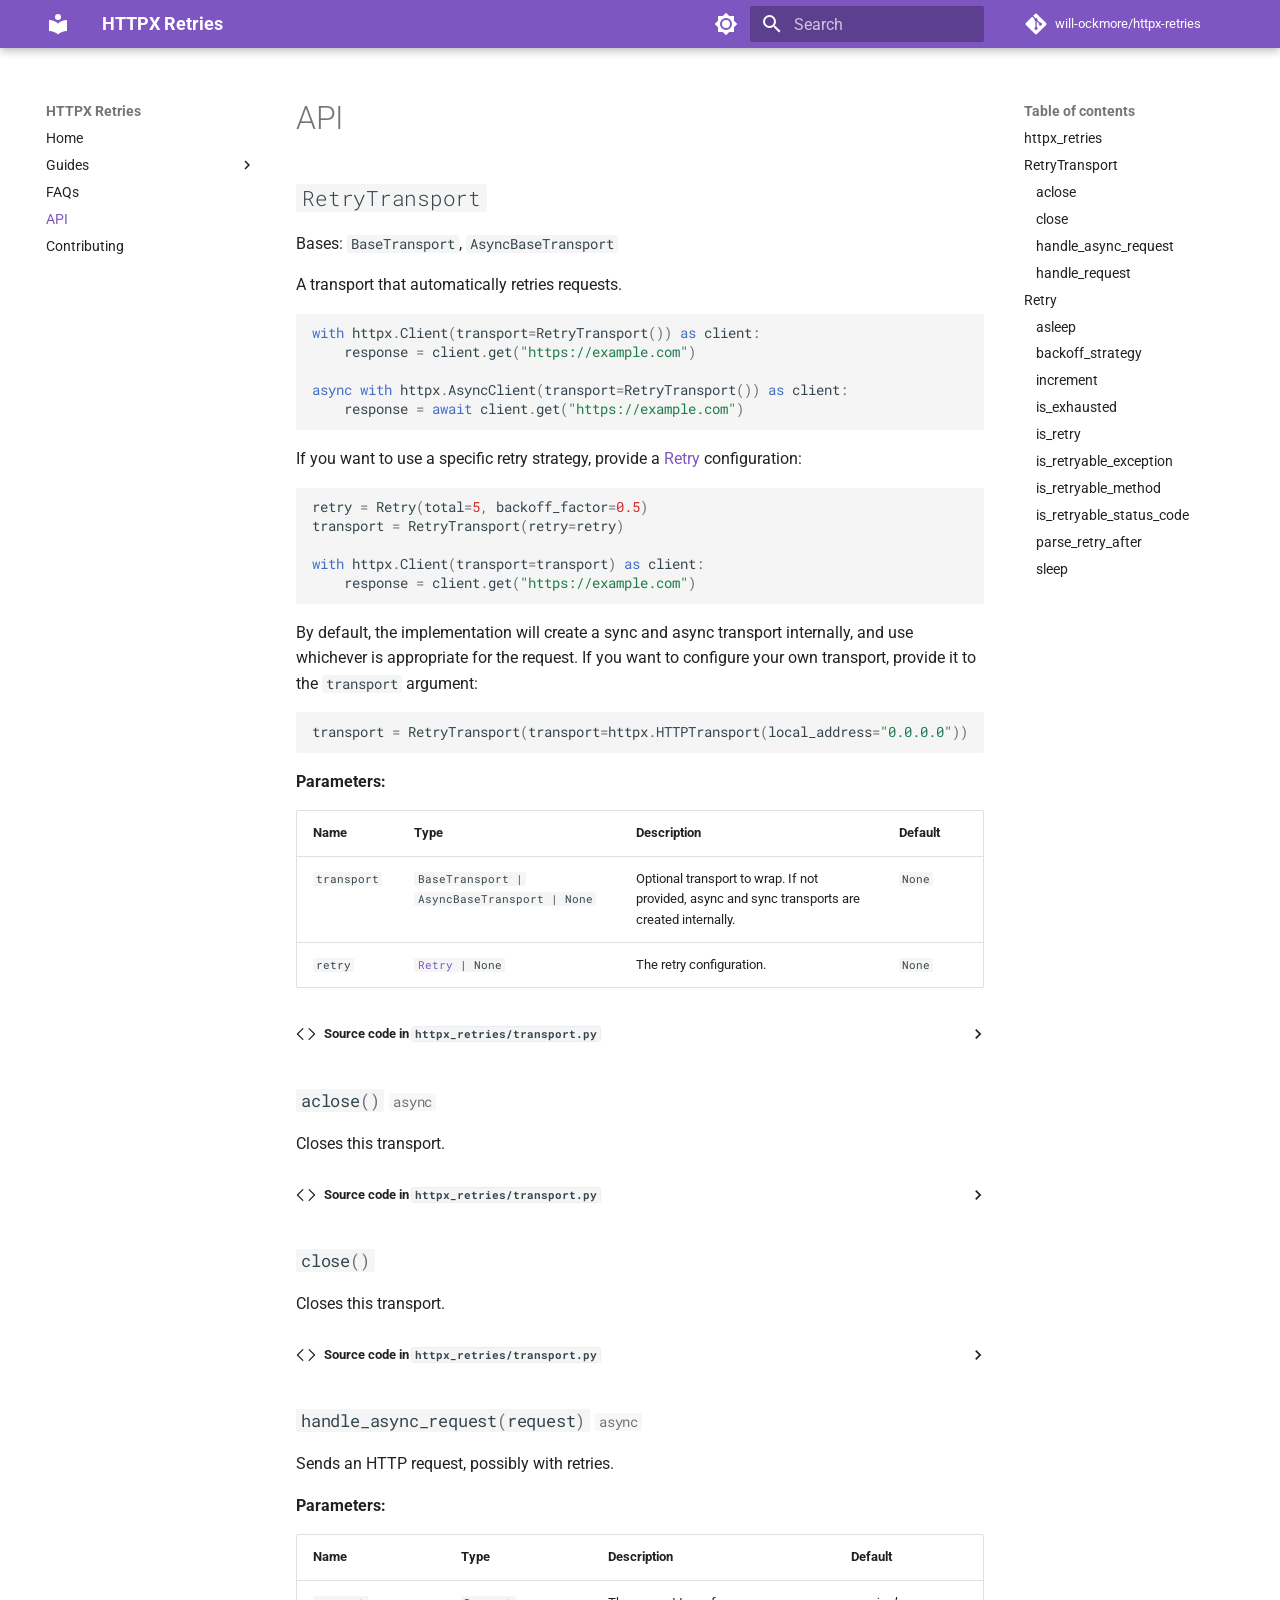
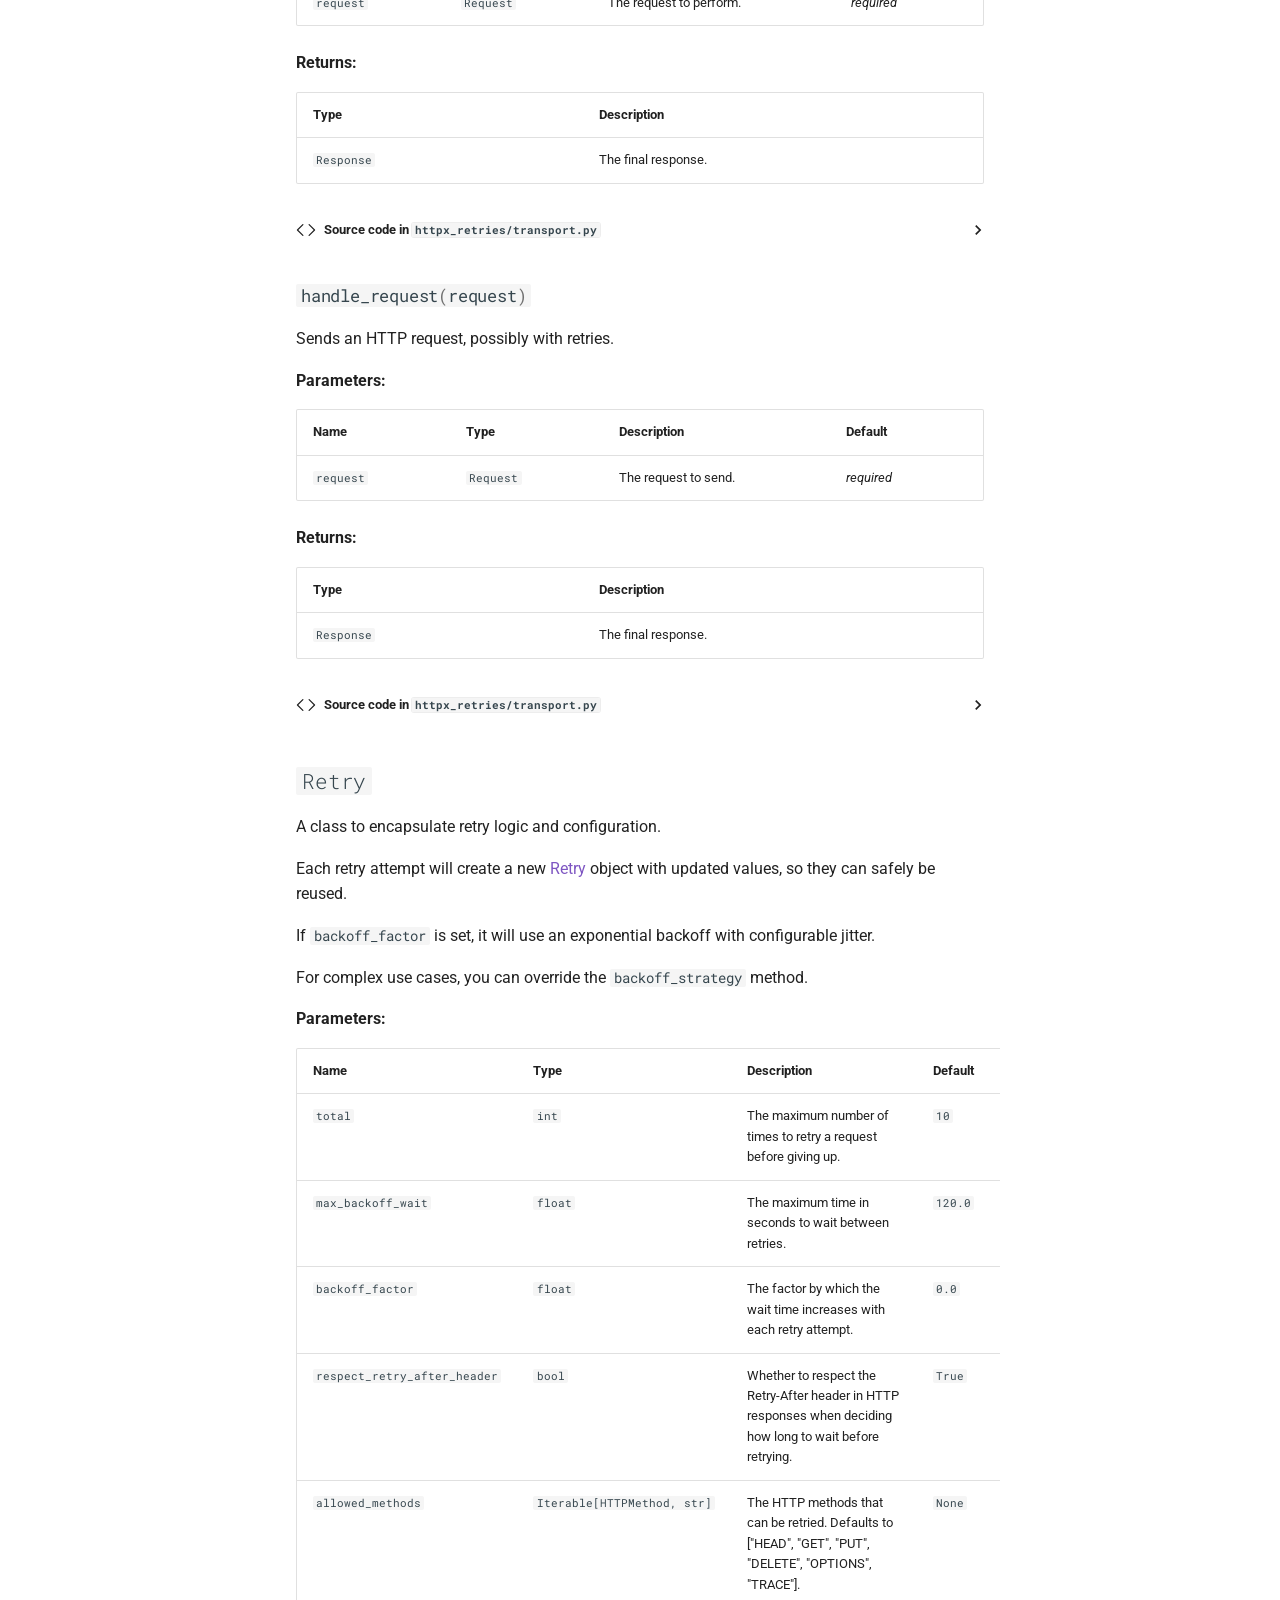
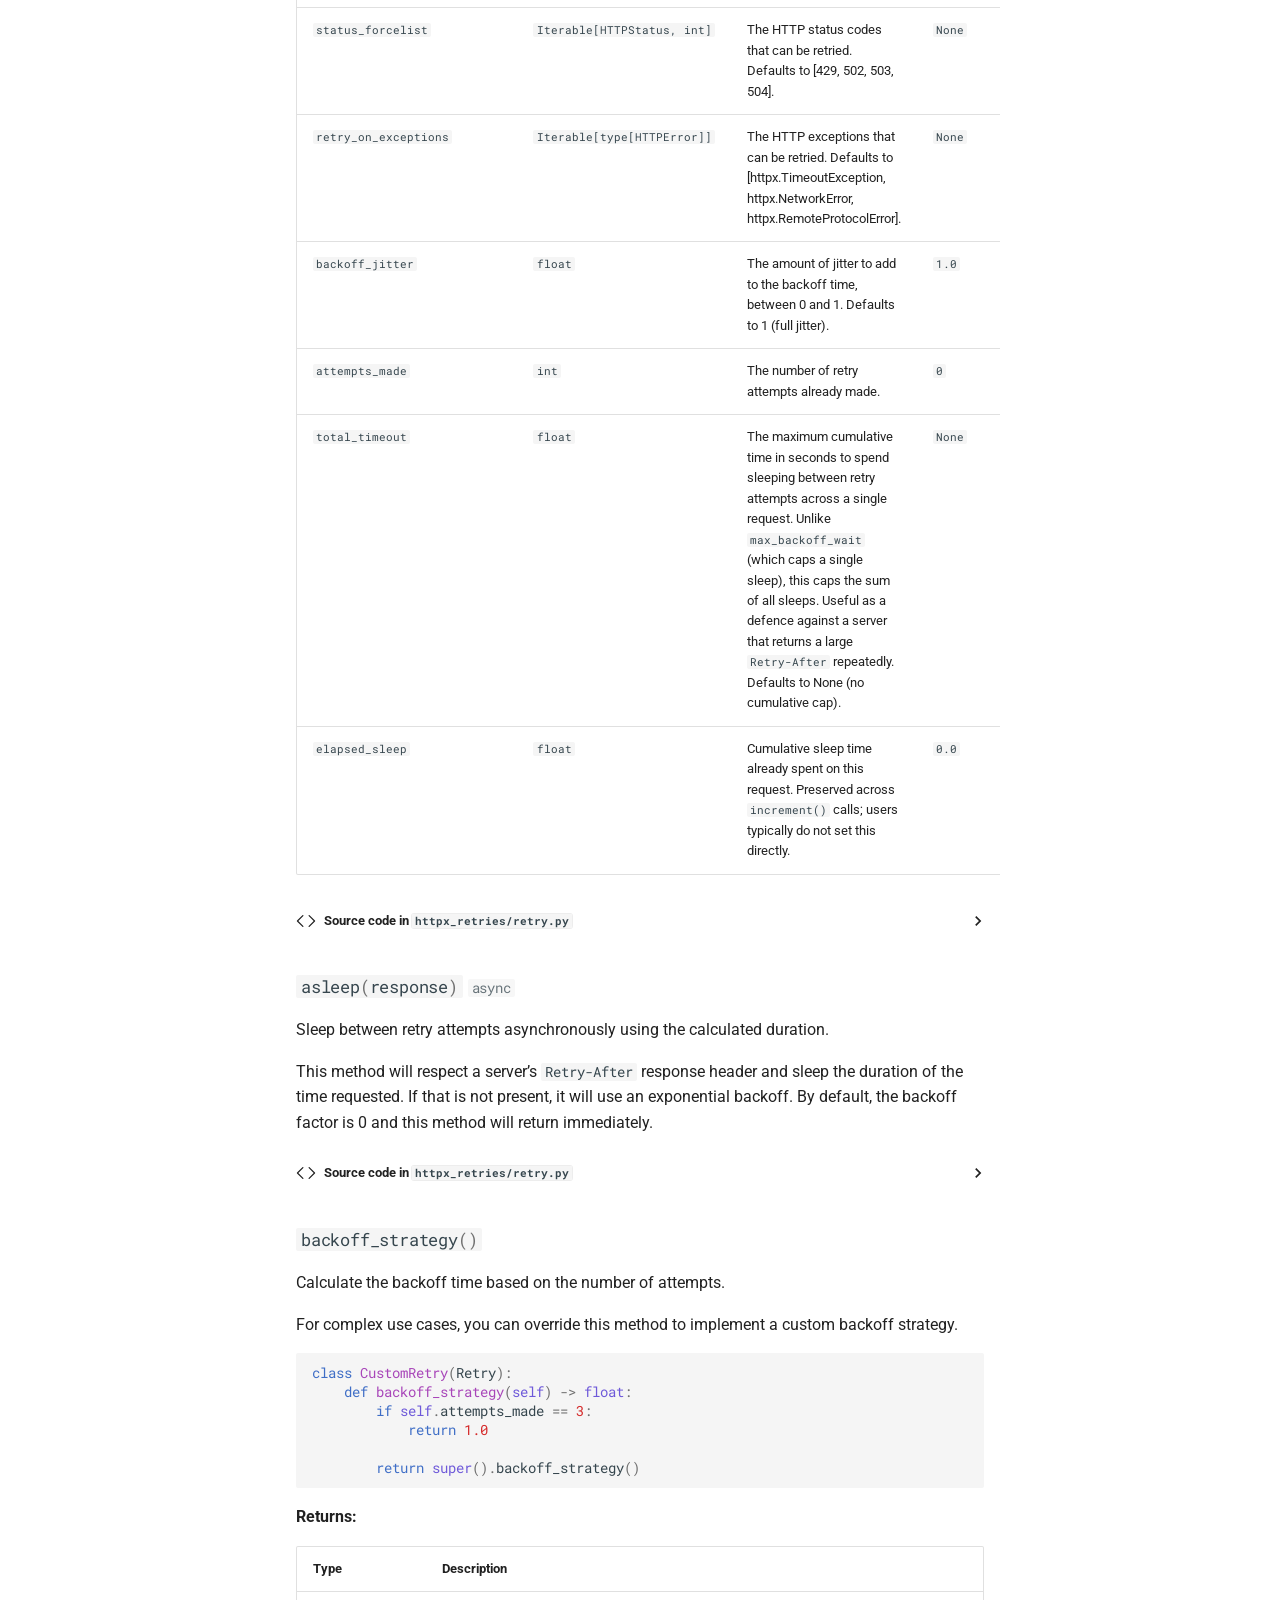
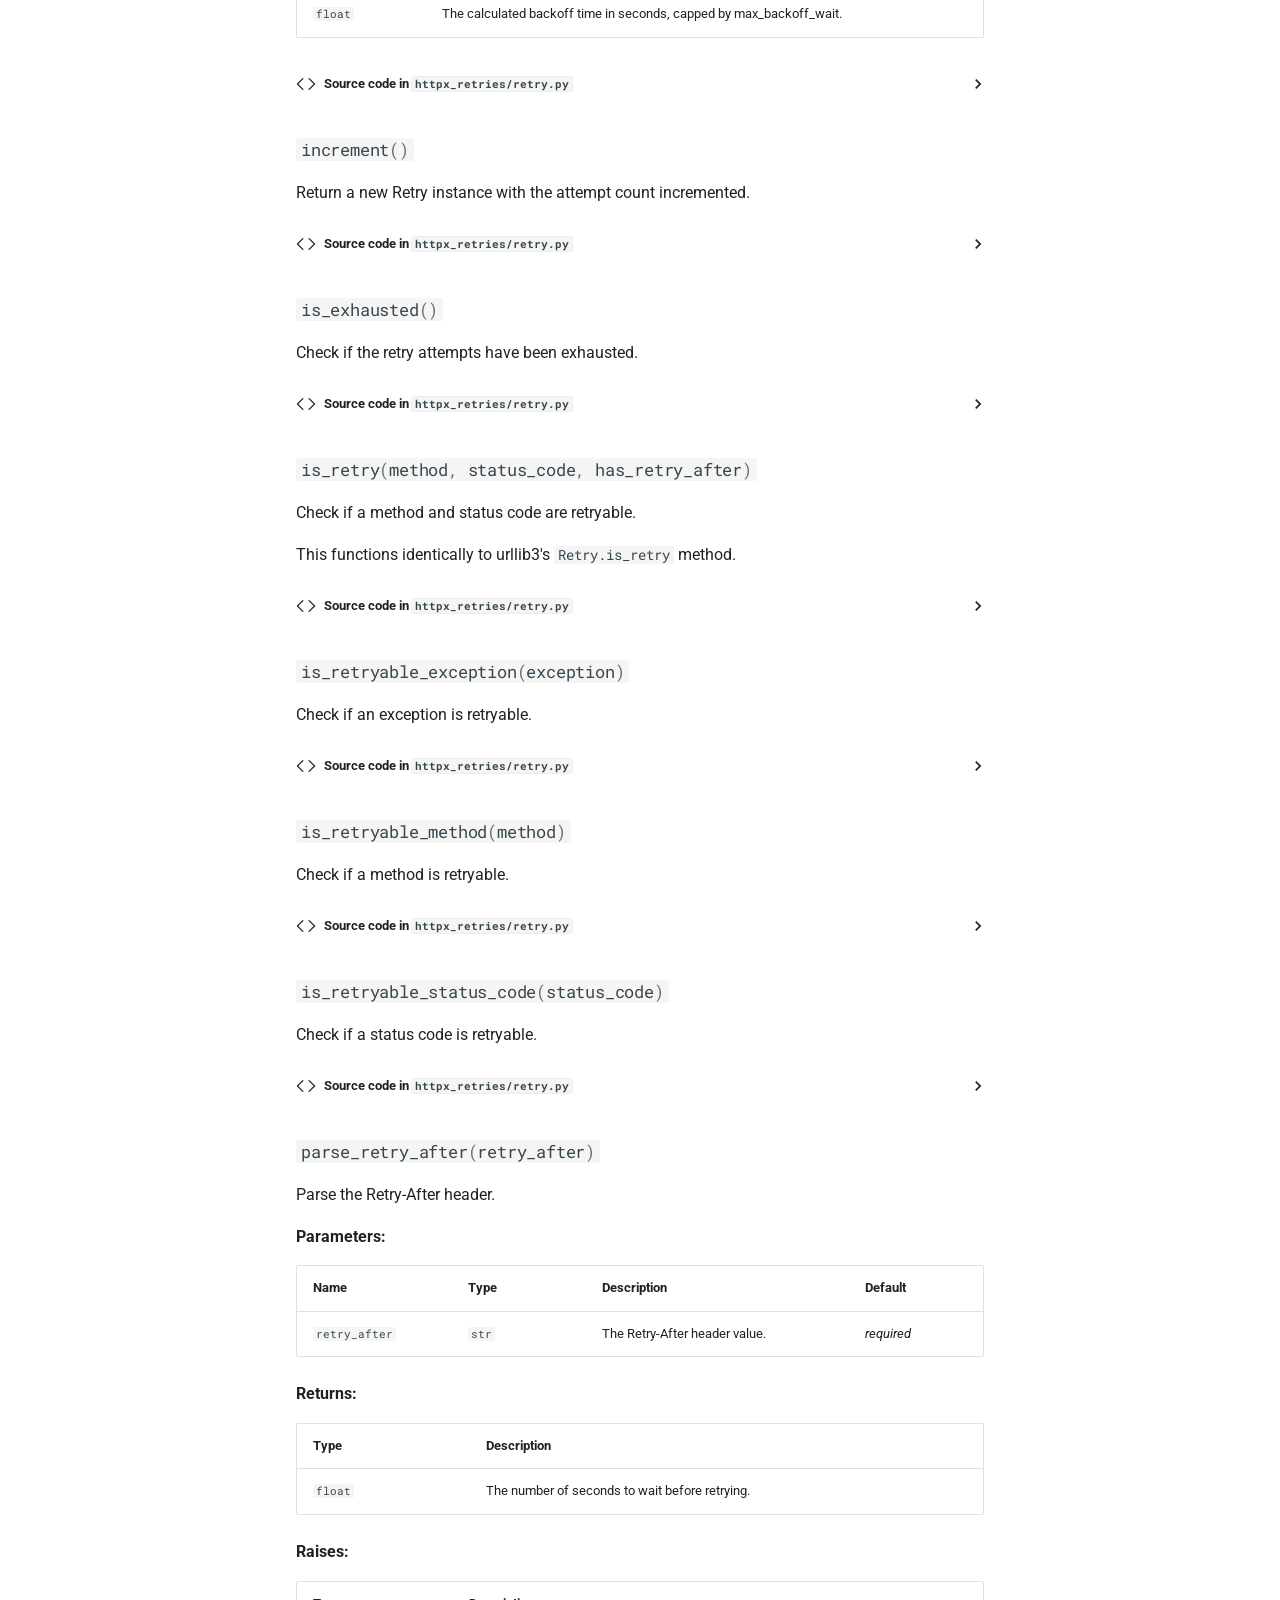
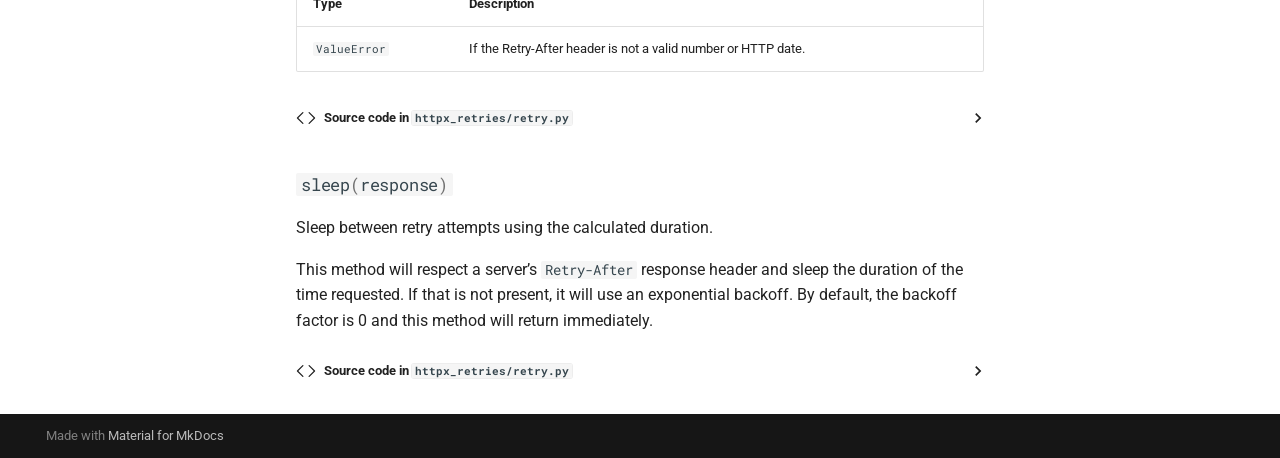
<file: api/index.html>
<!doctype html>
<html lang="en" class="no-js">
  <head>
    
      <meta charset="utf-8">
      <meta name="viewport" content="width=device-width,initial-scale=1">
      
      
      
        <link rel="canonical" href="https://will-ockmore.github.io/httpx-retries/api/">
      
      
        <link rel="prev" href="../faq/">
      
      
        <link rel="next" href="../contributing/">
      
      
        
      
      
      <link rel="icon" href="../assets/images/favicon.png">
      <meta name="generator" content="mkdocs-1.6.1, mkdocs-material-9.7.6">
    
    
      
        <title>API - HTTPX Retries</title>
      
    
    
      <link rel="stylesheet" href="../assets/stylesheets/main.484c7ddc.min.css">
      
        
        <link rel="stylesheet" href="../assets/stylesheets/palette.ab4e12ef.min.css">
      
      


    
    
      
    
    
      
        
        
        <link rel="preconnect" href="https://fonts.gstatic.com" crossorigin>
        <link rel="stylesheet" href="https://fonts.googleapis.com/css?family=Roboto:300,300i,400,400i,700,700i%7CRoboto+Mono:400,400i,700,700i&display=fallback">
        <style>:root{--md-text-font:"Roboto";--md-code-font:"Roboto Mono"}</style>
      
    
    
      <link rel="stylesheet" href="../assets/_mkdocstrings.css">
    
    <script>__md_scope=new URL("..",location),__md_hash=e=>[...e].reduce(((e,_)=>(e<<5)-e+_.charCodeAt(0)),0),__md_get=(e,_=localStorage,t=__md_scope)=>JSON.parse(_.getItem(t.pathname+"."+e)),__md_set=(e,_,t=localStorage,a=__md_scope)=>{try{t.setItem(a.pathname+"."+e,JSON.stringify(_))}catch(e){}}</script>
    
      

    
    
  </head>
  
  
    
    
      
    
    
    
    
    <body dir="ltr" data-md-color-scheme="default" data-md-color-primary="deep-purple" data-md-color-accent="deep-purple">
  
    
    <input class="md-toggle" data-md-toggle="drawer" type="checkbox" id="__drawer" autocomplete="off">
    <input class="md-toggle" data-md-toggle="search" type="checkbox" id="__search" autocomplete="off">
    <label class="md-overlay" for="__drawer"></label>
    <div data-md-component="skip">
      
        
        <a href="#httpx_retries" class="md-skip">
          Skip to content
        </a>
      
    </div>
    <div data-md-component="announce">
      
    </div>
    
    
      

  

<header class="md-header md-header--shadow" data-md-component="header">
  <nav class="md-header__inner md-grid" aria-label="Header">
    <a href=".." title="HTTPX Retries" class="md-header__button md-logo" aria-label="HTTPX Retries" data-md-component="logo">
      
  
  <svg xmlns="http://www.w3.org/2000/svg" viewBox="0 0 24 24"><path d="M12 8a3 3 0 0 0 3-3 3 3 0 0 0-3-3 3 3 0 0 0-3 3 3 3 0 0 0 3 3m0 3.54C9.64 9.35 6.5 8 3 8v11c3.5 0 6.64 1.35 9 3.54 2.36-2.19 5.5-3.54 9-3.54V8c-3.5 0-6.64 1.35-9 3.54"/></svg>

    </a>
    <label class="md-header__button md-icon" for="__drawer">
      
      <svg xmlns="http://www.w3.org/2000/svg" viewBox="0 0 24 24"><path d="M3 6h18v2H3zm0 5h18v2H3zm0 5h18v2H3z"/></svg>
    </label>
    <div class="md-header__title" data-md-component="header-title">
      <div class="md-header__ellipsis">
        <div class="md-header__topic">
          <span class="md-ellipsis">
            HTTPX Retries
          </span>
        </div>
        <div class="md-header__topic" data-md-component="header-topic">
          <span class="md-ellipsis">
            
              API
            
          </span>
        </div>
      </div>
    </div>
    
      
        <form class="md-header__option" data-md-component="palette">
  
    
    
    
    <input class="md-option" data-md-color-media="(prefers-color-scheme: light)" data-md-color-scheme="default" data-md-color-primary="deep-purple" data-md-color-accent="deep-purple"  aria-label="Switch to dark mode"  type="radio" name="__palette" id="__palette_0">
    
      <label class="md-header__button md-icon" title="Switch to dark mode" for="__palette_1" hidden>
        <svg xmlns="http://www.w3.org/2000/svg" viewBox="0 0 24 24"><path d="M12 8a4 4 0 0 0-4 4 4 4 0 0 0 4 4 4 4 0 0 0 4-4 4 4 0 0 0-4-4m0 10a6 6 0 0 1-6-6 6 6 0 0 1 6-6 6 6 0 0 1 6 6 6 6 0 0 1-6 6m8-9.31V4h-4.69L12 .69 8.69 4H4v4.69L.69 12 4 15.31V20h4.69L12 23.31 15.31 20H20v-4.69L23.31 12z"/></svg>
      </label>
    
  
    
    
    
    <input class="md-option" data-md-color-media="(prefers-color-scheme: dark)" data-md-color-scheme="slate" data-md-color-primary="deep-purple" data-md-color-accent="deep-purple"  aria-label="Switch to light mode"  type="radio" name="__palette" id="__palette_1">
    
      <label class="md-header__button md-icon" title="Switch to light mode" for="__palette_0" hidden>
        <svg xmlns="http://www.w3.org/2000/svg" viewBox="0 0 24 24"><path d="M12 18c-.89 0-1.74-.2-2.5-.55C11.56 16.5 13 14.42 13 12s-1.44-4.5-3.5-5.45C10.26 6.2 11.11 6 12 6a6 6 0 0 1 6 6 6 6 0 0 1-6 6m8-9.31V4h-4.69L12 .69 8.69 4H4v4.69L.69 12 4 15.31V20h4.69L12 23.31 15.31 20H20v-4.69L23.31 12z"/></svg>
      </label>
    
  
</form>
      
    
    
      <script>var palette=__md_get("__palette");if(palette&&palette.color){if("(prefers-color-scheme)"===palette.color.media){var media=matchMedia("(prefers-color-scheme: light)"),input=document.querySelector(media.matches?"[data-md-color-media='(prefers-color-scheme: light)']":"[data-md-color-media='(prefers-color-scheme: dark)']");palette.color.media=input.getAttribute("data-md-color-media"),palette.color.scheme=input.getAttribute("data-md-color-scheme"),palette.color.primary=input.getAttribute("data-md-color-primary"),palette.color.accent=input.getAttribute("data-md-color-accent")}for(var[key,value]of Object.entries(palette.color))document.body.setAttribute("data-md-color-"+key,value)}</script>
    
    
    
      
      
        <label class="md-header__button md-icon" for="__search">
          
          <svg xmlns="http://www.w3.org/2000/svg" viewBox="0 0 24 24"><path d="M9.5 3A6.5 6.5 0 0 1 16 9.5c0 1.61-.59 3.09-1.56 4.23l.27.27h.79l5 5-1.5 1.5-5-5v-.79l-.27-.27A6.52 6.52 0 0 1 9.5 16 6.5 6.5 0 0 1 3 9.5 6.5 6.5 0 0 1 9.5 3m0 2C7 5 5 7 5 9.5S7 14 9.5 14 14 12 14 9.5 12 5 9.5 5"/></svg>
        </label>
        <div class="md-search" data-md-component="search" role="dialog">
  <label class="md-search__overlay" for="__search"></label>
  <div class="md-search__inner" role="search">
    <form class="md-search__form" name="search">
      <input type="text" class="md-search__input" name="query" aria-label="Search" placeholder="Search" autocapitalize="off" autocorrect="off" autocomplete="off" spellcheck="false" data-md-component="search-query" required>
      <label class="md-search__icon md-icon" for="__search">
        
        <svg xmlns="http://www.w3.org/2000/svg" viewBox="0 0 24 24"><path d="M9.5 3A6.5 6.5 0 0 1 16 9.5c0 1.61-.59 3.09-1.56 4.23l.27.27h.79l5 5-1.5 1.5-5-5v-.79l-.27-.27A6.52 6.52 0 0 1 9.5 16 6.5 6.5 0 0 1 3 9.5 6.5 6.5 0 0 1 9.5 3m0 2C7 5 5 7 5 9.5S7 14 9.5 14 14 12 14 9.5 12 5 9.5 5"/></svg>
        
        <svg xmlns="http://www.w3.org/2000/svg" viewBox="0 0 24 24"><path d="M20 11v2H8l5.5 5.5-1.42 1.42L4.16 12l7.92-7.92L13.5 5.5 8 11z"/></svg>
      </label>
      <nav class="md-search__options" aria-label="Search">
        
        <button type="reset" class="md-search__icon md-icon" title="Clear" aria-label="Clear" tabindex="-1">
          
          <svg xmlns="http://www.w3.org/2000/svg" viewBox="0 0 24 24"><path d="M19 6.41 17.59 5 12 10.59 6.41 5 5 6.41 10.59 12 5 17.59 6.41 19 12 13.41 17.59 19 19 17.59 13.41 12z"/></svg>
        </button>
      </nav>
      
    </form>
    <div class="md-search__output">
      <div class="md-search__scrollwrap" tabindex="0" data-md-scrollfix>
        <div class="md-search-result" data-md-component="search-result">
          <div class="md-search-result__meta">
            Initializing search
          </div>
          <ol class="md-search-result__list" role="presentation"></ol>
        </div>
      </div>
    </div>
  </div>
</div>
      
    
    
      <div class="md-header__source">
        <a href="https://github.com/will-ockmore/httpx-retries" title="Go to repository" class="md-source" data-md-component="source">
  <div class="md-source__icon md-icon">
    
    <svg xmlns="http://www.w3.org/2000/svg" viewBox="0 0 448 512"><!--! Font Awesome Free 7.1.0 by @fontawesome - https://fontawesome.com License - https://fontawesome.com/license/free (Icons: CC BY 4.0, Fonts: SIL OFL 1.1, Code: MIT License) Copyright 2025 Fonticons, Inc.--><path d="M439.6 236.1 244 40.5c-5.4-5.5-12.8-8.5-20.4-8.5s-15 3-20.4 8.4L162.5 81l51.5 51.5c27.1-9.1 52.7 16.8 43.4 43.7l49.7 49.7c34.2-11.8 61.2 31 35.5 56.7-26.5 26.5-70.2-2.9-56-37.3L240.3 199v121.9c25.3 12.5 22.3 41.8 9.1 55-6.4 6.4-15.2 10.1-24.3 10.1s-17.8-3.6-24.3-10.1c-17.6-17.6-11.1-46.9 11.2-56v-123c-20.8-8.5-24.6-30.7-18.6-45L142.6 101 8.5 235.1C3 240.6 0 247.9 0 255.5s3 15 8.5 20.4l195.6 195.7c5.4 5.4 12.7 8.4 20.4 8.4s15-3 20.4-8.4l194.7-194.7c5.4-5.4 8.4-12.8 8.4-20.4s-3-15-8.4-20.4"/></svg>
  </div>
  <div class="md-source__repository">
    will-ockmore/httpx-retries
  </div>
</a>
      </div>
    
  </nav>
  
</header>
    
    <div class="md-container" data-md-component="container">
      
      
        
          
        
      
      <main class="md-main" data-md-component="main">
        <div class="md-main__inner md-grid">
          
            
              
              <div class="md-sidebar md-sidebar--primary" data-md-component="sidebar" data-md-type="navigation" >
                <div class="md-sidebar__scrollwrap">
                  <div class="md-sidebar__inner">
                    



<nav class="md-nav md-nav--primary" aria-label="Navigation" data-md-level="0">
  <label class="md-nav__title" for="__drawer">
    <a href=".." title="HTTPX Retries" class="md-nav__button md-logo" aria-label="HTTPX Retries" data-md-component="logo">
      
  
  <svg xmlns="http://www.w3.org/2000/svg" viewBox="0 0 24 24"><path d="M12 8a3 3 0 0 0 3-3 3 3 0 0 0-3-3 3 3 0 0 0-3 3 3 3 0 0 0 3 3m0 3.54C9.64 9.35 6.5 8 3 8v11c3.5 0 6.64 1.35 9 3.54 2.36-2.19 5.5-3.54 9-3.54V8c-3.5 0-6.64 1.35-9 3.54"/></svg>

    </a>
    HTTPX Retries
  </label>
  
    <div class="md-nav__source">
      <a href="https://github.com/will-ockmore/httpx-retries" title="Go to repository" class="md-source" data-md-component="source">
  <div class="md-source__icon md-icon">
    
    <svg xmlns="http://www.w3.org/2000/svg" viewBox="0 0 448 512"><!--! Font Awesome Free 7.1.0 by @fontawesome - https://fontawesome.com License - https://fontawesome.com/license/free (Icons: CC BY 4.0, Fonts: SIL OFL 1.1, Code: MIT License) Copyright 2025 Fonticons, Inc.--><path d="M439.6 236.1 244 40.5c-5.4-5.5-12.8-8.5-20.4-8.5s-15 3-20.4 8.4L162.5 81l51.5 51.5c27.1-9.1 52.7 16.8 43.4 43.7l49.7 49.7c34.2-11.8 61.2 31 35.5 56.7-26.5 26.5-70.2-2.9-56-37.3L240.3 199v121.9c25.3 12.5 22.3 41.8 9.1 55-6.4 6.4-15.2 10.1-24.3 10.1s-17.8-3.6-24.3-10.1c-17.6-17.6-11.1-46.9 11.2-56v-123c-20.8-8.5-24.6-30.7-18.6-45L142.6 101 8.5 235.1C3 240.6 0 247.9 0 255.5s3 15 8.5 20.4l195.6 195.7c5.4 5.4 12.7 8.4 20.4 8.4s15-3 20.4-8.4l194.7-194.7c5.4-5.4 8.4-12.8 8.4-20.4s-3-15-8.4-20.4"/></svg>
  </div>
  <div class="md-source__repository">
    will-ockmore/httpx-retries
  </div>
</a>
    </div>
  
  <ul class="md-nav__list" data-md-scrollfix>
    
      
      
  
  
  
  
    <li class="md-nav__item">
      <a href=".." class="md-nav__link">
        
  
  
  <span class="md-ellipsis">
    
  
    Home
  

    
  </span>
  
  

      </a>
    </li>
  

    
      
      
  
  
  
  
    
    
    
    
    
    <li class="md-nav__item md-nav__item--nested">
      
        
        
        <input class="md-nav__toggle md-toggle " type="checkbox" id="__nav_2" >
        
          
          <label class="md-nav__link" for="__nav_2" id="__nav_2_label" tabindex="0">
            
  
  
  <span class="md-ellipsis">
    
  
    Guides
  

    
  </span>
  
  

            <span class="md-nav__icon md-icon"></span>
          </label>
        
        <nav class="md-nav" data-md-level="1" aria-labelledby="__nav_2_label" aria-expanded="false">
          <label class="md-nav__title" for="__nav_2">
            <span class="md-nav__icon md-icon"></span>
            
  
    Guides
  

          </label>
          <ul class="md-nav__list" data-md-scrollfix>
            
              
                
  
  
  
  
    <li class="md-nav__item">
      <a href="../behaviour/" class="md-nav__link">
        
  
  
  <span class="md-ellipsis">
    
  
    Retry Behaviour
  

    
  </span>
  
  

      </a>
    </li>
  

              
            
              
                
  
  
  
  
    <li class="md-nav__item">
      <a href="../logging/" class="md-nav__link">
        
  
  
  <span class="md-ellipsis">
    
  
    Logging
  

    
  </span>
  
  

      </a>
    </li>
  

              
            
              
                
  
  
  
  
    <li class="md-nav__item">
      <a href="../differences_with_other_retry_libraries/" class="md-nav__link">
        
  
  
  <span class="md-ellipsis">
    
  
    Differences With Other Retry Libraries
  

    
  </span>
  
  

      </a>
    </li>
  

              
            
          </ul>
        </nav>
      
    </li>
  

    
      
      
  
  
  
  
    <li class="md-nav__item">
      <a href="../faq/" class="md-nav__link">
        
  
  
  <span class="md-ellipsis">
    
  
    FAQs
  

    
  </span>
  
  

      </a>
    </li>
  

    
      
      
  
  
    
  
  
  
    <li class="md-nav__item md-nav__item--active">
      
      <input class="md-nav__toggle md-toggle" type="checkbox" id="__toc">
      
      
      
        <label class="md-nav__link md-nav__link--active" for="__toc">
          
  
  
  <span class="md-ellipsis">
    
  
    API
  

    
  </span>
  
  

          <span class="md-nav__icon md-icon"></span>
        </label>
      
      <a href="./" class="md-nav__link md-nav__link--active">
        
  
  
  <span class="md-ellipsis">
    
  
    API
  

    
  </span>
  
  

      </a>
      
        

<nav class="md-nav md-nav--secondary" aria-label="Table of contents">
  
  
  
  
    <label class="md-nav__title" for="__toc">
      <span class="md-nav__icon md-icon"></span>
      Table of contents
    </label>
    <ul class="md-nav__list" data-md-component="toc" data-md-scrollfix>
      
        <li class="md-nav__item">
  <a href="#httpx_retries" class="md-nav__link">
    <span class="md-ellipsis">
      
        httpx_retries
      
    </span>
  </a>
  
</li>
      
        <li class="md-nav__item">
  <a href="#httpx_retries.RetryTransport" class="md-nav__link">
    <span class="md-ellipsis">
      
        RetryTransport
      
    </span>
  </a>
  
    <nav class="md-nav" aria-label="RetryTransport">
      <ul class="md-nav__list">
        
          <li class="md-nav__item">
  <a href="#httpx_retries.RetryTransport.aclose" class="md-nav__link">
    <span class="md-ellipsis">
      
        aclose
      
    </span>
  </a>
  
</li>
        
          <li class="md-nav__item">
  <a href="#httpx_retries.RetryTransport.close" class="md-nav__link">
    <span class="md-ellipsis">
      
        close
      
    </span>
  </a>
  
</li>
        
          <li class="md-nav__item">
  <a href="#httpx_retries.RetryTransport.handle_async_request" class="md-nav__link">
    <span class="md-ellipsis">
      
        handle_async_request
      
    </span>
  </a>
  
</li>
        
          <li class="md-nav__item">
  <a href="#httpx_retries.RetryTransport.handle_request" class="md-nav__link">
    <span class="md-ellipsis">
      
        handle_request
      
    </span>
  </a>
  
</li>
        
      </ul>
    </nav>
  
</li>
      
        <li class="md-nav__item">
  <a href="#httpx_retries.Retry" class="md-nav__link">
    <span class="md-ellipsis">
      
        Retry
      
    </span>
  </a>
  
    <nav class="md-nav" aria-label="Retry">
      <ul class="md-nav__list">
        
          <li class="md-nav__item">
  <a href="#httpx_retries.Retry.asleep" class="md-nav__link">
    <span class="md-ellipsis">
      
        asleep
      
    </span>
  </a>
  
</li>
        
          <li class="md-nav__item">
  <a href="#httpx_retries.Retry.backoff_strategy" class="md-nav__link">
    <span class="md-ellipsis">
      
        backoff_strategy
      
    </span>
  </a>
  
</li>
        
          <li class="md-nav__item">
  <a href="#httpx_retries.Retry.increment" class="md-nav__link">
    <span class="md-ellipsis">
      
        increment
      
    </span>
  </a>
  
</li>
        
          <li class="md-nav__item">
  <a href="#httpx_retries.Retry.is_exhausted" class="md-nav__link">
    <span class="md-ellipsis">
      
        is_exhausted
      
    </span>
  </a>
  
</li>
        
          <li class="md-nav__item">
  <a href="#httpx_retries.Retry.is_retry" class="md-nav__link">
    <span class="md-ellipsis">
      
        is_retry
      
    </span>
  </a>
  
</li>
        
          <li class="md-nav__item">
  <a href="#httpx_retries.Retry.is_retryable_exception" class="md-nav__link">
    <span class="md-ellipsis">
      
        is_retryable_exception
      
    </span>
  </a>
  
</li>
        
          <li class="md-nav__item">
  <a href="#httpx_retries.Retry.is_retryable_method" class="md-nav__link">
    <span class="md-ellipsis">
      
        is_retryable_method
      
    </span>
  </a>
  
</li>
        
          <li class="md-nav__item">
  <a href="#httpx_retries.Retry.is_retryable_status_code" class="md-nav__link">
    <span class="md-ellipsis">
      
        is_retryable_status_code
      
    </span>
  </a>
  
</li>
        
          <li class="md-nav__item">
  <a href="#httpx_retries.Retry.parse_retry_after" class="md-nav__link">
    <span class="md-ellipsis">
      
        parse_retry_after
      
    </span>
  </a>
  
</li>
        
          <li class="md-nav__item">
  <a href="#httpx_retries.Retry.sleep" class="md-nav__link">
    <span class="md-ellipsis">
      
        sleep
      
    </span>
  </a>
  
</li>
        
      </ul>
    </nav>
  
</li>
      
    </ul>
  
</nav>
      
    </li>
  

    
      
      
  
  
  
  
    <li class="md-nav__item">
      <a href="../contributing/" class="md-nav__link">
        
  
  
  <span class="md-ellipsis">
    
  
    Contributing
  

    
  </span>
  
  

      </a>
    </li>
  

    
  </ul>
</nav>
                  </div>
                </div>
              </div>
            
            
              
              <div class="md-sidebar md-sidebar--secondary" data-md-component="sidebar" data-md-type="toc" >
                <div class="md-sidebar__scrollwrap">
                  <div class="md-sidebar__inner">
                    

<nav class="md-nav md-nav--secondary" aria-label="Table of contents">
  
  
  
  
    <label class="md-nav__title" for="__toc">
      <span class="md-nav__icon md-icon"></span>
      Table of contents
    </label>
    <ul class="md-nav__list" data-md-component="toc" data-md-scrollfix>
      
        <li class="md-nav__item">
  <a href="#httpx_retries" class="md-nav__link">
    <span class="md-ellipsis">
      
        httpx_retries
      
    </span>
  </a>
  
</li>
      
        <li class="md-nav__item">
  <a href="#httpx_retries.RetryTransport" class="md-nav__link">
    <span class="md-ellipsis">
      
        RetryTransport
      
    </span>
  </a>
  
    <nav class="md-nav" aria-label="RetryTransport">
      <ul class="md-nav__list">
        
          <li class="md-nav__item">
  <a href="#httpx_retries.RetryTransport.aclose" class="md-nav__link">
    <span class="md-ellipsis">
      
        aclose
      
    </span>
  </a>
  
</li>
        
          <li class="md-nav__item">
  <a href="#httpx_retries.RetryTransport.close" class="md-nav__link">
    <span class="md-ellipsis">
      
        close
      
    </span>
  </a>
  
</li>
        
          <li class="md-nav__item">
  <a href="#httpx_retries.RetryTransport.handle_async_request" class="md-nav__link">
    <span class="md-ellipsis">
      
        handle_async_request
      
    </span>
  </a>
  
</li>
        
          <li class="md-nav__item">
  <a href="#httpx_retries.RetryTransport.handle_request" class="md-nav__link">
    <span class="md-ellipsis">
      
        handle_request
      
    </span>
  </a>
  
</li>
        
      </ul>
    </nav>
  
</li>
      
        <li class="md-nav__item">
  <a href="#httpx_retries.Retry" class="md-nav__link">
    <span class="md-ellipsis">
      
        Retry
      
    </span>
  </a>
  
    <nav class="md-nav" aria-label="Retry">
      <ul class="md-nav__list">
        
          <li class="md-nav__item">
  <a href="#httpx_retries.Retry.asleep" class="md-nav__link">
    <span class="md-ellipsis">
      
        asleep
      
    </span>
  </a>
  
</li>
        
          <li class="md-nav__item">
  <a href="#httpx_retries.Retry.backoff_strategy" class="md-nav__link">
    <span class="md-ellipsis">
      
        backoff_strategy
      
    </span>
  </a>
  
</li>
        
          <li class="md-nav__item">
  <a href="#httpx_retries.Retry.increment" class="md-nav__link">
    <span class="md-ellipsis">
      
        increment
      
    </span>
  </a>
  
</li>
        
          <li class="md-nav__item">
  <a href="#httpx_retries.Retry.is_exhausted" class="md-nav__link">
    <span class="md-ellipsis">
      
        is_exhausted
      
    </span>
  </a>
  
</li>
        
          <li class="md-nav__item">
  <a href="#httpx_retries.Retry.is_retry" class="md-nav__link">
    <span class="md-ellipsis">
      
        is_retry
      
    </span>
  </a>
  
</li>
        
          <li class="md-nav__item">
  <a href="#httpx_retries.Retry.is_retryable_exception" class="md-nav__link">
    <span class="md-ellipsis">
      
        is_retryable_exception
      
    </span>
  </a>
  
</li>
        
          <li class="md-nav__item">
  <a href="#httpx_retries.Retry.is_retryable_method" class="md-nav__link">
    <span class="md-ellipsis">
      
        is_retryable_method
      
    </span>
  </a>
  
</li>
        
          <li class="md-nav__item">
  <a href="#httpx_retries.Retry.is_retryable_status_code" class="md-nav__link">
    <span class="md-ellipsis">
      
        is_retryable_status_code
      
    </span>
  </a>
  
</li>
        
          <li class="md-nav__item">
  <a href="#httpx_retries.Retry.parse_retry_after" class="md-nav__link">
    <span class="md-ellipsis">
      
        parse_retry_after
      
    </span>
  </a>
  
</li>
        
          <li class="md-nav__item">
  <a href="#httpx_retries.Retry.sleep" class="md-nav__link">
    <span class="md-ellipsis">
      
        sleep
      
    </span>
  </a>
  
</li>
        
      </ul>
    </nav>
  
</li>
      
    </ul>
  
</nav>
                  </div>
                </div>
              </div>
            
          
          
            <div class="md-content" data-md-component="content">
              
              <article class="md-content__inner md-typeset">
                
                  


  
  


  <h1>API</h1>

<div class="doc doc-object doc-module">



<a id="httpx_retries"></a>
    <div class="doc doc-contents first">










<div class="doc doc-children">









<div class="doc doc-object doc-class">



<h2 id="httpx_retries.RetryTransport" class="doc doc-heading">
            <code>RetryTransport</code>


</h2>


    <div class="doc doc-contents ">
            <p class="doc doc-class-bases">
              Bases: <code><span title="httpx.BaseTransport">BaseTransport</span></code>, <code><span title="httpx.AsyncBaseTransport">AsyncBaseTransport</span></code></p>



        <p>A transport that automatically retries requests.</p>
<div class="highlight"><pre><span></span><code><span class="k">with</span> <span class="n">httpx</span><span class="o">.</span><span class="n">Client</span><span class="p">(</span><span class="n">transport</span><span class="o">=</span><span class="n">RetryTransport</span><span class="p">())</span> <span class="k">as</span> <span class="n">client</span><span class="p">:</span>
    <span class="n">response</span> <span class="o">=</span> <span class="n">client</span><span class="o">.</span><span class="n">get</span><span class="p">(</span><span class="s2">&quot;https://example.com&quot;</span><span class="p">)</span>

<span class="k">async</span> <span class="k">with</span> <span class="n">httpx</span><span class="o">.</span><span class="n">AsyncClient</span><span class="p">(</span><span class="n">transport</span><span class="o">=</span><span class="n">RetryTransport</span><span class="p">())</span> <span class="k">as</span> <span class="n">client</span><span class="p">:</span>
    <span class="n">response</span> <span class="o">=</span> <span class="k">await</span> <span class="n">client</span><span class="o">.</span><span class="n">get</span><span class="p">(</span><span class="s2">&quot;https://example.com&quot;</span><span class="p">)</span>
</code></pre></div>
<p>If you want to use a specific retry strategy, provide a <a class="autorefs autorefs-internal" href="#httpx_retries.Retry">Retry</a> configuration:</p>
<div class="highlight"><pre><span></span><code><span class="n">retry</span> <span class="o">=</span> <span class="n">Retry</span><span class="p">(</span><span class="n">total</span><span class="o">=</span><span class="mi">5</span><span class="p">,</span> <span class="n">backoff_factor</span><span class="o">=</span><span class="mf">0.5</span><span class="p">)</span>
<span class="n">transport</span> <span class="o">=</span> <span class="n">RetryTransport</span><span class="p">(</span><span class="n">retry</span><span class="o">=</span><span class="n">retry</span><span class="p">)</span>

<span class="k">with</span> <span class="n">httpx</span><span class="o">.</span><span class="n">Client</span><span class="p">(</span><span class="n">transport</span><span class="o">=</span><span class="n">transport</span><span class="p">)</span> <span class="k">as</span> <span class="n">client</span><span class="p">:</span>
    <span class="n">response</span> <span class="o">=</span> <span class="n">client</span><span class="o">.</span><span class="n">get</span><span class="p">(</span><span class="s2">&quot;https://example.com&quot;</span><span class="p">)</span>
</code></pre></div>
<p>By default, the implementation will create a sync and async transport internally, and use whichever is appropriate
for the request. If you want to configure your own transport, provide it to the <code>transport</code> argument:</p>
<div class="highlight"><pre><span></span><code><span class="n">transport</span> <span class="o">=</span> <span class="n">RetryTransport</span><span class="p">(</span><span class="n">transport</span><span class="o">=</span><span class="n">httpx</span><span class="o">.</span><span class="n">HTTPTransport</span><span class="p">(</span><span class="n">local_address</span><span class="o">=</span><span class="s2">&quot;0.0.0.0&quot;</span><span class="p">))</span>
</code></pre></div>


<p><span class="doc-section-title">Parameters:</span></p>
    <table>
      <thead>
        <tr>
          <th>Name</th>
          <th>Type</th>
          <th>Description</th>
          <th>Default</th>
        </tr>
      </thead>
      <tbody>
          <tr class="doc-section-item">
            <td>
                <code>transport</code>
            </td>
            <td>
                  <code><span title="httpx.BaseTransport">BaseTransport</span> | <span title="httpx.AsyncBaseTransport">AsyncBaseTransport</span> | None</code>
            </td>
            <td>
              <div class="doc-md-description">
                <p>Optional transport to wrap. If not provided, async and sync transports are created internally.</p>
              </div>
            </td>
            <td>
                  <code>None</code>
            </td>
          </tr>
          <tr class="doc-section-item">
            <td>
                <code>retry</code>
            </td>
            <td>
                  <code><a class="autorefs autorefs-internal" title="Retry (httpx_retries.retry.Retry)" href="#httpx_retries.Retry">Retry</a> | None</code>
            </td>
            <td>
              <div class="doc-md-description">
                <p>The retry configuration.</p>
              </div>
            </td>
            <td>
                  <code>None</code>
            </td>
          </tr>
      </tbody>
    </table>








              <details class="mkdocstrings-source">
                <summary>Source code in <code>httpx_retries/transport.py</code></summary>
                <div class="highlight"><table class="highlighttable"><tr><td class="linenos"><div class="linenodiv"><pre><span></span><span class="normal"> 13</span>
<span class="normal"> 14</span>
<span class="normal"> 15</span>
<span class="normal"> 16</span>
<span class="normal"> 17</span>
<span class="normal"> 18</span>
<span class="normal"> 19</span>
<span class="normal"> 20</span>
<span class="normal"> 21</span>
<span class="normal"> 22</span>
<span class="normal"> 23</span>
<span class="normal"> 24</span>
<span class="normal"> 25</span>
<span class="normal"> 26</span>
<span class="normal"> 27</span>
<span class="normal"> 28</span>
<span class="normal"> 29</span>
<span class="normal"> 30</span>
<span class="normal"> 31</span>
<span class="normal"> 32</span>
<span class="normal"> 33</span>
<span class="normal"> 34</span>
<span class="normal"> 35</span>
<span class="normal"> 36</span>
<span class="normal"> 37</span>
<span class="normal"> 38</span>
<span class="normal"> 39</span>
<span class="normal"> 40</span>
<span class="normal"> 41</span>
<span class="normal"> 42</span>
<span class="normal"> 43</span>
<span class="normal"> 44</span>
<span class="normal"> 45</span>
<span class="normal"> 46</span>
<span class="normal"> 47</span>
<span class="normal"> 48</span>
<span class="normal"> 49</span>
<span class="normal"> 50</span>
<span class="normal"> 51</span>
<span class="normal"> 52</span>
<span class="normal"> 53</span>
<span class="normal"> 54</span>
<span class="normal"> 55</span>
<span class="normal"> 56</span>
<span class="normal"> 57</span>
<span class="normal"> 58</span>
<span class="normal"> 59</span>
<span class="normal"> 60</span>
<span class="normal"> 61</span>
<span class="normal"> 62</span>
<span class="normal"> 63</span>
<span class="normal"> 64</span>
<span class="normal"> 65</span>
<span class="normal"> 66</span>
<span class="normal"> 67</span>
<span class="normal"> 68</span>
<span class="normal"> 69</span>
<span class="normal"> 70</span>
<span class="normal"> 71</span>
<span class="normal"> 72</span>
<span class="normal"> 73</span>
<span class="normal"> 74</span>
<span class="normal"> 75</span>
<span class="normal"> 76</span>
<span class="normal"> 77</span>
<span class="normal"> 78</span>
<span class="normal"> 79</span>
<span class="normal"> 80</span>
<span class="normal"> 81</span>
<span class="normal"> 82</span>
<span class="normal"> 83</span>
<span class="normal"> 84</span>
<span class="normal"> 85</span>
<span class="normal"> 86</span>
<span class="normal"> 87</span>
<span class="normal"> 88</span>
<span class="normal"> 89</span>
<span class="normal"> 90</span>
<span class="normal"> 91</span>
<span class="normal"> 92</span>
<span class="normal"> 93</span>
<span class="normal"> 94</span>
<span class="normal"> 95</span>
<span class="normal"> 96</span>
<span class="normal"> 97</span>
<span class="normal"> 98</span>
<span class="normal"> 99</span>
<span class="normal">100</span>
<span class="normal">101</span>
<span class="normal">102</span>
<span class="normal">103</span>
<span class="normal">104</span>
<span class="normal">105</span>
<span class="normal">106</span>
<span class="normal">107</span>
<span class="normal">108</span>
<span class="normal">109</span>
<span class="normal">110</span>
<span class="normal">111</span>
<span class="normal">112</span>
<span class="normal">113</span>
<span class="normal">114</span>
<span class="normal">115</span>
<span class="normal">116</span>
<span class="normal">117</span>
<span class="normal">118</span>
<span class="normal">119</span>
<span class="normal">120</span>
<span class="normal">121</span>
<span class="normal">122</span>
<span class="normal">123</span>
<span class="normal">124</span>
<span class="normal">125</span>
<span class="normal">126</span>
<span class="normal">127</span>
<span class="normal">128</span>
<span class="normal">129</span>
<span class="normal">130</span>
<span class="normal">131</span>
<span class="normal">132</span>
<span class="normal">133</span>
<span class="normal">134</span>
<span class="normal">135</span>
<span class="normal">136</span>
<span class="normal">137</span>
<span class="normal">138</span>
<span class="normal">139</span>
<span class="normal">140</span>
<span class="normal">141</span>
<span class="normal">142</span>
<span class="normal">143</span>
<span class="normal">144</span>
<span class="normal">145</span>
<span class="normal">146</span>
<span class="normal">147</span>
<span class="normal">148</span>
<span class="normal">149</span>
<span class="normal">150</span>
<span class="normal">151</span>
<span class="normal">152</span>
<span class="normal">153</span>
<span class="normal">154</span>
<span class="normal">155</span>
<span class="normal">156</span>
<span class="normal">157</span>
<span class="normal">158</span>
<span class="normal">159</span>
<span class="normal">160</span>
<span class="normal">161</span>
<span class="normal">162</span>
<span class="normal">163</span>
<span class="normal">164</span>
<span class="normal">165</span>
<span class="normal">166</span>
<span class="normal">167</span>
<span class="normal">168</span>
<span class="normal">169</span>
<span class="normal">170</span>
<span class="normal">171</span>
<span class="normal">172</span>
<span class="normal">173</span>
<span class="normal">174</span>
<span class="normal">175</span>
<span class="normal">176</span>
<span class="normal">177</span>
<span class="normal">178</span>
<span class="normal">179</span>
<span class="normal">180</span></pre></div></td><td class="code"><div><pre><span></span><code><span class="k">class</span><span class="w"> </span><span class="nc">RetryTransport</span><span class="p">(</span><span class="n">httpx</span><span class="o">.</span><span class="n">BaseTransport</span><span class="p">,</span> <span class="n">httpx</span><span class="o">.</span><span class="n">AsyncBaseTransport</span><span class="p">):</span>
<span class="w">    </span><span class="sd">&quot;&quot;&quot;</span>
<span class="sd">    A transport that automatically retries requests.</span>

<span class="sd">    ```python</span>
<span class="sd">    with httpx.Client(transport=RetryTransport()) as client:</span>
<span class="sd">        response = client.get(&quot;https://example.com&quot;)</span>

<span class="sd">    async with httpx.AsyncClient(transport=RetryTransport()) as client:</span>
<span class="sd">        response = await client.get(&quot;https://example.com&quot;)</span>
<span class="sd">    ```</span>

<span class="sd">    If you want to use a specific retry strategy, provide a [Retry][httpx_retries.Retry] configuration:</span>

<span class="sd">    ```python</span>
<span class="sd">    retry = Retry(total=5, backoff_factor=0.5)</span>
<span class="sd">    transport = RetryTransport(retry=retry)</span>

<span class="sd">    with httpx.Client(transport=transport) as client:</span>
<span class="sd">        response = client.get(&quot;https://example.com&quot;)</span>
<span class="sd">    ```</span>

<span class="sd">    By default, the implementation will create a sync and async transport internally, and use whichever is appropriate</span>
<span class="sd">    for the request. If you want to configure your own transport, provide it to the `transport` argument:</span>

<span class="sd">    ```python</span>
<span class="sd">    transport = RetryTransport(transport=httpx.HTTPTransport(local_address=&quot;0.0.0.0&quot;))</span>
<span class="sd">    ```</span>

<span class="sd">    Args:</span>
<span class="sd">        transport: Optional transport to wrap. If not provided, async and sync transports are created internally.</span>
<span class="sd">        retry: The retry configuration.</span>
<span class="sd">    &quot;&quot;&quot;</span>

    <span class="k">def</span><span class="w"> </span><span class="fm">__init__</span><span class="p">(</span>
        <span class="bp">self</span><span class="p">,</span>
        <span class="n">transport</span><span class="p">:</span> <span class="n">httpx</span><span class="o">.</span><span class="n">BaseTransport</span> <span class="o">|</span> <span class="n">httpx</span><span class="o">.</span><span class="n">AsyncBaseTransport</span> <span class="o">|</span> <span class="kc">None</span> <span class="o">=</span> <span class="kc">None</span><span class="p">,</span>
        <span class="n">retry</span><span class="p">:</span> <span class="n">Retry</span> <span class="o">|</span> <span class="kc">None</span> <span class="o">=</span> <span class="kc">None</span><span class="p">,</span>
    <span class="p">)</span> <span class="o">-&gt;</span> <span class="kc">None</span><span class="p">:</span>
        <span class="bp">self</span><span class="o">.</span><span class="n">retry</span> <span class="o">=</span> <span class="n">retry</span> <span class="ow">or</span> <span class="n">Retry</span><span class="p">()</span>

        <span class="k">if</span> <span class="n">transport</span> <span class="ow">is</span> <span class="ow">not</span> <span class="kc">None</span><span class="p">:</span>
            <span class="bp">self</span><span class="o">.</span><span class="n">_sync_transport</span> <span class="o">=</span> <span class="n">transport</span> <span class="k">if</span> <span class="nb">isinstance</span><span class="p">(</span><span class="n">transport</span><span class="p">,</span> <span class="n">httpx</span><span class="o">.</span><span class="n">BaseTransport</span><span class="p">)</span> <span class="k">else</span> <span class="kc">None</span>
            <span class="bp">self</span><span class="o">.</span><span class="n">_async_transport</span> <span class="o">=</span> <span class="n">transport</span> <span class="k">if</span> <span class="nb">isinstance</span><span class="p">(</span><span class="n">transport</span><span class="p">,</span> <span class="n">httpx</span><span class="o">.</span><span class="n">AsyncBaseTransport</span><span class="p">)</span> <span class="k">else</span> <span class="kc">None</span>
        <span class="k">else</span><span class="p">:</span>
            <span class="bp">self</span><span class="o">.</span><span class="n">_sync_transport</span> <span class="o">=</span> <span class="n">httpx</span><span class="o">.</span><span class="n">HTTPTransport</span><span class="p">()</span>
            <span class="bp">self</span><span class="o">.</span><span class="n">_async_transport</span> <span class="o">=</span> <span class="n">httpx</span><span class="o">.</span><span class="n">AsyncHTTPTransport</span><span class="p">()</span>

    <span class="k">def</span><span class="w"> </span><span class="nf">close</span><span class="p">(</span><span class="bp">self</span><span class="p">)</span> <span class="o">-&gt;</span> <span class="kc">None</span><span class="p">:</span>
<span class="w">        </span><span class="sd">&quot;&quot;&quot;</span>
<span class="sd">        Closes this transport.</span>
<span class="sd">        &quot;&quot;&quot;</span>
        <span class="k">if</span> <span class="bp">self</span><span class="o">.</span><span class="n">_sync_transport</span> <span class="ow">is</span> <span class="ow">not</span> <span class="kc">None</span><span class="p">:</span>
            <span class="bp">self</span><span class="o">.</span><span class="n">_sync_transport</span><span class="o">.</span><span class="n">close</span><span class="p">()</span>

    <span class="k">async</span> <span class="k">def</span><span class="w"> </span><span class="nf">aclose</span><span class="p">(</span><span class="bp">self</span><span class="p">)</span> <span class="o">-&gt;</span> <span class="kc">None</span><span class="p">:</span>
<span class="w">        </span><span class="sd">&quot;&quot;&quot;</span>
<span class="sd">        Closes this transport.</span>
<span class="sd">        &quot;&quot;&quot;</span>
        <span class="k">if</span> <span class="bp">self</span><span class="o">.</span><span class="n">_async_transport</span> <span class="ow">is</span> <span class="ow">not</span> <span class="kc">None</span><span class="p">:</span>
            <span class="k">await</span> <span class="bp">self</span><span class="o">.</span><span class="n">_async_transport</span><span class="o">.</span><span class="n">aclose</span><span class="p">()</span>

    <span class="k">def</span><span class="w"> </span><span class="nf">handle_request</span><span class="p">(</span><span class="bp">self</span><span class="p">,</span> <span class="n">request</span><span class="p">:</span> <span class="n">httpx</span><span class="o">.</span><span class="n">Request</span><span class="p">)</span> <span class="o">-&gt;</span> <span class="n">httpx</span><span class="o">.</span><span class="n">Response</span><span class="p">:</span>
<span class="w">        </span><span class="sd">&quot;&quot;&quot;</span>
<span class="sd">        Sends an HTTP request, possibly with retries.</span>

<span class="sd">        Args:</span>
<span class="sd">            request (httpx.Request): The request to send.</span>

<span class="sd">        Returns:</span>
<span class="sd">            The final response.</span>
<span class="sd">        &quot;&quot;&quot;</span>
        <span class="k">if</span> <span class="bp">self</span><span class="o">.</span><span class="n">_sync_transport</span> <span class="ow">is</span> <span class="kc">None</span><span class="p">:</span>
            <span class="k">raise</span> <span class="ne">RuntimeError</span><span class="p">(</span><span class="s2">&quot;Synchronous request received but no sync transport available&quot;</span><span class="p">)</span>

        <span class="n">logger</span><span class="o">.</span><span class="n">debug</span><span class="p">(</span><span class="s2">&quot;handle_request started request=</span><span class="si">%s</span><span class="s2">&quot;</span><span class="p">,</span> <span class="n">request</span><span class="p">)</span>

        <span class="k">if</span> <span class="bp">self</span><span class="o">.</span><span class="n">retry</span><span class="o">.</span><span class="n">is_retryable_method</span><span class="p">(</span><span class="n">request</span><span class="o">.</span><span class="n">method</span><span class="p">):</span>
            <span class="n">send_method</span> <span class="o">=</span> <span class="n">partial</span><span class="p">(</span><span class="bp">self</span><span class="o">.</span><span class="n">_sync_transport</span><span class="o">.</span><span class="n">handle_request</span><span class="p">)</span>
            <span class="n">response</span> <span class="o">=</span> <span class="bp">self</span><span class="o">.</span><span class="n">_retry_operation</span><span class="p">(</span><span class="n">request</span><span class="p">,</span> <span class="n">send_method</span><span class="p">)</span>
        <span class="k">else</span><span class="p">:</span>
            <span class="n">response</span> <span class="o">=</span> <span class="bp">self</span><span class="o">.</span><span class="n">_sync_transport</span><span class="o">.</span><span class="n">handle_request</span><span class="p">(</span><span class="n">request</span><span class="p">)</span>

        <span class="n">logger</span><span class="o">.</span><span class="n">debug</span><span class="p">(</span><span class="s2">&quot;handle_request finished request=</span><span class="si">%s</span><span class="s2"> response=</span><span class="si">%s</span><span class="s2">&quot;</span><span class="p">,</span> <span class="n">request</span><span class="p">,</span> <span class="n">response</span><span class="p">)</span>

        <span class="k">return</span> <span class="n">response</span>

    <span class="k">async</span> <span class="k">def</span><span class="w"> </span><span class="nf">handle_async_request</span><span class="p">(</span><span class="bp">self</span><span class="p">,</span> <span class="n">request</span><span class="p">:</span> <span class="n">httpx</span><span class="o">.</span><span class="n">Request</span><span class="p">)</span> <span class="o">-&gt;</span> <span class="n">httpx</span><span class="o">.</span><span class="n">Response</span><span class="p">:</span>
<span class="w">        </span><span class="sd">&quot;&quot;&quot;Sends an HTTP request, possibly with retries.</span>

<span class="sd">        Args:</span>
<span class="sd">            request: The request to perform.</span>

<span class="sd">        Returns:</span>
<span class="sd">            The final response.</span>
<span class="sd">        &quot;&quot;&quot;</span>
        <span class="k">if</span> <span class="bp">self</span><span class="o">.</span><span class="n">_async_transport</span> <span class="ow">is</span> <span class="kc">None</span><span class="p">:</span>
            <span class="k">raise</span> <span class="ne">RuntimeError</span><span class="p">(</span><span class="s2">&quot;Async request received but no async transport available&quot;</span><span class="p">)</span>

        <span class="n">logger</span><span class="o">.</span><span class="n">debug</span><span class="p">(</span><span class="s2">&quot;handle_async_request started request=</span><span class="si">%s</span><span class="s2">&quot;</span><span class="p">,</span> <span class="n">request</span><span class="p">)</span>

        <span class="k">if</span> <span class="bp">self</span><span class="o">.</span><span class="n">retry</span><span class="o">.</span><span class="n">is_retryable_method</span><span class="p">(</span><span class="n">request</span><span class="o">.</span><span class="n">method</span><span class="p">):</span>
            <span class="n">send_method</span> <span class="o">=</span> <span class="n">partial</span><span class="p">(</span><span class="bp">self</span><span class="o">.</span><span class="n">_async_transport</span><span class="o">.</span><span class="n">handle_async_request</span><span class="p">)</span>
            <span class="n">response</span> <span class="o">=</span> <span class="k">await</span> <span class="bp">self</span><span class="o">.</span><span class="n">_retry_operation_async</span><span class="p">(</span><span class="n">request</span><span class="p">,</span> <span class="n">send_method</span><span class="p">)</span>
        <span class="k">else</span><span class="p">:</span>
            <span class="n">response</span> <span class="o">=</span> <span class="k">await</span> <span class="bp">self</span><span class="o">.</span><span class="n">_async_transport</span><span class="o">.</span><span class="n">handle_async_request</span><span class="p">(</span><span class="n">request</span><span class="p">)</span>

        <span class="n">logger</span><span class="o">.</span><span class="n">debug</span><span class="p">(</span><span class="s2">&quot;handle_async_request finished request=</span><span class="si">%s</span><span class="s2"> response=</span><span class="si">%s</span><span class="s2">&quot;</span><span class="p">,</span> <span class="n">request</span><span class="p">,</span> <span class="n">response</span><span class="p">)</span>

        <span class="k">return</span> <span class="n">response</span>

    <span class="k">def</span><span class="w"> </span><span class="nf">_retry_operation</span><span class="p">(</span>
        <span class="bp">self</span><span class="p">,</span>
        <span class="n">request</span><span class="p">:</span> <span class="n">httpx</span><span class="o">.</span><span class="n">Request</span><span class="p">,</span>
        <span class="n">send_method</span><span class="p">:</span> <span class="n">Callable</span><span class="p">[</span><span class="o">...</span><span class="p">,</span> <span class="n">httpx</span><span class="o">.</span><span class="n">Response</span><span class="p">],</span>
    <span class="p">)</span> <span class="o">-&gt;</span> <span class="n">httpx</span><span class="o">.</span><span class="n">Response</span><span class="p">:</span>
        <span class="n">retry</span> <span class="o">=</span> <span class="bp">self</span><span class="o">.</span><span class="n">retry</span>
        <span class="n">response</span><span class="p">:</span> <span class="n">httpx</span><span class="o">.</span><span class="n">Response</span> <span class="o">|</span> <span class="ne">Exception</span> <span class="o">|</span> <span class="kc">None</span> <span class="o">=</span> <span class="kc">None</span>

        <span class="k">while</span> <span class="kc">True</span><span class="p">:</span>
            <span class="k">if</span> <span class="n">response</span> <span class="ow">is</span> <span class="ow">not</span> <span class="kc">None</span><span class="p">:</span>
                <span class="k">if</span> <span class="nb">isinstance</span><span class="p">(</span><span class="n">response</span><span class="p">,</span> <span class="n">httpx</span><span class="o">.</span><span class="n">Response</span><span class="p">):</span>
                    <span class="n">response</span><span class="o">.</span><span class="n">close</span><span class="p">()</span>

                <span class="n">logger</span><span class="o">.</span><span class="n">debug</span><span class="p">(</span><span class="s2">&quot;_retry_operation retrying request=</span><span class="si">%s</span><span class="s2"> response=</span><span class="si">%s</span><span class="s2"> retry=</span><span class="si">%s</span><span class="s2">&quot;</span><span class="p">,</span> <span class="n">request</span><span class="p">,</span> <span class="n">response</span><span class="p">,</span> <span class="n">retry</span><span class="p">)</span>
                <span class="n">retry</span> <span class="o">=</span> <span class="n">retry</span><span class="o">.</span><span class="n">increment</span><span class="p">()</span>
                <span class="n">retry</span><span class="o">.</span><span class="n">sleep</span><span class="p">(</span><span class="n">response</span><span class="p">)</span>
            <span class="k">try</span><span class="p">:</span>
                <span class="n">response</span> <span class="o">=</span> <span class="n">send_method</span><span class="p">(</span><span class="n">request</span><span class="p">)</span>
            <span class="k">except</span> <span class="ne">Exception</span> <span class="k">as</span> <span class="n">e</span><span class="p">:</span>
                <span class="k">if</span> <span class="n">retry</span><span class="o">.</span><span class="n">is_exhausted</span><span class="p">()</span> <span class="ow">or</span> <span class="ow">not</span> <span class="n">retry</span><span class="o">.</span><span class="n">is_retryable_exception</span><span class="p">(</span><span class="n">e</span><span class="p">):</span>
                    <span class="k">raise</span>

                <span class="n">response</span> <span class="o">=</span> <span class="n">e</span>
                <span class="k">continue</span>

            <span class="k">if</span> <span class="n">retry</span><span class="o">.</span><span class="n">is_exhausted</span><span class="p">()</span> <span class="ow">or</span> <span class="ow">not</span> <span class="n">retry</span><span class="o">.</span><span class="n">is_retryable_status_code</span><span class="p">(</span><span class="n">response</span><span class="o">.</span><span class="n">status_code</span><span class="p">):</span>
                <span class="k">return</span> <span class="n">response</span>

    <span class="k">async</span> <span class="k">def</span><span class="w"> </span><span class="nf">_retry_operation_async</span><span class="p">(</span>
        <span class="bp">self</span><span class="p">,</span>
        <span class="n">request</span><span class="p">:</span> <span class="n">httpx</span><span class="o">.</span><span class="n">Request</span><span class="p">,</span>
        <span class="n">send_method</span><span class="p">:</span> <span class="n">Callable</span><span class="p">[</span><span class="o">...</span><span class="p">,</span> <span class="n">Coroutine</span><span class="p">[</span><span class="n">Any</span><span class="p">,</span> <span class="n">Any</span><span class="p">,</span> <span class="n">httpx</span><span class="o">.</span><span class="n">Response</span><span class="p">]],</span>
    <span class="p">)</span> <span class="o">-&gt;</span> <span class="n">httpx</span><span class="o">.</span><span class="n">Response</span><span class="p">:</span>
        <span class="n">retry</span> <span class="o">=</span> <span class="bp">self</span><span class="o">.</span><span class="n">retry</span>
        <span class="n">response</span><span class="p">:</span> <span class="n">httpx</span><span class="o">.</span><span class="n">Response</span> <span class="o">|</span> <span class="ne">Exception</span> <span class="o">|</span> <span class="kc">None</span> <span class="o">=</span> <span class="kc">None</span>

        <span class="k">while</span> <span class="kc">True</span><span class="p">:</span>
            <span class="k">if</span> <span class="n">response</span> <span class="ow">is</span> <span class="ow">not</span> <span class="kc">None</span><span class="p">:</span>
                <span class="k">if</span> <span class="nb">isinstance</span><span class="p">(</span><span class="n">response</span><span class="p">,</span> <span class="n">httpx</span><span class="o">.</span><span class="n">Response</span><span class="p">):</span>
                    <span class="k">await</span> <span class="n">response</span><span class="o">.</span><span class="n">aclose</span><span class="p">()</span>

                <span class="n">logger</span><span class="o">.</span><span class="n">debug</span><span class="p">(</span>
                    <span class="s2">&quot;_retry_operation_async retrying request=</span><span class="si">%s</span><span class="s2"> response=</span><span class="si">%s</span><span class="s2"> retry=</span><span class="si">%s</span><span class="s2">&quot;</span><span class="p">,</span> <span class="n">request</span><span class="p">,</span> <span class="n">response</span><span class="p">,</span> <span class="n">retry</span>
                <span class="p">)</span>
                <span class="n">retry</span> <span class="o">=</span> <span class="n">retry</span><span class="o">.</span><span class="n">increment</span><span class="p">()</span>
                <span class="k">await</span> <span class="n">retry</span><span class="o">.</span><span class="n">asleep</span><span class="p">(</span><span class="n">response</span><span class="p">)</span>
            <span class="k">try</span><span class="p">:</span>
                <span class="n">response</span> <span class="o">=</span> <span class="k">await</span> <span class="n">send_method</span><span class="p">(</span><span class="n">request</span><span class="p">)</span>
            <span class="k">except</span> <span class="ne">Exception</span> <span class="k">as</span> <span class="n">e</span><span class="p">:</span>
                <span class="k">if</span> <span class="n">retry</span><span class="o">.</span><span class="n">is_exhausted</span><span class="p">()</span> <span class="ow">or</span> <span class="ow">not</span> <span class="n">retry</span><span class="o">.</span><span class="n">is_retryable_exception</span><span class="p">(</span><span class="n">e</span><span class="p">):</span>
                    <span class="k">raise</span>

                <span class="n">response</span> <span class="o">=</span> <span class="n">e</span>
                <span class="k">continue</span>

            <span class="k">if</span> <span class="n">retry</span><span class="o">.</span><span class="n">is_exhausted</span><span class="p">()</span> <span class="ow">or</span> <span class="ow">not</span> <span class="n">retry</span><span class="o">.</span><span class="n">is_retryable_status_code</span><span class="p">(</span><span class="n">response</span><span class="o">.</span><span class="n">status_code</span><span class="p">):</span>
                <span class="k">return</span> <span class="n">response</span>
</code></pre></div></td></tr></table></div>
              </details>



<div class="doc doc-children">










<div class="doc doc-object doc-function">


<h3 id="httpx_retries.RetryTransport.aclose" class="doc doc-heading">
            <code class="highlight language-python"><span class="n">aclose</span><span class="p">()</span></code>

  <span class="doc doc-labels">
      <small class="doc doc-label doc-label-async"><code>async</code></small>
  </span>

</h3>


    <div class="doc doc-contents ">

        <p>Closes this transport.</p>


            <details class="mkdocstrings-source">
              <summary>Source code in <code>httpx_retries/transport.py</code></summary>
              <div class="highlight"><table class="highlighttable"><tr><td class="linenos"><div class="linenodiv"><pre><span></span><span class="normal">68</span>
<span class="normal">69</span>
<span class="normal">70</span>
<span class="normal">71</span>
<span class="normal">72</span>
<span class="normal">73</span></pre></div></td><td class="code"><div><pre><span></span><code><span class="k">async</span> <span class="k">def</span><span class="w"> </span><span class="nf">aclose</span><span class="p">(</span><span class="bp">self</span><span class="p">)</span> <span class="o">-&gt;</span> <span class="kc">None</span><span class="p">:</span>
<span class="w">    </span><span class="sd">&quot;&quot;&quot;</span>
<span class="sd">    Closes this transport.</span>
<span class="sd">    &quot;&quot;&quot;</span>
    <span class="k">if</span> <span class="bp">self</span><span class="o">.</span><span class="n">_async_transport</span> <span class="ow">is</span> <span class="ow">not</span> <span class="kc">None</span><span class="p">:</span>
        <span class="k">await</span> <span class="bp">self</span><span class="o">.</span><span class="n">_async_transport</span><span class="o">.</span><span class="n">aclose</span><span class="p">()</span>
</code></pre></div></td></tr></table></div>
            </details>
    </div>

</div>

<div class="doc doc-object doc-function">


<h3 id="httpx_retries.RetryTransport.close" class="doc doc-heading">
            <code class="highlight language-python"><span class="n">close</span><span class="p">()</span></code>

</h3>


    <div class="doc doc-contents ">

        <p>Closes this transport.</p>


            <details class="mkdocstrings-source">
              <summary>Source code in <code>httpx_retries/transport.py</code></summary>
              <div class="highlight"><table class="highlighttable"><tr><td class="linenos"><div class="linenodiv"><pre><span></span><span class="normal">61</span>
<span class="normal">62</span>
<span class="normal">63</span>
<span class="normal">64</span>
<span class="normal">65</span>
<span class="normal">66</span></pre></div></td><td class="code"><div><pre><span></span><code><span class="k">def</span><span class="w"> </span><span class="nf">close</span><span class="p">(</span><span class="bp">self</span><span class="p">)</span> <span class="o">-&gt;</span> <span class="kc">None</span><span class="p">:</span>
<span class="w">    </span><span class="sd">&quot;&quot;&quot;</span>
<span class="sd">    Closes this transport.</span>
<span class="sd">    &quot;&quot;&quot;</span>
    <span class="k">if</span> <span class="bp">self</span><span class="o">.</span><span class="n">_sync_transport</span> <span class="ow">is</span> <span class="ow">not</span> <span class="kc">None</span><span class="p">:</span>
        <span class="bp">self</span><span class="o">.</span><span class="n">_sync_transport</span><span class="o">.</span><span class="n">close</span><span class="p">()</span>
</code></pre></div></td></tr></table></div>
            </details>
    </div>

</div>

<div class="doc doc-object doc-function">


<h3 id="httpx_retries.RetryTransport.handle_async_request" class="doc doc-heading">
            <code class="highlight language-python"><span class="n">handle_async_request</span><span class="p">(</span><span class="n">request</span><span class="p">)</span></code>

  <span class="doc doc-labels">
      <small class="doc doc-label doc-label-async"><code>async</code></small>
  </span>

</h3>


    <div class="doc doc-contents ">

        <p>Sends an HTTP request, possibly with retries.</p>


<p><span class="doc-section-title">Parameters:</span></p>
    <table>
      <thead>
        <tr>
          <th>Name</th>
          <th>Type</th>
          <th>Description</th>
          <th>Default</th>
        </tr>
      </thead>
      <tbody>
          <tr class="doc-section-item">
            <td>
                <code>request</code>
            </td>
            <td>
                  <code><span title="httpx.Request">Request</span></code>
            </td>
            <td>
              <div class="doc-md-description">
                <p>The request to perform.</p>
              </div>
            </td>
            <td>
                <em>required</em>
            </td>
          </tr>
      </tbody>
    </table>


    <p><span class="doc-section-title">Returns:</span></p>
    <table>
      <thead>
        <tr>
          <th>Type</th>
          <th>Description</th>
        </tr>
      </thead>
      <tbody>
          <tr class="doc-section-item">
            <td>
                  <code><span title="httpx.Response">Response</span></code>
            </td>
            <td>
              <div class="doc-md-description">
                <p>The final response.</p>
              </div>
            </td>
          </tr>
      </tbody>
    </table>


            <details class="mkdocstrings-source">
              <summary>Source code in <code>httpx_retries/transport.py</code></summary>
              <div class="highlight"><table class="highlighttable"><tr><td class="linenos"><div class="linenodiv"><pre><span></span><span class="normal">100</span>
<span class="normal">101</span>
<span class="normal">102</span>
<span class="normal">103</span>
<span class="normal">104</span>
<span class="normal">105</span>
<span class="normal">106</span>
<span class="normal">107</span>
<span class="normal">108</span>
<span class="normal">109</span>
<span class="normal">110</span>
<span class="normal">111</span>
<span class="normal">112</span>
<span class="normal">113</span>
<span class="normal">114</span>
<span class="normal">115</span>
<span class="normal">116</span>
<span class="normal">117</span>
<span class="normal">118</span>
<span class="normal">119</span>
<span class="normal">120</span>
<span class="normal">121</span>
<span class="normal">122</span></pre></div></td><td class="code"><div><pre><span></span><code><span class="k">async</span> <span class="k">def</span><span class="w"> </span><span class="nf">handle_async_request</span><span class="p">(</span><span class="bp">self</span><span class="p">,</span> <span class="n">request</span><span class="p">:</span> <span class="n">httpx</span><span class="o">.</span><span class="n">Request</span><span class="p">)</span> <span class="o">-&gt;</span> <span class="n">httpx</span><span class="o">.</span><span class="n">Response</span><span class="p">:</span>
<span class="w">    </span><span class="sd">&quot;&quot;&quot;Sends an HTTP request, possibly with retries.</span>

<span class="sd">    Args:</span>
<span class="sd">        request: The request to perform.</span>

<span class="sd">    Returns:</span>
<span class="sd">        The final response.</span>
<span class="sd">    &quot;&quot;&quot;</span>
    <span class="k">if</span> <span class="bp">self</span><span class="o">.</span><span class="n">_async_transport</span> <span class="ow">is</span> <span class="kc">None</span><span class="p">:</span>
        <span class="k">raise</span> <span class="ne">RuntimeError</span><span class="p">(</span><span class="s2">&quot;Async request received but no async transport available&quot;</span><span class="p">)</span>

    <span class="n">logger</span><span class="o">.</span><span class="n">debug</span><span class="p">(</span><span class="s2">&quot;handle_async_request started request=</span><span class="si">%s</span><span class="s2">&quot;</span><span class="p">,</span> <span class="n">request</span><span class="p">)</span>

    <span class="k">if</span> <span class="bp">self</span><span class="o">.</span><span class="n">retry</span><span class="o">.</span><span class="n">is_retryable_method</span><span class="p">(</span><span class="n">request</span><span class="o">.</span><span class="n">method</span><span class="p">):</span>
        <span class="n">send_method</span> <span class="o">=</span> <span class="n">partial</span><span class="p">(</span><span class="bp">self</span><span class="o">.</span><span class="n">_async_transport</span><span class="o">.</span><span class="n">handle_async_request</span><span class="p">)</span>
        <span class="n">response</span> <span class="o">=</span> <span class="k">await</span> <span class="bp">self</span><span class="o">.</span><span class="n">_retry_operation_async</span><span class="p">(</span><span class="n">request</span><span class="p">,</span> <span class="n">send_method</span><span class="p">)</span>
    <span class="k">else</span><span class="p">:</span>
        <span class="n">response</span> <span class="o">=</span> <span class="k">await</span> <span class="bp">self</span><span class="o">.</span><span class="n">_async_transport</span><span class="o">.</span><span class="n">handle_async_request</span><span class="p">(</span><span class="n">request</span><span class="p">)</span>

    <span class="n">logger</span><span class="o">.</span><span class="n">debug</span><span class="p">(</span><span class="s2">&quot;handle_async_request finished request=</span><span class="si">%s</span><span class="s2"> response=</span><span class="si">%s</span><span class="s2">&quot;</span><span class="p">,</span> <span class="n">request</span><span class="p">,</span> <span class="n">response</span><span class="p">)</span>

    <span class="k">return</span> <span class="n">response</span>
</code></pre></div></td></tr></table></div>
            </details>
    </div>

</div>

<div class="doc doc-object doc-function">


<h3 id="httpx_retries.RetryTransport.handle_request" class="doc doc-heading">
            <code class="highlight language-python"><span class="n">handle_request</span><span class="p">(</span><span class="n">request</span><span class="p">)</span></code>

</h3>


    <div class="doc doc-contents ">

        <p>Sends an HTTP request, possibly with retries.</p>


<p><span class="doc-section-title">Parameters:</span></p>
    <table>
      <thead>
        <tr>
          <th>Name</th>
          <th>Type</th>
          <th>Description</th>
          <th>Default</th>
        </tr>
      </thead>
      <tbody>
          <tr class="doc-section-item">
            <td>
                <code>request</code>
            </td>
            <td>
                  <code><span title="httpx.Request">Request</span></code>
            </td>
            <td>
              <div class="doc-md-description">
                <p>The request to send.</p>
              </div>
            </td>
            <td>
                <em>required</em>
            </td>
          </tr>
      </tbody>
    </table>


    <p><span class="doc-section-title">Returns:</span></p>
    <table>
      <thead>
        <tr>
          <th>Type</th>
          <th>Description</th>
        </tr>
      </thead>
      <tbody>
          <tr class="doc-section-item">
            <td>
                  <code><span title="httpx.Response">Response</span></code>
            </td>
            <td>
              <div class="doc-md-description">
                <p>The final response.</p>
              </div>
            </td>
          </tr>
      </tbody>
    </table>


            <details class="mkdocstrings-source">
              <summary>Source code in <code>httpx_retries/transport.py</code></summary>
              <div class="highlight"><table class="highlighttable"><tr><td class="linenos"><div class="linenodiv"><pre><span></span><span class="normal">75</span>
<span class="normal">76</span>
<span class="normal">77</span>
<span class="normal">78</span>
<span class="normal">79</span>
<span class="normal">80</span>
<span class="normal">81</span>
<span class="normal">82</span>
<span class="normal">83</span>
<span class="normal">84</span>
<span class="normal">85</span>
<span class="normal">86</span>
<span class="normal">87</span>
<span class="normal">88</span>
<span class="normal">89</span>
<span class="normal">90</span>
<span class="normal">91</span>
<span class="normal">92</span>
<span class="normal">93</span>
<span class="normal">94</span>
<span class="normal">95</span>
<span class="normal">96</span>
<span class="normal">97</span>
<span class="normal">98</span></pre></div></td><td class="code"><div><pre><span></span><code><span class="k">def</span><span class="w"> </span><span class="nf">handle_request</span><span class="p">(</span><span class="bp">self</span><span class="p">,</span> <span class="n">request</span><span class="p">:</span> <span class="n">httpx</span><span class="o">.</span><span class="n">Request</span><span class="p">)</span> <span class="o">-&gt;</span> <span class="n">httpx</span><span class="o">.</span><span class="n">Response</span><span class="p">:</span>
<span class="w">    </span><span class="sd">&quot;&quot;&quot;</span>
<span class="sd">    Sends an HTTP request, possibly with retries.</span>

<span class="sd">    Args:</span>
<span class="sd">        request (httpx.Request): The request to send.</span>

<span class="sd">    Returns:</span>
<span class="sd">        The final response.</span>
<span class="sd">    &quot;&quot;&quot;</span>
    <span class="k">if</span> <span class="bp">self</span><span class="o">.</span><span class="n">_sync_transport</span> <span class="ow">is</span> <span class="kc">None</span><span class="p">:</span>
        <span class="k">raise</span> <span class="ne">RuntimeError</span><span class="p">(</span><span class="s2">&quot;Synchronous request received but no sync transport available&quot;</span><span class="p">)</span>

    <span class="n">logger</span><span class="o">.</span><span class="n">debug</span><span class="p">(</span><span class="s2">&quot;handle_request started request=</span><span class="si">%s</span><span class="s2">&quot;</span><span class="p">,</span> <span class="n">request</span><span class="p">)</span>

    <span class="k">if</span> <span class="bp">self</span><span class="o">.</span><span class="n">retry</span><span class="o">.</span><span class="n">is_retryable_method</span><span class="p">(</span><span class="n">request</span><span class="o">.</span><span class="n">method</span><span class="p">):</span>
        <span class="n">send_method</span> <span class="o">=</span> <span class="n">partial</span><span class="p">(</span><span class="bp">self</span><span class="o">.</span><span class="n">_sync_transport</span><span class="o">.</span><span class="n">handle_request</span><span class="p">)</span>
        <span class="n">response</span> <span class="o">=</span> <span class="bp">self</span><span class="o">.</span><span class="n">_retry_operation</span><span class="p">(</span><span class="n">request</span><span class="p">,</span> <span class="n">send_method</span><span class="p">)</span>
    <span class="k">else</span><span class="p">:</span>
        <span class="n">response</span> <span class="o">=</span> <span class="bp">self</span><span class="o">.</span><span class="n">_sync_transport</span><span class="o">.</span><span class="n">handle_request</span><span class="p">(</span><span class="n">request</span><span class="p">)</span>

    <span class="n">logger</span><span class="o">.</span><span class="n">debug</span><span class="p">(</span><span class="s2">&quot;handle_request finished request=</span><span class="si">%s</span><span class="s2"> response=</span><span class="si">%s</span><span class="s2">&quot;</span><span class="p">,</span> <span class="n">request</span><span class="p">,</span> <span class="n">response</span><span class="p">)</span>

    <span class="k">return</span> <span class="n">response</span>
</code></pre></div></td></tr></table></div>
            </details>
    </div>

</div>



  </div>

    </div>

</div>

<div class="doc doc-object doc-class">



<h2 id="httpx_retries.Retry" class="doc doc-heading">
            <code>Retry</code>


</h2>


    <div class="doc doc-contents ">



        <p>A class to encapsulate retry logic and configuration.</p>
<p>Each retry attempt will create a new <a class="autorefs autorefs-internal" href="#httpx_retries.Retry">Retry</a> object with updated values,
so they can safely be reused.</p>
<p>If <code>backoff_factor</code> is set, it will use an exponential backoff with configurable jitter.</p>
<p>For complex use cases, you can override the <code>backoff_strategy</code> method.</p>


<p><span class="doc-section-title">Parameters:</span></p>
    <table>
      <thead>
        <tr>
          <th>Name</th>
          <th>Type</th>
          <th>Description</th>
          <th>Default</th>
        </tr>
      </thead>
      <tbody>
          <tr class="doc-section-item">
            <td>
                <code>total</code>
            </td>
            <td>
                  <code><span title="int">int</span></code>
            </td>
            <td>
              <div class="doc-md-description">
                <p>The maximum number of times to retry a request before giving up.</p>
              </div>
            </td>
            <td>
                  <code>10</code>
            </td>
          </tr>
          <tr class="doc-section-item">
            <td>
                <code>max_backoff_wait</code>
            </td>
            <td>
                  <code><span title="float">float</span></code>
            </td>
            <td>
              <div class="doc-md-description">
                <p>The maximum time in seconds to wait between retries.</p>
              </div>
            </td>
            <td>
                  <code>120.0</code>
            </td>
          </tr>
          <tr class="doc-section-item">
            <td>
                <code>backoff_factor</code>
            </td>
            <td>
                  <code><span title="float">float</span></code>
            </td>
            <td>
              <div class="doc-md-description">
                <p>The factor by which the wait time increases with each retry attempt.</p>
              </div>
            </td>
            <td>
                  <code>0.0</code>
            </td>
          </tr>
          <tr class="doc-section-item">
            <td>
                <code>respect_retry_after_header</code>
            </td>
            <td>
                  <code><span title="bool">bool</span></code>
            </td>
            <td>
              <div class="doc-md-description">
                <p>Whether to respect the Retry-After header in HTTP responses
when deciding how long to wait before retrying.</p>
              </div>
            </td>
            <td>
                  <code>True</code>
            </td>
          </tr>
          <tr class="doc-section-item">
            <td>
                <code>allowed_methods</code>
            </td>
            <td>
                  <code><span title="collections.abc.Iterable">Iterable</span>[<span title="http.HTTPMethod">HTTPMethod</span>, <span title="str">str</span>]</code>
            </td>
            <td>
              <div class="doc-md-description">
                <p>The HTTP methods that can be retried. Defaults to
["HEAD", "GET", "PUT", "DELETE", "OPTIONS", "TRACE"].</p>
              </div>
            </td>
            <td>
                  <code>None</code>
            </td>
          </tr>
          <tr class="doc-section-item">
            <td>
                <code>status_forcelist</code>
            </td>
            <td>
                  <code><span title="collections.abc.Iterable">Iterable</span>[<span title="http.HTTPStatus">HTTPStatus</span>, <span title="int">int</span>]</code>
            </td>
            <td>
              <div class="doc-md-description">
                <p>The HTTP status codes that can be retried.
Defaults to [429, 502, 503, 504].</p>
              </div>
            </td>
            <td>
                  <code>None</code>
            </td>
          </tr>
          <tr class="doc-section-item">
            <td>
                <code>retry_on_exceptions</code>
            </td>
            <td>
                  <code><span title="collections.abc.Iterable">Iterable</span>[<span title="type">type</span>[<span title="httpx.HTTPError">HTTPError</span>]]</code>
            </td>
            <td>
              <div class="doc-md-description">
                <p>The HTTP exceptions that can be retried.
Defaults to [httpx.TimeoutException, httpx.NetworkError, httpx.RemoteProtocolError].</p>
              </div>
            </td>
            <td>
                  <code>None</code>
            </td>
          </tr>
          <tr class="doc-section-item">
            <td>
                <code>backoff_jitter</code>
            </td>
            <td>
                  <code><span title="float">float</span></code>
            </td>
            <td>
              <div class="doc-md-description">
                <p>The amount of jitter to add to the backoff time, between 0 and 1.
Defaults to 1 (full jitter).</p>
              </div>
            </td>
            <td>
                  <code>1.0</code>
            </td>
          </tr>
          <tr class="doc-section-item">
            <td>
                <code>attempts_made</code>
            </td>
            <td>
                  <code><span title="int">int</span></code>
            </td>
            <td>
              <div class="doc-md-description">
                <p>The number of retry attempts already made.</p>
              </div>
            </td>
            <td>
                  <code>0</code>
            </td>
          </tr>
          <tr class="doc-section-item">
            <td>
                <code>total_timeout</code>
            </td>
            <td>
                  <code><span title="float">float</span></code>
            </td>
            <td>
              <div class="doc-md-description">
                <p>The maximum cumulative time in seconds to spend sleeping between retry
attempts across a single request. Unlike <code>max_backoff_wait</code> (which caps a single sleep), this caps the
sum of all sleeps. Useful as a defence against a server that returns a large <code>Retry-After</code>
repeatedly. Defaults to None (no cumulative cap).</p>
              </div>
            </td>
            <td>
                  <code>None</code>
            </td>
          </tr>
          <tr class="doc-section-item">
            <td>
                <code>elapsed_sleep</code>
            </td>
            <td>
                  <code><span title="float">float</span></code>
            </td>
            <td>
              <div class="doc-md-description">
                <p>Cumulative sleep time already spent on this request. Preserved across
<code>increment()</code> calls; users typically do not set this directly.</p>
              </div>
            </td>
            <td>
                  <code>0.0</code>
            </td>
          </tr>
      </tbody>
    </table>








              <details class="mkdocstrings-source">
                <summary>Source code in <code>httpx_retries/retry.py</code></summary>
                <div class="highlight"><table class="highlighttable"><tr><td class="linenos"><div class="linenodiv"><pre><span></span><span class="normal"> 33</span>
<span class="normal"> 34</span>
<span class="normal"> 35</span>
<span class="normal"> 36</span>
<span class="normal"> 37</span>
<span class="normal"> 38</span>
<span class="normal"> 39</span>
<span class="normal"> 40</span>
<span class="normal"> 41</span>
<span class="normal"> 42</span>
<span class="normal"> 43</span>
<span class="normal"> 44</span>
<span class="normal"> 45</span>
<span class="normal"> 46</span>
<span class="normal"> 47</span>
<span class="normal"> 48</span>
<span class="normal"> 49</span>
<span class="normal"> 50</span>
<span class="normal"> 51</span>
<span class="normal"> 52</span>
<span class="normal"> 53</span>
<span class="normal"> 54</span>
<span class="normal"> 55</span>
<span class="normal"> 56</span>
<span class="normal"> 57</span>
<span class="normal"> 58</span>
<span class="normal"> 59</span>
<span class="normal"> 60</span>
<span class="normal"> 61</span>
<span class="normal"> 62</span>
<span class="normal"> 63</span>
<span class="normal"> 64</span>
<span class="normal"> 65</span>
<span class="normal"> 66</span>
<span class="normal"> 67</span>
<span class="normal"> 68</span>
<span class="normal"> 69</span>
<span class="normal"> 70</span>
<span class="normal"> 71</span>
<span class="normal"> 72</span>
<span class="normal"> 73</span>
<span class="normal"> 74</span>
<span class="normal"> 75</span>
<span class="normal"> 76</span>
<span class="normal"> 77</span>
<span class="normal"> 78</span>
<span class="normal"> 79</span>
<span class="normal"> 80</span>
<span class="normal"> 81</span>
<span class="normal"> 82</span>
<span class="normal"> 83</span>
<span class="normal"> 84</span>
<span class="normal"> 85</span>
<span class="normal"> 86</span>
<span class="normal"> 87</span>
<span class="normal"> 88</span>
<span class="normal"> 89</span>
<span class="normal"> 90</span>
<span class="normal"> 91</span>
<span class="normal"> 92</span>
<span class="normal"> 93</span>
<span class="normal"> 94</span>
<span class="normal"> 95</span>
<span class="normal"> 96</span>
<span class="normal"> 97</span>
<span class="normal"> 98</span>
<span class="normal"> 99</span>
<span class="normal">100</span>
<span class="normal">101</span>
<span class="normal">102</span>
<span class="normal">103</span>
<span class="normal">104</span>
<span class="normal">105</span>
<span class="normal">106</span>
<span class="normal">107</span>
<span class="normal">108</span>
<span class="normal">109</span>
<span class="normal">110</span>
<span class="normal">111</span>
<span class="normal">112</span>
<span class="normal">113</span>
<span class="normal">114</span>
<span class="normal">115</span>
<span class="normal">116</span>
<span class="normal">117</span>
<span class="normal">118</span>
<span class="normal">119</span>
<span class="normal">120</span>
<span class="normal">121</span>
<span class="normal">122</span>
<span class="normal">123</span>
<span class="normal">124</span>
<span class="normal">125</span>
<span class="normal">126</span>
<span class="normal">127</span>
<span class="normal">128</span>
<span class="normal">129</span>
<span class="normal">130</span>
<span class="normal">131</span>
<span class="normal">132</span>
<span class="normal">133</span>
<span class="normal">134</span>
<span class="normal">135</span>
<span class="normal">136</span>
<span class="normal">137</span>
<span class="normal">138</span>
<span class="normal">139</span>
<span class="normal">140</span>
<span class="normal">141</span>
<span class="normal">142</span>
<span class="normal">143</span>
<span class="normal">144</span>
<span class="normal">145</span>
<span class="normal">146</span>
<span class="normal">147</span>
<span class="normal">148</span>
<span class="normal">149</span>
<span class="normal">150</span>
<span class="normal">151</span>
<span class="normal">152</span>
<span class="normal">153</span>
<span class="normal">154</span>
<span class="normal">155</span>
<span class="normal">156</span>
<span class="normal">157</span>
<span class="normal">158</span>
<span class="normal">159</span>
<span class="normal">160</span>
<span class="normal">161</span>
<span class="normal">162</span>
<span class="normal">163</span>
<span class="normal">164</span>
<span class="normal">165</span>
<span class="normal">166</span>
<span class="normal">167</span>
<span class="normal">168</span>
<span class="normal">169</span>
<span class="normal">170</span>
<span class="normal">171</span>
<span class="normal">172</span>
<span class="normal">173</span>
<span class="normal">174</span>
<span class="normal">175</span>
<span class="normal">176</span>
<span class="normal">177</span>
<span class="normal">178</span>
<span class="normal">179</span>
<span class="normal">180</span>
<span class="normal">181</span>
<span class="normal">182</span>
<span class="normal">183</span>
<span class="normal">184</span>
<span class="normal">185</span>
<span class="normal">186</span>
<span class="normal">187</span>
<span class="normal">188</span>
<span class="normal">189</span>
<span class="normal">190</span>
<span class="normal">191</span>
<span class="normal">192</span>
<span class="normal">193</span>
<span class="normal">194</span>
<span class="normal">195</span>
<span class="normal">196</span>
<span class="normal">197</span>
<span class="normal">198</span>
<span class="normal">199</span>
<span class="normal">200</span>
<span class="normal">201</span>
<span class="normal">202</span>
<span class="normal">203</span>
<span class="normal">204</span>
<span class="normal">205</span>
<span class="normal">206</span>
<span class="normal">207</span>
<span class="normal">208</span>
<span class="normal">209</span>
<span class="normal">210</span>
<span class="normal">211</span>
<span class="normal">212</span>
<span class="normal">213</span>
<span class="normal">214</span>
<span class="normal">215</span>
<span class="normal">216</span>
<span class="normal">217</span>
<span class="normal">218</span>
<span class="normal">219</span>
<span class="normal">220</span>
<span class="normal">221</span>
<span class="normal">222</span>
<span class="normal">223</span>
<span class="normal">224</span>
<span class="normal">225</span>
<span class="normal">226</span>
<span class="normal">227</span>
<span class="normal">228</span>
<span class="normal">229</span>
<span class="normal">230</span>
<span class="normal">231</span>
<span class="normal">232</span>
<span class="normal">233</span>
<span class="normal">234</span>
<span class="normal">235</span>
<span class="normal">236</span>
<span class="normal">237</span>
<span class="normal">238</span>
<span class="normal">239</span>
<span class="normal">240</span>
<span class="normal">241</span>
<span class="normal">242</span>
<span class="normal">243</span>
<span class="normal">244</span>
<span class="normal">245</span>
<span class="normal">246</span>
<span class="normal">247</span>
<span class="normal">248</span>
<span class="normal">249</span>
<span class="normal">250</span>
<span class="normal">251</span>
<span class="normal">252</span>
<span class="normal">253</span>
<span class="normal">254</span>
<span class="normal">255</span>
<span class="normal">256</span>
<span class="normal">257</span>
<span class="normal">258</span>
<span class="normal">259</span>
<span class="normal">260</span>
<span class="normal">261</span>
<span class="normal">262</span>
<span class="normal">263</span>
<span class="normal">264</span>
<span class="normal">265</span>
<span class="normal">266</span>
<span class="normal">267</span>
<span class="normal">268</span>
<span class="normal">269</span>
<span class="normal">270</span>
<span class="normal">271</span>
<span class="normal">272</span>
<span class="normal">273</span>
<span class="normal">274</span>
<span class="normal">275</span>
<span class="normal">276</span>
<span class="normal">277</span>
<span class="normal">278</span>
<span class="normal">279</span>
<span class="normal">280</span>
<span class="normal">281</span>
<span class="normal">282</span>
<span class="normal">283</span>
<span class="normal">284</span>
<span class="normal">285</span>
<span class="normal">286</span>
<span class="normal">287</span>
<span class="normal">288</span>
<span class="normal">289</span>
<span class="normal">290</span>
<span class="normal">291</span>
<span class="normal">292</span>
<span class="normal">293</span>
<span class="normal">294</span>
<span class="normal">295</span>
<span class="normal">296</span>
<span class="normal">297</span>
<span class="normal">298</span></pre></div></td><td class="code"><div><pre><span></span><code><span class="k">class</span><span class="w"> </span><span class="nc">Retry</span><span class="p">:</span>
<span class="w">    </span><span class="sd">&quot;&quot;&quot;</span>
<span class="sd">    A class to encapsulate retry logic and configuration.</span>

<span class="sd">    Each retry attempt will create a new [Retry][httpx_retries.Retry] object with updated values,</span>
<span class="sd">    so they can safely be reused.</span>

<span class="sd">    If `backoff_factor` is set, it will use an exponential backoff with configurable jitter.</span>

<span class="sd">    For complex use cases, you can override the `backoff_strategy` method.</span>

<span class="sd">    Args:</span>
<span class="sd">        total (int, optional): The maximum number of times to retry a request before giving up.</span>
<span class="sd">        max_backoff_wait (float, optional): The maximum time in seconds to wait between retries.</span>
<span class="sd">        backoff_factor (float, optional): The factor by which the wait time increases with each retry attempt.</span>
<span class="sd">        respect_retry_after_header (bool, optional): Whether to respect the Retry-After header in HTTP responses</span>
<span class="sd">            when deciding how long to wait before retrying.</span>
<span class="sd">        allowed_methods (Iterable[http.HTTPMethod, str], optional): The HTTP methods that can be retried. Defaults to</span>
<span class="sd">            [&quot;HEAD&quot;, &quot;GET&quot;, &quot;PUT&quot;, &quot;DELETE&quot;, &quot;OPTIONS&quot;, &quot;TRACE&quot;].</span>
<span class="sd">        status_forcelist (Iterable[http.HTTPStatus, int], optional): The HTTP status codes that can be retried.</span>
<span class="sd">            Defaults to [429, 502, 503, 504].</span>
<span class="sd">        retry_on_exceptions (Iterable[type[httpx.HTTPError]], optional): The HTTP exceptions that can be retried.</span>
<span class="sd">            Defaults to [httpx.TimeoutException, httpx.NetworkError, httpx.RemoteProtocolError].</span>
<span class="sd">        backoff_jitter (float, optional): The amount of jitter to add to the backoff time, between 0 and 1.</span>
<span class="sd">            Defaults to 1 (full jitter).</span>
<span class="sd">        attempts_made (int, optional): The number of retry attempts already made.</span>
<span class="sd">        total_timeout (float, optional): The maximum cumulative time in seconds to spend sleeping between retry</span>
<span class="sd">            attempts across a single request. Unlike `max_backoff_wait` (which caps a single sleep), this caps the</span>
<span class="sd">            sum of all sleeps. Useful as a defence against a server that returns a large `Retry-After`</span>
<span class="sd">            repeatedly. Defaults to None (no cumulative cap).</span>
<span class="sd">        elapsed_sleep (float, optional): Cumulative sleep time already spent on this request. Preserved across</span>
<span class="sd">            `increment()` calls; users typically do not set this directly.</span>
<span class="sd">    &quot;&quot;&quot;</span>

    <span class="n">RETRYABLE_METHODS</span><span class="p">:</span> <span class="n">Final</span><span class="p">[</span><span class="nb">frozenset</span><span class="p">[</span><span class="n">HTTPMethod</span><span class="p">]]</span> <span class="o">=</span> <span class="nb">frozenset</span><span class="p">(</span>
        <span class="p">[</span>
            <span class="n">HTTPMethod</span><span class="o">.</span><span class="n">HEAD</span><span class="p">,</span>
            <span class="n">HTTPMethod</span><span class="o">.</span><span class="n">GET</span><span class="p">,</span>
            <span class="n">HTTPMethod</span><span class="o">.</span><span class="n">PUT</span><span class="p">,</span>
            <span class="n">HTTPMethod</span><span class="o">.</span><span class="n">DELETE</span><span class="p">,</span>
            <span class="n">HTTPMethod</span><span class="o">.</span><span class="n">OPTIONS</span><span class="p">,</span>
            <span class="n">HTTPMethod</span><span class="o">.</span><span class="n">TRACE</span><span class="p">,</span>
        <span class="p">]</span>
    <span class="p">)</span>
    <span class="n">RETRYABLE_STATUS_CODES</span><span class="p">:</span> <span class="n">Final</span><span class="p">[</span><span class="nb">frozenset</span><span class="p">[</span><span class="n">HTTPStatus</span><span class="p">]]</span> <span class="o">=</span> <span class="nb">frozenset</span><span class="p">(</span>
        <span class="p">[</span>
            <span class="n">HTTPStatus</span><span class="o">.</span><span class="n">TOO_MANY_REQUESTS</span><span class="p">,</span>
            <span class="n">HTTPStatus</span><span class="o">.</span><span class="n">BAD_GATEWAY</span><span class="p">,</span>
            <span class="n">HTTPStatus</span><span class="o">.</span><span class="n">SERVICE_UNAVAILABLE</span><span class="p">,</span>
            <span class="n">HTTPStatus</span><span class="o">.</span><span class="n">GATEWAY_TIMEOUT</span><span class="p">,</span>
        <span class="p">]</span>
    <span class="p">)</span>
    <span class="n">RETRYABLE_EXCEPTIONS</span><span class="p">:</span> <span class="n">Final</span><span class="p">[</span><span class="nb">tuple</span><span class="p">[</span><span class="nb">type</span><span class="p">[</span><span class="ne">Exception</span><span class="p">],</span> <span class="o">...</span><span class="p">]]</span> <span class="o">=</span> <span class="p">(</span>
        <span class="n">httpx</span><span class="o">.</span><span class="n">TimeoutException</span><span class="p">,</span>
        <span class="n">httpx</span><span class="o">.</span><span class="n">NetworkError</span><span class="p">,</span>
        <span class="n">httpx</span><span class="o">.</span><span class="n">RemoteProtocolError</span><span class="p">,</span>
    <span class="p">)</span>

    <span class="k">def</span><span class="w"> </span><span class="fm">__init__</span><span class="p">(</span>
        <span class="bp">self</span><span class="p">,</span>
        <span class="n">total</span><span class="p">:</span> <span class="nb">int</span> <span class="o">=</span> <span class="mi">10</span><span class="p">,</span>
        <span class="n">allowed_methods</span><span class="p">:</span> <span class="n">Iterable</span><span class="p">[</span><span class="n">HTTPMethod</span> <span class="o">|</span> <span class="nb">str</span><span class="p">]</span> <span class="o">|</span> <span class="kc">None</span> <span class="o">=</span> <span class="kc">None</span><span class="p">,</span>
        <span class="n">status_forcelist</span><span class="p">:</span> <span class="n">Iterable</span><span class="p">[</span><span class="n">HTTPStatus</span> <span class="o">|</span> <span class="nb">int</span><span class="p">]</span> <span class="o">|</span> <span class="kc">None</span> <span class="o">=</span> <span class="kc">None</span><span class="p">,</span>
        <span class="n">retry_on_exceptions</span><span class="p">:</span> <span class="n">Iterable</span><span class="p">[</span><span class="nb">type</span><span class="p">[</span><span class="ne">Exception</span><span class="p">]]</span> <span class="o">|</span> <span class="kc">None</span> <span class="o">=</span> <span class="kc">None</span><span class="p">,</span>
        <span class="n">backoff_factor</span><span class="p">:</span> <span class="nb">float</span> <span class="o">=</span> <span class="mf">0.0</span><span class="p">,</span>
        <span class="n">respect_retry_after_header</span><span class="p">:</span> <span class="nb">bool</span> <span class="o">=</span> <span class="kc">True</span><span class="p">,</span>
        <span class="n">max_backoff_wait</span><span class="p">:</span> <span class="nb">float</span> <span class="o">=</span> <span class="mf">120.0</span><span class="p">,</span>
        <span class="n">backoff_jitter</span><span class="p">:</span> <span class="nb">float</span> <span class="o">=</span> <span class="mf">1.0</span><span class="p">,</span>
        <span class="n">attempts_made</span><span class="p">:</span> <span class="nb">int</span> <span class="o">=</span> <span class="mi">0</span><span class="p">,</span>
        <span class="n">total_timeout</span><span class="p">:</span> <span class="nb">float</span> <span class="o">|</span> <span class="kc">None</span> <span class="o">=</span> <span class="kc">None</span><span class="p">,</span>
        <span class="n">elapsed_sleep</span><span class="p">:</span> <span class="nb">float</span> <span class="o">=</span> <span class="mf">0.0</span><span class="p">,</span>
    <span class="p">)</span> <span class="o">-&gt;</span> <span class="kc">None</span><span class="p">:</span>
<span class="w">        </span><span class="sd">&quot;&quot;&quot;Initialize a new Retry instance.&quot;&quot;&quot;</span>
        <span class="k">if</span> <span class="n">total</span> <span class="o">&lt;</span> <span class="mi">0</span><span class="p">:</span>
            <span class="k">raise</span> <span class="ne">ValueError</span><span class="p">(</span><span class="s2">&quot;total must be non-negative&quot;</span><span class="p">)</span>
        <span class="k">if</span> <span class="n">backoff_factor</span> <span class="o">&lt;</span> <span class="mi">0</span><span class="p">:</span>
            <span class="k">raise</span> <span class="ne">ValueError</span><span class="p">(</span><span class="s2">&quot;backoff_factor must be non-negative&quot;</span><span class="p">)</span>
        <span class="k">if</span> <span class="n">max_backoff_wait</span> <span class="o">&lt;=</span> <span class="mi">0</span><span class="p">:</span>
            <span class="k">raise</span> <span class="ne">ValueError</span><span class="p">(</span><span class="s2">&quot;max_backoff_wait must be positive&quot;</span><span class="p">)</span>
        <span class="k">if</span> <span class="ow">not</span> <span class="mi">0</span> <span class="o">&lt;=</span> <span class="n">backoff_jitter</span> <span class="o">&lt;=</span> <span class="mi">1</span><span class="p">:</span>
            <span class="k">raise</span> <span class="ne">ValueError</span><span class="p">(</span><span class="s2">&quot;backoff_jitter must be between 0 and 1&quot;</span><span class="p">)</span>
        <span class="k">if</span> <span class="n">attempts_made</span> <span class="o">&lt;</span> <span class="mi">0</span><span class="p">:</span>
            <span class="k">raise</span> <span class="ne">ValueError</span><span class="p">(</span><span class="s2">&quot;attempts_made must be non-negative&quot;</span><span class="p">)</span>
        <span class="k">if</span> <span class="n">total_timeout</span> <span class="ow">is</span> <span class="ow">not</span> <span class="kc">None</span> <span class="ow">and</span> <span class="n">total_timeout</span> <span class="o">&lt;=</span> <span class="mi">0</span><span class="p">:</span>
            <span class="k">raise</span> <span class="ne">ValueError</span><span class="p">(</span><span class="s2">&quot;total_timeout must be positive&quot;</span><span class="p">)</span>
        <span class="k">if</span> <span class="n">elapsed_sleep</span> <span class="o">&lt;</span> <span class="mi">0</span><span class="p">:</span>
            <span class="k">raise</span> <span class="ne">ValueError</span><span class="p">(</span><span class="s2">&quot;elapsed_sleep must be non-negative&quot;</span><span class="p">)</span>

        <span class="bp">self</span><span class="o">.</span><span class="n">total</span> <span class="o">=</span> <span class="n">total</span>
        <span class="bp">self</span><span class="o">.</span><span class="n">backoff_factor</span> <span class="o">=</span> <span class="n">backoff_factor</span>
        <span class="bp">self</span><span class="o">.</span><span class="n">respect_retry_after_header</span> <span class="o">=</span> <span class="n">respect_retry_after_header</span>
        <span class="bp">self</span><span class="o">.</span><span class="n">max_backoff_wait</span> <span class="o">=</span> <span class="n">max_backoff_wait</span>
        <span class="bp">self</span><span class="o">.</span><span class="n">backoff_jitter</span> <span class="o">=</span> <span class="n">backoff_jitter</span>
        <span class="bp">self</span><span class="o">.</span><span class="n">attempts_made</span> <span class="o">=</span> <span class="n">attempts_made</span>
        <span class="bp">self</span><span class="o">.</span><span class="n">total_timeout</span> <span class="o">=</span> <span class="n">total_timeout</span>
        <span class="bp">self</span><span class="o">.</span><span class="n">elapsed_sleep</span> <span class="o">=</span> <span class="n">elapsed_sleep</span>

        <span class="bp">self</span><span class="o">.</span><span class="n">allowed_methods</span><span class="p">:</span> <span class="nb">frozenset</span><span class="p">[</span><span class="nb">str</span><span class="p">]</span> <span class="o">=</span> <span class="nb">frozenset</span><span class="p">(</span>
            <span class="n">method</span><span class="o">.</span><span class="n">upper</span><span class="p">()</span> <span class="k">for</span> <span class="n">method</span> <span class="ow">in</span> <span class="p">(</span><span class="n">allowed_methods</span> <span class="ow">or</span> <span class="bp">self</span><span class="o">.</span><span class="n">RETRYABLE_METHODS</span><span class="p">)</span>
        <span class="p">)</span>
        <span class="bp">self</span><span class="o">.</span><span class="n">status_forcelist</span> <span class="o">=</span> <span class="nb">frozenset</span><span class="p">((</span><span class="n">status_forcelist</span> <span class="ow">or</span> <span class="bp">self</span><span class="o">.</span><span class="n">RETRYABLE_STATUS_CODES</span><span class="p">))</span>
        <span class="bp">self</span><span class="o">.</span><span class="n">retryable_exceptions</span> <span class="o">=</span> <span class="p">(</span>
            <span class="bp">self</span><span class="o">.</span><span class="n">RETRYABLE_EXCEPTIONS</span> <span class="k">if</span> <span class="n">retry_on_exceptions</span> <span class="ow">is</span> <span class="kc">None</span> <span class="k">else</span> <span class="nb">tuple</span><span class="p">(</span><span class="n">retry_on_exceptions</span><span class="p">)</span>
        <span class="p">)</span>

    <span class="k">def</span><span class="w"> </span><span class="nf">is_retryable_method</span><span class="p">(</span><span class="bp">self</span><span class="p">,</span> <span class="n">method</span><span class="p">:</span> <span class="nb">str</span><span class="p">)</span> <span class="o">-&gt;</span> <span class="nb">bool</span><span class="p">:</span>
<span class="w">        </span><span class="sd">&quot;&quot;&quot;Check if a method is retryable.&quot;&quot;&quot;</span>
        <span class="k">return</span> <span class="n">method</span><span class="o">.</span><span class="n">upper</span><span class="p">()</span> <span class="ow">in</span> <span class="bp">self</span><span class="o">.</span><span class="n">allowed_methods</span>

    <span class="k">def</span><span class="w"> </span><span class="nf">is_retryable_status_code</span><span class="p">(</span><span class="bp">self</span><span class="p">,</span> <span class="n">status_code</span><span class="p">:</span> <span class="nb">int</span><span class="p">)</span> <span class="o">-&gt;</span> <span class="nb">bool</span><span class="p">:</span>
<span class="w">        </span><span class="sd">&quot;&quot;&quot;Check if a status code is retryable.&quot;&quot;&quot;</span>
        <span class="k">return</span> <span class="n">status_code</span> <span class="ow">in</span> <span class="bp">self</span><span class="o">.</span><span class="n">status_forcelist</span>

    <span class="k">def</span><span class="w"> </span><span class="nf">is_retryable_exception</span><span class="p">(</span><span class="bp">self</span><span class="p">,</span> <span class="n">exception</span><span class="p">:</span> <span class="ne">Exception</span><span class="p">)</span> <span class="o">-&gt;</span> <span class="nb">bool</span><span class="p">:</span>
<span class="w">        </span><span class="sd">&quot;&quot;&quot;Check if an exception is retryable.&quot;&quot;&quot;</span>
        <span class="k">return</span> <span class="nb">isinstance</span><span class="p">(</span><span class="n">exception</span><span class="p">,</span> <span class="bp">self</span><span class="o">.</span><span class="n">retryable_exceptions</span><span class="p">)</span>

    <span class="k">def</span><span class="w"> </span><span class="nf">is_retry</span><span class="p">(</span><span class="bp">self</span><span class="p">,</span> <span class="n">method</span><span class="p">:</span> <span class="nb">str</span><span class="p">,</span> <span class="n">status_code</span><span class="p">:</span> <span class="nb">int</span><span class="p">,</span> <span class="n">has_retry_after</span><span class="p">:</span> <span class="nb">bool</span><span class="p">)</span> <span class="o">-&gt;</span> <span class="nb">bool</span><span class="p">:</span>
<span class="w">        </span><span class="sd">&quot;&quot;&quot;</span>
<span class="sd">        Check if a method and status code are retryable.</span>

<span class="sd">        This functions identically to urllib3&#39;s `Retry.is_retry` method.</span>
<span class="sd">        &quot;&quot;&quot;</span>
        <span class="k">return</span> <span class="p">(</span>
            <span class="bp">self</span><span class="o">.</span><span class="n">total</span> <span class="o">&gt;</span> <span class="mi">0</span>
            <span class="ow">and</span> <span class="bp">self</span><span class="o">.</span><span class="n">is_retryable_method</span><span class="p">(</span><span class="n">method</span><span class="p">)</span>
            <span class="ow">and</span> <span class="bp">self</span><span class="o">.</span><span class="n">is_retryable_status_code</span><span class="p">(</span><span class="n">status_code</span><span class="p">)</span>
            <span class="ow">and</span> <span class="ow">not</span> <span class="n">has_retry_after</span>
        <span class="p">)</span>

    <span class="k">def</span><span class="w"> </span><span class="nf">is_exhausted</span><span class="p">(</span><span class="bp">self</span><span class="p">)</span> <span class="o">-&gt;</span> <span class="nb">bool</span><span class="p">:</span>
<span class="w">        </span><span class="sd">&quot;&quot;&quot;Check if the retry attempts have been exhausted.&quot;&quot;&quot;</span>
        <span class="k">if</span> <span class="bp">self</span><span class="o">.</span><span class="n">attempts_made</span> <span class="o">&gt;=</span> <span class="bp">self</span><span class="o">.</span><span class="n">total</span><span class="p">:</span>
            <span class="k">return</span> <span class="kc">True</span>
        <span class="k">if</span> <span class="bp">self</span><span class="o">.</span><span class="n">total_timeout</span> <span class="ow">is</span> <span class="ow">not</span> <span class="kc">None</span> <span class="ow">and</span> <span class="bp">self</span><span class="o">.</span><span class="n">elapsed_sleep</span> <span class="o">&gt;=</span> <span class="bp">self</span><span class="o">.</span><span class="n">total_timeout</span><span class="p">:</span>
            <span class="k">return</span> <span class="kc">True</span>
        <span class="k">return</span> <span class="kc">False</span>

    <span class="k">def</span><span class="w"> </span><span class="nf">parse_retry_after</span><span class="p">(</span><span class="bp">self</span><span class="p">,</span> <span class="n">retry_after</span><span class="p">:</span> <span class="nb">str</span><span class="p">)</span> <span class="o">-&gt;</span> <span class="nb">float</span><span class="p">:</span>
<span class="w">        </span><span class="sd">&quot;&quot;&quot;</span>
<span class="sd">        Parse the Retry-After header.</span>

<span class="sd">        Args:</span>
<span class="sd">            retry_after: The Retry-After header value.</span>

<span class="sd">        Returns:</span>
<span class="sd">            The number of seconds to wait before retrying.</span>

<span class="sd">        Raises:</span>
<span class="sd">            ValueError: If the Retry-After header is not a valid number or HTTP date.</span>
<span class="sd">        &quot;&quot;&quot;</span>
        <span class="n">retry_after</span> <span class="o">=</span> <span class="n">retry_after</span><span class="o">.</span><span class="n">strip</span><span class="p">()</span>
        <span class="k">if</span> <span class="n">retry_after</span><span class="o">.</span><span class="n">isascii</span><span class="p">()</span> <span class="ow">and</span> <span class="n">retry_after</span><span class="o">.</span><span class="n">isdigit</span><span class="p">():</span>
            <span class="k">return</span> <span class="nb">float</span><span class="p">(</span><span class="n">retry_after</span><span class="p">)</span>

        <span class="k">try</span><span class="p">:</span>
            <span class="n">parsed_date</span> <span class="o">=</span> <span class="n">parsedate_to_datetime</span><span class="p">(</span><span class="n">retry_after</span><span class="p">)</span>
            <span class="k">if</span> <span class="n">parsed_date</span><span class="o">.</span><span class="n">tzinfo</span> <span class="ow">is</span> <span class="kc">None</span><span class="p">:</span>
                <span class="n">logger</span><span class="o">.</span><span class="n">warning</span><span class="p">(</span><span class="s2">&quot;Retry-After date has no timezone info, assuming UTC: </span><span class="si">%s</span><span class="s2">&quot;</span><span class="p">,</span> <span class="n">retry_after</span><span class="p">)</span>
                <span class="n">parsed_date</span> <span class="o">=</span> <span class="n">parsed_date</span><span class="o">.</span><span class="n">replace</span><span class="p">(</span><span class="n">tzinfo</span><span class="o">=</span><span class="n">datetime</span><span class="o">.</span><span class="n">timezone</span><span class="o">.</span><span class="n">utc</span><span class="p">)</span>

            <span class="n">diff</span> <span class="o">=</span> <span class="p">(</span><span class="n">parsed_date</span> <span class="o">-</span> <span class="n">datetime</span><span class="o">.</span><span class="n">datetime</span><span class="o">.</span><span class="n">now</span><span class="p">(</span><span class="n">datetime</span><span class="o">.</span><span class="n">timezone</span><span class="o">.</span><span class="n">utc</span><span class="p">))</span><span class="o">.</span><span class="n">total_seconds</span><span class="p">()</span>
            <span class="k">return</span> <span class="nb">max</span><span class="p">(</span><span class="mf">0.0</span><span class="p">,</span> <span class="n">diff</span><span class="p">)</span>
        <span class="k">except</span> <span class="p">(</span><span class="ne">TypeError</span><span class="p">,</span> <span class="ne">ValueError</span><span class="p">):</span>
            <span class="k">raise</span> <span class="ne">ValueError</span><span class="p">(</span><span class="sa">f</span><span class="s2">&quot;Invalid Retry-After header: </span><span class="si">{</span><span class="n">retry_after</span><span class="si">}</span><span class="s2">&quot;</span><span class="p">)</span>

    <span class="k">def</span><span class="w"> </span><span class="nf">backoff_strategy</span><span class="p">(</span><span class="bp">self</span><span class="p">)</span> <span class="o">-&gt;</span> <span class="nb">float</span><span class="p">:</span>
<span class="w">        </span><span class="sd">&quot;&quot;&quot;</span>
<span class="sd">        Calculate the backoff time based on the number of attempts.</span>

<span class="sd">        For complex use cases, you can override this method to implement a custom backoff strategy.</span>

<span class="sd">        ```python</span>
<span class="sd">        class CustomRetry(Retry):</span>
<span class="sd">            def backoff_strategy(self) -&gt; float:</span>
<span class="sd">                if self.attempts_made == 3:</span>
<span class="sd">                    return 1.0</span>

<span class="sd">                return super().backoff_strategy()</span>
<span class="sd">        ```</span>

<span class="sd">        Returns:</span>
<span class="sd">            The calculated backoff time in seconds, capped by max_backoff_wait.</span>
<span class="sd">        &quot;&quot;&quot;</span>
        <span class="k">if</span> <span class="bp">self</span><span class="o">.</span><span class="n">backoff_factor</span> <span class="o">==</span> <span class="mi">0</span><span class="p">:</span>
            <span class="k">return</span> <span class="mf">0.0</span>

        <span class="c1"># Calculate exponential backoff</span>
        <span class="n">backoff</span><span class="p">:</span> <span class="nb">float</span> <span class="o">=</span> <span class="bp">self</span><span class="o">.</span><span class="n">backoff_factor</span> <span class="o">*</span> <span class="p">(</span><span class="mi">2</span><span class="o">**</span><span class="bp">self</span><span class="o">.</span><span class="n">attempts_made</span><span class="p">)</span>

        <span class="c1"># Apply jitter if configured</span>
        <span class="k">if</span> <span class="bp">self</span><span class="o">.</span><span class="n">backoff_jitter</span> <span class="o">&gt;</span> <span class="mi">0</span><span class="p">:</span>
            <span class="n">backoff</span> <span class="o">*=</span> <span class="n">random</span><span class="o">.</span><span class="n">uniform</span><span class="p">(</span><span class="mi">1</span> <span class="o">-</span> <span class="bp">self</span><span class="o">.</span><span class="n">backoff_jitter</span><span class="p">,</span> <span class="mi">1</span><span class="p">)</span>

        <span class="k">return</span> <span class="nb">min</span><span class="p">(</span><span class="n">backoff</span><span class="p">,</span> <span class="bp">self</span><span class="o">.</span><span class="n">max_backoff_wait</span><span class="p">)</span>

    <span class="k">def</span><span class="w"> </span><span class="nf">_calculate_sleep</span><span class="p">(</span><span class="bp">self</span><span class="p">,</span> <span class="n">headers</span><span class="p">:</span> <span class="n">httpx</span><span class="o">.</span><span class="n">Headers</span> <span class="o">|</span> <span class="n">Mapping</span><span class="p">[</span><span class="nb">str</span><span class="p">,</span> <span class="nb">str</span><span class="p">])</span> <span class="o">-&gt;</span> <span class="nb">float</span><span class="p">:</span>
<span class="w">        </span><span class="sd">&quot;&quot;&quot;Calculate the sleep duration based on headers and backoff strategy.&quot;&quot;&quot;</span>
        <span class="n">sleep_time</span> <span class="o">=</span> <span class="mf">0.0</span>
        <span class="c1"># Check Retry-After header first if enabled</span>
        <span class="k">if</span> <span class="bp">self</span><span class="o">.</span><span class="n">respect_retry_after_header</span><span class="p">:</span>
            <span class="n">retry_after</span> <span class="o">=</span> <span class="n">headers</span><span class="o">.</span><span class="n">get</span><span class="p">(</span><span class="s2">&quot;Retry-After&quot;</span><span class="p">,</span> <span class="s2">&quot;&quot;</span><span class="p">)</span><span class="o">.</span><span class="n">strip</span><span class="p">()</span>
            <span class="k">if</span> <span class="n">retry_after</span><span class="p">:</span>
                <span class="k">try</span><span class="p">:</span>
                    <span class="n">retry_after_sleep</span> <span class="o">=</span> <span class="nb">min</span><span class="p">(</span><span class="bp">self</span><span class="o">.</span><span class="n">parse_retry_after</span><span class="p">(</span><span class="n">retry_after</span><span class="p">),</span> <span class="bp">self</span><span class="o">.</span><span class="n">max_backoff_wait</span><span class="p">)</span>
                    <span class="k">if</span> <span class="n">retry_after_sleep</span> <span class="o">&gt;</span> <span class="mi">0</span><span class="p">:</span>
                        <span class="n">sleep_time</span> <span class="o">=</span> <span class="n">retry_after_sleep</span>
                <span class="k">except</span> <span class="ne">ValueError</span><span class="p">:</span>
                    <span class="n">logger</span><span class="o">.</span><span class="n">warning</span><span class="p">(</span><span class="s2">&quot;Retry-After header is not a valid HTTP date: </span><span class="si">%s</span><span class="s2">&quot;</span><span class="p">,</span> <span class="n">retry_after</span><span class="p">)</span>

        <span class="c1"># Fall back to backoff strategy</span>
        <span class="k">if</span> <span class="n">sleep_time</span> <span class="o">==</span> <span class="mf">0.0</span><span class="p">:</span>
            <span class="n">sleep_time</span> <span class="o">=</span> <span class="bp">self</span><span class="o">.</span><span class="n">backoff_strategy</span><span class="p">()</span> <span class="k">if</span> <span class="bp">self</span><span class="o">.</span><span class="n">attempts_made</span> <span class="o">&gt;</span> <span class="mi">0</span> <span class="k">else</span> <span class="mf">0.0</span>

        <span class="c1"># Cap by remaining total_timeout budget to bound cumulative sleep</span>
        <span class="k">if</span> <span class="bp">self</span><span class="o">.</span><span class="n">total_timeout</span> <span class="ow">is</span> <span class="ow">not</span> <span class="kc">None</span><span class="p">:</span>
            <span class="n">remaining</span> <span class="o">=</span> <span class="nb">max</span><span class="p">(</span><span class="mf">0.0</span><span class="p">,</span> <span class="bp">self</span><span class="o">.</span><span class="n">total_timeout</span> <span class="o">-</span> <span class="bp">self</span><span class="o">.</span><span class="n">elapsed_sleep</span><span class="p">)</span>
            <span class="n">sleep_time</span> <span class="o">=</span> <span class="nb">min</span><span class="p">(</span><span class="n">sleep_time</span><span class="p">,</span> <span class="n">remaining</span><span class="p">)</span>

        <span class="k">return</span> <span class="n">sleep_time</span>

    <span class="k">def</span><span class="w"> </span><span class="nf">sleep</span><span class="p">(</span><span class="bp">self</span><span class="p">,</span> <span class="n">response</span><span class="p">:</span> <span class="n">httpx</span><span class="o">.</span><span class="n">Response</span> <span class="o">|</span> <span class="ne">Exception</span><span class="p">)</span> <span class="o">-&gt;</span> <span class="kc">None</span><span class="p">:</span>
<span class="w">        </span><span class="sd">&quot;&quot;&quot;</span>
<span class="sd">        Sleep between retry attempts using the calculated duration.</span>

<span class="sd">        This method will respect a server’s `Retry-After` response header and sleep the duration</span>
<span class="sd">        of the time requested. If that is not present, it will use an exponential backoff. By default,</span>
<span class="sd">        the backoff factor is 0 and this method will return immediately.</span>
<span class="sd">        &quot;&quot;&quot;</span>
        <span class="n">time_to_sleep</span> <span class="o">=</span> <span class="bp">self</span><span class="o">.</span><span class="n">_calculate_sleep</span><span class="p">(</span><span class="n">response</span><span class="o">.</span><span class="n">headers</span> <span class="k">if</span> <span class="nb">isinstance</span><span class="p">(</span><span class="n">response</span><span class="p">,</span> <span class="n">httpx</span><span class="o">.</span><span class="n">Response</span><span class="p">)</span> <span class="k">else</span> <span class="p">{})</span>
        <span class="n">logger</span><span class="o">.</span><span class="n">debug</span><span class="p">(</span><span class="s2">&quot;sleep seconds=</span><span class="si">%s</span><span class="s2">&quot;</span><span class="p">,</span> <span class="n">time_to_sleep</span><span class="p">)</span>
        <span class="n">time</span><span class="o">.</span><span class="n">sleep</span><span class="p">(</span><span class="n">time_to_sleep</span><span class="p">)</span>
        <span class="bp">self</span><span class="o">.</span><span class="n">elapsed_sleep</span> <span class="o">+=</span> <span class="n">time_to_sleep</span>

    <span class="k">async</span> <span class="k">def</span><span class="w"> </span><span class="nf">asleep</span><span class="p">(</span><span class="bp">self</span><span class="p">,</span> <span class="n">response</span><span class="p">:</span> <span class="n">httpx</span><span class="o">.</span><span class="n">Response</span> <span class="o">|</span> <span class="ne">Exception</span><span class="p">)</span> <span class="o">-&gt;</span> <span class="kc">None</span><span class="p">:</span>
<span class="w">        </span><span class="sd">&quot;&quot;&quot;</span>
<span class="sd">        Sleep between retry attempts asynchronously using the calculated duration.</span>

<span class="sd">        This method will respect a server’s `Retry-After` response header and sleep the duration</span>
<span class="sd">        of the time requested. If that is not present, it will use an exponential backoff. By default,</span>
<span class="sd">        the backoff factor is 0 and this method will return immediately.</span>
<span class="sd">        &quot;&quot;&quot;</span>
        <span class="n">time_to_sleep</span> <span class="o">=</span> <span class="bp">self</span><span class="o">.</span><span class="n">_calculate_sleep</span><span class="p">(</span><span class="n">response</span><span class="o">.</span><span class="n">headers</span> <span class="k">if</span> <span class="nb">isinstance</span><span class="p">(</span><span class="n">response</span><span class="p">,</span> <span class="n">httpx</span><span class="o">.</span><span class="n">Response</span><span class="p">)</span> <span class="k">else</span> <span class="p">{})</span>
        <span class="n">logger</span><span class="o">.</span><span class="n">debug</span><span class="p">(</span><span class="s2">&quot;asleep seconds=</span><span class="si">%s</span><span class="s2">&quot;</span><span class="p">,</span> <span class="n">time_to_sleep</span><span class="p">)</span>
        <span class="k">await</span> <span class="n">asyncio</span><span class="o">.</span><span class="n">sleep</span><span class="p">(</span><span class="n">time_to_sleep</span><span class="p">)</span>
        <span class="bp">self</span><span class="o">.</span><span class="n">elapsed_sleep</span> <span class="o">+=</span> <span class="n">time_to_sleep</span>

    <span class="k">def</span><span class="w"> </span><span class="nf">increment</span><span class="p">(</span><span class="bp">self</span><span class="p">)</span> <span class="o">-&gt;</span> <span class="s2">&quot;Retry&quot;</span><span class="p">:</span>
<span class="w">        </span><span class="sd">&quot;&quot;&quot;Return a new Retry instance with the attempt count incremented.&quot;&quot;&quot;</span>
        <span class="n">logger</span><span class="o">.</span><span class="n">debug</span><span class="p">(</span><span class="s2">&quot;increment retry=</span><span class="si">%s</span><span class="s2"> new_attempts_made=</span><span class="si">%s</span><span class="s2">&quot;</span><span class="p">,</span> <span class="bp">self</span><span class="p">,</span> <span class="bp">self</span><span class="o">.</span><span class="n">attempts_made</span> <span class="o">+</span> <span class="mi">1</span><span class="p">)</span>
        <span class="k">return</span> <span class="bp">self</span><span class="o">.</span><span class="vm">__class__</span><span class="p">(</span>
            <span class="n">total</span><span class="o">=</span><span class="bp">self</span><span class="o">.</span><span class="n">total</span><span class="p">,</span>
            <span class="n">max_backoff_wait</span><span class="o">=</span><span class="bp">self</span><span class="o">.</span><span class="n">max_backoff_wait</span><span class="p">,</span>
            <span class="n">backoff_factor</span><span class="o">=</span><span class="bp">self</span><span class="o">.</span><span class="n">backoff_factor</span><span class="p">,</span>
            <span class="n">respect_retry_after_header</span><span class="o">=</span><span class="bp">self</span><span class="o">.</span><span class="n">respect_retry_after_header</span><span class="p">,</span>
            <span class="n">allowed_methods</span><span class="o">=</span><span class="bp">self</span><span class="o">.</span><span class="n">allowed_methods</span><span class="p">,</span>
            <span class="n">status_forcelist</span><span class="o">=</span><span class="bp">self</span><span class="o">.</span><span class="n">status_forcelist</span><span class="p">,</span>
            <span class="n">retry_on_exceptions</span><span class="o">=</span><span class="bp">self</span><span class="o">.</span><span class="n">retryable_exceptions</span><span class="p">,</span>
            <span class="n">backoff_jitter</span><span class="o">=</span><span class="bp">self</span><span class="o">.</span><span class="n">backoff_jitter</span><span class="p">,</span>
            <span class="n">attempts_made</span><span class="o">=</span><span class="bp">self</span><span class="o">.</span><span class="n">attempts_made</span> <span class="o">+</span> <span class="mi">1</span><span class="p">,</span>
            <span class="n">total_timeout</span><span class="o">=</span><span class="bp">self</span><span class="o">.</span><span class="n">total_timeout</span><span class="p">,</span>
            <span class="n">elapsed_sleep</span><span class="o">=</span><span class="bp">self</span><span class="o">.</span><span class="n">elapsed_sleep</span><span class="p">,</span>
        <span class="p">)</span>

    <span class="k">def</span><span class="w"> </span><span class="fm">__repr__</span><span class="p">(</span><span class="bp">self</span><span class="p">)</span> <span class="o">-&gt;</span> <span class="nb">str</span><span class="p">:</span>
        <span class="k">return</span> <span class="sa">f</span><span class="s2">&quot;&lt;Retry(total=</span><span class="si">{</span><span class="bp">self</span><span class="o">.</span><span class="n">total</span><span class="si">}</span><span class="s2">, attempts_made=</span><span class="si">{</span><span class="bp">self</span><span class="o">.</span><span class="n">attempts_made</span><span class="si">}</span><span class="s2">)&gt;&quot;</span>
</code></pre></div></td></tr></table></div>
              </details>



<div class="doc doc-children">










<div class="doc doc-object doc-function">


<h3 id="httpx_retries.Retry.asleep" class="doc doc-heading">
            <code class="highlight language-python"><span class="n">asleep</span><span class="p">(</span><span class="n">response</span><span class="p">)</span></code>

  <span class="doc doc-labels">
      <small class="doc doc-label doc-label-async"><code>async</code></small>
  </span>

</h3>


    <div class="doc doc-contents ">

        <p>Sleep between retry attempts asynchronously using the calculated duration.</p>
<p>This method will respect a server’s <code>Retry-After</code> response header and sleep the duration
of the time requested. If that is not present, it will use an exponential backoff. By default,
the backoff factor is 0 and this method will return immediately.</p>


            <details class="mkdocstrings-source">
              <summary>Source code in <code>httpx_retries/retry.py</code></summary>
              <div class="highlight"><table class="highlighttable"><tr><td class="linenos"><div class="linenodiv"><pre><span></span><span class="normal">267</span>
<span class="normal">268</span>
<span class="normal">269</span>
<span class="normal">270</span>
<span class="normal">271</span>
<span class="normal">272</span>
<span class="normal">273</span>
<span class="normal">274</span>
<span class="normal">275</span>
<span class="normal">276</span>
<span class="normal">277</span>
<span class="normal">278</span></pre></div></td><td class="code"><div><pre><span></span><code><span class="k">async</span> <span class="k">def</span><span class="w"> </span><span class="nf">asleep</span><span class="p">(</span><span class="bp">self</span><span class="p">,</span> <span class="n">response</span><span class="p">:</span> <span class="n">httpx</span><span class="o">.</span><span class="n">Response</span> <span class="o">|</span> <span class="ne">Exception</span><span class="p">)</span> <span class="o">-&gt;</span> <span class="kc">None</span><span class="p">:</span>
<span class="w">    </span><span class="sd">&quot;&quot;&quot;</span>
<span class="sd">    Sleep between retry attempts asynchronously using the calculated duration.</span>

<span class="sd">    This method will respect a server’s `Retry-After` response header and sleep the duration</span>
<span class="sd">    of the time requested. If that is not present, it will use an exponential backoff. By default,</span>
<span class="sd">    the backoff factor is 0 and this method will return immediately.</span>
<span class="sd">    &quot;&quot;&quot;</span>
    <span class="n">time_to_sleep</span> <span class="o">=</span> <span class="bp">self</span><span class="o">.</span><span class="n">_calculate_sleep</span><span class="p">(</span><span class="n">response</span><span class="o">.</span><span class="n">headers</span> <span class="k">if</span> <span class="nb">isinstance</span><span class="p">(</span><span class="n">response</span><span class="p">,</span> <span class="n">httpx</span><span class="o">.</span><span class="n">Response</span><span class="p">)</span> <span class="k">else</span> <span class="p">{})</span>
    <span class="n">logger</span><span class="o">.</span><span class="n">debug</span><span class="p">(</span><span class="s2">&quot;asleep seconds=</span><span class="si">%s</span><span class="s2">&quot;</span><span class="p">,</span> <span class="n">time_to_sleep</span><span class="p">)</span>
    <span class="k">await</span> <span class="n">asyncio</span><span class="o">.</span><span class="n">sleep</span><span class="p">(</span><span class="n">time_to_sleep</span><span class="p">)</span>
    <span class="bp">self</span><span class="o">.</span><span class="n">elapsed_sleep</span> <span class="o">+=</span> <span class="n">time_to_sleep</span>
</code></pre></div></td></tr></table></div>
            </details>
    </div>

</div>

<div class="doc doc-object doc-function">


<h3 id="httpx_retries.Retry.backoff_strategy" class="doc doc-heading">
            <code class="highlight language-python"><span class="n">backoff_strategy</span><span class="p">()</span></code>

</h3>


    <div class="doc doc-contents ">

        <p>Calculate the backoff time based on the number of attempts.</p>
<p>For complex use cases, you can override this method to implement a custom backoff strategy.</p>
<div class="highlight"><pre><span></span><code><span class="k">class</span><span class="w"> </span><span class="nc">CustomRetry</span><span class="p">(</span><span class="n">Retry</span><span class="p">):</span>
    <span class="k">def</span><span class="w"> </span><span class="nf">backoff_strategy</span><span class="p">(</span><span class="bp">self</span><span class="p">)</span> <span class="o">-&gt;</span> <span class="nb">float</span><span class="p">:</span>
        <span class="k">if</span> <span class="bp">self</span><span class="o">.</span><span class="n">attempts_made</span> <span class="o">==</span> <span class="mi">3</span><span class="p">:</span>
            <span class="k">return</span> <span class="mf">1.0</span>

        <span class="k">return</span> <span class="nb">super</span><span class="p">()</span><span class="o">.</span><span class="n">backoff_strategy</span><span class="p">()</span>
</code></pre></div>


    <p><span class="doc-section-title">Returns:</span></p>
    <table>
      <thead>
        <tr>
          <th>Type</th>
          <th>Description</th>
        </tr>
      </thead>
      <tbody>
          <tr class="doc-section-item">
            <td>
                  <code><span title="float">float</span></code>
            </td>
            <td>
              <div class="doc-md-description">
                <p>The calculated backoff time in seconds, capped by max_backoff_wait.</p>
              </div>
            </td>
          </tr>
      </tbody>
    </table>


            <details class="mkdocstrings-source">
              <summary>Source code in <code>httpx_retries/retry.py</code></summary>
              <div class="highlight"><table class="highlighttable"><tr><td class="linenos"><div class="linenodiv"><pre><span></span><span class="normal">199</span>
<span class="normal">200</span>
<span class="normal">201</span>
<span class="normal">202</span>
<span class="normal">203</span>
<span class="normal">204</span>
<span class="normal">205</span>
<span class="normal">206</span>
<span class="normal">207</span>
<span class="normal">208</span>
<span class="normal">209</span>
<span class="normal">210</span>
<span class="normal">211</span>
<span class="normal">212</span>
<span class="normal">213</span>
<span class="normal">214</span>
<span class="normal">215</span>
<span class="normal">216</span>
<span class="normal">217</span>
<span class="normal">218</span>
<span class="normal">219</span>
<span class="normal">220</span>
<span class="normal">221</span>
<span class="normal">222</span>
<span class="normal">223</span>
<span class="normal">224</span>
<span class="normal">225</span>
<span class="normal">226</span>
<span class="normal">227</span></pre></div></td><td class="code"><div><pre><span></span><code><span class="k">def</span><span class="w"> </span><span class="nf">backoff_strategy</span><span class="p">(</span><span class="bp">self</span><span class="p">)</span> <span class="o">-&gt;</span> <span class="nb">float</span><span class="p">:</span>
<span class="w">    </span><span class="sd">&quot;&quot;&quot;</span>
<span class="sd">    Calculate the backoff time based on the number of attempts.</span>

<span class="sd">    For complex use cases, you can override this method to implement a custom backoff strategy.</span>

<span class="sd">    ```python</span>
<span class="sd">    class CustomRetry(Retry):</span>
<span class="sd">        def backoff_strategy(self) -&gt; float:</span>
<span class="sd">            if self.attempts_made == 3:</span>
<span class="sd">                return 1.0</span>

<span class="sd">            return super().backoff_strategy()</span>
<span class="sd">    ```</span>

<span class="sd">    Returns:</span>
<span class="sd">        The calculated backoff time in seconds, capped by max_backoff_wait.</span>
<span class="sd">    &quot;&quot;&quot;</span>
    <span class="k">if</span> <span class="bp">self</span><span class="o">.</span><span class="n">backoff_factor</span> <span class="o">==</span> <span class="mi">0</span><span class="p">:</span>
        <span class="k">return</span> <span class="mf">0.0</span>

    <span class="c1"># Calculate exponential backoff</span>
    <span class="n">backoff</span><span class="p">:</span> <span class="nb">float</span> <span class="o">=</span> <span class="bp">self</span><span class="o">.</span><span class="n">backoff_factor</span> <span class="o">*</span> <span class="p">(</span><span class="mi">2</span><span class="o">**</span><span class="bp">self</span><span class="o">.</span><span class="n">attempts_made</span><span class="p">)</span>

    <span class="c1"># Apply jitter if configured</span>
    <span class="k">if</span> <span class="bp">self</span><span class="o">.</span><span class="n">backoff_jitter</span> <span class="o">&gt;</span> <span class="mi">0</span><span class="p">:</span>
        <span class="n">backoff</span> <span class="o">*=</span> <span class="n">random</span><span class="o">.</span><span class="n">uniform</span><span class="p">(</span><span class="mi">1</span> <span class="o">-</span> <span class="bp">self</span><span class="o">.</span><span class="n">backoff_jitter</span><span class="p">,</span> <span class="mi">1</span><span class="p">)</span>

    <span class="k">return</span> <span class="nb">min</span><span class="p">(</span><span class="n">backoff</span><span class="p">,</span> <span class="bp">self</span><span class="o">.</span><span class="n">max_backoff_wait</span><span class="p">)</span>
</code></pre></div></td></tr></table></div>
            </details>
    </div>

</div>

<div class="doc doc-object doc-function">


<h3 id="httpx_retries.Retry.increment" class="doc doc-heading">
            <code class="highlight language-python"><span class="n">increment</span><span class="p">()</span></code>

</h3>


    <div class="doc doc-contents ">

        <p>Return a new Retry instance with the attempt count incremented.</p>


            <details class="mkdocstrings-source">
              <summary>Source code in <code>httpx_retries/retry.py</code></summary>
              <div class="highlight"><table class="highlighttable"><tr><td class="linenos"><div class="linenodiv"><pre><span></span><span class="normal">280</span>
<span class="normal">281</span>
<span class="normal">282</span>
<span class="normal">283</span>
<span class="normal">284</span>
<span class="normal">285</span>
<span class="normal">286</span>
<span class="normal">287</span>
<span class="normal">288</span>
<span class="normal">289</span>
<span class="normal">290</span>
<span class="normal">291</span>
<span class="normal">292</span>
<span class="normal">293</span>
<span class="normal">294</span>
<span class="normal">295</span></pre></div></td><td class="code"><div><pre><span></span><code><span class="k">def</span><span class="w"> </span><span class="nf">increment</span><span class="p">(</span><span class="bp">self</span><span class="p">)</span> <span class="o">-&gt;</span> <span class="s2">&quot;Retry&quot;</span><span class="p">:</span>
<span class="w">    </span><span class="sd">&quot;&quot;&quot;Return a new Retry instance with the attempt count incremented.&quot;&quot;&quot;</span>
    <span class="n">logger</span><span class="o">.</span><span class="n">debug</span><span class="p">(</span><span class="s2">&quot;increment retry=</span><span class="si">%s</span><span class="s2"> new_attempts_made=</span><span class="si">%s</span><span class="s2">&quot;</span><span class="p">,</span> <span class="bp">self</span><span class="p">,</span> <span class="bp">self</span><span class="o">.</span><span class="n">attempts_made</span> <span class="o">+</span> <span class="mi">1</span><span class="p">)</span>
    <span class="k">return</span> <span class="bp">self</span><span class="o">.</span><span class="vm">__class__</span><span class="p">(</span>
        <span class="n">total</span><span class="o">=</span><span class="bp">self</span><span class="o">.</span><span class="n">total</span><span class="p">,</span>
        <span class="n">max_backoff_wait</span><span class="o">=</span><span class="bp">self</span><span class="o">.</span><span class="n">max_backoff_wait</span><span class="p">,</span>
        <span class="n">backoff_factor</span><span class="o">=</span><span class="bp">self</span><span class="o">.</span><span class="n">backoff_factor</span><span class="p">,</span>
        <span class="n">respect_retry_after_header</span><span class="o">=</span><span class="bp">self</span><span class="o">.</span><span class="n">respect_retry_after_header</span><span class="p">,</span>
        <span class="n">allowed_methods</span><span class="o">=</span><span class="bp">self</span><span class="o">.</span><span class="n">allowed_methods</span><span class="p">,</span>
        <span class="n">status_forcelist</span><span class="o">=</span><span class="bp">self</span><span class="o">.</span><span class="n">status_forcelist</span><span class="p">,</span>
        <span class="n">retry_on_exceptions</span><span class="o">=</span><span class="bp">self</span><span class="o">.</span><span class="n">retryable_exceptions</span><span class="p">,</span>
        <span class="n">backoff_jitter</span><span class="o">=</span><span class="bp">self</span><span class="o">.</span><span class="n">backoff_jitter</span><span class="p">,</span>
        <span class="n">attempts_made</span><span class="o">=</span><span class="bp">self</span><span class="o">.</span><span class="n">attempts_made</span> <span class="o">+</span> <span class="mi">1</span><span class="p">,</span>
        <span class="n">total_timeout</span><span class="o">=</span><span class="bp">self</span><span class="o">.</span><span class="n">total_timeout</span><span class="p">,</span>
        <span class="n">elapsed_sleep</span><span class="o">=</span><span class="bp">self</span><span class="o">.</span><span class="n">elapsed_sleep</span><span class="p">,</span>
    <span class="p">)</span>
</code></pre></div></td></tr></table></div>
            </details>
    </div>

</div>

<div class="doc doc-object doc-function">


<h3 id="httpx_retries.Retry.is_exhausted" class="doc doc-heading">
            <code class="highlight language-python"><span class="n">is_exhausted</span><span class="p">()</span></code>

</h3>


    <div class="doc doc-contents ">

        <p>Check if the retry attempts have been exhausted.</p>


            <details class="mkdocstrings-source">
              <summary>Source code in <code>httpx_retries/retry.py</code></summary>
              <div class="highlight"><table class="highlighttable"><tr><td class="linenos"><div class="linenodiv"><pre><span></span><span class="normal">163</span>
<span class="normal">164</span>
<span class="normal">165</span>
<span class="normal">166</span>
<span class="normal">167</span>
<span class="normal">168</span>
<span class="normal">169</span></pre></div></td><td class="code"><div><pre><span></span><code><span class="k">def</span><span class="w"> </span><span class="nf">is_exhausted</span><span class="p">(</span><span class="bp">self</span><span class="p">)</span> <span class="o">-&gt;</span> <span class="nb">bool</span><span class="p">:</span>
<span class="w">    </span><span class="sd">&quot;&quot;&quot;Check if the retry attempts have been exhausted.&quot;&quot;&quot;</span>
    <span class="k">if</span> <span class="bp">self</span><span class="o">.</span><span class="n">attempts_made</span> <span class="o">&gt;=</span> <span class="bp">self</span><span class="o">.</span><span class="n">total</span><span class="p">:</span>
        <span class="k">return</span> <span class="kc">True</span>
    <span class="k">if</span> <span class="bp">self</span><span class="o">.</span><span class="n">total_timeout</span> <span class="ow">is</span> <span class="ow">not</span> <span class="kc">None</span> <span class="ow">and</span> <span class="bp">self</span><span class="o">.</span><span class="n">elapsed_sleep</span> <span class="o">&gt;=</span> <span class="bp">self</span><span class="o">.</span><span class="n">total_timeout</span><span class="p">:</span>
        <span class="k">return</span> <span class="kc">True</span>
    <span class="k">return</span> <span class="kc">False</span>
</code></pre></div></td></tr></table></div>
            </details>
    </div>

</div>

<div class="doc doc-object doc-function">


<h3 id="httpx_retries.Retry.is_retry" class="doc doc-heading">
            <code class="highlight language-python"><span class="n">is_retry</span><span class="p">(</span><span class="n">method</span><span class="p">,</span> <span class="n">status_code</span><span class="p">,</span> <span class="n">has_retry_after</span><span class="p">)</span></code>

</h3>


    <div class="doc doc-contents ">

        <p>Check if a method and status code are retryable.</p>
<p>This functions identically to urllib3's <code>Retry.is_retry</code> method.</p>


            <details class="mkdocstrings-source">
              <summary>Source code in <code>httpx_retries/retry.py</code></summary>
              <div class="highlight"><table class="highlighttable"><tr><td class="linenos"><div class="linenodiv"><pre><span></span><span class="normal">150</span>
<span class="normal">151</span>
<span class="normal">152</span>
<span class="normal">153</span>
<span class="normal">154</span>
<span class="normal">155</span>
<span class="normal">156</span>
<span class="normal">157</span>
<span class="normal">158</span>
<span class="normal">159</span>
<span class="normal">160</span>
<span class="normal">161</span></pre></div></td><td class="code"><div><pre><span></span><code><span class="k">def</span><span class="w"> </span><span class="nf">is_retry</span><span class="p">(</span><span class="bp">self</span><span class="p">,</span> <span class="n">method</span><span class="p">:</span> <span class="nb">str</span><span class="p">,</span> <span class="n">status_code</span><span class="p">:</span> <span class="nb">int</span><span class="p">,</span> <span class="n">has_retry_after</span><span class="p">:</span> <span class="nb">bool</span><span class="p">)</span> <span class="o">-&gt;</span> <span class="nb">bool</span><span class="p">:</span>
<span class="w">    </span><span class="sd">&quot;&quot;&quot;</span>
<span class="sd">    Check if a method and status code are retryable.</span>

<span class="sd">    This functions identically to urllib3&#39;s `Retry.is_retry` method.</span>
<span class="sd">    &quot;&quot;&quot;</span>
    <span class="k">return</span> <span class="p">(</span>
        <span class="bp">self</span><span class="o">.</span><span class="n">total</span> <span class="o">&gt;</span> <span class="mi">0</span>
        <span class="ow">and</span> <span class="bp">self</span><span class="o">.</span><span class="n">is_retryable_method</span><span class="p">(</span><span class="n">method</span><span class="p">)</span>
        <span class="ow">and</span> <span class="bp">self</span><span class="o">.</span><span class="n">is_retryable_status_code</span><span class="p">(</span><span class="n">status_code</span><span class="p">)</span>
        <span class="ow">and</span> <span class="ow">not</span> <span class="n">has_retry_after</span>
    <span class="p">)</span>
</code></pre></div></td></tr></table></div>
            </details>
    </div>

</div>

<div class="doc doc-object doc-function">


<h3 id="httpx_retries.Retry.is_retryable_exception" class="doc doc-heading">
            <code class="highlight language-python"><span class="n">is_retryable_exception</span><span class="p">(</span><span class="n">exception</span><span class="p">)</span></code>

</h3>


    <div class="doc doc-contents ">

        <p>Check if an exception is retryable.</p>


            <details class="mkdocstrings-source">
              <summary>Source code in <code>httpx_retries/retry.py</code></summary>
              <div class="highlight"><table class="highlighttable"><tr><td class="linenos"><div class="linenodiv"><pre><span></span><span class="normal">146</span>
<span class="normal">147</span>
<span class="normal">148</span></pre></div></td><td class="code"><div><pre><span></span><code><span class="k">def</span><span class="w"> </span><span class="nf">is_retryable_exception</span><span class="p">(</span><span class="bp">self</span><span class="p">,</span> <span class="n">exception</span><span class="p">:</span> <span class="ne">Exception</span><span class="p">)</span> <span class="o">-&gt;</span> <span class="nb">bool</span><span class="p">:</span>
<span class="w">    </span><span class="sd">&quot;&quot;&quot;Check if an exception is retryable.&quot;&quot;&quot;</span>
    <span class="k">return</span> <span class="nb">isinstance</span><span class="p">(</span><span class="n">exception</span><span class="p">,</span> <span class="bp">self</span><span class="o">.</span><span class="n">retryable_exceptions</span><span class="p">)</span>
</code></pre></div></td></tr></table></div>
            </details>
    </div>

</div>

<div class="doc doc-object doc-function">


<h3 id="httpx_retries.Retry.is_retryable_method" class="doc doc-heading">
            <code class="highlight language-python"><span class="n">is_retryable_method</span><span class="p">(</span><span class="n">method</span><span class="p">)</span></code>

</h3>


    <div class="doc doc-contents ">

        <p>Check if a method is retryable.</p>


            <details class="mkdocstrings-source">
              <summary>Source code in <code>httpx_retries/retry.py</code></summary>
              <div class="highlight"><table class="highlighttable"><tr><td class="linenos"><div class="linenodiv"><pre><span></span><span class="normal">138</span>
<span class="normal">139</span>
<span class="normal">140</span></pre></div></td><td class="code"><div><pre><span></span><code><span class="k">def</span><span class="w"> </span><span class="nf">is_retryable_method</span><span class="p">(</span><span class="bp">self</span><span class="p">,</span> <span class="n">method</span><span class="p">:</span> <span class="nb">str</span><span class="p">)</span> <span class="o">-&gt;</span> <span class="nb">bool</span><span class="p">:</span>
<span class="w">    </span><span class="sd">&quot;&quot;&quot;Check if a method is retryable.&quot;&quot;&quot;</span>
    <span class="k">return</span> <span class="n">method</span><span class="o">.</span><span class="n">upper</span><span class="p">()</span> <span class="ow">in</span> <span class="bp">self</span><span class="o">.</span><span class="n">allowed_methods</span>
</code></pre></div></td></tr></table></div>
            </details>
    </div>

</div>

<div class="doc doc-object doc-function">


<h3 id="httpx_retries.Retry.is_retryable_status_code" class="doc doc-heading">
            <code class="highlight language-python"><span class="n">is_retryable_status_code</span><span class="p">(</span><span class="n">status_code</span><span class="p">)</span></code>

</h3>


    <div class="doc doc-contents ">

        <p>Check if a status code is retryable.</p>


            <details class="mkdocstrings-source">
              <summary>Source code in <code>httpx_retries/retry.py</code></summary>
              <div class="highlight"><table class="highlighttable"><tr><td class="linenos"><div class="linenodiv"><pre><span></span><span class="normal">142</span>
<span class="normal">143</span>
<span class="normal">144</span></pre></div></td><td class="code"><div><pre><span></span><code><span class="k">def</span><span class="w"> </span><span class="nf">is_retryable_status_code</span><span class="p">(</span><span class="bp">self</span><span class="p">,</span> <span class="n">status_code</span><span class="p">:</span> <span class="nb">int</span><span class="p">)</span> <span class="o">-&gt;</span> <span class="nb">bool</span><span class="p">:</span>
<span class="w">    </span><span class="sd">&quot;&quot;&quot;Check if a status code is retryable.&quot;&quot;&quot;</span>
    <span class="k">return</span> <span class="n">status_code</span> <span class="ow">in</span> <span class="bp">self</span><span class="o">.</span><span class="n">status_forcelist</span>
</code></pre></div></td></tr></table></div>
            </details>
    </div>

</div>

<div class="doc doc-object doc-function">


<h3 id="httpx_retries.Retry.parse_retry_after" class="doc doc-heading">
            <code class="highlight language-python"><span class="n">parse_retry_after</span><span class="p">(</span><span class="n">retry_after</span><span class="p">)</span></code>

</h3>


    <div class="doc doc-contents ">

        <p>Parse the Retry-After header.</p>


<p><span class="doc-section-title">Parameters:</span></p>
    <table>
      <thead>
        <tr>
          <th>Name</th>
          <th>Type</th>
          <th>Description</th>
          <th>Default</th>
        </tr>
      </thead>
      <tbody>
          <tr class="doc-section-item">
            <td>
                <code>retry_after</code>
            </td>
            <td>
                  <code><span title="str">str</span></code>
            </td>
            <td>
              <div class="doc-md-description">
                <p>The Retry-After header value.</p>
              </div>
            </td>
            <td>
                <em>required</em>
            </td>
          </tr>
      </tbody>
    </table>


    <p><span class="doc-section-title">Returns:</span></p>
    <table>
      <thead>
        <tr>
          <th>Type</th>
          <th>Description</th>
        </tr>
      </thead>
      <tbody>
          <tr class="doc-section-item">
            <td>
                  <code><span title="float">float</span></code>
            </td>
            <td>
              <div class="doc-md-description">
                <p>The number of seconds to wait before retrying.</p>
              </div>
            </td>
          </tr>
      </tbody>
    </table>


<p><span class="doc-section-title">Raises:</span></p>
    <table>
      <thead>
        <tr>
          <th>Type</th>
          <th>Description</th>
        </tr>
      </thead>
      <tbody>
          <tr class="doc-section-item">
            <td>
                  <code><span title="ValueError">ValueError</span></code>
            </td>
            <td>
              <div class="doc-md-description">
                <p>If the Retry-After header is not a valid number or HTTP date.</p>
              </div>
            </td>
          </tr>
      </tbody>
    </table>


            <details class="mkdocstrings-source">
              <summary>Source code in <code>httpx_retries/retry.py</code></summary>
              <div class="highlight"><table class="highlighttable"><tr><td class="linenos"><div class="linenodiv"><pre><span></span><span class="normal">171</span>
<span class="normal">172</span>
<span class="normal">173</span>
<span class="normal">174</span>
<span class="normal">175</span>
<span class="normal">176</span>
<span class="normal">177</span>
<span class="normal">178</span>
<span class="normal">179</span>
<span class="normal">180</span>
<span class="normal">181</span>
<span class="normal">182</span>
<span class="normal">183</span>
<span class="normal">184</span>
<span class="normal">185</span>
<span class="normal">186</span>
<span class="normal">187</span>
<span class="normal">188</span>
<span class="normal">189</span>
<span class="normal">190</span>
<span class="normal">191</span>
<span class="normal">192</span>
<span class="normal">193</span>
<span class="normal">194</span>
<span class="normal">195</span>
<span class="normal">196</span>
<span class="normal">197</span></pre></div></td><td class="code"><div><pre><span></span><code><span class="k">def</span><span class="w"> </span><span class="nf">parse_retry_after</span><span class="p">(</span><span class="bp">self</span><span class="p">,</span> <span class="n">retry_after</span><span class="p">:</span> <span class="nb">str</span><span class="p">)</span> <span class="o">-&gt;</span> <span class="nb">float</span><span class="p">:</span>
<span class="w">    </span><span class="sd">&quot;&quot;&quot;</span>
<span class="sd">    Parse the Retry-After header.</span>

<span class="sd">    Args:</span>
<span class="sd">        retry_after: The Retry-After header value.</span>

<span class="sd">    Returns:</span>
<span class="sd">        The number of seconds to wait before retrying.</span>

<span class="sd">    Raises:</span>
<span class="sd">        ValueError: If the Retry-After header is not a valid number or HTTP date.</span>
<span class="sd">    &quot;&quot;&quot;</span>
    <span class="n">retry_after</span> <span class="o">=</span> <span class="n">retry_after</span><span class="o">.</span><span class="n">strip</span><span class="p">()</span>
    <span class="k">if</span> <span class="n">retry_after</span><span class="o">.</span><span class="n">isascii</span><span class="p">()</span> <span class="ow">and</span> <span class="n">retry_after</span><span class="o">.</span><span class="n">isdigit</span><span class="p">():</span>
        <span class="k">return</span> <span class="nb">float</span><span class="p">(</span><span class="n">retry_after</span><span class="p">)</span>

    <span class="k">try</span><span class="p">:</span>
        <span class="n">parsed_date</span> <span class="o">=</span> <span class="n">parsedate_to_datetime</span><span class="p">(</span><span class="n">retry_after</span><span class="p">)</span>
        <span class="k">if</span> <span class="n">parsed_date</span><span class="o">.</span><span class="n">tzinfo</span> <span class="ow">is</span> <span class="kc">None</span><span class="p">:</span>
            <span class="n">logger</span><span class="o">.</span><span class="n">warning</span><span class="p">(</span><span class="s2">&quot;Retry-After date has no timezone info, assuming UTC: </span><span class="si">%s</span><span class="s2">&quot;</span><span class="p">,</span> <span class="n">retry_after</span><span class="p">)</span>
            <span class="n">parsed_date</span> <span class="o">=</span> <span class="n">parsed_date</span><span class="o">.</span><span class="n">replace</span><span class="p">(</span><span class="n">tzinfo</span><span class="o">=</span><span class="n">datetime</span><span class="o">.</span><span class="n">timezone</span><span class="o">.</span><span class="n">utc</span><span class="p">)</span>

        <span class="n">diff</span> <span class="o">=</span> <span class="p">(</span><span class="n">parsed_date</span> <span class="o">-</span> <span class="n">datetime</span><span class="o">.</span><span class="n">datetime</span><span class="o">.</span><span class="n">now</span><span class="p">(</span><span class="n">datetime</span><span class="o">.</span><span class="n">timezone</span><span class="o">.</span><span class="n">utc</span><span class="p">))</span><span class="o">.</span><span class="n">total_seconds</span><span class="p">()</span>
        <span class="k">return</span> <span class="nb">max</span><span class="p">(</span><span class="mf">0.0</span><span class="p">,</span> <span class="n">diff</span><span class="p">)</span>
    <span class="k">except</span> <span class="p">(</span><span class="ne">TypeError</span><span class="p">,</span> <span class="ne">ValueError</span><span class="p">):</span>
        <span class="k">raise</span> <span class="ne">ValueError</span><span class="p">(</span><span class="sa">f</span><span class="s2">&quot;Invalid Retry-After header: </span><span class="si">{</span><span class="n">retry_after</span><span class="si">}</span><span class="s2">&quot;</span><span class="p">)</span>
</code></pre></div></td></tr></table></div>
            </details>
    </div>

</div>

<div class="doc doc-object doc-function">


<h3 id="httpx_retries.Retry.sleep" class="doc doc-heading">
            <code class="highlight language-python"><span class="n">sleep</span><span class="p">(</span><span class="n">response</span><span class="p">)</span></code>

</h3>


    <div class="doc doc-contents ">

        <p>Sleep between retry attempts using the calculated duration.</p>
<p>This method will respect a server’s <code>Retry-After</code> response header and sleep the duration
of the time requested. If that is not present, it will use an exponential backoff. By default,
the backoff factor is 0 and this method will return immediately.</p>


            <details class="mkdocstrings-source">
              <summary>Source code in <code>httpx_retries/retry.py</code></summary>
              <div class="highlight"><table class="highlighttable"><tr><td class="linenos"><div class="linenodiv"><pre><span></span><span class="normal">254</span>
<span class="normal">255</span>
<span class="normal">256</span>
<span class="normal">257</span>
<span class="normal">258</span>
<span class="normal">259</span>
<span class="normal">260</span>
<span class="normal">261</span>
<span class="normal">262</span>
<span class="normal">263</span>
<span class="normal">264</span>
<span class="normal">265</span></pre></div></td><td class="code"><div><pre><span></span><code><span class="k">def</span><span class="w"> </span><span class="nf">sleep</span><span class="p">(</span><span class="bp">self</span><span class="p">,</span> <span class="n">response</span><span class="p">:</span> <span class="n">httpx</span><span class="o">.</span><span class="n">Response</span> <span class="o">|</span> <span class="ne">Exception</span><span class="p">)</span> <span class="o">-&gt;</span> <span class="kc">None</span><span class="p">:</span>
<span class="w">    </span><span class="sd">&quot;&quot;&quot;</span>
<span class="sd">    Sleep between retry attempts using the calculated duration.</span>

<span class="sd">    This method will respect a server’s `Retry-After` response header and sleep the duration</span>
<span class="sd">    of the time requested. If that is not present, it will use an exponential backoff. By default,</span>
<span class="sd">    the backoff factor is 0 and this method will return immediately.</span>
<span class="sd">    &quot;&quot;&quot;</span>
    <span class="n">time_to_sleep</span> <span class="o">=</span> <span class="bp">self</span><span class="o">.</span><span class="n">_calculate_sleep</span><span class="p">(</span><span class="n">response</span><span class="o">.</span><span class="n">headers</span> <span class="k">if</span> <span class="nb">isinstance</span><span class="p">(</span><span class="n">response</span><span class="p">,</span> <span class="n">httpx</span><span class="o">.</span><span class="n">Response</span><span class="p">)</span> <span class="k">else</span> <span class="p">{})</span>
    <span class="n">logger</span><span class="o">.</span><span class="n">debug</span><span class="p">(</span><span class="s2">&quot;sleep seconds=</span><span class="si">%s</span><span class="s2">&quot;</span><span class="p">,</span> <span class="n">time_to_sleep</span><span class="p">)</span>
    <span class="n">time</span><span class="o">.</span><span class="n">sleep</span><span class="p">(</span><span class="n">time_to_sleep</span><span class="p">)</span>
    <span class="bp">self</span><span class="o">.</span><span class="n">elapsed_sleep</span> <span class="o">+=</span> <span class="n">time_to_sleep</span>
</code></pre></div></td></tr></table></div>
            </details>
    </div>

</div>



  </div>

    </div>

</div>




  </div>

    </div>

</div>












                
              </article>
            </div>
          
          
<script>var target=document.getElementById(location.hash.slice(1));target&&target.name&&(target.checked=target.name.startsWith("__tabbed_"))</script>
        </div>
        
      </main>
      
        <footer class="md-footer">
  
  <div class="md-footer-meta md-typeset">
    <div class="md-footer-meta__inner md-grid">
      <div class="md-copyright">
  
  
    Made with
    <a href="https://squidfunk.github.io/mkdocs-material/" target="_blank" rel="noopener">
      Material for MkDocs
    </a>
  
</div>
      
    </div>
  </div>
</footer>
      
    </div>
    <div class="md-dialog" data-md-component="dialog">
      <div class="md-dialog__inner md-typeset"></div>
    </div>
    
    
    
      
      
      <script id="__config" type="application/json">{"annotate": null, "base": "..", "features": [], "search": "../assets/javascripts/workers/search.2c215733.min.js", "tags": null, "translations": {"clipboard.copied": "Copied to clipboard", "clipboard.copy": "Copy to clipboard", "search.result.more.one": "1 more on this page", "search.result.more.other": "# more on this page", "search.result.none": "No matching documents", "search.result.one": "1 matching document", "search.result.other": "# matching documents", "search.result.placeholder": "Type to start searching", "search.result.term.missing": "Missing", "select.version": "Select version"}, "version": null}</script>
    
    
      <script src="../assets/javascripts/bundle.79ae519e.min.js"></script>
      
    
  </body>
</html>
</file>
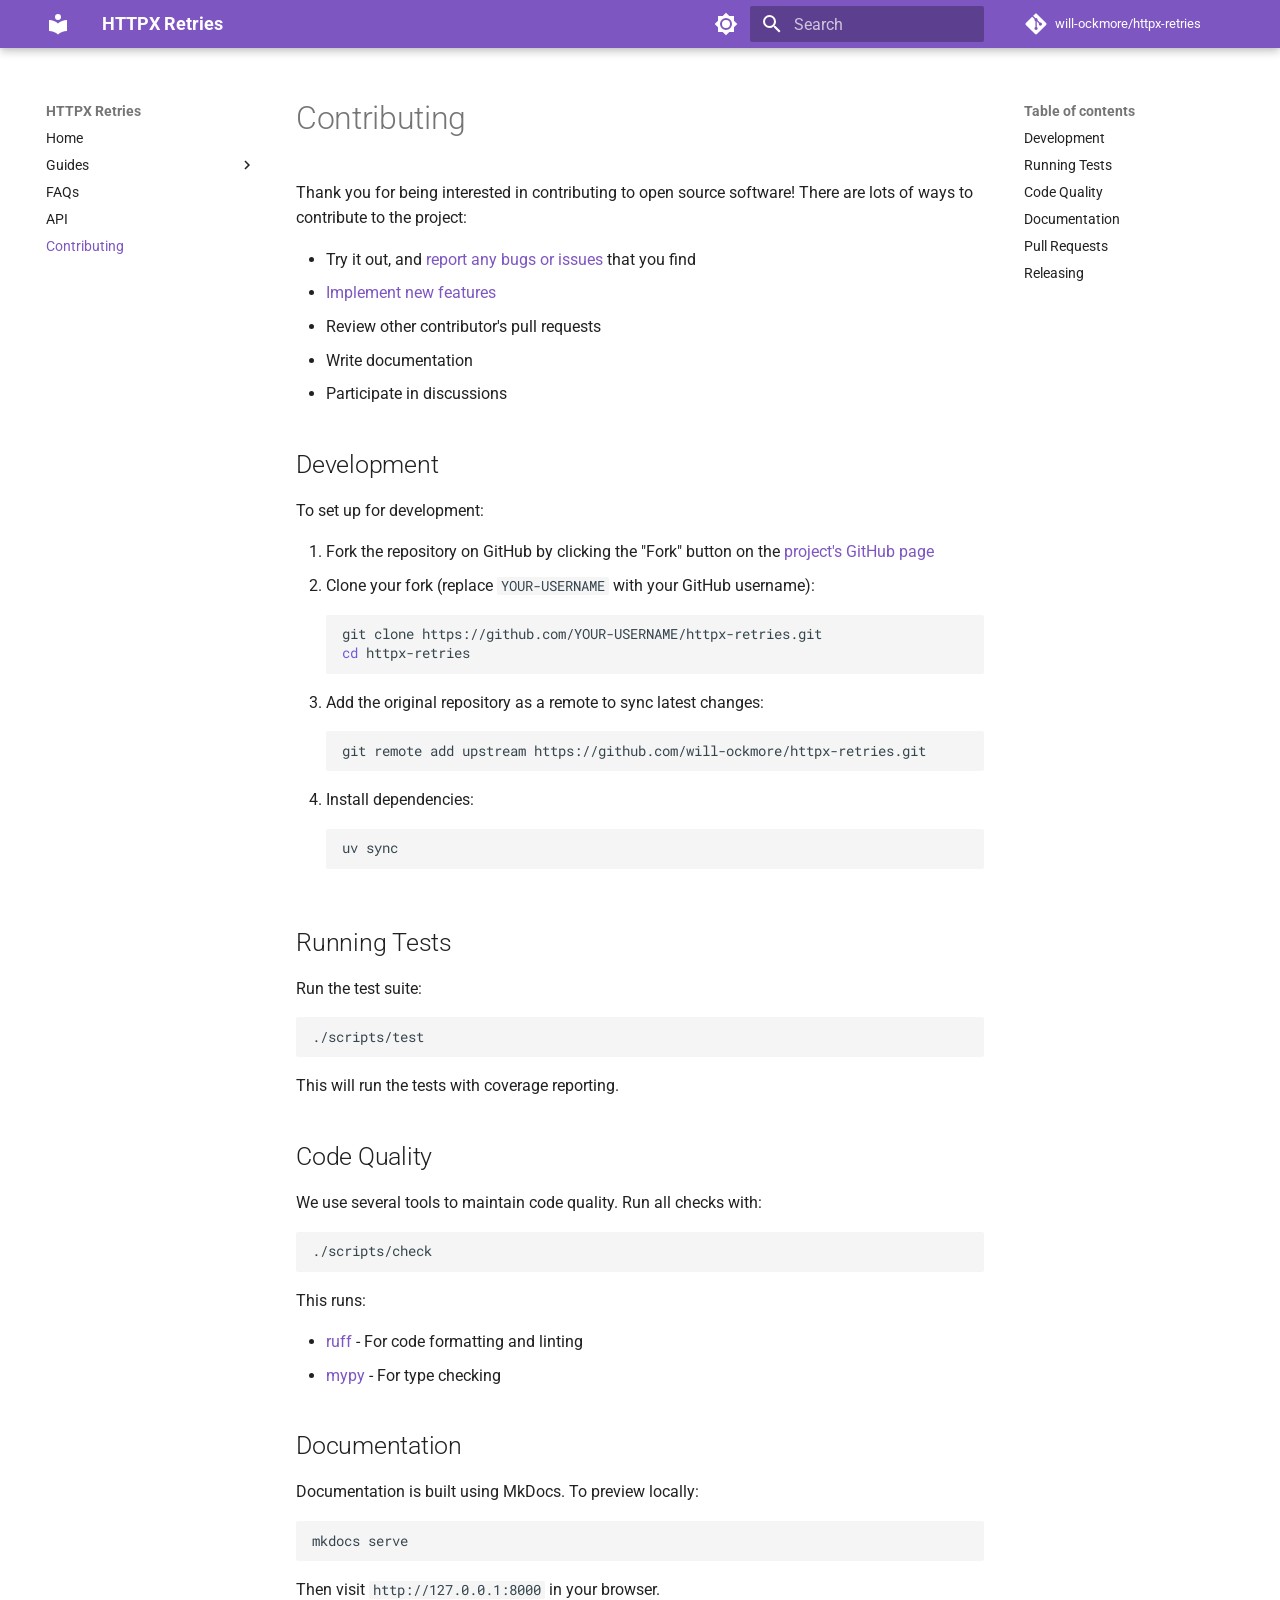
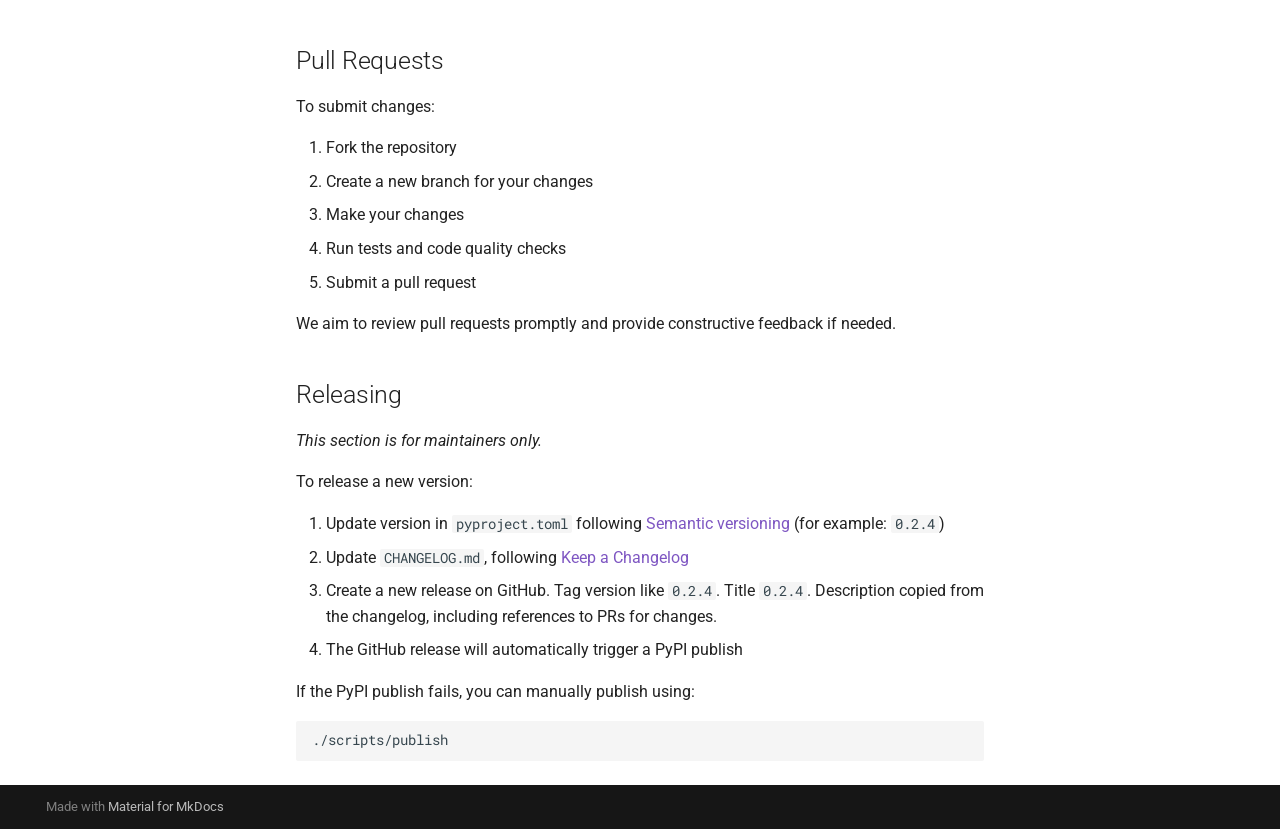
<file: contributing/index.html>
<!doctype html>
<html lang="en" class="no-js">
  <head>
    
      <meta charset="utf-8">
      <meta name="viewport" content="width=device-width,initial-scale=1">
      
      
      
        <link rel="canonical" href="https://will-ockmore.github.io/httpx-retries/contributing/">
      
      
        <link rel="prev" href="../api/">
      
      
      
        
      
      
      <link rel="icon" href="../assets/images/favicon.png">
      <meta name="generator" content="mkdocs-1.6.1, mkdocs-material-9.7.6">
    
    
      
        <title>Contributing - HTTPX Retries</title>
      
    
    
      <link rel="stylesheet" href="../assets/stylesheets/main.484c7ddc.min.css">
      
        
        <link rel="stylesheet" href="../assets/stylesheets/palette.ab4e12ef.min.css">
      
      


    
    
      
    
    
      
        
        
        <link rel="preconnect" href="https://fonts.gstatic.com" crossorigin>
        <link rel="stylesheet" href="https://fonts.googleapis.com/css?family=Roboto:300,300i,400,400i,700,700i%7CRoboto+Mono:400,400i,700,700i&display=fallback">
        <style>:root{--md-text-font:"Roboto";--md-code-font:"Roboto Mono"}</style>
      
    
    
      <link rel="stylesheet" href="../assets/_mkdocstrings.css">
    
    <script>__md_scope=new URL("..",location),__md_hash=e=>[...e].reduce(((e,_)=>(e<<5)-e+_.charCodeAt(0)),0),__md_get=(e,_=localStorage,t=__md_scope)=>JSON.parse(_.getItem(t.pathname+"."+e)),__md_set=(e,_,t=localStorage,a=__md_scope)=>{try{t.setItem(a.pathname+"."+e,JSON.stringify(_))}catch(e){}}</script>
    
      

    
    
  </head>
  
  
    
    
      
    
    
    
    
    <body dir="ltr" data-md-color-scheme="default" data-md-color-primary="deep-purple" data-md-color-accent="deep-purple">
  
    
    <input class="md-toggle" data-md-toggle="drawer" type="checkbox" id="__drawer" autocomplete="off">
    <input class="md-toggle" data-md-toggle="search" type="checkbox" id="__search" autocomplete="off">
    <label class="md-overlay" for="__drawer"></label>
    <div data-md-component="skip">
      
        
        <a href="#contributing" class="md-skip">
          Skip to content
        </a>
      
    </div>
    <div data-md-component="announce">
      
    </div>
    
    
      

  

<header class="md-header md-header--shadow" data-md-component="header">
  <nav class="md-header__inner md-grid" aria-label="Header">
    <a href=".." title="HTTPX Retries" class="md-header__button md-logo" aria-label="HTTPX Retries" data-md-component="logo">
      
  
  <svg xmlns="http://www.w3.org/2000/svg" viewBox="0 0 24 24"><path d="M12 8a3 3 0 0 0 3-3 3 3 0 0 0-3-3 3 3 0 0 0-3 3 3 3 0 0 0 3 3m0 3.54C9.64 9.35 6.5 8 3 8v11c3.5 0 6.64 1.35 9 3.54 2.36-2.19 5.5-3.54 9-3.54V8c-3.5 0-6.64 1.35-9 3.54"/></svg>

    </a>
    <label class="md-header__button md-icon" for="__drawer">
      
      <svg xmlns="http://www.w3.org/2000/svg" viewBox="0 0 24 24"><path d="M3 6h18v2H3zm0 5h18v2H3zm0 5h18v2H3z"/></svg>
    </label>
    <div class="md-header__title" data-md-component="header-title">
      <div class="md-header__ellipsis">
        <div class="md-header__topic">
          <span class="md-ellipsis">
            HTTPX Retries
          </span>
        </div>
        <div class="md-header__topic" data-md-component="header-topic">
          <span class="md-ellipsis">
            
              Contributing
            
          </span>
        </div>
      </div>
    </div>
    
      
        <form class="md-header__option" data-md-component="palette">
  
    
    
    
    <input class="md-option" data-md-color-media="(prefers-color-scheme: light)" data-md-color-scheme="default" data-md-color-primary="deep-purple" data-md-color-accent="deep-purple"  aria-label="Switch to dark mode"  type="radio" name="__palette" id="__palette_0">
    
      <label class="md-header__button md-icon" title="Switch to dark mode" for="__palette_1" hidden>
        <svg xmlns="http://www.w3.org/2000/svg" viewBox="0 0 24 24"><path d="M12 8a4 4 0 0 0-4 4 4 4 0 0 0 4 4 4 4 0 0 0 4-4 4 4 0 0 0-4-4m0 10a6 6 0 0 1-6-6 6 6 0 0 1 6-6 6 6 0 0 1 6 6 6 6 0 0 1-6 6m8-9.31V4h-4.69L12 .69 8.69 4H4v4.69L.69 12 4 15.31V20h4.69L12 23.31 15.31 20H20v-4.69L23.31 12z"/></svg>
      </label>
    
  
    
    
    
    <input class="md-option" data-md-color-media="(prefers-color-scheme: dark)" data-md-color-scheme="slate" data-md-color-primary="deep-purple" data-md-color-accent="deep-purple"  aria-label="Switch to light mode"  type="radio" name="__palette" id="__palette_1">
    
      <label class="md-header__button md-icon" title="Switch to light mode" for="__palette_0" hidden>
        <svg xmlns="http://www.w3.org/2000/svg" viewBox="0 0 24 24"><path d="M12 18c-.89 0-1.74-.2-2.5-.55C11.56 16.5 13 14.42 13 12s-1.44-4.5-3.5-5.45C10.26 6.2 11.11 6 12 6a6 6 0 0 1 6 6 6 6 0 0 1-6 6m8-9.31V4h-4.69L12 .69 8.69 4H4v4.69L.69 12 4 15.31V20h4.69L12 23.31 15.31 20H20v-4.69L23.31 12z"/></svg>
      </label>
    
  
</form>
      
    
    
      <script>var palette=__md_get("__palette");if(palette&&palette.color){if("(prefers-color-scheme)"===palette.color.media){var media=matchMedia("(prefers-color-scheme: light)"),input=document.querySelector(media.matches?"[data-md-color-media='(prefers-color-scheme: light)']":"[data-md-color-media='(prefers-color-scheme: dark)']");palette.color.media=input.getAttribute("data-md-color-media"),palette.color.scheme=input.getAttribute("data-md-color-scheme"),palette.color.primary=input.getAttribute("data-md-color-primary"),palette.color.accent=input.getAttribute("data-md-color-accent")}for(var[key,value]of Object.entries(palette.color))document.body.setAttribute("data-md-color-"+key,value)}</script>
    
    
    
      
      
        <label class="md-header__button md-icon" for="__search">
          
          <svg xmlns="http://www.w3.org/2000/svg" viewBox="0 0 24 24"><path d="M9.5 3A6.5 6.5 0 0 1 16 9.5c0 1.61-.59 3.09-1.56 4.23l.27.27h.79l5 5-1.5 1.5-5-5v-.79l-.27-.27A6.52 6.52 0 0 1 9.5 16 6.5 6.5 0 0 1 3 9.5 6.5 6.5 0 0 1 9.5 3m0 2C7 5 5 7 5 9.5S7 14 9.5 14 14 12 14 9.5 12 5 9.5 5"/></svg>
        </label>
        <div class="md-search" data-md-component="search" role="dialog">
  <label class="md-search__overlay" for="__search"></label>
  <div class="md-search__inner" role="search">
    <form class="md-search__form" name="search">
      <input type="text" class="md-search__input" name="query" aria-label="Search" placeholder="Search" autocapitalize="off" autocorrect="off" autocomplete="off" spellcheck="false" data-md-component="search-query" required>
      <label class="md-search__icon md-icon" for="__search">
        
        <svg xmlns="http://www.w3.org/2000/svg" viewBox="0 0 24 24"><path d="M9.5 3A6.5 6.5 0 0 1 16 9.5c0 1.61-.59 3.09-1.56 4.23l.27.27h.79l5 5-1.5 1.5-5-5v-.79l-.27-.27A6.52 6.52 0 0 1 9.5 16 6.5 6.5 0 0 1 3 9.5 6.5 6.5 0 0 1 9.5 3m0 2C7 5 5 7 5 9.5S7 14 9.5 14 14 12 14 9.5 12 5 9.5 5"/></svg>
        
        <svg xmlns="http://www.w3.org/2000/svg" viewBox="0 0 24 24"><path d="M20 11v2H8l5.5 5.5-1.42 1.42L4.16 12l7.92-7.92L13.5 5.5 8 11z"/></svg>
      </label>
      <nav class="md-search__options" aria-label="Search">
        
        <button type="reset" class="md-search__icon md-icon" title="Clear" aria-label="Clear" tabindex="-1">
          
          <svg xmlns="http://www.w3.org/2000/svg" viewBox="0 0 24 24"><path d="M19 6.41 17.59 5 12 10.59 6.41 5 5 6.41 10.59 12 5 17.59 6.41 19 12 13.41 17.59 19 19 17.59 13.41 12z"/></svg>
        </button>
      </nav>
      
    </form>
    <div class="md-search__output">
      <div class="md-search__scrollwrap" tabindex="0" data-md-scrollfix>
        <div class="md-search-result" data-md-component="search-result">
          <div class="md-search-result__meta">
            Initializing search
          </div>
          <ol class="md-search-result__list" role="presentation"></ol>
        </div>
      </div>
    </div>
  </div>
</div>
      
    
    
      <div class="md-header__source">
        <a href="https://github.com/will-ockmore/httpx-retries" title="Go to repository" class="md-source" data-md-component="source">
  <div class="md-source__icon md-icon">
    
    <svg xmlns="http://www.w3.org/2000/svg" viewBox="0 0 448 512"><!--! Font Awesome Free 7.1.0 by @fontawesome - https://fontawesome.com License - https://fontawesome.com/license/free (Icons: CC BY 4.0, Fonts: SIL OFL 1.1, Code: MIT License) Copyright 2025 Fonticons, Inc.--><path d="M439.6 236.1 244 40.5c-5.4-5.5-12.8-8.5-20.4-8.5s-15 3-20.4 8.4L162.5 81l51.5 51.5c27.1-9.1 52.7 16.8 43.4 43.7l49.7 49.7c34.2-11.8 61.2 31 35.5 56.7-26.5 26.5-70.2-2.9-56-37.3L240.3 199v121.9c25.3 12.5 22.3 41.8 9.1 55-6.4 6.4-15.2 10.1-24.3 10.1s-17.8-3.6-24.3-10.1c-17.6-17.6-11.1-46.9 11.2-56v-123c-20.8-8.5-24.6-30.7-18.6-45L142.6 101 8.5 235.1C3 240.6 0 247.9 0 255.5s3 15 8.5 20.4l195.6 195.7c5.4 5.4 12.7 8.4 20.4 8.4s15-3 20.4-8.4l194.7-194.7c5.4-5.4 8.4-12.8 8.4-20.4s-3-15-8.4-20.4"/></svg>
  </div>
  <div class="md-source__repository">
    will-ockmore/httpx-retries
  </div>
</a>
      </div>
    
  </nav>
  
</header>
    
    <div class="md-container" data-md-component="container">
      
      
        
          
        
      
      <main class="md-main" data-md-component="main">
        <div class="md-main__inner md-grid">
          
            
              
              <div class="md-sidebar md-sidebar--primary" data-md-component="sidebar" data-md-type="navigation" >
                <div class="md-sidebar__scrollwrap">
                  <div class="md-sidebar__inner">
                    



<nav class="md-nav md-nav--primary" aria-label="Navigation" data-md-level="0">
  <label class="md-nav__title" for="__drawer">
    <a href=".." title="HTTPX Retries" class="md-nav__button md-logo" aria-label="HTTPX Retries" data-md-component="logo">
      
  
  <svg xmlns="http://www.w3.org/2000/svg" viewBox="0 0 24 24"><path d="M12 8a3 3 0 0 0 3-3 3 3 0 0 0-3-3 3 3 0 0 0-3 3 3 3 0 0 0 3 3m0 3.54C9.64 9.35 6.5 8 3 8v11c3.5 0 6.64 1.35 9 3.54 2.36-2.19 5.5-3.54 9-3.54V8c-3.5 0-6.64 1.35-9 3.54"/></svg>

    </a>
    HTTPX Retries
  </label>
  
    <div class="md-nav__source">
      <a href="https://github.com/will-ockmore/httpx-retries" title="Go to repository" class="md-source" data-md-component="source">
  <div class="md-source__icon md-icon">
    
    <svg xmlns="http://www.w3.org/2000/svg" viewBox="0 0 448 512"><!--! Font Awesome Free 7.1.0 by @fontawesome - https://fontawesome.com License - https://fontawesome.com/license/free (Icons: CC BY 4.0, Fonts: SIL OFL 1.1, Code: MIT License) Copyright 2025 Fonticons, Inc.--><path d="M439.6 236.1 244 40.5c-5.4-5.5-12.8-8.5-20.4-8.5s-15 3-20.4 8.4L162.5 81l51.5 51.5c27.1-9.1 52.7 16.8 43.4 43.7l49.7 49.7c34.2-11.8 61.2 31 35.5 56.7-26.5 26.5-70.2-2.9-56-37.3L240.3 199v121.9c25.3 12.5 22.3 41.8 9.1 55-6.4 6.4-15.2 10.1-24.3 10.1s-17.8-3.6-24.3-10.1c-17.6-17.6-11.1-46.9 11.2-56v-123c-20.8-8.5-24.6-30.7-18.6-45L142.6 101 8.5 235.1C3 240.6 0 247.9 0 255.5s3 15 8.5 20.4l195.6 195.7c5.4 5.4 12.7 8.4 20.4 8.4s15-3 20.4-8.4l194.7-194.7c5.4-5.4 8.4-12.8 8.4-20.4s-3-15-8.4-20.4"/></svg>
  </div>
  <div class="md-source__repository">
    will-ockmore/httpx-retries
  </div>
</a>
    </div>
  
  <ul class="md-nav__list" data-md-scrollfix>
    
      
      
  
  
  
  
    <li class="md-nav__item">
      <a href=".." class="md-nav__link">
        
  
  
  <span class="md-ellipsis">
    
  
    Home
  

    
  </span>
  
  

      </a>
    </li>
  

    
      
      
  
  
  
  
    
    
    
    
    
    <li class="md-nav__item md-nav__item--nested">
      
        
        
        <input class="md-nav__toggle md-toggle " type="checkbox" id="__nav_2" >
        
          
          <label class="md-nav__link" for="__nav_2" id="__nav_2_label" tabindex="0">
            
  
  
  <span class="md-ellipsis">
    
  
    Guides
  

    
  </span>
  
  

            <span class="md-nav__icon md-icon"></span>
          </label>
        
        <nav class="md-nav" data-md-level="1" aria-labelledby="__nav_2_label" aria-expanded="false">
          <label class="md-nav__title" for="__nav_2">
            <span class="md-nav__icon md-icon"></span>
            
  
    Guides
  

          </label>
          <ul class="md-nav__list" data-md-scrollfix>
            
              
                
  
  
  
  
    <li class="md-nav__item">
      <a href="../behaviour/" class="md-nav__link">
        
  
  
  <span class="md-ellipsis">
    
  
    Retry Behaviour
  

    
  </span>
  
  

      </a>
    </li>
  

              
            
              
                
  
  
  
  
    <li class="md-nav__item">
      <a href="../logging/" class="md-nav__link">
        
  
  
  <span class="md-ellipsis">
    
  
    Logging
  

    
  </span>
  
  

      </a>
    </li>
  

              
            
              
                
  
  
  
  
    <li class="md-nav__item">
      <a href="../differences_with_other_retry_libraries/" class="md-nav__link">
        
  
  
  <span class="md-ellipsis">
    
  
    Differences With Other Retry Libraries
  

    
  </span>
  
  

      </a>
    </li>
  

              
            
          </ul>
        </nav>
      
    </li>
  

    
      
      
  
  
  
  
    <li class="md-nav__item">
      <a href="../faq/" class="md-nav__link">
        
  
  
  <span class="md-ellipsis">
    
  
    FAQs
  

    
  </span>
  
  

      </a>
    </li>
  

    
      
      
  
  
  
  
    <li class="md-nav__item">
      <a href="../api/" class="md-nav__link">
        
  
  
  <span class="md-ellipsis">
    
  
    API
  

    
  </span>
  
  

      </a>
    </li>
  

    
      
      
  
  
    
  
  
  
    <li class="md-nav__item md-nav__item--active">
      
      <input class="md-nav__toggle md-toggle" type="checkbox" id="__toc">
      
      
        
      
      
        <label class="md-nav__link md-nav__link--active" for="__toc">
          
  
  
  <span class="md-ellipsis">
    
  
    Contributing
  

    
  </span>
  
  

          <span class="md-nav__icon md-icon"></span>
        </label>
      
      <a href="./" class="md-nav__link md-nav__link--active">
        
  
  
  <span class="md-ellipsis">
    
  
    Contributing
  

    
  </span>
  
  

      </a>
      
        

<nav class="md-nav md-nav--secondary" aria-label="Table of contents">
  
  
  
    
  
  
    <label class="md-nav__title" for="__toc">
      <span class="md-nav__icon md-icon"></span>
      Table of contents
    </label>
    <ul class="md-nav__list" data-md-component="toc" data-md-scrollfix>
      
        <li class="md-nav__item">
  <a href="#development" class="md-nav__link">
    <span class="md-ellipsis">
      
        Development
      
    </span>
  </a>
  
</li>
      
        <li class="md-nav__item">
  <a href="#running-tests" class="md-nav__link">
    <span class="md-ellipsis">
      
        Running Tests
      
    </span>
  </a>
  
</li>
      
        <li class="md-nav__item">
  <a href="#code-quality" class="md-nav__link">
    <span class="md-ellipsis">
      
        Code Quality
      
    </span>
  </a>
  
</li>
      
        <li class="md-nav__item">
  <a href="#documentation" class="md-nav__link">
    <span class="md-ellipsis">
      
        Documentation
      
    </span>
  </a>
  
</li>
      
        <li class="md-nav__item">
  <a href="#pull-requests" class="md-nav__link">
    <span class="md-ellipsis">
      
        Pull Requests
      
    </span>
  </a>
  
</li>
      
        <li class="md-nav__item">
  <a href="#releasing" class="md-nav__link">
    <span class="md-ellipsis">
      
        Releasing
      
    </span>
  </a>
  
</li>
      
    </ul>
  
</nav>
      
    </li>
  

    
  </ul>
</nav>
                  </div>
                </div>
              </div>
            
            
              
              <div class="md-sidebar md-sidebar--secondary" data-md-component="sidebar" data-md-type="toc" >
                <div class="md-sidebar__scrollwrap">
                  <div class="md-sidebar__inner">
                    

<nav class="md-nav md-nav--secondary" aria-label="Table of contents">
  
  
  
    
  
  
    <label class="md-nav__title" for="__toc">
      <span class="md-nav__icon md-icon"></span>
      Table of contents
    </label>
    <ul class="md-nav__list" data-md-component="toc" data-md-scrollfix>
      
        <li class="md-nav__item">
  <a href="#development" class="md-nav__link">
    <span class="md-ellipsis">
      
        Development
      
    </span>
  </a>
  
</li>
      
        <li class="md-nav__item">
  <a href="#running-tests" class="md-nav__link">
    <span class="md-ellipsis">
      
        Running Tests
      
    </span>
  </a>
  
</li>
      
        <li class="md-nav__item">
  <a href="#code-quality" class="md-nav__link">
    <span class="md-ellipsis">
      
        Code Quality
      
    </span>
  </a>
  
</li>
      
        <li class="md-nav__item">
  <a href="#documentation" class="md-nav__link">
    <span class="md-ellipsis">
      
        Documentation
      
    </span>
  </a>
  
</li>
      
        <li class="md-nav__item">
  <a href="#pull-requests" class="md-nav__link">
    <span class="md-ellipsis">
      
        Pull Requests
      
    </span>
  </a>
  
</li>
      
        <li class="md-nav__item">
  <a href="#releasing" class="md-nav__link">
    <span class="md-ellipsis">
      
        Releasing
      
    </span>
  </a>
  
</li>
      
    </ul>
  
</nav>
                  </div>
                </div>
              </div>
            
          
          
            <div class="md-content" data-md-component="content">
              
              <article class="md-content__inner md-typeset">
                
                  


  
  


<h1 id="contributing">Contributing</h1>
<p>Thank you for being interested in contributing to open source software! There are lots of ways to contribute to the project:</p>
<ul>
<li>Try it out, and <a href="https://github.com/will-ockmore/httpx-retries">report any bugs or issues</a> that you find</li>
<li><a href="https://github.com/will-ockmore/httpx-retries/issues?q=is%3Aissue+is%3Aopen+label%3A%22good+first+issue%22">Implement new features</a></li>
<li>Review other contributor's pull requests</li>
<li>Write documentation</li>
<li>Participate in discussions</li>
</ul>
<h2 id="development">Development</h2>
<p>To set up for development:</p>
<ol>
<li>Fork the repository on GitHub by clicking the "Fork" button on the <a href="https://github.com/will-ockmore/httpx-retries">project's GitHub page</a></li>
<li>
<p>Clone your fork (replace <code>YOUR-USERNAME</code> with your GitHub username):
   <div class="highlight"><pre><span></span><code>git<span class="w"> </span>clone<span class="w"> </span>https://github.com/YOUR-USERNAME/httpx-retries.git
<span class="nb">cd</span><span class="w"> </span>httpx-retries
</code></pre></div></p>
</li>
<li>
<p>Add the original repository as a remote to sync latest changes:
   <div class="highlight"><pre><span></span><code>git<span class="w"> </span>remote<span class="w"> </span>add<span class="w"> </span>upstream<span class="w"> </span>https://github.com/will-ockmore/httpx-retries.git
</code></pre></div></p>
</li>
<li>
<p>Install dependencies:
   <div class="highlight"><pre><span></span><code>uv<span class="w"> </span>sync
</code></pre></div></p>
</li>
</ol>
<h2 id="running-tests">Running Tests</h2>
<p>Run the test suite:</p>
<div class="highlight"><pre><span></span><code>./scripts/test
</code></pre></div>
<p>This will run the tests with coverage reporting.</p>
<h2 id="code-quality">Code Quality</h2>
<p>We use several tools to maintain code quality. Run all checks with:</p>
<div class="highlight"><pre><span></span><code>./scripts/check
</code></pre></div>
<p>This runs:</p>
<ul>
<li><a href="https://docs.astral.sh/ruff/">ruff</a> - For code formatting and linting</li>
<li><a href="https://mypy.readthedocs.io/en/stable/">mypy</a> - For type checking</li>
</ul>
<h2 id="documentation">Documentation</h2>
<p>Documentation is built using MkDocs. To preview locally:</p>
<div class="highlight"><pre><span></span><code>mkdocs<span class="w"> </span>serve
</code></pre></div>
<p>Then visit <code>http://127.0.0.1:8000</code> in your browser.</p>
<h2 id="pull-requests">Pull Requests</h2>
<p>To submit changes:</p>
<ol>
<li>Fork the repository</li>
<li>Create a new branch for your changes</li>
<li>Make your changes</li>
<li>Run tests and code quality checks</li>
<li>Submit a pull request</li>
</ol>
<p>We aim to review pull requests promptly and provide constructive feedback if needed.</p>
<h2 id="releasing">Releasing</h2>
<p><em>This section is for maintainers only.</em></p>
<p>To release a new version:</p>
<ol>
<li>Update version in <code>pyproject.toml</code> following <a href="https://semver.org/spec/v2.0.0.html">Semantic versioning</a> (for example: <code>0.2.4</code>)</li>
<li>Update <code>CHANGELOG.md</code>, following <a href="https://keepachangelog.com/en/1.1.0/">Keep a Changelog</a></li>
<li>Create a new release on GitHub. Tag version like <code>0.2.4</code>. Title <code>0.2.4</code>. Description copied from the changelog, including references to PRs for changes.</li>
<li>The GitHub release will automatically trigger a PyPI publish</li>
</ol>
<p>If the PyPI publish fails, you can manually publish using:
<div class="highlight"><pre><span></span><code>./scripts/publish
</code></pre></div></p>












                
              </article>
            </div>
          
          
<script>var target=document.getElementById(location.hash.slice(1));target&&target.name&&(target.checked=target.name.startsWith("__tabbed_"))</script>
        </div>
        
      </main>
      
        <footer class="md-footer">
  
  <div class="md-footer-meta md-typeset">
    <div class="md-footer-meta__inner md-grid">
      <div class="md-copyright">
  
  
    Made with
    <a href="https://squidfunk.github.io/mkdocs-material/" target="_blank" rel="noopener">
      Material for MkDocs
    </a>
  
</div>
      
    </div>
  </div>
</footer>
      
    </div>
    <div class="md-dialog" data-md-component="dialog">
      <div class="md-dialog__inner md-typeset"></div>
    </div>
    
    
    
      
      
      <script id="__config" type="application/json">{"annotate": null, "base": "..", "features": [], "search": "../assets/javascripts/workers/search.2c215733.min.js", "tags": null, "translations": {"clipboard.copied": "Copied to clipboard", "clipboard.copy": "Copy to clipboard", "search.result.more.one": "1 more on this page", "search.result.more.other": "# more on this page", "search.result.none": "No matching documents", "search.result.one": "1 matching document", "search.result.other": "# matching documents", "search.result.placeholder": "Type to start searching", "search.result.term.missing": "Missing", "select.version": "Select version"}, "version": null}</script>
    
    
      <script src="../assets/javascripts/bundle.79ae519e.min.js"></script>
      
    
  </body>
</html>
</file>
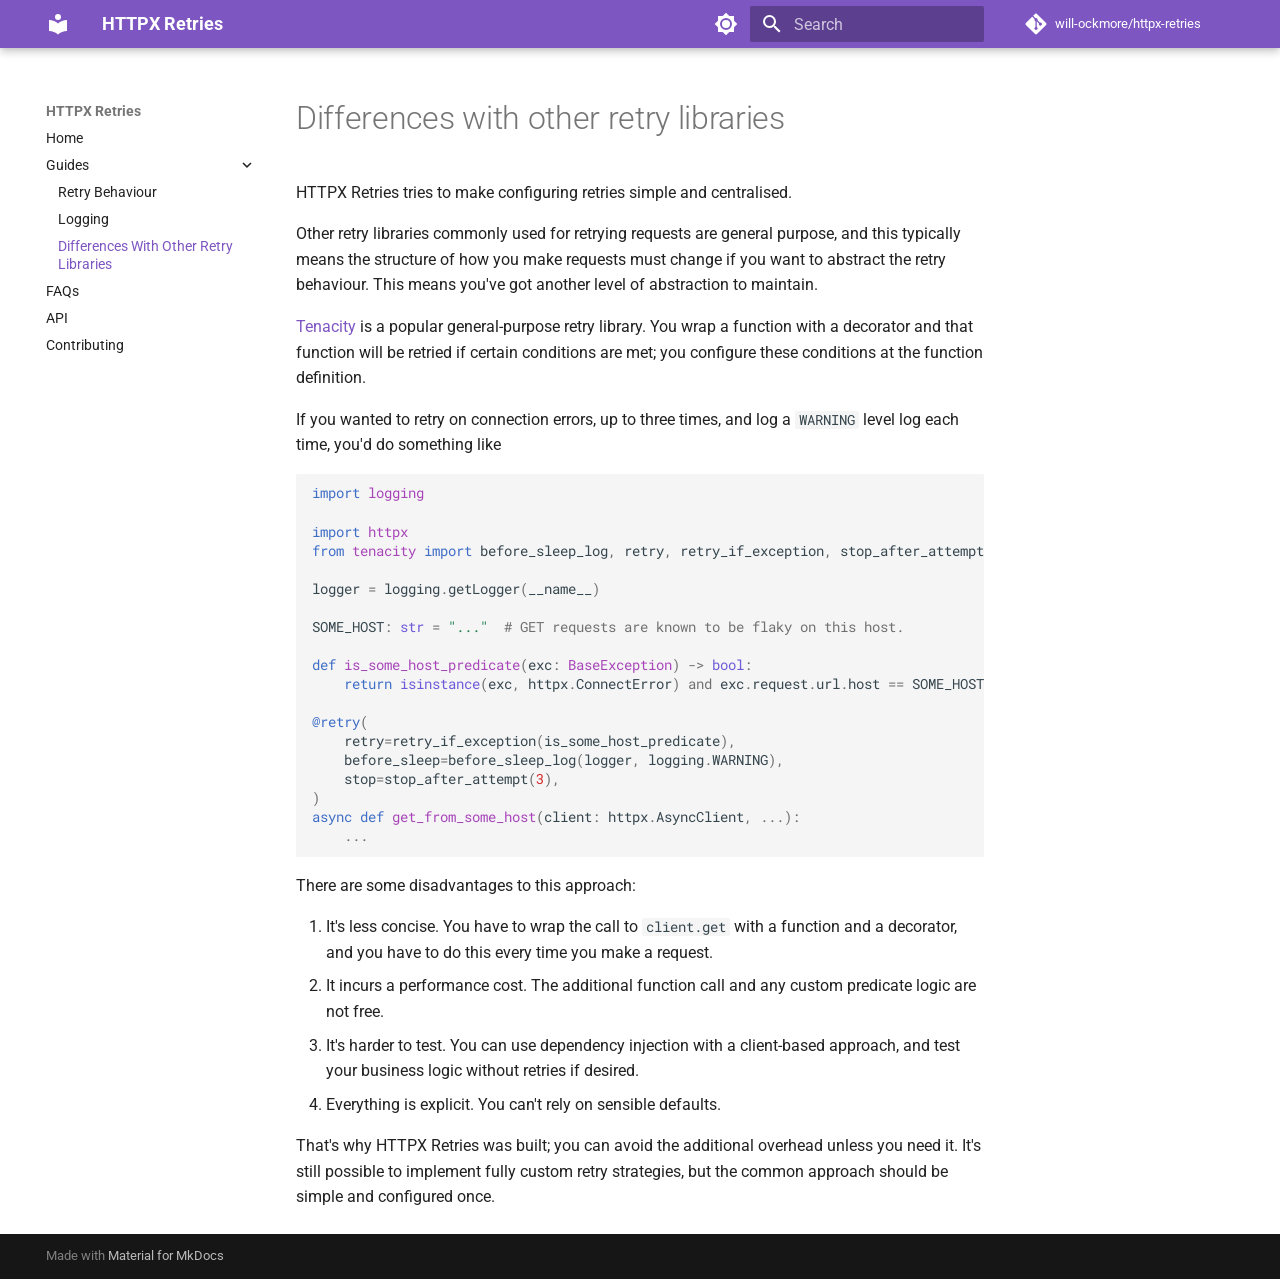
<file: differences_with_other_retry_libraries/index.html>
<!doctype html>
<html lang="en" class="no-js">
  <head>
    
      <meta charset="utf-8">
      <meta name="viewport" content="width=device-width,initial-scale=1">
      
      
      
        <link rel="canonical" href="https://will-ockmore.github.io/httpx-retries/differences_with_other_retry_libraries/">
      
      
        <link rel="prev" href="../logging/">
      
      
        <link rel="next" href="../faq/">
      
      
        
      
      
      <link rel="icon" href="../assets/images/favicon.png">
      <meta name="generator" content="mkdocs-1.6.1, mkdocs-material-9.7.6">
    
    
      
        <title>Differences With Other Retry Libraries - HTTPX Retries</title>
      
    
    
      <link rel="stylesheet" href="../assets/stylesheets/main.484c7ddc.min.css">
      
        
        <link rel="stylesheet" href="../assets/stylesheets/palette.ab4e12ef.min.css">
      
      


    
    
      
    
    
      
        
        
        <link rel="preconnect" href="https://fonts.gstatic.com" crossorigin>
        <link rel="stylesheet" href="https://fonts.googleapis.com/css?family=Roboto:300,300i,400,400i,700,700i%7CRoboto+Mono:400,400i,700,700i&display=fallback">
        <style>:root{--md-text-font:"Roboto";--md-code-font:"Roboto Mono"}</style>
      
    
    
      <link rel="stylesheet" href="../assets/_mkdocstrings.css">
    
    <script>__md_scope=new URL("..",location),__md_hash=e=>[...e].reduce(((e,_)=>(e<<5)-e+_.charCodeAt(0)),0),__md_get=(e,_=localStorage,t=__md_scope)=>JSON.parse(_.getItem(t.pathname+"."+e)),__md_set=(e,_,t=localStorage,a=__md_scope)=>{try{t.setItem(a.pathname+"."+e,JSON.stringify(_))}catch(e){}}</script>
    
      

    
    
  </head>
  
  
    
    
      
    
    
    
    
    <body dir="ltr" data-md-color-scheme="default" data-md-color-primary="deep-purple" data-md-color-accent="deep-purple">
  
    
    <input class="md-toggle" data-md-toggle="drawer" type="checkbox" id="__drawer" autocomplete="off">
    <input class="md-toggle" data-md-toggle="search" type="checkbox" id="__search" autocomplete="off">
    <label class="md-overlay" for="__drawer"></label>
    <div data-md-component="skip">
      
        
        <a href="#differences-with-other-retry-libraries" class="md-skip">
          Skip to content
        </a>
      
    </div>
    <div data-md-component="announce">
      
    </div>
    
    
      

  

<header class="md-header md-header--shadow" data-md-component="header">
  <nav class="md-header__inner md-grid" aria-label="Header">
    <a href=".." title="HTTPX Retries" class="md-header__button md-logo" aria-label="HTTPX Retries" data-md-component="logo">
      
  
  <svg xmlns="http://www.w3.org/2000/svg" viewBox="0 0 24 24"><path d="M12 8a3 3 0 0 0 3-3 3 3 0 0 0-3-3 3 3 0 0 0-3 3 3 3 0 0 0 3 3m0 3.54C9.64 9.35 6.5 8 3 8v11c3.5 0 6.64 1.35 9 3.54 2.36-2.19 5.5-3.54 9-3.54V8c-3.5 0-6.64 1.35-9 3.54"/></svg>

    </a>
    <label class="md-header__button md-icon" for="__drawer">
      
      <svg xmlns="http://www.w3.org/2000/svg" viewBox="0 0 24 24"><path d="M3 6h18v2H3zm0 5h18v2H3zm0 5h18v2H3z"/></svg>
    </label>
    <div class="md-header__title" data-md-component="header-title">
      <div class="md-header__ellipsis">
        <div class="md-header__topic">
          <span class="md-ellipsis">
            HTTPX Retries
          </span>
        </div>
        <div class="md-header__topic" data-md-component="header-topic">
          <span class="md-ellipsis">
            
              Differences With Other Retry Libraries
            
          </span>
        </div>
      </div>
    </div>
    
      
        <form class="md-header__option" data-md-component="palette">
  
    
    
    
    <input class="md-option" data-md-color-media="(prefers-color-scheme: light)" data-md-color-scheme="default" data-md-color-primary="deep-purple" data-md-color-accent="deep-purple"  aria-label="Switch to dark mode"  type="radio" name="__palette" id="__palette_0">
    
      <label class="md-header__button md-icon" title="Switch to dark mode" for="__palette_1" hidden>
        <svg xmlns="http://www.w3.org/2000/svg" viewBox="0 0 24 24"><path d="M12 8a4 4 0 0 0-4 4 4 4 0 0 0 4 4 4 4 0 0 0 4-4 4 4 0 0 0-4-4m0 10a6 6 0 0 1-6-6 6 6 0 0 1 6-6 6 6 0 0 1 6 6 6 6 0 0 1-6 6m8-9.31V4h-4.69L12 .69 8.69 4H4v4.69L.69 12 4 15.31V20h4.69L12 23.31 15.31 20H20v-4.69L23.31 12z"/></svg>
      </label>
    
  
    
    
    
    <input class="md-option" data-md-color-media="(prefers-color-scheme: dark)" data-md-color-scheme="slate" data-md-color-primary="deep-purple" data-md-color-accent="deep-purple"  aria-label="Switch to light mode"  type="radio" name="__palette" id="__palette_1">
    
      <label class="md-header__button md-icon" title="Switch to light mode" for="__palette_0" hidden>
        <svg xmlns="http://www.w3.org/2000/svg" viewBox="0 0 24 24"><path d="M12 18c-.89 0-1.74-.2-2.5-.55C11.56 16.5 13 14.42 13 12s-1.44-4.5-3.5-5.45C10.26 6.2 11.11 6 12 6a6 6 0 0 1 6 6 6 6 0 0 1-6 6m8-9.31V4h-4.69L12 .69 8.69 4H4v4.69L.69 12 4 15.31V20h4.69L12 23.31 15.31 20H20v-4.69L23.31 12z"/></svg>
      </label>
    
  
</form>
      
    
    
      <script>var palette=__md_get("__palette");if(palette&&palette.color){if("(prefers-color-scheme)"===palette.color.media){var media=matchMedia("(prefers-color-scheme: light)"),input=document.querySelector(media.matches?"[data-md-color-media='(prefers-color-scheme: light)']":"[data-md-color-media='(prefers-color-scheme: dark)']");palette.color.media=input.getAttribute("data-md-color-media"),palette.color.scheme=input.getAttribute("data-md-color-scheme"),palette.color.primary=input.getAttribute("data-md-color-primary"),palette.color.accent=input.getAttribute("data-md-color-accent")}for(var[key,value]of Object.entries(palette.color))document.body.setAttribute("data-md-color-"+key,value)}</script>
    
    
    
      
      
        <label class="md-header__button md-icon" for="__search">
          
          <svg xmlns="http://www.w3.org/2000/svg" viewBox="0 0 24 24"><path d="M9.5 3A6.5 6.5 0 0 1 16 9.5c0 1.61-.59 3.09-1.56 4.23l.27.27h.79l5 5-1.5 1.5-5-5v-.79l-.27-.27A6.52 6.52 0 0 1 9.5 16 6.5 6.5 0 0 1 3 9.5 6.5 6.5 0 0 1 9.5 3m0 2C7 5 5 7 5 9.5S7 14 9.5 14 14 12 14 9.5 12 5 9.5 5"/></svg>
        </label>
        <div class="md-search" data-md-component="search" role="dialog">
  <label class="md-search__overlay" for="__search"></label>
  <div class="md-search__inner" role="search">
    <form class="md-search__form" name="search">
      <input type="text" class="md-search__input" name="query" aria-label="Search" placeholder="Search" autocapitalize="off" autocorrect="off" autocomplete="off" spellcheck="false" data-md-component="search-query" required>
      <label class="md-search__icon md-icon" for="__search">
        
        <svg xmlns="http://www.w3.org/2000/svg" viewBox="0 0 24 24"><path d="M9.5 3A6.5 6.5 0 0 1 16 9.5c0 1.61-.59 3.09-1.56 4.23l.27.27h.79l5 5-1.5 1.5-5-5v-.79l-.27-.27A6.52 6.52 0 0 1 9.5 16 6.5 6.5 0 0 1 3 9.5 6.5 6.5 0 0 1 9.5 3m0 2C7 5 5 7 5 9.5S7 14 9.5 14 14 12 14 9.5 12 5 9.5 5"/></svg>
        
        <svg xmlns="http://www.w3.org/2000/svg" viewBox="0 0 24 24"><path d="M20 11v2H8l5.5 5.5-1.42 1.42L4.16 12l7.92-7.92L13.5 5.5 8 11z"/></svg>
      </label>
      <nav class="md-search__options" aria-label="Search">
        
        <button type="reset" class="md-search__icon md-icon" title="Clear" aria-label="Clear" tabindex="-1">
          
          <svg xmlns="http://www.w3.org/2000/svg" viewBox="0 0 24 24"><path d="M19 6.41 17.59 5 12 10.59 6.41 5 5 6.41 10.59 12 5 17.59 6.41 19 12 13.41 17.59 19 19 17.59 13.41 12z"/></svg>
        </button>
      </nav>
      
    </form>
    <div class="md-search__output">
      <div class="md-search__scrollwrap" tabindex="0" data-md-scrollfix>
        <div class="md-search-result" data-md-component="search-result">
          <div class="md-search-result__meta">
            Initializing search
          </div>
          <ol class="md-search-result__list" role="presentation"></ol>
        </div>
      </div>
    </div>
  </div>
</div>
      
    
    
      <div class="md-header__source">
        <a href="https://github.com/will-ockmore/httpx-retries" title="Go to repository" class="md-source" data-md-component="source">
  <div class="md-source__icon md-icon">
    
    <svg xmlns="http://www.w3.org/2000/svg" viewBox="0 0 448 512"><!--! Font Awesome Free 7.1.0 by @fontawesome - https://fontawesome.com License - https://fontawesome.com/license/free (Icons: CC BY 4.0, Fonts: SIL OFL 1.1, Code: MIT License) Copyright 2025 Fonticons, Inc.--><path d="M439.6 236.1 244 40.5c-5.4-5.5-12.8-8.5-20.4-8.5s-15 3-20.4 8.4L162.5 81l51.5 51.5c27.1-9.1 52.7 16.8 43.4 43.7l49.7 49.7c34.2-11.8 61.2 31 35.5 56.7-26.5 26.5-70.2-2.9-56-37.3L240.3 199v121.9c25.3 12.5 22.3 41.8 9.1 55-6.4 6.4-15.2 10.1-24.3 10.1s-17.8-3.6-24.3-10.1c-17.6-17.6-11.1-46.9 11.2-56v-123c-20.8-8.5-24.6-30.7-18.6-45L142.6 101 8.5 235.1C3 240.6 0 247.9 0 255.5s3 15 8.5 20.4l195.6 195.7c5.4 5.4 12.7 8.4 20.4 8.4s15-3 20.4-8.4l194.7-194.7c5.4-5.4 8.4-12.8 8.4-20.4s-3-15-8.4-20.4"/></svg>
  </div>
  <div class="md-source__repository">
    will-ockmore/httpx-retries
  </div>
</a>
      </div>
    
  </nav>
  
</header>
    
    <div class="md-container" data-md-component="container">
      
      
        
          
        
      
      <main class="md-main" data-md-component="main">
        <div class="md-main__inner md-grid">
          
            
              
              <div class="md-sidebar md-sidebar--primary" data-md-component="sidebar" data-md-type="navigation" >
                <div class="md-sidebar__scrollwrap">
                  <div class="md-sidebar__inner">
                    



<nav class="md-nav md-nav--primary" aria-label="Navigation" data-md-level="0">
  <label class="md-nav__title" for="__drawer">
    <a href=".." title="HTTPX Retries" class="md-nav__button md-logo" aria-label="HTTPX Retries" data-md-component="logo">
      
  
  <svg xmlns="http://www.w3.org/2000/svg" viewBox="0 0 24 24"><path d="M12 8a3 3 0 0 0 3-3 3 3 0 0 0-3-3 3 3 0 0 0-3 3 3 3 0 0 0 3 3m0 3.54C9.64 9.35 6.5 8 3 8v11c3.5 0 6.64 1.35 9 3.54 2.36-2.19 5.5-3.54 9-3.54V8c-3.5 0-6.64 1.35-9 3.54"/></svg>

    </a>
    HTTPX Retries
  </label>
  
    <div class="md-nav__source">
      <a href="https://github.com/will-ockmore/httpx-retries" title="Go to repository" class="md-source" data-md-component="source">
  <div class="md-source__icon md-icon">
    
    <svg xmlns="http://www.w3.org/2000/svg" viewBox="0 0 448 512"><!--! Font Awesome Free 7.1.0 by @fontawesome - https://fontawesome.com License - https://fontawesome.com/license/free (Icons: CC BY 4.0, Fonts: SIL OFL 1.1, Code: MIT License) Copyright 2025 Fonticons, Inc.--><path d="M439.6 236.1 244 40.5c-5.4-5.5-12.8-8.5-20.4-8.5s-15 3-20.4 8.4L162.5 81l51.5 51.5c27.1-9.1 52.7 16.8 43.4 43.7l49.7 49.7c34.2-11.8 61.2 31 35.5 56.7-26.5 26.5-70.2-2.9-56-37.3L240.3 199v121.9c25.3 12.5 22.3 41.8 9.1 55-6.4 6.4-15.2 10.1-24.3 10.1s-17.8-3.6-24.3-10.1c-17.6-17.6-11.1-46.9 11.2-56v-123c-20.8-8.5-24.6-30.7-18.6-45L142.6 101 8.5 235.1C3 240.6 0 247.9 0 255.5s3 15 8.5 20.4l195.6 195.7c5.4 5.4 12.7 8.4 20.4 8.4s15-3 20.4-8.4l194.7-194.7c5.4-5.4 8.4-12.8 8.4-20.4s-3-15-8.4-20.4"/></svg>
  </div>
  <div class="md-source__repository">
    will-ockmore/httpx-retries
  </div>
</a>
    </div>
  
  <ul class="md-nav__list" data-md-scrollfix>
    
      
      
  
  
  
  
    <li class="md-nav__item">
      <a href=".." class="md-nav__link">
        
  
  
  <span class="md-ellipsis">
    
  
    Home
  

    
  </span>
  
  

      </a>
    </li>
  

    
      
      
  
  
    
  
  
  
    
    
    
    
    
    <li class="md-nav__item md-nav__item--active md-nav__item--nested">
      
        
        
        <input class="md-nav__toggle md-toggle " type="checkbox" id="__nav_2" checked>
        
          
          <label class="md-nav__link" for="__nav_2" id="__nav_2_label" tabindex="0">
            
  
  
  <span class="md-ellipsis">
    
  
    Guides
  

    
  </span>
  
  

            <span class="md-nav__icon md-icon"></span>
          </label>
        
        <nav class="md-nav" data-md-level="1" aria-labelledby="__nav_2_label" aria-expanded="true">
          <label class="md-nav__title" for="__nav_2">
            <span class="md-nav__icon md-icon"></span>
            
  
    Guides
  

          </label>
          <ul class="md-nav__list" data-md-scrollfix>
            
              
                
  
  
  
  
    <li class="md-nav__item">
      <a href="../behaviour/" class="md-nav__link">
        
  
  
  <span class="md-ellipsis">
    
  
    Retry Behaviour
  

    
  </span>
  
  

      </a>
    </li>
  

              
            
              
                
  
  
  
  
    <li class="md-nav__item">
      <a href="../logging/" class="md-nav__link">
        
  
  
  <span class="md-ellipsis">
    
  
    Logging
  

    
  </span>
  
  

      </a>
    </li>
  

              
            
              
                
  
  
    
  
  
  
    <li class="md-nav__item md-nav__item--active">
      
      <input class="md-nav__toggle md-toggle" type="checkbox" id="__toc">
      
      
        
      
      
      <a href="./" class="md-nav__link md-nav__link--active">
        
  
  
  <span class="md-ellipsis">
    
  
    Differences With Other Retry Libraries
  

    
  </span>
  
  

      </a>
      
    </li>
  

              
            
          </ul>
        </nav>
      
    </li>
  

    
      
      
  
  
  
  
    <li class="md-nav__item">
      <a href="../faq/" class="md-nav__link">
        
  
  
  <span class="md-ellipsis">
    
  
    FAQs
  

    
  </span>
  
  

      </a>
    </li>
  

    
      
      
  
  
  
  
    <li class="md-nav__item">
      <a href="../api/" class="md-nav__link">
        
  
  
  <span class="md-ellipsis">
    
  
    API
  

    
  </span>
  
  

      </a>
    </li>
  

    
      
      
  
  
  
  
    <li class="md-nav__item">
      <a href="../contributing/" class="md-nav__link">
        
  
  
  <span class="md-ellipsis">
    
  
    Contributing
  

    
  </span>
  
  

      </a>
    </li>
  

    
  </ul>
</nav>
                  </div>
                </div>
              </div>
            
            
              
              <div class="md-sidebar md-sidebar--secondary" data-md-component="sidebar" data-md-type="toc" >
                <div class="md-sidebar__scrollwrap">
                  <div class="md-sidebar__inner">
                    

<nav class="md-nav md-nav--secondary" aria-label="Table of contents">
  
  
  
    
  
  
</nav>
                  </div>
                </div>
              </div>
            
          
          
            <div class="md-content" data-md-component="content">
              
              <article class="md-content__inner md-typeset">
                
                  


  
  


<h1 id="differences-with-other-retry-libraries">Differences with other retry libraries</h1>
<p>HTTPX Retries tries to make configuring retries simple and centralised.</p>
<p>Other retry libraries commonly used for retrying requests are general purpose, and this typically means the
structure of how you make requests must change if you want to abstract the retry behaviour. This means you've got
another level of abstraction to maintain.</p>
<p><a href="https://github.com/jd/tenacity">Tenacity</a> is a popular general-purpose retry library. You wrap a function with a
decorator and that function will be retried if certain conditions are met; you configure these conditions at the
function definition.</p>
<p>If you wanted to retry on connection errors, up to three times, and log a <code>WARNING</code> level log each time,
you'd do something like</p>
<div class="highlight"><pre><span></span><code><span class="kn">import</span><span class="w"> </span><span class="nn">logging</span>

<span class="kn">import</span><span class="w"> </span><span class="nn">httpx</span>
<span class="kn">from</span><span class="w"> </span><span class="nn">tenacity</span><span class="w"> </span><span class="kn">import</span> <span class="n">before_sleep_log</span><span class="p">,</span> <span class="n">retry</span><span class="p">,</span> <span class="n">retry_if_exception</span><span class="p">,</span> <span class="n">stop_after_attempt</span>

<span class="n">logger</span> <span class="o">=</span> <span class="n">logging</span><span class="o">.</span><span class="n">getLogger</span><span class="p">(</span><span class="vm">__name__</span><span class="p">)</span>

<span class="n">SOME_HOST</span><span class="p">:</span> <span class="nb">str</span> <span class="o">=</span> <span class="s2">&quot;...&quot;</span>  <span class="c1"># GET requests are known to be flaky on this host.</span>

<span class="k">def</span><span class="w"> </span><span class="nf">is_some_host_predicate</span><span class="p">(</span><span class="n">exc</span><span class="p">:</span> <span class="ne">BaseException</span><span class="p">)</span> <span class="o">-&gt;</span> <span class="nb">bool</span><span class="p">:</span>
    <span class="k">return</span> <span class="nb">isinstance</span><span class="p">(</span><span class="n">exc</span><span class="p">,</span> <span class="n">httpx</span><span class="o">.</span><span class="n">ConnectError</span><span class="p">)</span> <span class="ow">and</span> <span class="n">exc</span><span class="o">.</span><span class="n">request</span><span class="o">.</span><span class="n">url</span><span class="o">.</span><span class="n">host</span> <span class="o">==</span> <span class="n">SOME_HOST</span>

<span class="nd">@retry</span><span class="p">(</span>
    <span class="n">retry</span><span class="o">=</span><span class="n">retry_if_exception</span><span class="p">(</span><span class="n">is_some_host_predicate</span><span class="p">),</span>
    <span class="n">before_sleep</span><span class="o">=</span><span class="n">before_sleep_log</span><span class="p">(</span><span class="n">logger</span><span class="p">,</span> <span class="n">logging</span><span class="o">.</span><span class="n">WARNING</span><span class="p">),</span>
    <span class="n">stop</span><span class="o">=</span><span class="n">stop_after_attempt</span><span class="p">(</span><span class="mi">3</span><span class="p">),</span>
<span class="p">)</span>
<span class="k">async</span> <span class="k">def</span><span class="w"> </span><span class="nf">get_from_some_host</span><span class="p">(</span><span class="n">client</span><span class="p">:</span> <span class="n">httpx</span><span class="o">.</span><span class="n">AsyncClient</span><span class="p">,</span> <span class="o">...</span><span class="p">):</span>
    <span class="o">...</span>
</code></pre></div>
<p>There are some disadvantages to this approach:</p>
<ol>
<li>It's less concise. You have to wrap the call to <code>client.get</code> with a function and a decorator, and you have to
do this every time you make a request.</li>
<li>It incurs a performance cost. The additional function call and any custom predicate logic are not free.</li>
<li>It's harder to test. You can use dependency injection with a client-based approach, and test your business logic
without retries if desired.</li>
<li>Everything is explicit. You can't rely on sensible defaults.</li>
</ol>
<p>That's why HTTPX Retries was built; you can avoid the additional overhead unless you need it. It's still possible to
implement fully custom retry strategies, but the common approach should be simple and configured once.</p>












                
              </article>
            </div>
          
          
<script>var target=document.getElementById(location.hash.slice(1));target&&target.name&&(target.checked=target.name.startsWith("__tabbed_"))</script>
        </div>
        
      </main>
      
        <footer class="md-footer">
  
  <div class="md-footer-meta md-typeset">
    <div class="md-footer-meta__inner md-grid">
      <div class="md-copyright">
  
  
    Made with
    <a href="https://squidfunk.github.io/mkdocs-material/" target="_blank" rel="noopener">
      Material for MkDocs
    </a>
  
</div>
      
    </div>
  </div>
</footer>
      
    </div>
    <div class="md-dialog" data-md-component="dialog">
      <div class="md-dialog__inner md-typeset"></div>
    </div>
    
    
    
      
      
      <script id="__config" type="application/json">{"annotate": null, "base": "..", "features": [], "search": "../assets/javascripts/workers/search.2c215733.min.js", "tags": null, "translations": {"clipboard.copied": "Copied to clipboard", "clipboard.copy": "Copy to clipboard", "search.result.more.one": "1 more on this page", "search.result.more.other": "# more on this page", "search.result.none": "No matching documents", "search.result.one": "1 matching document", "search.result.other": "# matching documents", "search.result.placeholder": "Type to start searching", "search.result.term.missing": "Missing", "select.version": "Select version"}, "version": null}</script>
    
    
      <script src="../assets/javascripts/bundle.79ae519e.min.js"></script>
      
    
  </body>
</html>
</file>
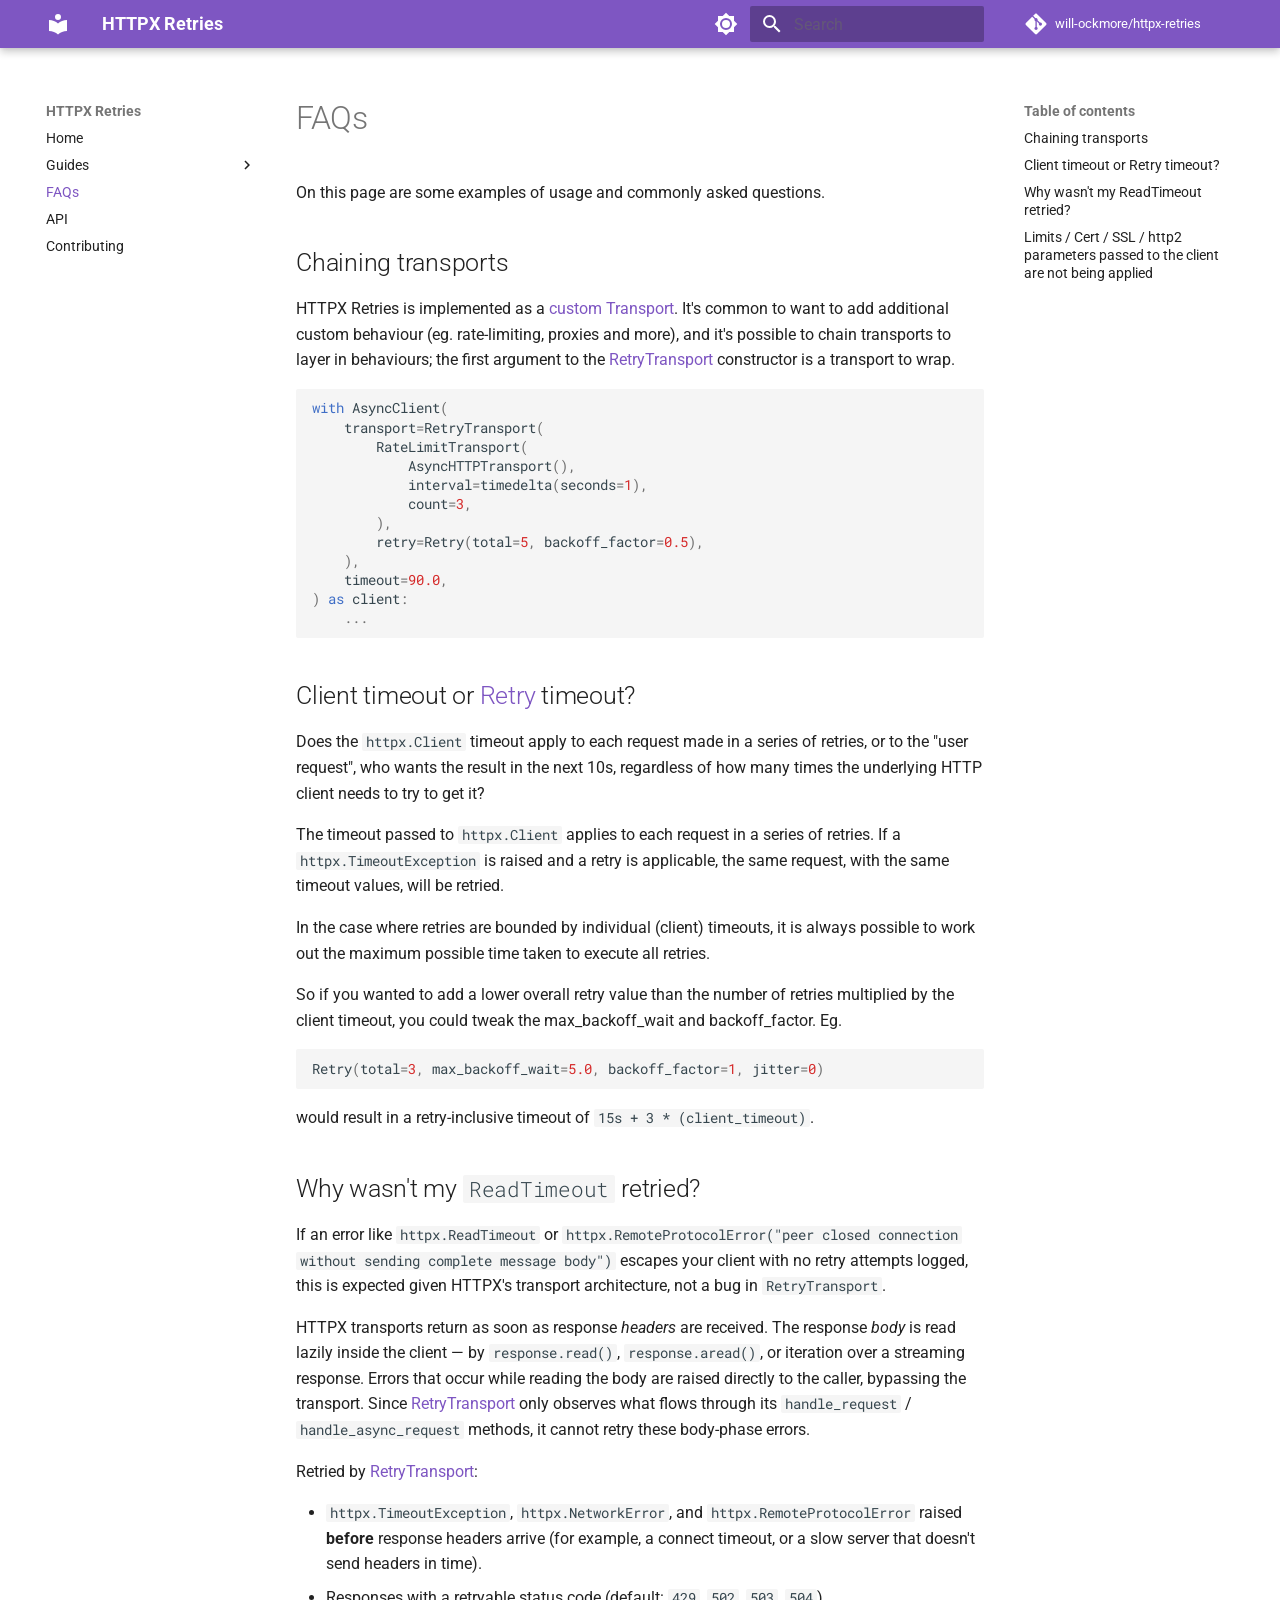
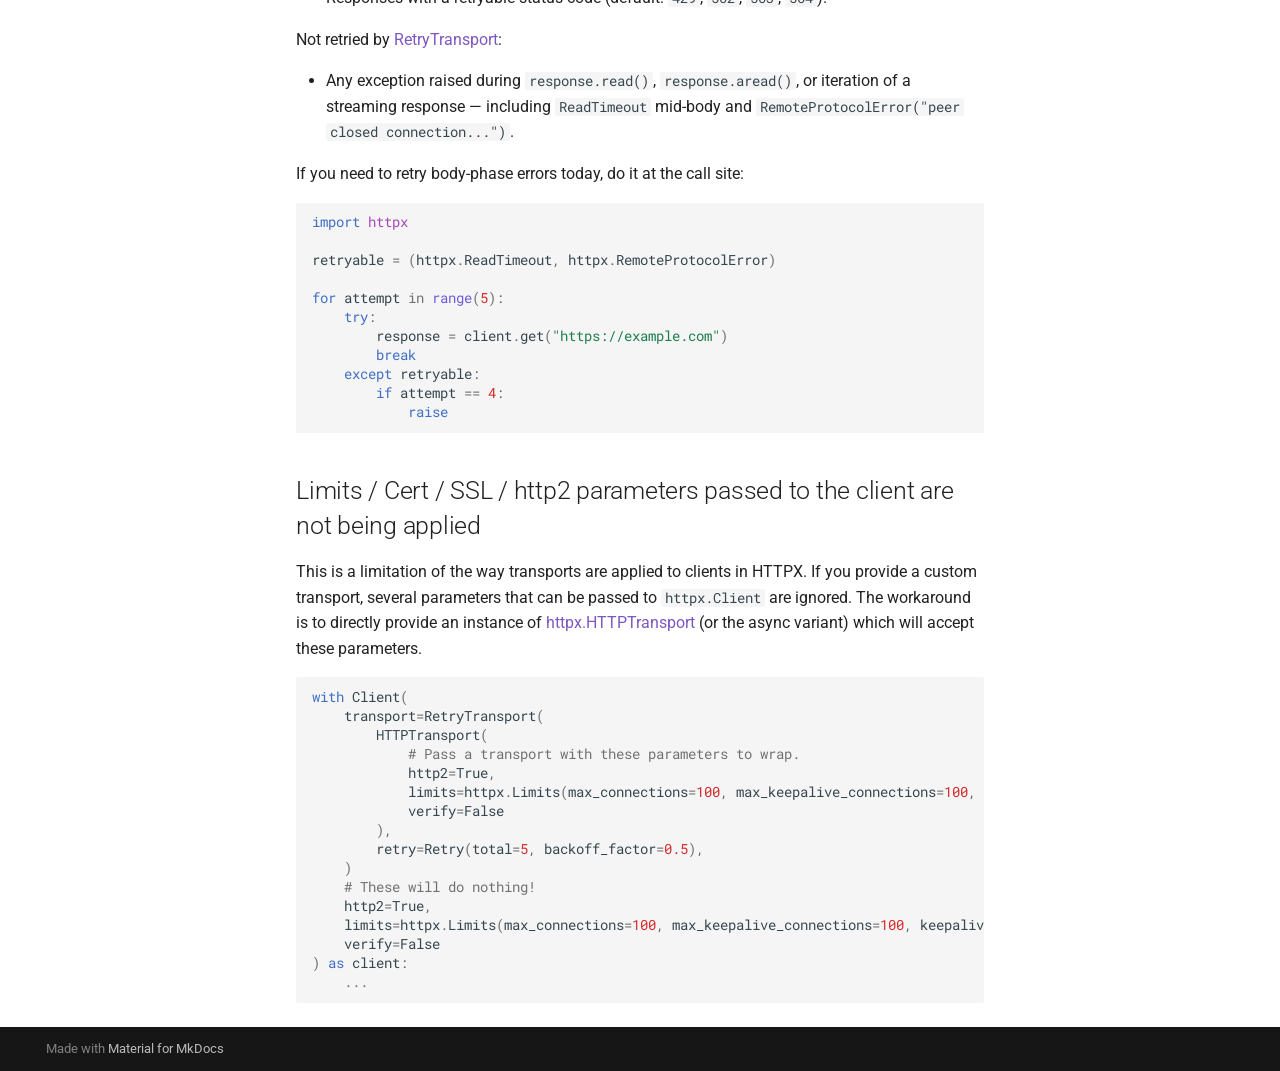
<file: faq/index.html>
<!doctype html>
<html lang="en" class="no-js">
  <head>
    
      <meta charset="utf-8">
      <meta name="viewport" content="width=device-width,initial-scale=1">
      
      
      
        <link rel="canonical" href="https://will-ockmore.github.io/httpx-retries/faq/">
      
      
        <link rel="prev" href="../differences_with_other_retry_libraries/">
      
      
        <link rel="next" href="../api/">
      
      
        
      
      
      <link rel="icon" href="../assets/images/favicon.png">
      <meta name="generator" content="mkdocs-1.6.1, mkdocs-material-9.7.6">
    
    
      
        <title>FAQs - HTTPX Retries</title>
      
    
    
      <link rel="stylesheet" href="../assets/stylesheets/main.484c7ddc.min.css">
      
        
        <link rel="stylesheet" href="../assets/stylesheets/palette.ab4e12ef.min.css">
      
      


    
    
      
    
    
      
        
        
        <link rel="preconnect" href="https://fonts.gstatic.com" crossorigin>
        <link rel="stylesheet" href="https://fonts.googleapis.com/css?family=Roboto:300,300i,400,400i,700,700i%7CRoboto+Mono:400,400i,700,700i&display=fallback">
        <style>:root{--md-text-font:"Roboto";--md-code-font:"Roboto Mono"}</style>
      
    
    
      <link rel="stylesheet" href="../assets/_mkdocstrings.css">
    
    <script>__md_scope=new URL("..",location),__md_hash=e=>[...e].reduce(((e,_)=>(e<<5)-e+_.charCodeAt(0)),0),__md_get=(e,_=localStorage,t=__md_scope)=>JSON.parse(_.getItem(t.pathname+"."+e)),__md_set=(e,_,t=localStorage,a=__md_scope)=>{try{t.setItem(a.pathname+"."+e,JSON.stringify(_))}catch(e){}}</script>
    
      

    
    
  </head>
  
  
    
    
      
    
    
    
    
    <body dir="ltr" data-md-color-scheme="default" data-md-color-primary="deep-purple" data-md-color-accent="deep-purple">
  
    
    <input class="md-toggle" data-md-toggle="drawer" type="checkbox" id="__drawer" autocomplete="off">
    <input class="md-toggle" data-md-toggle="search" type="checkbox" id="__search" autocomplete="off">
    <label class="md-overlay" for="__drawer"></label>
    <div data-md-component="skip">
      
        
        <a href="#faqs" class="md-skip">
          Skip to content
        </a>
      
    </div>
    <div data-md-component="announce">
      
    </div>
    
    
      

  

<header class="md-header md-header--shadow" data-md-component="header">
  <nav class="md-header__inner md-grid" aria-label="Header">
    <a href=".." title="HTTPX Retries" class="md-header__button md-logo" aria-label="HTTPX Retries" data-md-component="logo">
      
  
  <svg xmlns="http://www.w3.org/2000/svg" viewBox="0 0 24 24"><path d="M12 8a3 3 0 0 0 3-3 3 3 0 0 0-3-3 3 3 0 0 0-3 3 3 3 0 0 0 3 3m0 3.54C9.64 9.35 6.5 8 3 8v11c3.5 0 6.64 1.35 9 3.54 2.36-2.19 5.5-3.54 9-3.54V8c-3.5 0-6.64 1.35-9 3.54"/></svg>

    </a>
    <label class="md-header__button md-icon" for="__drawer">
      
      <svg xmlns="http://www.w3.org/2000/svg" viewBox="0 0 24 24"><path d="M3 6h18v2H3zm0 5h18v2H3zm0 5h18v2H3z"/></svg>
    </label>
    <div class="md-header__title" data-md-component="header-title">
      <div class="md-header__ellipsis">
        <div class="md-header__topic">
          <span class="md-ellipsis">
            HTTPX Retries
          </span>
        </div>
        <div class="md-header__topic" data-md-component="header-topic">
          <span class="md-ellipsis">
            
              FAQs
            
          </span>
        </div>
      </div>
    </div>
    
      
        <form class="md-header__option" data-md-component="palette">
  
    
    
    
    <input class="md-option" data-md-color-media="(prefers-color-scheme: light)" data-md-color-scheme="default" data-md-color-primary="deep-purple" data-md-color-accent="deep-purple"  aria-label="Switch to dark mode"  type="radio" name="__palette" id="__palette_0">
    
      <label class="md-header__button md-icon" title="Switch to dark mode" for="__palette_1" hidden>
        <svg xmlns="http://www.w3.org/2000/svg" viewBox="0 0 24 24"><path d="M12 8a4 4 0 0 0-4 4 4 4 0 0 0 4 4 4 4 0 0 0 4-4 4 4 0 0 0-4-4m0 10a6 6 0 0 1-6-6 6 6 0 0 1 6-6 6 6 0 0 1 6 6 6 6 0 0 1-6 6m8-9.31V4h-4.69L12 .69 8.69 4H4v4.69L.69 12 4 15.31V20h4.69L12 23.31 15.31 20H20v-4.69L23.31 12z"/></svg>
      </label>
    
  
    
    
    
    <input class="md-option" data-md-color-media="(prefers-color-scheme: dark)" data-md-color-scheme="slate" data-md-color-primary="deep-purple" data-md-color-accent="deep-purple"  aria-label="Switch to light mode"  type="radio" name="__palette" id="__palette_1">
    
      <label class="md-header__button md-icon" title="Switch to light mode" for="__palette_0" hidden>
        <svg xmlns="http://www.w3.org/2000/svg" viewBox="0 0 24 24"><path d="M12 18c-.89 0-1.74-.2-2.5-.55C11.56 16.5 13 14.42 13 12s-1.44-4.5-3.5-5.45C10.26 6.2 11.11 6 12 6a6 6 0 0 1 6 6 6 6 0 0 1-6 6m8-9.31V4h-4.69L12 .69 8.69 4H4v4.69L.69 12 4 15.31V20h4.69L12 23.31 15.31 20H20v-4.69L23.31 12z"/></svg>
      </label>
    
  
</form>
      
    
    
      <script>var palette=__md_get("__palette");if(palette&&palette.color){if("(prefers-color-scheme)"===palette.color.media){var media=matchMedia("(prefers-color-scheme: light)"),input=document.querySelector(media.matches?"[data-md-color-media='(prefers-color-scheme: light)']":"[data-md-color-media='(prefers-color-scheme: dark)']");palette.color.media=input.getAttribute("data-md-color-media"),palette.color.scheme=input.getAttribute("data-md-color-scheme"),palette.color.primary=input.getAttribute("data-md-color-primary"),palette.color.accent=input.getAttribute("data-md-color-accent")}for(var[key,value]of Object.entries(palette.color))document.body.setAttribute("data-md-color-"+key,value)}</script>
    
    
    
      
      
        <label class="md-header__button md-icon" for="__search">
          
          <svg xmlns="http://www.w3.org/2000/svg" viewBox="0 0 24 24"><path d="M9.5 3A6.5 6.5 0 0 1 16 9.5c0 1.61-.59 3.09-1.56 4.23l.27.27h.79l5 5-1.5 1.5-5-5v-.79l-.27-.27A6.52 6.52 0 0 1 9.5 16 6.5 6.5 0 0 1 3 9.5 6.5 6.5 0 0 1 9.5 3m0 2C7 5 5 7 5 9.5S7 14 9.5 14 14 12 14 9.5 12 5 9.5 5"/></svg>
        </label>
        <div class="md-search" data-md-component="search" role="dialog">
  <label class="md-search__overlay" for="__search"></label>
  <div class="md-search__inner" role="search">
    <form class="md-search__form" name="search">
      <input type="text" class="md-search__input" name="query" aria-label="Search" placeholder="Search" autocapitalize="off" autocorrect="off" autocomplete="off" spellcheck="false" data-md-component="search-query" required>
      <label class="md-search__icon md-icon" for="__search">
        
        <svg xmlns="http://www.w3.org/2000/svg" viewBox="0 0 24 24"><path d="M9.5 3A6.5 6.5 0 0 1 16 9.5c0 1.61-.59 3.09-1.56 4.23l.27.27h.79l5 5-1.5 1.5-5-5v-.79l-.27-.27A6.52 6.52 0 0 1 9.5 16 6.5 6.5 0 0 1 3 9.5 6.5 6.5 0 0 1 9.5 3m0 2C7 5 5 7 5 9.5S7 14 9.5 14 14 12 14 9.5 12 5 9.5 5"/></svg>
        
        <svg xmlns="http://www.w3.org/2000/svg" viewBox="0 0 24 24"><path d="M20 11v2H8l5.5 5.5-1.42 1.42L4.16 12l7.92-7.92L13.5 5.5 8 11z"/></svg>
      </label>
      <nav class="md-search__options" aria-label="Search">
        
        <button type="reset" class="md-search__icon md-icon" title="Clear" aria-label="Clear" tabindex="-1">
          
          <svg xmlns="http://www.w3.org/2000/svg" viewBox="0 0 24 24"><path d="M19 6.41 17.59 5 12 10.59 6.41 5 5 6.41 10.59 12 5 17.59 6.41 19 12 13.41 17.59 19 19 17.59 13.41 12z"/></svg>
        </button>
      </nav>
      
    </form>
    <div class="md-search__output">
      <div class="md-search__scrollwrap" tabindex="0" data-md-scrollfix>
        <div class="md-search-result" data-md-component="search-result">
          <div class="md-search-result__meta">
            Initializing search
          </div>
          <ol class="md-search-result__list" role="presentation"></ol>
        </div>
      </div>
    </div>
  </div>
</div>
      
    
    
      <div class="md-header__source">
        <a href="https://github.com/will-ockmore/httpx-retries" title="Go to repository" class="md-source" data-md-component="source">
  <div class="md-source__icon md-icon">
    
    <svg xmlns="http://www.w3.org/2000/svg" viewBox="0 0 448 512"><!--! Font Awesome Free 7.1.0 by @fontawesome - https://fontawesome.com License - https://fontawesome.com/license/free (Icons: CC BY 4.0, Fonts: SIL OFL 1.1, Code: MIT License) Copyright 2025 Fonticons, Inc.--><path d="M439.6 236.1 244 40.5c-5.4-5.5-12.8-8.5-20.4-8.5s-15 3-20.4 8.4L162.5 81l51.5 51.5c27.1-9.1 52.7 16.8 43.4 43.7l49.7 49.7c34.2-11.8 61.2 31 35.5 56.7-26.5 26.5-70.2-2.9-56-37.3L240.3 199v121.9c25.3 12.5 22.3 41.8 9.1 55-6.4 6.4-15.2 10.1-24.3 10.1s-17.8-3.6-24.3-10.1c-17.6-17.6-11.1-46.9 11.2-56v-123c-20.8-8.5-24.6-30.7-18.6-45L142.6 101 8.5 235.1C3 240.6 0 247.9 0 255.5s3 15 8.5 20.4l195.6 195.7c5.4 5.4 12.7 8.4 20.4 8.4s15-3 20.4-8.4l194.7-194.7c5.4-5.4 8.4-12.8 8.4-20.4s-3-15-8.4-20.4"/></svg>
  </div>
  <div class="md-source__repository">
    will-ockmore/httpx-retries
  </div>
</a>
      </div>
    
  </nav>
  
</header>
    
    <div class="md-container" data-md-component="container">
      
      
        
          
        
      
      <main class="md-main" data-md-component="main">
        <div class="md-main__inner md-grid">
          
            
              
              <div class="md-sidebar md-sidebar--primary" data-md-component="sidebar" data-md-type="navigation" >
                <div class="md-sidebar__scrollwrap">
                  <div class="md-sidebar__inner">
                    



<nav class="md-nav md-nav--primary" aria-label="Navigation" data-md-level="0">
  <label class="md-nav__title" for="__drawer">
    <a href=".." title="HTTPX Retries" class="md-nav__button md-logo" aria-label="HTTPX Retries" data-md-component="logo">
      
  
  <svg xmlns="http://www.w3.org/2000/svg" viewBox="0 0 24 24"><path d="M12 8a3 3 0 0 0 3-3 3 3 0 0 0-3-3 3 3 0 0 0-3 3 3 3 0 0 0 3 3m0 3.54C9.64 9.35 6.5 8 3 8v11c3.5 0 6.64 1.35 9 3.54 2.36-2.19 5.5-3.54 9-3.54V8c-3.5 0-6.64 1.35-9 3.54"/></svg>

    </a>
    HTTPX Retries
  </label>
  
    <div class="md-nav__source">
      <a href="https://github.com/will-ockmore/httpx-retries" title="Go to repository" class="md-source" data-md-component="source">
  <div class="md-source__icon md-icon">
    
    <svg xmlns="http://www.w3.org/2000/svg" viewBox="0 0 448 512"><!--! Font Awesome Free 7.1.0 by @fontawesome - https://fontawesome.com License - https://fontawesome.com/license/free (Icons: CC BY 4.0, Fonts: SIL OFL 1.1, Code: MIT License) Copyright 2025 Fonticons, Inc.--><path d="M439.6 236.1 244 40.5c-5.4-5.5-12.8-8.5-20.4-8.5s-15 3-20.4 8.4L162.5 81l51.5 51.5c27.1-9.1 52.7 16.8 43.4 43.7l49.7 49.7c34.2-11.8 61.2 31 35.5 56.7-26.5 26.5-70.2-2.9-56-37.3L240.3 199v121.9c25.3 12.5 22.3 41.8 9.1 55-6.4 6.4-15.2 10.1-24.3 10.1s-17.8-3.6-24.3-10.1c-17.6-17.6-11.1-46.9 11.2-56v-123c-20.8-8.5-24.6-30.7-18.6-45L142.6 101 8.5 235.1C3 240.6 0 247.9 0 255.5s3 15 8.5 20.4l195.6 195.7c5.4 5.4 12.7 8.4 20.4 8.4s15-3 20.4-8.4l194.7-194.7c5.4-5.4 8.4-12.8 8.4-20.4s-3-15-8.4-20.4"/></svg>
  </div>
  <div class="md-source__repository">
    will-ockmore/httpx-retries
  </div>
</a>
    </div>
  
  <ul class="md-nav__list" data-md-scrollfix>
    
      
      
  
  
  
  
    <li class="md-nav__item">
      <a href=".." class="md-nav__link">
        
  
  
  <span class="md-ellipsis">
    
  
    Home
  

    
  </span>
  
  

      </a>
    </li>
  

    
      
      
  
  
  
  
    
    
    
    
    
    <li class="md-nav__item md-nav__item--nested">
      
        
        
        <input class="md-nav__toggle md-toggle " type="checkbox" id="__nav_2" >
        
          
          <label class="md-nav__link" for="__nav_2" id="__nav_2_label" tabindex="0">
            
  
  
  <span class="md-ellipsis">
    
  
    Guides
  

    
  </span>
  
  

            <span class="md-nav__icon md-icon"></span>
          </label>
        
        <nav class="md-nav" data-md-level="1" aria-labelledby="__nav_2_label" aria-expanded="false">
          <label class="md-nav__title" for="__nav_2">
            <span class="md-nav__icon md-icon"></span>
            
  
    Guides
  

          </label>
          <ul class="md-nav__list" data-md-scrollfix>
            
              
                
  
  
  
  
    <li class="md-nav__item">
      <a href="../behaviour/" class="md-nav__link">
        
  
  
  <span class="md-ellipsis">
    
  
    Retry Behaviour
  

    
  </span>
  
  

      </a>
    </li>
  

              
            
              
                
  
  
  
  
    <li class="md-nav__item">
      <a href="../logging/" class="md-nav__link">
        
  
  
  <span class="md-ellipsis">
    
  
    Logging
  

    
  </span>
  
  

      </a>
    </li>
  

              
            
              
                
  
  
  
  
    <li class="md-nav__item">
      <a href="../differences_with_other_retry_libraries/" class="md-nav__link">
        
  
  
  <span class="md-ellipsis">
    
  
    Differences With Other Retry Libraries
  

    
  </span>
  
  

      </a>
    </li>
  

              
            
          </ul>
        </nav>
      
    </li>
  

    
      
      
  
  
    
  
  
  
    <li class="md-nav__item md-nav__item--active">
      
      <input class="md-nav__toggle md-toggle" type="checkbox" id="__toc">
      
      
        
      
      
        <label class="md-nav__link md-nav__link--active" for="__toc">
          
  
  
  <span class="md-ellipsis">
    
  
    FAQs
  

    
  </span>
  
  

          <span class="md-nav__icon md-icon"></span>
        </label>
      
      <a href="./" class="md-nav__link md-nav__link--active">
        
  
  
  <span class="md-ellipsis">
    
  
    FAQs
  

    
  </span>
  
  

      </a>
      
        

<nav class="md-nav md-nav--secondary" aria-label="Table of contents">
  
  
  
    
  
  
    <label class="md-nav__title" for="__toc">
      <span class="md-nav__icon md-icon"></span>
      Table of contents
    </label>
    <ul class="md-nav__list" data-md-component="toc" data-md-scrollfix>
      
        <li class="md-nav__item">
  <a href="#chaining-transports" class="md-nav__link">
    <span class="md-ellipsis">
      
        Chaining transports
      
    </span>
  </a>
  
</li>
      
        <li class="md-nav__item">
  <a href="#client-timeout-or-retry-timeout" class="md-nav__link">
    <span class="md-ellipsis">
      
        Client timeout or Retry timeout?
      
    </span>
  </a>
  
</li>
      
        <li class="md-nav__item">
  <a href="#why-wasnt-my-readtimeout-retried" class="md-nav__link">
    <span class="md-ellipsis">
      
        Why wasn't my ReadTimeout retried?
      
    </span>
  </a>
  
</li>
      
        <li class="md-nav__item">
  <a href="#limits-cert-ssl-http2-parameters-passed-to-the-client-are-not-being-applied" class="md-nav__link">
    <span class="md-ellipsis">
      
        Limits / Cert / SSL / http2 parameters passed to the client are not being applied
      
    </span>
  </a>
  
</li>
      
    </ul>
  
</nav>
      
    </li>
  

    
      
      
  
  
  
  
    <li class="md-nav__item">
      <a href="../api/" class="md-nav__link">
        
  
  
  <span class="md-ellipsis">
    
  
    API
  

    
  </span>
  
  

      </a>
    </li>
  

    
      
      
  
  
  
  
    <li class="md-nav__item">
      <a href="../contributing/" class="md-nav__link">
        
  
  
  <span class="md-ellipsis">
    
  
    Contributing
  

    
  </span>
  
  

      </a>
    </li>
  

    
  </ul>
</nav>
                  </div>
                </div>
              </div>
            
            
              
              <div class="md-sidebar md-sidebar--secondary" data-md-component="sidebar" data-md-type="toc" >
                <div class="md-sidebar__scrollwrap">
                  <div class="md-sidebar__inner">
                    

<nav class="md-nav md-nav--secondary" aria-label="Table of contents">
  
  
  
    
  
  
    <label class="md-nav__title" for="__toc">
      <span class="md-nav__icon md-icon"></span>
      Table of contents
    </label>
    <ul class="md-nav__list" data-md-component="toc" data-md-scrollfix>
      
        <li class="md-nav__item">
  <a href="#chaining-transports" class="md-nav__link">
    <span class="md-ellipsis">
      
        Chaining transports
      
    </span>
  </a>
  
</li>
      
        <li class="md-nav__item">
  <a href="#client-timeout-or-retry-timeout" class="md-nav__link">
    <span class="md-ellipsis">
      
        Client timeout or Retry timeout?
      
    </span>
  </a>
  
</li>
      
        <li class="md-nav__item">
  <a href="#why-wasnt-my-readtimeout-retried" class="md-nav__link">
    <span class="md-ellipsis">
      
        Why wasn't my ReadTimeout retried?
      
    </span>
  </a>
  
</li>
      
        <li class="md-nav__item">
  <a href="#limits-cert-ssl-http2-parameters-passed-to-the-client-are-not-being-applied" class="md-nav__link">
    <span class="md-ellipsis">
      
        Limits / Cert / SSL / http2 parameters passed to the client are not being applied
      
    </span>
  </a>
  
</li>
      
    </ul>
  
</nav>
                  </div>
                </div>
              </div>
            
          
          
            <div class="md-content" data-md-component="content">
              
              <article class="md-content__inner md-typeset">
                
                  


  
  


<h1 id="faqs">FAQs</h1>
<p>On this page are some examples of usage and commonly asked questions.</p>
<h2 id="chaining-transports">Chaining transports</h2>
<p>HTTPX Retries is implemented as a <a href="https://www.python-httpx.org/advanced/transports/#custom-transports">custom Transport</a>.
It's common to want to add additional custom behaviour (eg. rate-limiting, proxies and more), and it's
possible to chain transports to layer in behaviours; the first argument to the <a class="autorefs autorefs-internal" href="../api/#httpx_retries.RetryTransport">RetryTransport</a>
constructor is a transport to wrap.</p>
<div class="highlight"><pre><span></span><code><span class="k">with</span> <span class="n">AsyncClient</span><span class="p">(</span>
    <span class="n">transport</span><span class="o">=</span><span class="n">RetryTransport</span><span class="p">(</span>
        <span class="n">RateLimitTransport</span><span class="p">(</span>
            <span class="n">AsyncHTTPTransport</span><span class="p">(),</span>
            <span class="n">interval</span><span class="o">=</span><span class="n">timedelta</span><span class="p">(</span><span class="n">seconds</span><span class="o">=</span><span class="mi">1</span><span class="p">),</span>
            <span class="n">count</span><span class="o">=</span><span class="mi">3</span><span class="p">,</span>
        <span class="p">),</span>
        <span class="n">retry</span><span class="o">=</span><span class="n">Retry</span><span class="p">(</span><span class="n">total</span><span class="o">=</span><span class="mi">5</span><span class="p">,</span> <span class="n">backoff_factor</span><span class="o">=</span><span class="mf">0.5</span><span class="p">),</span>
    <span class="p">),</span>
    <span class="n">timeout</span><span class="o">=</span><span class="mf">90.0</span><span class="p">,</span>
<span class="p">)</span> <span class="k">as</span> <span class="n">client</span><span class="p">:</span>
    <span class="o">...</span>
</code></pre></div>
<h2 id="client-timeout-or-retry-timeout">Client timeout or <a class="autorefs autorefs-internal" href="../api/#httpx_retries.Retry">Retry</a> timeout?</h2>
<p>Does the <code>httpx.Client</code> timeout apply to each request made in a series of retries, or to the "user request", who wants
the result in the next 10s, regardless of how many times the underlying HTTP client needs to try to get it?</p>
<p>The timeout passed to <code>httpx.Client</code> applies to each request in a series of retries. If a <code>httpx.TimeoutException</code> is
raised and a retry is applicable, the same request, with the same timeout values, will be retried.</p>
<p>In the case where retries are bounded by individual (client) timeouts, it is always possible to work out the
maximum possible time taken to execute all retries.</p>
<p>So if you wanted to add a lower overall retry value than the number of retries multiplied by the client timeout, you
could tweak the max_backoff_wait and backoff_factor. Eg.</p>
<div class="highlight"><pre><span></span><code><span class="n">Retry</span><span class="p">(</span><span class="n">total</span><span class="o">=</span><span class="mi">3</span><span class="p">,</span> <span class="n">max_backoff_wait</span><span class="o">=</span><span class="mf">5.0</span><span class="p">,</span> <span class="n">backoff_factor</span><span class="o">=</span><span class="mi">1</span><span class="p">,</span> <span class="n">jitter</span><span class="o">=</span><span class="mi">0</span><span class="p">)</span>
</code></pre></div>
<p>would result in a retry-inclusive timeout of <code>15s + 3 * (client_timeout)</code>.</p>
<h2 id="why-wasnt-my-readtimeout-retried">Why wasn't my <code>ReadTimeout</code> retried?</h2>
<p>If an error like <code>httpx.ReadTimeout</code> or <code>httpx.RemoteProtocolError("peer closed connection without sending complete message body")</code> escapes your client with no retry attempts logged, this is expected given HTTPX's transport architecture, not a bug in <code>RetryTransport</code>.</p>
<p>HTTPX transports return as soon as response <em>headers</em> are received. The response <em>body</em> is read lazily inside the client — by <code>response.read()</code>, <code>response.aread()</code>, or iteration over a streaming response. Errors that occur while reading the body are raised directly to the caller, bypassing the transport. Since <a class="autorefs autorefs-internal" href="../api/#httpx_retries.RetryTransport">RetryTransport</a> only observes what flows through its <code>handle_request</code> / <code>handle_async_request</code> methods, it cannot retry these body-phase errors.</p>
<p>Retried by <a class="autorefs autorefs-internal" href="../api/#httpx_retries.RetryTransport">RetryTransport</a>:</p>
<ul>
<li><code>httpx.TimeoutException</code>, <code>httpx.NetworkError</code>, and <code>httpx.RemoteProtocolError</code> raised <strong>before</strong> response headers arrive (for example, a connect timeout, or a slow server that doesn't send headers in time).</li>
<li>Responses with a retryable status code (default: <code>429</code>, <code>502</code>, <code>503</code>, <code>504</code>).</li>
</ul>
<p>Not retried by <a class="autorefs autorefs-internal" href="../api/#httpx_retries.RetryTransport">RetryTransport</a>:</p>
<ul>
<li>Any exception raised during <code>response.read()</code>, <code>response.aread()</code>, or iteration of a streaming response — including <code>ReadTimeout</code> mid-body and <code>RemoteProtocolError("peer closed connection...")</code>.</li>
</ul>
<p>If you need to retry body-phase errors today, do it at the call site:</p>
<div class="highlight"><pre><span></span><code><span class="kn">import</span><span class="w"> </span><span class="nn">httpx</span>

<span class="n">retryable</span> <span class="o">=</span> <span class="p">(</span><span class="n">httpx</span><span class="o">.</span><span class="n">ReadTimeout</span><span class="p">,</span> <span class="n">httpx</span><span class="o">.</span><span class="n">RemoteProtocolError</span><span class="p">)</span>

<span class="k">for</span> <span class="n">attempt</span> <span class="ow">in</span> <span class="nb">range</span><span class="p">(</span><span class="mi">5</span><span class="p">):</span>
    <span class="k">try</span><span class="p">:</span>
        <span class="n">response</span> <span class="o">=</span> <span class="n">client</span><span class="o">.</span><span class="n">get</span><span class="p">(</span><span class="s2">&quot;https://example.com&quot;</span><span class="p">)</span>
        <span class="k">break</span>
    <span class="k">except</span> <span class="n">retryable</span><span class="p">:</span>
        <span class="k">if</span> <span class="n">attempt</span> <span class="o">==</span> <span class="mi">4</span><span class="p">:</span>
            <span class="k">raise</span>
</code></pre></div>
<h2 id="limits-cert-ssl-http2-parameters-passed-to-the-client-are-not-being-applied">Limits / Cert / SSL / http2 parameters passed to the client are not being applied</h2>
<p>This is a limitation of the way transports are applied to clients in HTTPX. If you provide a custom transport, several parameters
that can be passed to <code>httpx.Client</code> are ignored. The workaround is to directly provide an instance of
<a href="https://www.python-httpx.org/advanced/transports/#http-transport">httpx.HTTPTransport</a> (or the async variant) which
will accept these parameters.</p>
<div class="highlight"><pre><span></span><code><span class="k">with</span> <span class="n">Client</span><span class="p">(</span>
    <span class="n">transport</span><span class="o">=</span><span class="n">RetryTransport</span><span class="p">(</span>
        <span class="n">HTTPTransport</span><span class="p">(</span>
            <span class="c1"># Pass a transport with these parameters to wrap.</span>
            <span class="n">http2</span><span class="o">=</span><span class="kc">True</span><span class="p">,</span>
            <span class="n">limits</span><span class="o">=</span><span class="n">httpx</span><span class="o">.</span><span class="n">Limits</span><span class="p">(</span><span class="n">max_connections</span><span class="o">=</span><span class="mi">100</span><span class="p">,</span> <span class="n">max_keepalive_connections</span><span class="o">=</span><span class="mi">100</span><span class="p">,</span> <span class="n">keepalive_expiry</span><span class="o">=</span><span class="mi">60</span><span class="p">),</span>
            <span class="n">verify</span><span class="o">=</span><span class="kc">False</span>
        <span class="p">),</span>
        <span class="n">retry</span><span class="o">=</span><span class="n">Retry</span><span class="p">(</span><span class="n">total</span><span class="o">=</span><span class="mi">5</span><span class="p">,</span> <span class="n">backoff_factor</span><span class="o">=</span><span class="mf">0.5</span><span class="p">),</span>
    <span class="p">)</span>
    <span class="c1"># These will do nothing!</span>
    <span class="n">http2</span><span class="o">=</span><span class="kc">True</span><span class="p">,</span>
    <span class="n">limits</span><span class="o">=</span><span class="n">httpx</span><span class="o">.</span><span class="n">Limits</span><span class="p">(</span><span class="n">max_connections</span><span class="o">=</span><span class="mi">100</span><span class="p">,</span> <span class="n">max_keepalive_connections</span><span class="o">=</span><span class="mi">100</span><span class="p">,</span> <span class="n">keepalive_expiry</span><span class="o">=</span><span class="mi">60</span><span class="p">),</span>
    <span class="n">verify</span><span class="o">=</span><span class="kc">False</span>
<span class="p">)</span> <span class="k">as</span> <span class="n">client</span><span class="p">:</span>
    <span class="o">...</span>
</code></pre></div>












                
              </article>
            </div>
          
          
<script>var target=document.getElementById(location.hash.slice(1));target&&target.name&&(target.checked=target.name.startsWith("__tabbed_"))</script>
        </div>
        
      </main>
      
        <footer class="md-footer">
  
  <div class="md-footer-meta md-typeset">
    <div class="md-footer-meta__inner md-grid">
      <div class="md-copyright">
  
  
    Made with
    <a href="https://squidfunk.github.io/mkdocs-material/" target="_blank" rel="noopener">
      Material for MkDocs
    </a>
  
</div>
      
    </div>
  </div>
</footer>
      
    </div>
    <div class="md-dialog" data-md-component="dialog">
      <div class="md-dialog__inner md-typeset"></div>
    </div>
    
    
    
      
      
      <script id="__config" type="application/json">{"annotate": null, "base": "..", "features": [], "search": "../assets/javascripts/workers/search.2c215733.min.js", "tags": null, "translations": {"clipboard.copied": "Copied to clipboard", "clipboard.copy": "Copy to clipboard", "search.result.more.one": "1 more on this page", "search.result.more.other": "# more on this page", "search.result.none": "No matching documents", "search.result.one": "1 matching document", "search.result.other": "# matching documents", "search.result.placeholder": "Type to start searching", "search.result.term.missing": "Missing", "select.version": "Select version"}, "version": null}</script>
    
    
      <script src="../assets/javascripts/bundle.79ae519e.min.js"></script>
      
    
  </body>
</html>
</file>
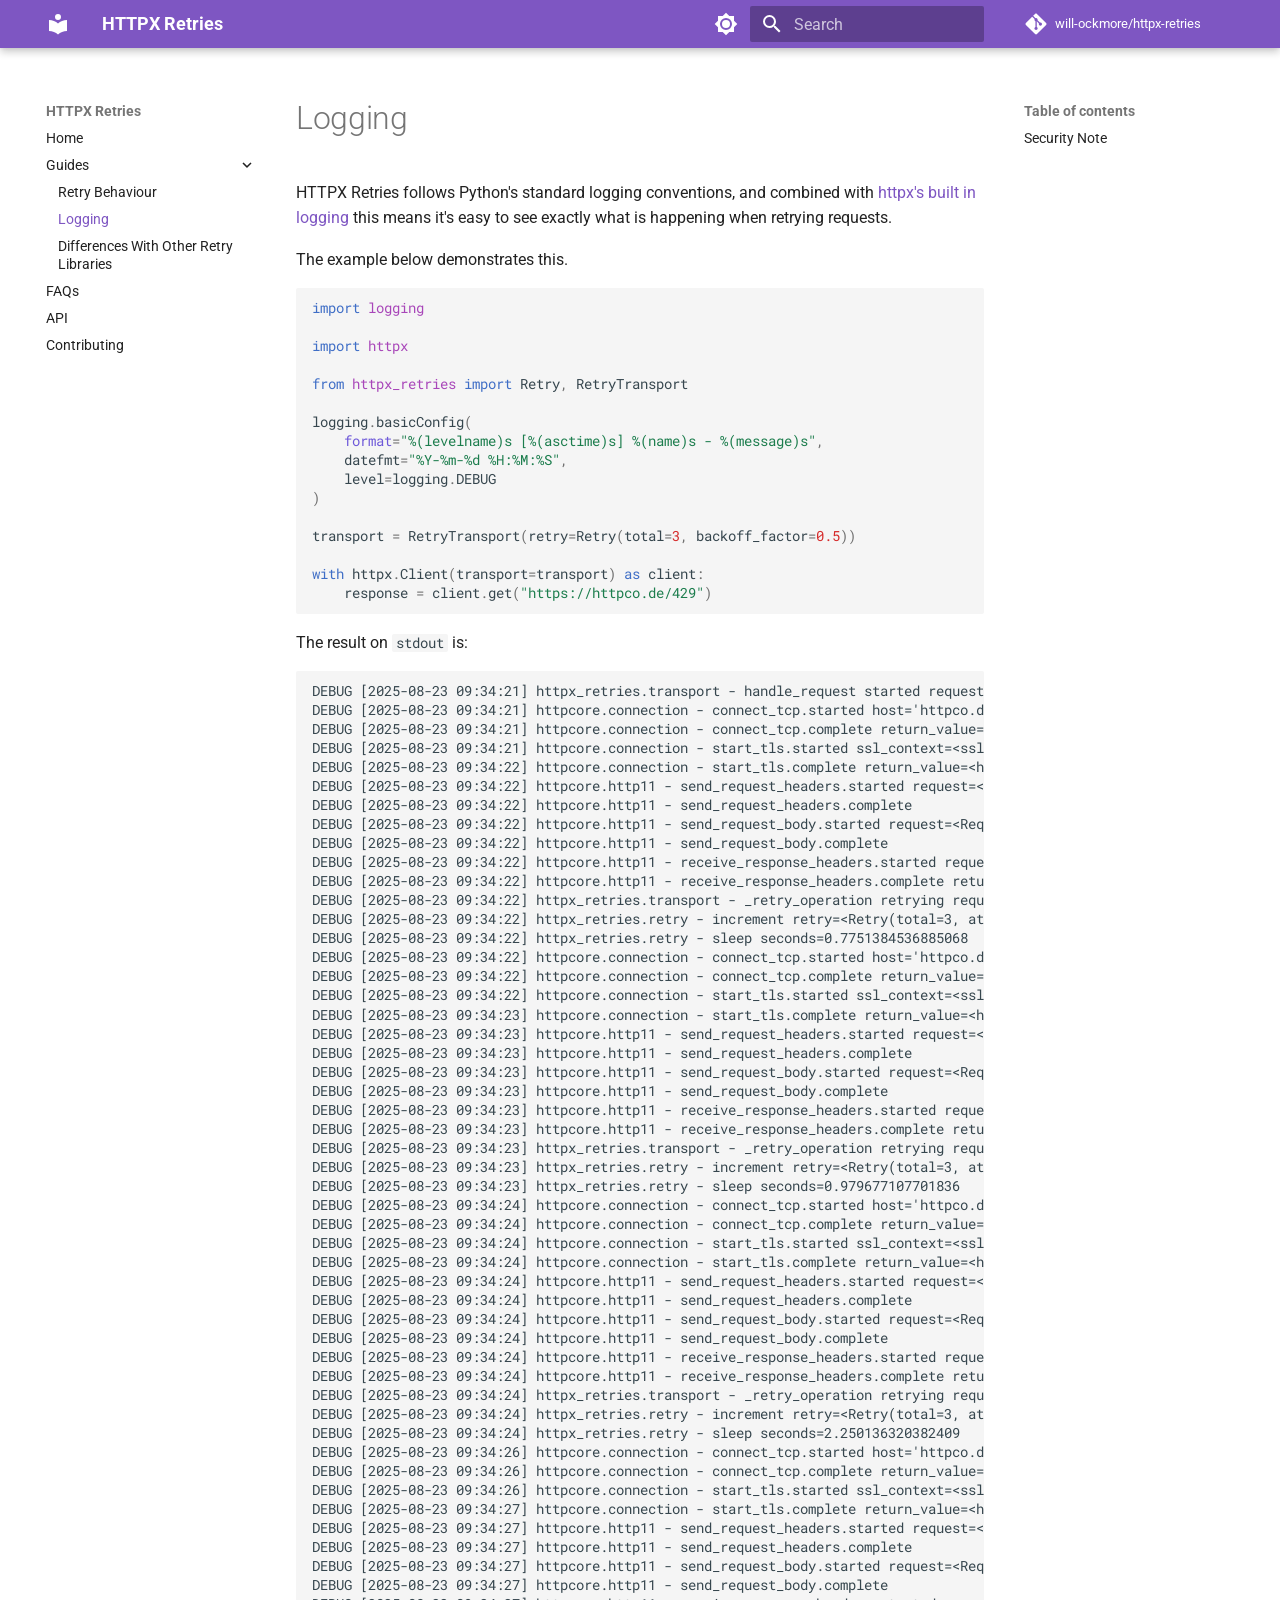
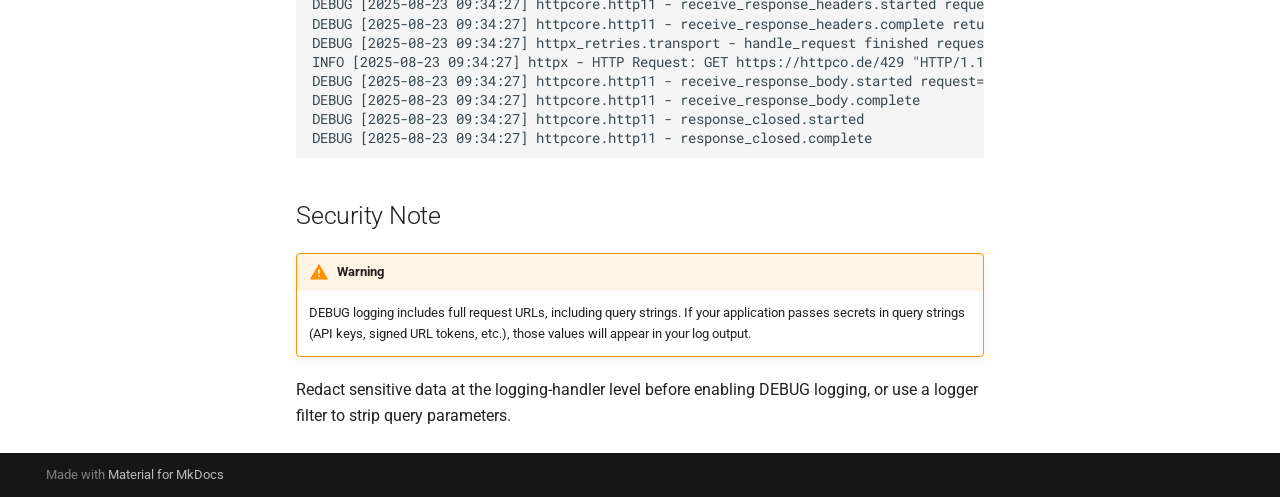
<file: logging/index.html>
<!doctype html>
<html lang="en" class="no-js">
  <head>
    
      <meta charset="utf-8">
      <meta name="viewport" content="width=device-width,initial-scale=1">
      
      
      
        <link rel="canonical" href="https://will-ockmore.github.io/httpx-retries/logging/">
      
      
        <link rel="prev" href="../behaviour/">
      
      
        <link rel="next" href="../differences_with_other_retry_libraries/">
      
      
        
      
      
      <link rel="icon" href="../assets/images/favicon.png">
      <meta name="generator" content="mkdocs-1.6.1, mkdocs-material-9.7.6">
    
    
      
        <title>Logging - HTTPX Retries</title>
      
    
    
      <link rel="stylesheet" href="../assets/stylesheets/main.484c7ddc.min.css">
      
        
        <link rel="stylesheet" href="../assets/stylesheets/palette.ab4e12ef.min.css">
      
      


    
    
      
    
    
      
        
        
        <link rel="preconnect" href="https://fonts.gstatic.com" crossorigin>
        <link rel="stylesheet" href="https://fonts.googleapis.com/css?family=Roboto:300,300i,400,400i,700,700i%7CRoboto+Mono:400,400i,700,700i&display=fallback">
        <style>:root{--md-text-font:"Roboto";--md-code-font:"Roboto Mono"}</style>
      
    
    
      <link rel="stylesheet" href="../assets/_mkdocstrings.css">
    
    <script>__md_scope=new URL("..",location),__md_hash=e=>[...e].reduce(((e,_)=>(e<<5)-e+_.charCodeAt(0)),0),__md_get=(e,_=localStorage,t=__md_scope)=>JSON.parse(_.getItem(t.pathname+"."+e)),__md_set=(e,_,t=localStorage,a=__md_scope)=>{try{t.setItem(a.pathname+"."+e,JSON.stringify(_))}catch(e){}}</script>
    
      

    
    
  </head>
  
  
    
    
      
    
    
    
    
    <body dir="ltr" data-md-color-scheme="default" data-md-color-primary="deep-purple" data-md-color-accent="deep-purple">
  
    
    <input class="md-toggle" data-md-toggle="drawer" type="checkbox" id="__drawer" autocomplete="off">
    <input class="md-toggle" data-md-toggle="search" type="checkbox" id="__search" autocomplete="off">
    <label class="md-overlay" for="__drawer"></label>
    <div data-md-component="skip">
      
        
        <a href="#logging" class="md-skip">
          Skip to content
        </a>
      
    </div>
    <div data-md-component="announce">
      
    </div>
    
    
      

  

<header class="md-header md-header--shadow" data-md-component="header">
  <nav class="md-header__inner md-grid" aria-label="Header">
    <a href=".." title="HTTPX Retries" class="md-header__button md-logo" aria-label="HTTPX Retries" data-md-component="logo">
      
  
  <svg xmlns="http://www.w3.org/2000/svg" viewBox="0 0 24 24"><path d="M12 8a3 3 0 0 0 3-3 3 3 0 0 0-3-3 3 3 0 0 0-3 3 3 3 0 0 0 3 3m0 3.54C9.64 9.35 6.5 8 3 8v11c3.5 0 6.64 1.35 9 3.54 2.36-2.19 5.5-3.54 9-3.54V8c-3.5 0-6.64 1.35-9 3.54"/></svg>

    </a>
    <label class="md-header__button md-icon" for="__drawer">
      
      <svg xmlns="http://www.w3.org/2000/svg" viewBox="0 0 24 24"><path d="M3 6h18v2H3zm0 5h18v2H3zm0 5h18v2H3z"/></svg>
    </label>
    <div class="md-header__title" data-md-component="header-title">
      <div class="md-header__ellipsis">
        <div class="md-header__topic">
          <span class="md-ellipsis">
            HTTPX Retries
          </span>
        </div>
        <div class="md-header__topic" data-md-component="header-topic">
          <span class="md-ellipsis">
            
              Logging
            
          </span>
        </div>
      </div>
    </div>
    
      
        <form class="md-header__option" data-md-component="palette">
  
    
    
    
    <input class="md-option" data-md-color-media="(prefers-color-scheme: light)" data-md-color-scheme="default" data-md-color-primary="deep-purple" data-md-color-accent="deep-purple"  aria-label="Switch to dark mode"  type="radio" name="__palette" id="__palette_0">
    
      <label class="md-header__button md-icon" title="Switch to dark mode" for="__palette_1" hidden>
        <svg xmlns="http://www.w3.org/2000/svg" viewBox="0 0 24 24"><path d="M12 8a4 4 0 0 0-4 4 4 4 0 0 0 4 4 4 4 0 0 0 4-4 4 4 0 0 0-4-4m0 10a6 6 0 0 1-6-6 6 6 0 0 1 6-6 6 6 0 0 1 6 6 6 6 0 0 1-6 6m8-9.31V4h-4.69L12 .69 8.69 4H4v4.69L.69 12 4 15.31V20h4.69L12 23.31 15.31 20H20v-4.69L23.31 12z"/></svg>
      </label>
    
  
    
    
    
    <input class="md-option" data-md-color-media="(prefers-color-scheme: dark)" data-md-color-scheme="slate" data-md-color-primary="deep-purple" data-md-color-accent="deep-purple"  aria-label="Switch to light mode"  type="radio" name="__palette" id="__palette_1">
    
      <label class="md-header__button md-icon" title="Switch to light mode" for="__palette_0" hidden>
        <svg xmlns="http://www.w3.org/2000/svg" viewBox="0 0 24 24"><path d="M12 18c-.89 0-1.74-.2-2.5-.55C11.56 16.5 13 14.42 13 12s-1.44-4.5-3.5-5.45C10.26 6.2 11.11 6 12 6a6 6 0 0 1 6 6 6 6 0 0 1-6 6m8-9.31V4h-4.69L12 .69 8.69 4H4v4.69L.69 12 4 15.31V20h4.69L12 23.31 15.31 20H20v-4.69L23.31 12z"/></svg>
      </label>
    
  
</form>
      
    
    
      <script>var palette=__md_get("__palette");if(palette&&palette.color){if("(prefers-color-scheme)"===palette.color.media){var media=matchMedia("(prefers-color-scheme: light)"),input=document.querySelector(media.matches?"[data-md-color-media='(prefers-color-scheme: light)']":"[data-md-color-media='(prefers-color-scheme: dark)']");palette.color.media=input.getAttribute("data-md-color-media"),palette.color.scheme=input.getAttribute("data-md-color-scheme"),palette.color.primary=input.getAttribute("data-md-color-primary"),palette.color.accent=input.getAttribute("data-md-color-accent")}for(var[key,value]of Object.entries(palette.color))document.body.setAttribute("data-md-color-"+key,value)}</script>
    
    
    
      
      
        <label class="md-header__button md-icon" for="__search">
          
          <svg xmlns="http://www.w3.org/2000/svg" viewBox="0 0 24 24"><path d="M9.5 3A6.5 6.5 0 0 1 16 9.5c0 1.61-.59 3.09-1.56 4.23l.27.27h.79l5 5-1.5 1.5-5-5v-.79l-.27-.27A6.52 6.52 0 0 1 9.5 16 6.5 6.5 0 0 1 3 9.5 6.5 6.5 0 0 1 9.5 3m0 2C7 5 5 7 5 9.5S7 14 9.5 14 14 12 14 9.5 12 5 9.5 5"/></svg>
        </label>
        <div class="md-search" data-md-component="search" role="dialog">
  <label class="md-search__overlay" for="__search"></label>
  <div class="md-search__inner" role="search">
    <form class="md-search__form" name="search">
      <input type="text" class="md-search__input" name="query" aria-label="Search" placeholder="Search" autocapitalize="off" autocorrect="off" autocomplete="off" spellcheck="false" data-md-component="search-query" required>
      <label class="md-search__icon md-icon" for="__search">
        
        <svg xmlns="http://www.w3.org/2000/svg" viewBox="0 0 24 24"><path d="M9.5 3A6.5 6.5 0 0 1 16 9.5c0 1.61-.59 3.09-1.56 4.23l.27.27h.79l5 5-1.5 1.5-5-5v-.79l-.27-.27A6.52 6.52 0 0 1 9.5 16 6.5 6.5 0 0 1 3 9.5 6.5 6.5 0 0 1 9.5 3m0 2C7 5 5 7 5 9.5S7 14 9.5 14 14 12 14 9.5 12 5 9.5 5"/></svg>
        
        <svg xmlns="http://www.w3.org/2000/svg" viewBox="0 0 24 24"><path d="M20 11v2H8l5.5 5.5-1.42 1.42L4.16 12l7.92-7.92L13.5 5.5 8 11z"/></svg>
      </label>
      <nav class="md-search__options" aria-label="Search">
        
        <button type="reset" class="md-search__icon md-icon" title="Clear" aria-label="Clear" tabindex="-1">
          
          <svg xmlns="http://www.w3.org/2000/svg" viewBox="0 0 24 24"><path d="M19 6.41 17.59 5 12 10.59 6.41 5 5 6.41 10.59 12 5 17.59 6.41 19 12 13.41 17.59 19 19 17.59 13.41 12z"/></svg>
        </button>
      </nav>
      
    </form>
    <div class="md-search__output">
      <div class="md-search__scrollwrap" tabindex="0" data-md-scrollfix>
        <div class="md-search-result" data-md-component="search-result">
          <div class="md-search-result__meta">
            Initializing search
          </div>
          <ol class="md-search-result__list" role="presentation"></ol>
        </div>
      </div>
    </div>
  </div>
</div>
      
    
    
      <div class="md-header__source">
        <a href="https://github.com/will-ockmore/httpx-retries" title="Go to repository" class="md-source" data-md-component="source">
  <div class="md-source__icon md-icon">
    
    <svg xmlns="http://www.w3.org/2000/svg" viewBox="0 0 448 512"><!--! Font Awesome Free 7.1.0 by @fontawesome - https://fontawesome.com License - https://fontawesome.com/license/free (Icons: CC BY 4.0, Fonts: SIL OFL 1.1, Code: MIT License) Copyright 2025 Fonticons, Inc.--><path d="M439.6 236.1 244 40.5c-5.4-5.5-12.8-8.5-20.4-8.5s-15 3-20.4 8.4L162.5 81l51.5 51.5c27.1-9.1 52.7 16.8 43.4 43.7l49.7 49.7c34.2-11.8 61.2 31 35.5 56.7-26.5 26.5-70.2-2.9-56-37.3L240.3 199v121.9c25.3 12.5 22.3 41.8 9.1 55-6.4 6.4-15.2 10.1-24.3 10.1s-17.8-3.6-24.3-10.1c-17.6-17.6-11.1-46.9 11.2-56v-123c-20.8-8.5-24.6-30.7-18.6-45L142.6 101 8.5 235.1C3 240.6 0 247.9 0 255.5s3 15 8.5 20.4l195.6 195.7c5.4 5.4 12.7 8.4 20.4 8.4s15-3 20.4-8.4l194.7-194.7c5.4-5.4 8.4-12.8 8.4-20.4s-3-15-8.4-20.4"/></svg>
  </div>
  <div class="md-source__repository">
    will-ockmore/httpx-retries
  </div>
</a>
      </div>
    
  </nav>
  
</header>
    
    <div class="md-container" data-md-component="container">
      
      
        
          
        
      
      <main class="md-main" data-md-component="main">
        <div class="md-main__inner md-grid">
          
            
              
              <div class="md-sidebar md-sidebar--primary" data-md-component="sidebar" data-md-type="navigation" >
                <div class="md-sidebar__scrollwrap">
                  <div class="md-sidebar__inner">
                    



<nav class="md-nav md-nav--primary" aria-label="Navigation" data-md-level="0">
  <label class="md-nav__title" for="__drawer">
    <a href=".." title="HTTPX Retries" class="md-nav__button md-logo" aria-label="HTTPX Retries" data-md-component="logo">
      
  
  <svg xmlns="http://www.w3.org/2000/svg" viewBox="0 0 24 24"><path d="M12 8a3 3 0 0 0 3-3 3 3 0 0 0-3-3 3 3 0 0 0-3 3 3 3 0 0 0 3 3m0 3.54C9.64 9.35 6.5 8 3 8v11c3.5 0 6.64 1.35 9 3.54 2.36-2.19 5.5-3.54 9-3.54V8c-3.5 0-6.64 1.35-9 3.54"/></svg>

    </a>
    HTTPX Retries
  </label>
  
    <div class="md-nav__source">
      <a href="https://github.com/will-ockmore/httpx-retries" title="Go to repository" class="md-source" data-md-component="source">
  <div class="md-source__icon md-icon">
    
    <svg xmlns="http://www.w3.org/2000/svg" viewBox="0 0 448 512"><!--! Font Awesome Free 7.1.0 by @fontawesome - https://fontawesome.com License - https://fontawesome.com/license/free (Icons: CC BY 4.0, Fonts: SIL OFL 1.1, Code: MIT License) Copyright 2025 Fonticons, Inc.--><path d="M439.6 236.1 244 40.5c-5.4-5.5-12.8-8.5-20.4-8.5s-15 3-20.4 8.4L162.5 81l51.5 51.5c27.1-9.1 52.7 16.8 43.4 43.7l49.7 49.7c34.2-11.8 61.2 31 35.5 56.7-26.5 26.5-70.2-2.9-56-37.3L240.3 199v121.9c25.3 12.5 22.3 41.8 9.1 55-6.4 6.4-15.2 10.1-24.3 10.1s-17.8-3.6-24.3-10.1c-17.6-17.6-11.1-46.9 11.2-56v-123c-20.8-8.5-24.6-30.7-18.6-45L142.6 101 8.5 235.1C3 240.6 0 247.9 0 255.5s3 15 8.5 20.4l195.6 195.7c5.4 5.4 12.7 8.4 20.4 8.4s15-3 20.4-8.4l194.7-194.7c5.4-5.4 8.4-12.8 8.4-20.4s-3-15-8.4-20.4"/></svg>
  </div>
  <div class="md-source__repository">
    will-ockmore/httpx-retries
  </div>
</a>
    </div>
  
  <ul class="md-nav__list" data-md-scrollfix>
    
      
      
  
  
  
  
    <li class="md-nav__item">
      <a href=".." class="md-nav__link">
        
  
  
  <span class="md-ellipsis">
    
  
    Home
  

    
  </span>
  
  

      </a>
    </li>
  

    
      
      
  
  
    
  
  
  
    
    
    
    
    
    <li class="md-nav__item md-nav__item--active md-nav__item--nested">
      
        
        
        <input class="md-nav__toggle md-toggle " type="checkbox" id="__nav_2" checked>
        
          
          <label class="md-nav__link" for="__nav_2" id="__nav_2_label" tabindex="0">
            
  
  
  <span class="md-ellipsis">
    
  
    Guides
  

    
  </span>
  
  

            <span class="md-nav__icon md-icon"></span>
          </label>
        
        <nav class="md-nav" data-md-level="1" aria-labelledby="__nav_2_label" aria-expanded="true">
          <label class="md-nav__title" for="__nav_2">
            <span class="md-nav__icon md-icon"></span>
            
  
    Guides
  

          </label>
          <ul class="md-nav__list" data-md-scrollfix>
            
              
                
  
  
  
  
    <li class="md-nav__item">
      <a href="../behaviour/" class="md-nav__link">
        
  
  
  <span class="md-ellipsis">
    
  
    Retry Behaviour
  

    
  </span>
  
  

      </a>
    </li>
  

              
            
              
                
  
  
    
  
  
  
    <li class="md-nav__item md-nav__item--active">
      
      <input class="md-nav__toggle md-toggle" type="checkbox" id="__toc">
      
      
        
      
      
        <label class="md-nav__link md-nav__link--active" for="__toc">
          
  
  
  <span class="md-ellipsis">
    
  
    Logging
  

    
  </span>
  
  

          <span class="md-nav__icon md-icon"></span>
        </label>
      
      <a href="./" class="md-nav__link md-nav__link--active">
        
  
  
  <span class="md-ellipsis">
    
  
    Logging
  

    
  </span>
  
  

      </a>
      
        

<nav class="md-nav md-nav--secondary" aria-label="Table of contents">
  
  
  
    
  
  
    <label class="md-nav__title" for="__toc">
      <span class="md-nav__icon md-icon"></span>
      Table of contents
    </label>
    <ul class="md-nav__list" data-md-component="toc" data-md-scrollfix>
      
        <li class="md-nav__item">
  <a href="#security-note" class="md-nav__link">
    <span class="md-ellipsis">
      
        Security Note
      
    </span>
  </a>
  
</li>
      
    </ul>
  
</nav>
      
    </li>
  

              
            
              
                
  
  
  
  
    <li class="md-nav__item">
      <a href="../differences_with_other_retry_libraries/" class="md-nav__link">
        
  
  
  <span class="md-ellipsis">
    
  
    Differences With Other Retry Libraries
  

    
  </span>
  
  

      </a>
    </li>
  

              
            
          </ul>
        </nav>
      
    </li>
  

    
      
      
  
  
  
  
    <li class="md-nav__item">
      <a href="../faq/" class="md-nav__link">
        
  
  
  <span class="md-ellipsis">
    
  
    FAQs
  

    
  </span>
  
  

      </a>
    </li>
  

    
      
      
  
  
  
  
    <li class="md-nav__item">
      <a href="../api/" class="md-nav__link">
        
  
  
  <span class="md-ellipsis">
    
  
    API
  

    
  </span>
  
  

      </a>
    </li>
  

    
      
      
  
  
  
  
    <li class="md-nav__item">
      <a href="../contributing/" class="md-nav__link">
        
  
  
  <span class="md-ellipsis">
    
  
    Contributing
  

    
  </span>
  
  

      </a>
    </li>
  

    
  </ul>
</nav>
                  </div>
                </div>
              </div>
            
            
              
              <div class="md-sidebar md-sidebar--secondary" data-md-component="sidebar" data-md-type="toc" >
                <div class="md-sidebar__scrollwrap">
                  <div class="md-sidebar__inner">
                    

<nav class="md-nav md-nav--secondary" aria-label="Table of contents">
  
  
  
    
  
  
    <label class="md-nav__title" for="__toc">
      <span class="md-nav__icon md-icon"></span>
      Table of contents
    </label>
    <ul class="md-nav__list" data-md-component="toc" data-md-scrollfix>
      
        <li class="md-nav__item">
  <a href="#security-note" class="md-nav__link">
    <span class="md-ellipsis">
      
        Security Note
      
    </span>
  </a>
  
</li>
      
    </ul>
  
</nav>
                  </div>
                </div>
              </div>
            
          
          
            <div class="md-content" data-md-component="content">
              
              <article class="md-content__inner md-typeset">
                
                  


  
  


<h1 id="logging">Logging</h1>
<p>HTTPX Retries follows Python's standard logging conventions, and combined with
<a href="https://www.python-httpx.org/logging/">httpx's built in logging</a> this means it's
easy to see exactly what is happening when retrying requests.</p>
<p>The example below demonstrates this.</p>
<div class="highlight"><pre><span></span><code><span class="kn">import</span><span class="w"> </span><span class="nn">logging</span>

<span class="kn">import</span><span class="w"> </span><span class="nn">httpx</span>

<span class="kn">from</span><span class="w"> </span><span class="nn">httpx_retries</span><span class="w"> </span><span class="kn">import</span> <span class="n">Retry</span><span class="p">,</span> <span class="n">RetryTransport</span>

<span class="n">logging</span><span class="o">.</span><span class="n">basicConfig</span><span class="p">(</span>
    <span class="nb">format</span><span class="o">=</span><span class="s2">&quot;</span><span class="si">%(levelname)s</span><span class="s2"> [</span><span class="si">%(asctime)s</span><span class="s2">] </span><span class="si">%(name)s</span><span class="s2"> - </span><span class="si">%(message)s</span><span class="s2">&quot;</span><span class="p">,</span>
    <span class="n">datefmt</span><span class="o">=</span><span class="s2">&quot;%Y-%m-</span><span class="si">%d</span><span class="s2"> %H:%M:%S&quot;</span><span class="p">,</span>
    <span class="n">level</span><span class="o">=</span><span class="n">logging</span><span class="o">.</span><span class="n">DEBUG</span>
<span class="p">)</span>

<span class="n">transport</span> <span class="o">=</span> <span class="n">RetryTransport</span><span class="p">(</span><span class="n">retry</span><span class="o">=</span><span class="n">Retry</span><span class="p">(</span><span class="n">total</span><span class="o">=</span><span class="mi">3</span><span class="p">,</span> <span class="n">backoff_factor</span><span class="o">=</span><span class="mf">0.5</span><span class="p">))</span>

<span class="k">with</span> <span class="n">httpx</span><span class="o">.</span><span class="n">Client</span><span class="p">(</span><span class="n">transport</span><span class="o">=</span><span class="n">transport</span><span class="p">)</span> <span class="k">as</span> <span class="n">client</span><span class="p">:</span>
    <span class="n">response</span> <span class="o">=</span> <span class="n">client</span><span class="o">.</span><span class="n">get</span><span class="p">(</span><span class="s2">&quot;https://httpco.de/429&quot;</span><span class="p">)</span>
</code></pre></div>
<p>The result on <code>stdout</code> is:</p>
<div class="highlight"><pre><span></span><code>DEBUG [2025-08-23 09:34:21] httpx_retries.transport - handle_request started request=&lt;Request(&#39;GET&#39;, &#39;https://httpco.de/429&#39;)&gt;
DEBUG [2025-08-23 09:34:21] httpcore.connection - connect_tcp.started host=&#39;httpco.de&#39; port=443 local_address=None timeout=5.0 socket_options=None
DEBUG [2025-08-23 09:34:21] httpcore.connection - connect_tcp.complete return_value=&lt;httpcore._backends.sync.SyncStream object at 0x1070af9a0&gt;
DEBUG [2025-08-23 09:34:21] httpcore.connection - start_tls.started ssl_context=&lt;ssl.SSLContext object at 0x1070a0510&gt; server_hostname=&#39;httpco.de&#39; timeout=5.0
DEBUG [2025-08-23 09:34:22] httpcore.connection - start_tls.complete return_value=&lt;httpcore._backends.sync.SyncStream object at 0x1070af970&gt;
DEBUG [2025-08-23 09:34:22] httpcore.http11 - send_request_headers.started request=&lt;Request [b&#39;GET&#39;]&gt;
DEBUG [2025-08-23 09:34:22] httpcore.http11 - send_request_headers.complete
DEBUG [2025-08-23 09:34:22] httpcore.http11 - send_request_body.started request=&lt;Request [b&#39;GET&#39;]&gt;
DEBUG [2025-08-23 09:34:22] httpcore.http11 - send_request_body.complete
DEBUG [2025-08-23 09:34:22] httpcore.http11 - receive_response_headers.started request=&lt;Request [b&#39;GET&#39;]&gt;
DEBUG [2025-08-23 09:34:22] httpcore.http11 - receive_response_headers.complete return_value=(b&#39;HTTP/1.1&#39;, 429, b&#39;Too Many Requests&#39;, [(b&#39;Date&#39;, b&#39;Sat, 23 Aug 2025 08:34:22 GMT&#39;), (b&#39;Content-Type&#39;, b&#39;text/plain; charset=utf-8&#39;), (b&#39;Content-Length&#39;, b&#39;17&#39;), (b&#39;Connection&#39;, b&#39;keep-alive&#39;)])
DEBUG [2025-08-23 09:34:22] httpx_retries.transport - _retry_operation retrying request=&lt;Request(&#39;GET&#39;, &#39;https://httpco.de/429&#39;)&gt; response=&lt;Response [429 Too Many Requests]&gt; retry=&lt;Retry(total=3, attempts_made=0)&gt;
DEBUG [2025-08-23 09:34:22] httpx_retries.retry - increment retry=&lt;Retry(total=3, attempts_made=0)&gt; new_attempts_made=1
DEBUG [2025-08-23 09:34:22] httpx_retries.retry - sleep seconds=0.7751384536885068
DEBUG [2025-08-23 09:34:22] httpcore.connection - connect_tcp.started host=&#39;httpco.de&#39; port=443 local_address=None timeout=5.0 socket_options=None
DEBUG [2025-08-23 09:34:22] httpcore.connection - connect_tcp.complete return_value=&lt;httpcore._backends.sync.SyncStream object at 0x1070c7c40&gt;
DEBUG [2025-08-23 09:34:22] httpcore.connection - start_tls.started ssl_context=&lt;ssl.SSLContext object at 0x1070a0510&gt; server_hostname=&#39;httpco.de&#39; timeout=5.0
DEBUG [2025-08-23 09:34:23] httpcore.connection - start_tls.complete return_value=&lt;httpcore._backends.sync.SyncStream object at 0x1070c7c10&gt;
DEBUG [2025-08-23 09:34:23] httpcore.http11 - send_request_headers.started request=&lt;Request [b&#39;GET&#39;]&gt;
DEBUG [2025-08-23 09:34:23] httpcore.http11 - send_request_headers.complete
DEBUG [2025-08-23 09:34:23] httpcore.http11 - send_request_body.started request=&lt;Request [b&#39;GET&#39;]&gt;
DEBUG [2025-08-23 09:34:23] httpcore.http11 - send_request_body.complete
DEBUG [2025-08-23 09:34:23] httpcore.http11 - receive_response_headers.started request=&lt;Request [b&#39;GET&#39;]&gt;
DEBUG [2025-08-23 09:34:23] httpcore.http11 - receive_response_headers.complete return_value=(b&#39;HTTP/1.1&#39;, 429, b&#39;Too Many Requests&#39;, [(b&#39;Date&#39;, b&#39;Sat, 23 Aug 2025 08:34:23 GMT&#39;), (b&#39;Content-Type&#39;, b&#39;text/plain; charset=utf-8&#39;), (b&#39;Content-Length&#39;, b&#39;17&#39;), (b&#39;Connection&#39;, b&#39;keep-alive&#39;)])
DEBUG [2025-08-23 09:34:23] httpx_retries.transport - _retry_operation retrying request=&lt;Request(&#39;GET&#39;, &#39;https://httpco.de/429&#39;)&gt; response=&lt;Response [429 Too Many Requests]&gt; retry=&lt;Retry(total=3, attempts_made=1)&gt;
DEBUG [2025-08-23 09:34:23] httpx_retries.retry - increment retry=&lt;Retry(total=3, attempts_made=1)&gt; new_attempts_made=2
DEBUG [2025-08-23 09:34:23] httpx_retries.retry - sleep seconds=0.979677107701836
DEBUG [2025-08-23 09:34:24] httpcore.connection - connect_tcp.started host=&#39;httpco.de&#39; port=443 local_address=None timeout=5.0 socket_options=None
DEBUG [2025-08-23 09:34:24] httpcore.connection - connect_tcp.complete return_value=&lt;httpcore._backends.sync.SyncStream object at 0x1070e54c0&gt;
DEBUG [2025-08-23 09:34:24] httpcore.connection - start_tls.started ssl_context=&lt;ssl.SSLContext object at 0x1070a0510&gt; server_hostname=&#39;httpco.de&#39; timeout=5.0
DEBUG [2025-08-23 09:34:24] httpcore.connection - start_tls.complete return_value=&lt;httpcore._backends.sync.SyncStream object at 0x1070c7940&gt;
DEBUG [2025-08-23 09:34:24] httpcore.http11 - send_request_headers.started request=&lt;Request [b&#39;GET&#39;]&gt;
DEBUG [2025-08-23 09:34:24] httpcore.http11 - send_request_headers.complete
DEBUG [2025-08-23 09:34:24] httpcore.http11 - send_request_body.started request=&lt;Request [b&#39;GET&#39;]&gt;
DEBUG [2025-08-23 09:34:24] httpcore.http11 - send_request_body.complete
DEBUG [2025-08-23 09:34:24] httpcore.http11 - receive_response_headers.started request=&lt;Request [b&#39;GET&#39;]&gt;
DEBUG [2025-08-23 09:34:24] httpcore.http11 - receive_response_headers.complete return_value=(b&#39;HTTP/1.1&#39;, 429, b&#39;Too Many Requests&#39;, [(b&#39;Date&#39;, b&#39;Sat, 23 Aug 2025 08:34:24 GMT&#39;), (b&#39;Content-Type&#39;, b&#39;text/plain; charset=utf-8&#39;), (b&#39;Content-Length&#39;, b&#39;17&#39;), (b&#39;Connection&#39;, b&#39;keep-alive&#39;)])
DEBUG [2025-08-23 09:34:24] httpx_retries.transport - _retry_operation retrying request=&lt;Request(&#39;GET&#39;, &#39;https://httpco.de/429&#39;)&gt; response=&lt;Response [429 Too Many Requests]&gt; retry=&lt;Retry(total=3, attempts_made=2)&gt;
DEBUG [2025-08-23 09:34:24] httpx_retries.retry - increment retry=&lt;Retry(total=3, attempts_made=2)&gt; new_attempts_made=3
DEBUG [2025-08-23 09:34:24] httpx_retries.retry - sleep seconds=2.250136320382409
DEBUG [2025-08-23 09:34:26] httpcore.connection - connect_tcp.started host=&#39;httpco.de&#39; port=443 local_address=None timeout=5.0 socket_options=None
DEBUG [2025-08-23 09:34:26] httpcore.connection - connect_tcp.complete return_value=&lt;httpcore._backends.sync.SyncStream object at 0x1070e51c0&gt;
DEBUG [2025-08-23 09:34:26] httpcore.connection - start_tls.started ssl_context=&lt;ssl.SSLContext object at 0x1070a0510&gt; server_hostname=&#39;httpco.de&#39; timeout=5.0
DEBUG [2025-08-23 09:34:27] httpcore.connection - start_tls.complete return_value=&lt;httpcore._backends.sync.SyncStream object at 0x1070e5430&gt;
DEBUG [2025-08-23 09:34:27] httpcore.http11 - send_request_headers.started request=&lt;Request [b&#39;GET&#39;]&gt;
DEBUG [2025-08-23 09:34:27] httpcore.http11 - send_request_headers.complete
DEBUG [2025-08-23 09:34:27] httpcore.http11 - send_request_body.started request=&lt;Request [b&#39;GET&#39;]&gt;
DEBUG [2025-08-23 09:34:27] httpcore.http11 - send_request_body.complete
DEBUG [2025-08-23 09:34:27] httpcore.http11 - receive_response_headers.started request=&lt;Request [b&#39;GET&#39;]&gt;
DEBUG [2025-08-23 09:34:27] httpcore.http11 - receive_response_headers.complete return_value=(b&#39;HTTP/1.1&#39;, 429, b&#39;Too Many Requests&#39;, [(b&#39;Date&#39;, b&#39;Sat, 23 Aug 2025 08:34:27 GMT&#39;), (b&#39;Content-Type&#39;, b&#39;text/plain; charset=utf-8&#39;), (b&#39;Content-Length&#39;, b&#39;17&#39;), (b&#39;Connection&#39;, b&#39;keep-alive&#39;)])
DEBUG [2025-08-23 09:34:27] httpx_retries.transport - handle_request finished request=&lt;Request(&#39;GET&#39;, &#39;https://httpco.de/429&#39;)&gt; response=&lt;Response [429 Too Many Requests]&gt;
INFO [2025-08-23 09:34:27] httpx - HTTP Request: GET https://httpco.de/429 &quot;HTTP/1.1 429 Too Many Requests&quot;
DEBUG [2025-08-23 09:34:27] httpcore.http11 - receive_response_body.started request=&lt;Request [b&#39;GET&#39;]&gt;
DEBUG [2025-08-23 09:34:27] httpcore.http11 - receive_response_body.complete
DEBUG [2025-08-23 09:34:27] httpcore.http11 - response_closed.started
DEBUG [2025-08-23 09:34:27] httpcore.http11 - response_closed.complete
</code></pre></div>
<h2 id="security-note">Security Note</h2>
<div class="admonition warning">
<p class="admonition-title">Warning</p>
<p>DEBUG logging includes full request URLs, including query strings. If your application passes secrets in query strings (API keys, signed URL tokens, etc.), those values will appear in your log output.</p>
</div>
<p>Redact sensitive data at the logging-handler level before enabling DEBUG logging, or use a logger filter to strip query parameters.</p>












                
              </article>
            </div>
          
          
<script>var target=document.getElementById(location.hash.slice(1));target&&target.name&&(target.checked=target.name.startsWith("__tabbed_"))</script>
        </div>
        
      </main>
      
        <footer class="md-footer">
  
  <div class="md-footer-meta md-typeset">
    <div class="md-footer-meta__inner md-grid">
      <div class="md-copyright">
  
  
    Made with
    <a href="https://squidfunk.github.io/mkdocs-material/" target="_blank" rel="noopener">
      Material for MkDocs
    </a>
  
</div>
      
    </div>
  </div>
</footer>
      
    </div>
    <div class="md-dialog" data-md-component="dialog">
      <div class="md-dialog__inner md-typeset"></div>
    </div>
    
    
    
      
      
      <script id="__config" type="application/json">{"annotate": null, "base": "..", "features": [], "search": "../assets/javascripts/workers/search.2c215733.min.js", "tags": null, "translations": {"clipboard.copied": "Copied to clipboard", "clipboard.copy": "Copy to clipboard", "search.result.more.one": "1 more on this page", "search.result.more.other": "# more on this page", "search.result.none": "No matching documents", "search.result.one": "1 matching document", "search.result.other": "# matching documents", "search.result.placeholder": "Type to start searching", "search.result.term.missing": "Missing", "select.version": "Select version"}, "version": null}</script>
    
    
      <script src="../assets/javascripts/bundle.79ae519e.min.js"></script>
      
    
  </body>
</html>
</file>
<file: assets/_mkdocstrings.css>
/* Avoid breaking parameter names, etc. in table cells. */
.doc-contents td code {
  word-break: normal !important;
}

/* No line break before first paragraph of descriptions. */
.doc-md-description,
.doc-md-description>p:first-child {
  display: inline;
}

/* No text transformation from Material for MkDocs for H5 headings. */
.md-typeset h5 .doc-object-name {
  text-transform: none;
}

/* Max width for docstring sections tables. */
.doc .md-typeset__table,
.doc .md-typeset__table table {
  display: table !important;
  width: 100%;
}

.doc .md-typeset__table tr {
  display: table-row;
}

/* Defaults in Spacy table style. */
.doc-param-default,
.doc-type_param-default {
  float: right;
}

/* Parameter headings must be inline, not blocks. */
.doc-heading-parameter,
.doc-heading-type_parameter {
  display: inline;
}

/* Default font size for parameter headings. */
.md-typeset .doc-heading-parameter {
  font-size: inherit;
}

/* Prefer space on the right, not the left of parameter permalinks. */
.doc-heading-parameter .headerlink,
.doc-heading-type_parameter .headerlink {
  margin-left: 0 !important;
  margin-right: 0.2rem;
}

/* Backward-compatibility: docstring section titles in bold. */
.doc-section-title {
  font-weight: bold;
}

/* Backlinks crumb separator. */
.doc-backlink-crumb {
  display: inline-flex;
  gap: .2rem;
  white-space: nowrap;
  align-items: center;
  vertical-align: middle;
}
.doc-backlink-crumb:not(:first-child)::before {
  background-color: var(--md-default-fg-color--lighter);
  content: "";
  display: inline;
  height: 1rem;
  --md-path-icon: url('data:image/svg+xml;charset=utf-8,<svg xmlns="http://www.w3.org/2000/svg" viewBox="0 0 24 24"><path d="M8.59 16.58 13.17 12 8.59 7.41 10 6l6 6-6 6z"/></svg>');
  -webkit-mask-image: var(--md-path-icon);
  mask-image: var(--md-path-icon);
  width: 1rem;
}
.doc-backlink-crumb.last {
  font-weight: bold;
}

/* Symbols in Navigation and ToC. */
:root, :host,
[data-md-color-scheme="default"] {
  --doc-symbol-parameter-fg-color: #df50af;
  --doc-symbol-type_parameter-fg-color: #df50af;
  --doc-symbol-attribute-fg-color: #953800;
  --doc-symbol-function-fg-color: #8250df;
  --doc-symbol-method-fg-color: #8250df;
  --doc-symbol-class-fg-color: #0550ae;
  --doc-symbol-type_alias-fg-color: #0550ae;
  --doc-symbol-module-fg-color: #5cad0f;

  --doc-symbol-parameter-bg-color: #df50af1a;
  --doc-symbol-type_parameter-bg-color: #df50af1a;
  --doc-symbol-attribute-bg-color: #9538001a;
  --doc-symbol-function-bg-color: #8250df1a;
  --doc-symbol-method-bg-color: #8250df1a;
  --doc-symbol-class-bg-color: #0550ae1a;
  --doc-symbol-type_alias-bg-color: #0550ae1a;
  --doc-symbol-module-bg-color: #5cad0f1a;
}

[data-md-color-scheme="slate"] {
  --doc-symbol-parameter-fg-color: #ffa8cc;
  --doc-symbol-type_parameter-fg-color: #ffa8cc;
  --doc-symbol-attribute-fg-color: #ffa657;
  --doc-symbol-function-fg-color: #d2a8ff;
  --doc-symbol-method-fg-color: #d2a8ff;
  --doc-symbol-class-fg-color: #79c0ff;
  --doc-symbol-type_alias-fg-color: #79c0ff;
  --doc-symbol-module-fg-color: #baff79;

  --doc-symbol-parameter-bg-color: #ffa8cc1a;
  --doc-symbol-type_parameter-bg-color: #ffa8cc1a;
  --doc-symbol-attribute-bg-color: #ffa6571a;
  --doc-symbol-function-bg-color: #d2a8ff1a;
  --doc-symbol-method-bg-color: #d2a8ff1a;
  --doc-symbol-class-bg-color: #79c0ff1a;
  --doc-symbol-type_alias-bg-color: #79c0ff1a;
  --doc-symbol-module-bg-color: #baff791a;
}

code.doc-symbol {
  border-radius: .1rem;
  font-size: .85em;
  padding: 0 .3em;
  font-weight: bold;
}

code.doc-symbol-parameter,
a code.doc-symbol-parameter {
  color: var(--doc-symbol-parameter-fg-color);
  background-color: var(--doc-symbol-parameter-bg-color);
}

code.doc-symbol-parameter::after {
  content: "param";
}

code.doc-symbol-type_parameter,
a code.doc-symbol-type_parameter {
  color: var(--doc-symbol-type_parameter-fg-color);
  background-color: var(--doc-symbol-type_parameter-bg-color);
}

code.doc-symbol-type_parameter::after {
  content: "type-param";
}

code.doc-symbol-attribute,
a code.doc-symbol-attribute {
  color: var(--doc-symbol-attribute-fg-color);
  background-color: var(--doc-symbol-attribute-bg-color);
}

code.doc-symbol-attribute::after {
  content: "attr";
}

code.doc-symbol-function,
a code.doc-symbol-function {
  color: var(--doc-symbol-function-fg-color);
  background-color: var(--doc-symbol-function-bg-color);
}

code.doc-symbol-function::after {
  content: "func";
}

code.doc-symbol-method,
a code.doc-symbol-method {
  color: var(--doc-symbol-method-fg-color);
  background-color: var(--doc-symbol-method-bg-color);
}

code.doc-symbol-method::after {
  content: "meth";
}

code.doc-symbol-class,
a code.doc-symbol-class {
  color: var(--doc-symbol-class-fg-color);
  background-color: var(--doc-symbol-class-bg-color);
}

code.doc-symbol-class::after {
  content: "class";
}


code.doc-symbol-type_alias,
a code.doc-symbol-type_alias {
  color: var(--doc-symbol-type_alias-fg-color);
  background-color: var(--doc-symbol-type_alias-bg-color);
}

code.doc-symbol-type_alias::after {
  content: "type";
}

code.doc-symbol-module,
a code.doc-symbol-module {
  color: var(--doc-symbol-module-fg-color);
  background-color: var(--doc-symbol-module-bg-color);
}

code.doc-symbol-module::after {
  content: "mod";
}

.doc-signature .autorefs {
  color: inherit;
  border-bottom: 1px dotted currentcolor;
}

/* Source code blocks (admonitions). */
:root {
  --md-admonition-icon--mkdocstrings-source: url('data:image/svg+xml;charset=utf-8,<svg xmlns="http://www.w3.org/2000/svg" viewBox="0 0 24 24"><path d="M15.22 4.97a.75.75 0 0 1 1.06 0l6.5 6.5a.75.75 0 0 1 0 1.06l-6.5 6.5a.749.749 0 0 1-1.275-.326.75.75 0 0 1 .215-.734L21.19 12l-5.97-5.97a.75.75 0 0 1 0-1.06m-6.44 0a.75.75 0 0 1 0 1.06L2.81 12l5.97 5.97a.749.749 0 0 1-.326 1.275.75.75 0 0 1-.734-.215l-6.5-6.5a.75.75 0 0 1 0-1.06l6.5-6.5a.75.75 0 0 1 1.06 0"/></svg>')
}
.md-typeset .admonition.mkdocstrings-source,
.md-typeset details.mkdocstrings-source {
  border: none;
  padding: 0;
}
.md-typeset .admonition.mkdocstrings-source:focus-within,
.md-typeset details.mkdocstrings-source:focus-within {
  box-shadow: none;
}
.md-typeset .mkdocstrings-source > .admonition-title,
.md-typeset .mkdocstrings-source > summary {
  background-color: inherit;
}
.md-typeset .mkdocstrings-source > .admonition-title::before,
.md-typeset .mkdocstrings-source > summary::before {
  background-color: var(--md-default-fg-color);
  -webkit-mask-image: var(--md-admonition-icon--mkdocstrings-source);
          mask-image: var(--md-admonition-icon--mkdocstrings-source);
}
</file>
<file: assets/stylesheets/main.484c7ddc.min.css>
@charset "UTF-8";html{-webkit-text-size-adjust:none;-moz-text-size-adjust:none;text-size-adjust:none;box-sizing:border-box}*,:after,:before{box-sizing:inherit}@media (prefers-reduced-motion){*,:after,:before{transition:none!important}}body{margin:0}a,button,input,label{-webkit-tap-highlight-color:transparent}a{color:inherit;text-decoration:none}hr{border:0;box-sizing:initial;display:block;height:.05rem;overflow:visible;padding:0}small{font-size:80%}sub,sup{line-height:1em}img{border-style:none}table{border-collapse:initial;border-spacing:0}td,th{font-weight:400;vertical-align:top}button{background:#0000;border:0;font-family:inherit;font-size:inherit;margin:0;padding:0}input{border:0;outline:none}:root{--md-primary-fg-color:#4051b5;--md-primary-fg-color--light:#5d6cc0;--md-primary-fg-color--dark:#303fa1;--md-primary-bg-color:#fff;--md-primary-bg-color--light:#ffffffb3;--md-accent-fg-color:#526cfe;--md-accent-fg-color--transparent:#526cfe1a;--md-accent-bg-color:#fff;--md-accent-bg-color--light:#ffffffb3}[data-md-color-scheme=default]{color-scheme:light}[data-md-color-scheme=default] img[src$="#gh-dark-mode-only"],[data-md-color-scheme=default] img[src$="#only-dark"]{display:none}:root,[data-md-color-scheme=default]{--md-hue:225deg;--md-default-fg-color:#000000de;--md-default-fg-color--light:#0000008a;--md-default-fg-color--lighter:#00000052;--md-default-fg-color--lightest:#00000012;--md-default-bg-color:#fff;--md-default-bg-color--light:#ffffffb3;--md-default-bg-color--lighter:#ffffff4d;--md-default-bg-color--lightest:#ffffff1f;--md-code-fg-color:#36464e;--md-code-bg-color:#f5f5f5;--md-code-bg-color--light:#f5f5f5b3;--md-code-bg-color--lighter:#f5f5f54d;--md-code-hl-color:#4287ff;--md-code-hl-color--light:#4287ff1a;--md-code-hl-number-color:#d52a2a;--md-code-hl-special-color:#db1457;--md-code-hl-function-color:#a846b9;--md-code-hl-constant-color:#6e59d9;--md-code-hl-keyword-color:#3f6ec6;--md-code-hl-string-color:#1c7d4d;--md-code-hl-name-color:var(--md-code-fg-color);--md-code-hl-operator-color:var(--md-default-fg-color--light);--md-code-hl-punctuation-color:var(--md-default-fg-color--light);--md-code-hl-comment-color:var(--md-default-fg-color--light);--md-code-hl-generic-color:var(--md-default-fg-color--light);--md-code-hl-variable-color:var(--md-default-fg-color--light);--md-typeset-color:var(--md-default-fg-color);--md-typeset-a-color:var(--md-primary-fg-color);--md-typeset-del-color:#f5503d26;--md-typeset-ins-color:#0bd57026;--md-typeset-kbd-color:#fafafa;--md-typeset-kbd-accent-color:#fff;--md-typeset-kbd-border-color:#b8b8b8;--md-typeset-mark-color:#ffff0080;--md-typeset-table-color:#0000001f;--md-typeset-table-color--light:rgba(0,0,0,.035);--md-admonition-fg-color:var(--md-default-fg-color);--md-admonition-bg-color:var(--md-default-bg-color);--md-warning-fg-color:#000000de;--md-warning-bg-color:#ff9;--md-footer-fg-color:#fff;--md-footer-fg-color--light:#ffffffb3;--md-footer-fg-color--lighter:#ffffff73;--md-footer-bg-color:#000000de;--md-footer-bg-color--dark:#00000052;--md-shadow-z1:0 0.2rem 0.5rem #0000000d,0 0 0.05rem #0000001a;--md-shadow-z2:0 0.2rem 0.5rem #0000001a,0 0 0.05rem #00000040;--md-shadow-z3:0 0.2rem 0.5rem #0003,0 0 0.05rem #00000059}.md-icon svg{fill:currentcolor;display:block;height:1.2rem;width:1.2rem}body{-webkit-font-smoothing:antialiased;-moz-osx-font-smoothing:grayscale;--md-text-font-family:var(--md-text-font,_),-apple-system,BlinkMacSystemFont,Helvetica,Arial,sans-serif;--md-code-font-family:var(--md-code-font,_),SFMono-Regular,Consolas,Menlo,monospace}aside,body,input{font-feature-settings:"kern","liga";color:var(--md-typeset-color);font-family:var(--md-text-font-family)}code,kbd,pre{font-feature-settings:"kern";font-family:var(--md-code-font-family)}:root{--md-typeset-table-sort-icon:url('data:image/svg+xml;charset=utf-8,<svg xmlns="http://www.w3.org/2000/svg" viewBox="0 0 24 24"><path d="m18 21-4-4h3V7h-3l4-4 4 4h-3v10h3M2 19v-2h10v2M2 13v-2h7v2M2 7V5h4v2z"/></svg>');--md-typeset-table-sort-icon--asc:url('data:image/svg+xml;charset=utf-8,<svg xmlns="http://www.w3.org/2000/svg" viewBox="0 0 24 24"><path d="M19 17h3l-4 4-4-4h3V3h2M2 17h10v2H2M6 5v2H2V5m0 6h7v2H2z"/></svg>');--md-typeset-table-sort-icon--desc:url('data:image/svg+xml;charset=utf-8,<svg xmlns="http://www.w3.org/2000/svg" viewBox="0 0 24 24"><path d="M19 7h3l-4-4-4 4h3v14h2M2 17h10v2H2M6 5v2H2V5m0 6h7v2H2z"/></svg>')}.md-typeset{-webkit-print-color-adjust:exact;color-adjust:exact;font-size:.8rem;line-height:1.6;overflow-wrap:break-word}@media print{.md-typeset{font-size:.68rem}}.md-typeset blockquote,.md-typeset dl,.md-typeset figure,.md-typeset ol,.md-typeset pre,.md-typeset ul{margin-bottom:1em;margin-top:1em}.md-typeset h1{color:var(--md-default-fg-color--light);font-size:2em;line-height:1.3;margin:0 0 1.25em}.md-typeset h1,.md-typeset h2{font-weight:300;letter-spacing:-.01em}.md-typeset h2{font-size:1.5625em;line-height:1.4;margin:1.6em 0 .64em}.md-typeset h3{font-size:1.25em;font-weight:400;letter-spacing:-.01em;line-height:1.5;margin:1.6em 0 .8em}.md-typeset h2+h3{margin-top:.8em}.md-typeset h4{font-weight:700;letter-spacing:-.01em;margin:1em 0}.md-typeset h5,.md-typeset h6{color:var(--md-default-fg-color--light);font-size:.8em;font-weight:700;letter-spacing:-.01em;margin:1.25em 0}.md-typeset h5{text-transform:uppercase}.md-typeset h5 code{text-transform:none}.md-typeset hr{border-bottom:.05rem solid var(--md-default-fg-color--lightest);display:flow-root;margin:1.5em 0}.md-typeset a{color:var(--md-typeset-a-color);word-break:break-word}.md-typeset a,.md-typeset a:before{transition:color 125ms}.md-typeset a:focus,.md-typeset a:hover{color:var(--md-accent-fg-color)}.md-typeset a:focus code,.md-typeset a:hover code{background-color:var(--md-accent-fg-color--transparent);color:var(--md-accent-fg-color)}.md-typeset a code{color:var(--md-typeset-a-color)}.md-typeset a.focus-visible{outline-color:var(--md-accent-fg-color);outline-offset:.2rem}.md-typeset code,.md-typeset kbd,.md-typeset pre{color:var(--md-code-fg-color);direction:ltr;font-variant-ligatures:none;transition:background-color 125ms}@media print{.md-typeset code,.md-typeset kbd,.md-typeset pre{white-space:pre-wrap}}.md-typeset code{background-color:var(--md-code-bg-color);border-radius:.1rem;-webkit-box-decoration-break:clone;box-decoration-break:clone;font-size:.85em;padding:0 .2941176471em;transition:color 125ms,background-color 125ms;word-break:break-word}.md-typeset code:not(.focus-visible){-webkit-tap-highlight-color:transparent;outline:none}.md-typeset pre{display:flow-root;line-height:1.4;position:relative}.md-typeset pre>code{-webkit-box-decoration-break:slice;box-decoration-break:slice;box-shadow:none;display:block;margin:0;outline-color:var(--md-accent-fg-color);overflow:auto;padding:.7720588235em 1.1764705882em;scrollbar-color:var(--md-default-fg-color--lighter) #0000;scrollbar-width:thin;touch-action:auto;word-break:normal}.md-typeset pre>code:hover{scrollbar-color:var(--md-accent-fg-color) #0000}.md-typeset pre>code::-webkit-scrollbar{height:.2rem;width:.2rem}.md-typeset pre>code::-webkit-scrollbar-thumb{background-color:var(--md-default-fg-color--lighter)}.md-typeset pre>code::-webkit-scrollbar-thumb:hover{background-color:var(--md-accent-fg-color)}.md-typeset kbd{background-color:var(--md-typeset-kbd-color);border-radius:.1rem;box-shadow:0 .1rem 0 .05rem var(--md-typeset-kbd-border-color),0 .1rem 0 var(--md-typeset-kbd-border-color),0 -.1rem .2rem var(--md-typeset-kbd-accent-color) inset;color:var(--md-default-fg-color);display:inline-block;font-size:.75em;padding:0 .6666666667em;vertical-align:text-top;word-break:break-word}.md-typeset mark{background-color:var(--md-typeset-mark-color);-webkit-box-decoration-break:clone;box-decoration-break:clone;color:inherit;word-break:break-word}.md-typeset abbr{cursor:help;text-decoration:none}.md-typeset [data-preview],.md-typeset abbr{border-bottom:.05rem dotted var(--md-default-fg-color--light)}.md-typeset small{opacity:.75}[dir=ltr] .md-typeset sub,[dir=ltr] .md-typeset sup{margin-left:.078125em}[dir=rtl] .md-typeset sub,[dir=rtl] .md-typeset sup{margin-right:.078125em}[dir=ltr] .md-typeset blockquote{padding-left:.6rem}[dir=rtl] .md-typeset blockquote{padding-right:.6rem}[dir=ltr] .md-typeset blockquote{border-left:.2rem solid var(--md-default-fg-color--lighter)}[dir=rtl] .md-typeset blockquote{border-right:.2rem solid var(--md-default-fg-color--lighter)}.md-typeset blockquote{color:var(--md-default-fg-color--light);margin-left:0;margin-right:0}.md-typeset ul{list-style-type:disc}.md-typeset ul[type]{list-style-type:revert-layer}[dir=ltr] .md-typeset ol,[dir=ltr] .md-typeset ul{margin-left:.625em}[dir=rtl] .md-typeset ol,[dir=rtl] .md-typeset ul{margin-right:.625em}.md-typeset ol,.md-typeset ul{padding:0}.md-typeset ol:not([hidden]),.md-typeset ul:not([hidden]){display:flow-root}.md-typeset ol ol,.md-typeset ul ol{list-style-type:lower-alpha}.md-typeset ol ol ol,.md-typeset ul ol ol{list-style-type:lower-roman}.md-typeset ol ol ol ol,.md-typeset ul ol ol ol{list-style-type:upper-alpha}.md-typeset ol ol ol ol ol,.md-typeset ul ol ol ol ol{list-style-type:upper-roman}.md-typeset ol[type],.md-typeset ul[type]{list-style-type:revert-layer}[dir=ltr] .md-typeset ol li,[dir=ltr] .md-typeset ul li{margin-left:1.25em}[dir=rtl] .md-typeset ol li,[dir=rtl] .md-typeset ul li{margin-right:1.25em}.md-typeset ol li,.md-typeset ul li{margin-bottom:.5em}.md-typeset ol li blockquote,.md-typeset ol li p,.md-typeset ul li blockquote,.md-typeset ul li p{margin:.5em 0}.md-typeset ol li:last-child,.md-typeset ul li:last-child{margin-bottom:0}[dir=ltr] .md-typeset ol li ol,[dir=ltr] .md-typeset ol li ul,[dir=ltr] .md-typeset ul li ol,[dir=ltr] .md-typeset ul li ul{margin-left:.625em}[dir=rtl] .md-typeset ol li ol,[dir=rtl] .md-typeset ol li ul,[dir=rtl] .md-typeset ul li ol,[dir=rtl] .md-typeset ul li ul{margin-right:.625em}.md-typeset ol li ol,.md-typeset ol li ul,.md-typeset ul li ol,.md-typeset ul li ul{margin-bottom:.5em;margin-top:.5em}[dir=ltr] .md-typeset dd{margin-left:1.875em}[dir=rtl] .md-typeset dd{margin-right:1.875em}.md-typeset dd{margin-bottom:1.5em;margin-top:1em}.md-typeset img,.md-typeset svg,.md-typeset video{height:auto;max-width:100%}.md-typeset img[align=left]{margin:1em 1em 1em 0}.md-typeset img[align=right]{margin:1em 0 1em 1em}.md-typeset img[align]:only-child{margin-top:0}.md-typeset figure{display:flow-root;margin:1em auto;max-width:100%;text-align:center;width:fit-content}.md-typeset figure img{display:block;margin:0 auto}.md-typeset figcaption{font-style:italic;margin:1em auto;max-width:24rem}.md-typeset iframe{max-width:100%}.md-typeset table:not([class]){background-color:var(--md-default-bg-color);border:.05rem solid var(--md-typeset-table-color);border-radius:.1rem;display:inline-block;font-size:.64rem;max-width:100%;overflow:auto;touch-action:auto}@media print{.md-typeset table:not([class]){display:table}}.md-typeset table:not([class])+*{margin-top:1.5em}.md-typeset table:not([class]) td>:first-child,.md-typeset table:not([class]) th>:first-child{margin-top:0}.md-typeset table:not([class]) td>:last-child,.md-typeset table:not([class]) th>:last-child{margin-bottom:0}.md-typeset table:not([class]) td:not([align]),.md-typeset table:not([class]) th:not([align]){text-align:left}[dir=rtl] .md-typeset table:not([class]) td:not([align]),[dir=rtl] .md-typeset table:not([class]) th:not([align]){text-align:right}.md-typeset table:not([class]) th{font-weight:700;min-width:5rem;padding:.9375em 1.25em;vertical-align:top}.md-typeset table:not([class]) td{border-top:.05rem solid var(--md-typeset-table-color);padding:.9375em 1.25em;vertical-align:top}.md-typeset table:not([class]) tbody tr{transition:background-color 125ms}.md-typeset table:not([class]) tbody tr:hover{background-color:var(--md-typeset-table-color--light);box-shadow:0 .05rem 0 var(--md-default-bg-color) inset}.md-typeset table:not([class]) a{word-break:normal}.md-typeset table th[role=columnheader]{cursor:pointer}[dir=ltr] .md-typeset table th[role=columnheader]:after{margin-left:.5em}[dir=rtl] .md-typeset table th[role=columnheader]:after{margin-right:.5em}.md-typeset table th[role=columnheader]:after{content:"";display:inline-block;height:1.2em;-webkit-mask-image:var(--md-typeset-table-sort-icon);mask-image:var(--md-typeset-table-sort-icon);-webkit-mask-repeat:no-repeat;mask-repeat:no-repeat;-webkit-mask-size:contain;mask-size:contain;transition:background-color 125ms;vertical-align:text-bottom;width:1.2em}.md-typeset table th[role=columnheader]:hover:after{background-color:var(--md-default-fg-color--lighter)}.md-typeset table th[role=columnheader][aria-sort=ascending]:after{background-color:var(--md-default-fg-color--light);-webkit-mask-image:var(--md-typeset-table-sort-icon--asc);mask-image:var(--md-typeset-table-sort-icon--asc)}.md-typeset table th[role=columnheader][aria-sort=descending]:after{background-color:var(--md-default-fg-color--light);-webkit-mask-image:var(--md-typeset-table-sort-icon--desc);mask-image:var(--md-typeset-table-sort-icon--desc)}.md-typeset__scrollwrap{margin:1em -.8rem;overflow-x:auto;touch-action:auto}.md-typeset__table{display:inline-block;margin-bottom:.5em;padding:0 .8rem}@media print{.md-typeset__table{display:block}}html .md-typeset__table table{display:table;margin:0;overflow:hidden;width:100%}@media screen and (max-width:44.984375em){.md-content__inner>pre{margin:1em -.8rem}.md-content__inner>pre code{border-radius:0}}.md-typeset .md-author{border-radius:100%;display:block;flex-shrink:0;height:1.6rem;overflow:hidden;position:relative;transition:color 125ms,transform 125ms;width:1.6rem}.md-typeset .md-author img{display:block}.md-typeset .md-author--more{background:var(--md-default-fg-color--lightest);color:var(--md-default-fg-color--lighter);font-size:.6rem;font-weight:700;line-height:1.6rem;text-align:center}.md-typeset .md-author--long{height:2.4rem;width:2.4rem}.md-typeset a.md-author{transform:scale(1)}.md-typeset a.md-author img{border-radius:100%;filter:grayscale(100%) opacity(75%);transition:filter 125ms}.md-typeset a.md-author:focus,.md-typeset a.md-author:hover{transform:scale(1.1);z-index:1}.md-typeset a.md-author:focus img,.md-typeset a.md-author:hover img{filter:grayscale(0)}.md-banner{background-color:var(--md-footer-bg-color);color:var(--md-footer-fg-color);overflow:auto}@media print{.md-banner{display:none}}.md-banner--warning{background-color:var(--md-warning-bg-color);color:var(--md-warning-fg-color)}.md-banner__inner{font-size:.7rem;margin:.6rem auto;padding:0 .8rem}[dir=ltr] .md-banner__button{float:right}[dir=rtl] .md-banner__button{float:left}.md-banner__button{color:inherit;cursor:pointer;transition:opacity .25s}.no-js .md-banner__button{display:none}.md-banner__button:hover{opacity:.7}html{font-size:125%;height:100%;overflow-x:hidden}@media screen and (min-width:100em){html{font-size:137.5%}}@media screen and (min-width:125em){html{font-size:150%}}body{background-color:var(--md-default-bg-color);display:flex;flex-direction:column;font-size:.5rem;min-height:100%;position:relative;width:100%}@media print{body{display:block}}@media screen and (max-width:59.984375em){body[data-md-scrolllock]{position:fixed}}.md-grid{margin-left:auto;margin-right:auto;max-width:61rem}.md-container{display:flex;flex-direction:column;flex-grow:1}@media print{.md-container{display:block}}.md-main{flex-grow:1}.md-main__inner{display:flex;height:100%;margin-top:1.5rem}.md-ellipsis{overflow:hidden;text-overflow:ellipsis}.md-toggle{display:none}.md-option{height:0;opacity:0;position:absolute;width:0}.md-option:checked+label:not([hidden]){display:block}.md-option.focus-visible+label{outline-color:var(--md-accent-fg-color);outline-style:auto}.md-skip{background-color:var(--md-default-fg-color);border-radius:.1rem;color:var(--md-default-bg-color);font-size:.64rem;margin:.5rem;opacity:0;outline-color:var(--md-accent-fg-color);padding:.3rem .5rem;position:fixed;transform:translateY(.4rem);z-index:-1}.md-skip:focus{opacity:1;transform:translateY(0);transition:transform .25s cubic-bezier(.4,0,.2,1),opacity 175ms 75ms;z-index:10}@page{margin:25mm}:root{--md-clipboard-icon:url('data:image/svg+xml;charset=utf-8,<svg xmlns="http://www.w3.org/2000/svg" viewBox="0 0 24 24"><path d="M19 21H8V7h11m0-2H8a2 2 0 0 0-2 2v14a2 2 0 0 0 2 2h11a2 2 0 0 0 2-2V7a2 2 0 0 0-2-2m-3-4H4a2 2 0 0 0-2 2v14h2V3h12z"/></svg>')}.md-clipboard{border-radius:.1rem;color:var(--md-default-fg-color--lightest);cursor:pointer;height:1.5em;outline-color:var(--md-accent-fg-color);outline-offset:.1rem;transition:color .25s;width:1.5em;z-index:1}@media print{.md-clipboard{display:none}}.md-clipboard:not(.focus-visible){-webkit-tap-highlight-color:transparent;outline:none}:hover>.md-clipboard{color:var(--md-default-fg-color--light)}.md-clipboard:focus,.md-clipboard:hover{color:var(--md-accent-fg-color)}.md-clipboard:after{background-color:currentcolor;content:"";display:block;height:1.125em;margin:0 auto;-webkit-mask-image:var(--md-clipboard-icon);mask-image:var(--md-clipboard-icon);-webkit-mask-position:center;mask-position:center;-webkit-mask-repeat:no-repeat;mask-repeat:no-repeat;-webkit-mask-size:contain;mask-size:contain;width:1.125em}.md-clipboard--inline{cursor:pointer}.md-clipboard--inline code{transition:color .25s,background-color .25s}.md-clipboard--inline:focus code,.md-clipboard--inline:hover code{background-color:var(--md-accent-fg-color--transparent);color:var(--md-accent-fg-color)}:root{--md-code-select-icon:url('data:image/svg+xml;charset=utf-8,<svg xmlns="http://www.w3.org/2000/svg" viewBox="0 0 24 24"><path d="M19 19h-4v2h4c1.1 0 2-.9 2-2v-4h-2m0-12h-4v2h4v4h2V5c0-1.1-.9-2-2-2M5 5h4V3H5c-1.1 0-2 .9-2 2v4h2m0 6H3v4c0 1.1.9 2 2 2h4v-2H5zm2-4h2v2H7zm4 0h2v2h-2zm4 0h2v2h-2zM7 7h2v2H7zm4 0h2v2h-2zm4 0h2v2h-2zm-8 8h2v2H7zm4 0h2v2h-2zm4 0h2v2h-2z"/></svg>');--md-code-copy-icon:url('data:image/svg+xml;charset=utf-8,<svg xmlns="http://www.w3.org/2000/svg" viewBox="0 0 24 24"><path d="M19 21H8V7h11m0-2H8a2 2 0 0 0-2 2v14a2 2 0 0 0 2 2h11a2 2 0 0 0 2-2V7a2 2 0 0 0-2-2m-3-4H4a2 2 0 0 0-2 2v14h2V3h12z"/></svg>')}.md-typeset .md-code__content{display:grid}.md-code__nav{background-color:var(--md-code-bg-color--lighter);border-radius:.1rem;display:flex;gap:.2rem;padding:.2rem;position:absolute;right:.25em;top:.25em;transition:background-color .25s;z-index:1}:hover>.md-code__nav{background-color:var(--md-code-bg-color--light)}.md-code__button{color:var(--md-default-fg-color--lightest);cursor:pointer;display:block;height:1.5em;outline-color:var(--md-accent-fg-color);outline-offset:.1rem;transition:color .25s;width:1.5em}:hover>*>.md-code__button{color:var(--md-default-fg-color--light)}.md-code__button.focus-visible,.md-code__button:hover{color:var(--md-accent-fg-color)}.md-code__button--active{color:var(--md-default-fg-color)!important}.md-code__button:after{background-color:currentcolor;content:"";display:block;height:1.125em;margin:0 auto;-webkit-mask-position:center;mask-position:center;-webkit-mask-repeat:no-repeat;mask-repeat:no-repeat;-webkit-mask-size:contain;mask-size:contain;width:1.125em}.md-code__button[data-md-type=select]:after{-webkit-mask-image:var(--md-code-select-icon);mask-image:var(--md-code-select-icon)}.md-code__button[data-md-type=copy]:after{-webkit-mask-image:var(--md-code-copy-icon);mask-image:var(--md-code-copy-icon)}@keyframes consent{0%{opacity:0;transform:translateY(100%)}to{opacity:1;transform:translateY(0)}}@keyframes overlay{0%{opacity:0}to{opacity:1}}.md-consent__overlay{animation:overlay .25s both;-webkit-backdrop-filter:blur(.1rem);backdrop-filter:blur(.1rem);background-color:#0000008a;height:100%;opacity:1;position:fixed;top:0;width:100%;z-index:5}.md-consent__inner{animation:consent .5s cubic-bezier(.1,.7,.1,1) both;background-color:var(--md-default-bg-color);border:0;border-radius:.1rem;bottom:0;box-shadow:0 0 .2rem #0000001a,0 .2rem .4rem #0003;max-height:100%;overflow:auto;padding:0;position:fixed;width:100%;z-index:5}.md-consent__form{padding:.8rem}.md-consent__settings{display:none;margin:1em 0}input:checked+.md-consent__settings{display:block}.md-consent__controls{margin-bottom:.8rem}.md-typeset .md-consent__controls .md-button{display:inline}@media screen and (max-width:44.984375em){.md-typeset .md-consent__controls .md-button{display:block;margin-top:.4rem;text-align:center;width:100%}}.md-consent label{cursor:pointer}.md-content{flex-grow:1;min-width:0}.md-content__inner{margin:0 .8rem 1.2rem;padding-top:.6rem}@media screen and (min-width:76.25em){[dir=ltr] .md-sidebar--primary:not([hidden])~.md-content>.md-content__inner{margin-left:1.2rem}[dir=ltr] .md-sidebar--secondary:not([hidden])~.md-content>.md-content__inner,[dir=rtl] .md-sidebar--primary:not([hidden])~.md-content>.md-content__inner{margin-right:1.2rem}[dir=rtl] .md-sidebar--secondary:not([hidden])~.md-content>.md-content__inner{margin-left:1.2rem}}.md-content__inner:before{content:"";display:block;height:.4rem}.md-content__inner>:last-child{margin-bottom:0}[dir=ltr] .md-content__button{float:right}[dir=rtl] .md-content__button{float:left}[dir=ltr] .md-content__button{margin-left:.4rem}[dir=rtl] .md-content__button{margin-right:.4rem}.md-content__button{margin:.4rem 0;padding:0}@media print{.md-content__button{display:none}}.md-typeset .md-content__button{color:var(--md-default-fg-color--lighter)}.md-content__button svg{display:inline;vertical-align:top}[dir=rtl] .md-content__button svg{transform:scaleX(-1)}[dir=ltr] .md-dialog{right:.8rem}[dir=rtl] .md-dialog{left:.8rem}.md-dialog{background-color:var(--md-default-fg-color);border-radius:.1rem;bottom:.8rem;box-shadow:var(--md-shadow-z3);min-width:11.1rem;opacity:0;padding:.4rem .6rem;pointer-events:none;position:fixed;transform:translateY(100%);transition:transform 0ms .4s,opacity .4s;z-index:4}@media print{.md-dialog{display:none}}.md-dialog--active{opacity:1;pointer-events:auto;transform:translateY(0);transition:transform .4s cubic-bezier(.075,.85,.175,1),opacity .4s}.md-dialog__inner{color:var(--md-default-bg-color);font-size:.7rem}.md-feedback{margin:2em 0 1em;text-align:center}.md-feedback fieldset{border:none;margin:0;padding:0}.md-feedback__title{font-weight:700;margin:1em auto}.md-feedback__inner{position:relative}.md-feedback__list{display:flex;flex-wrap:wrap;place-content:baseline center;position:relative}.md-feedback__list:hover .md-icon:not(:disabled){color:var(--md-default-fg-color--lighter)}:disabled .md-feedback__list{min-height:1.8rem}.md-feedback__icon{color:var(--md-default-fg-color--light);cursor:pointer;flex-shrink:0;margin:0 .1rem;transition:color 125ms}.md-feedback__icon:not(:disabled).md-icon:hover{color:var(--md-accent-fg-color)}.md-feedback__icon:disabled{color:var(--md-default-fg-color--lightest);pointer-events:none}.md-feedback__note{opacity:0;position:relative;transform:translateY(.4rem);transition:transform .4s cubic-bezier(.1,.7,.1,1),opacity .15s}.md-feedback__note>*{margin:0 auto;max-width:16rem}:disabled .md-feedback__note{opacity:1;transform:translateY(0)}@media print{.md-feedback{display:none}}.md-footer{background-color:var(--md-footer-bg-color);color:var(--md-footer-fg-color)}@media print{.md-footer{display:none}}.md-footer__inner{justify-content:space-between;overflow:auto;padding:.2rem}.md-footer__inner:not([hidden]){display:flex}.md-footer__link{align-items:end;display:flex;flex-grow:0.01;margin-bottom:.4rem;margin-top:1rem;max-width:100%;outline-color:var(--md-accent-fg-color);overflow:hidden;transition:opacity .25s}.md-footer__link:focus,.md-footer__link:hover{opacity:.7}[dir=rtl] .md-footer__link svg{transform:scaleX(-1)}@media screen and (max-width:44.984375em){.md-footer__link--prev{flex-shrink:0}.md-footer__link--prev .md-footer__title{display:none}}[dir=ltr] .md-footer__link--next{margin-left:auto}[dir=rtl] .md-footer__link--next{margin-right:auto}.md-footer__link--next{text-align:right}[dir=rtl] .md-footer__link--next{text-align:left}.md-footer__title{flex-grow:1;font-size:.9rem;margin-bottom:.7rem;max-width:calc(100% - 2.4rem);padding:0 1rem;white-space:nowrap}.md-footer__button{margin:.2rem;padding:.4rem}.md-footer__direction{font-size:.64rem;opacity:.7}.md-footer-meta{background-color:var(--md-footer-bg-color--dark)}.md-footer-meta__inner{display:flex;flex-wrap:wrap;justify-content:space-between;padding:.2rem}html .md-footer-meta.md-typeset a{color:var(--md-footer-fg-color--light)}html .md-footer-meta.md-typeset a:focus,html .md-footer-meta.md-typeset a:hover{color:var(--md-footer-fg-color)}.md-copyright{color:var(--md-footer-fg-color--lighter);font-size:.64rem;margin:auto .6rem;padding:.4rem 0;width:100%}@media screen and (min-width:45em){.md-copyright{width:auto}}.md-copyright__highlight{color:var(--md-footer-fg-color--light)}.md-social{display:inline-flex;gap:.2rem;margin:0 .4rem;padding:.2rem 0 .6rem}@media screen and (min-width:45em){.md-social{padding:.6rem 0}}.md-social__link{display:inline-block;height:1.6rem;text-align:center;width:1.6rem}.md-social__link:before{line-height:1.9}.md-social__link svg{fill:currentcolor;max-height:.8rem;vertical-align:-25%}.md-typeset .md-button{border:.1rem solid;border-radius:.1rem;color:var(--md-primary-fg-color);cursor:pointer;display:inline-block;font-weight:700;padding:.625em 2em;transition:color 125ms,background-color 125ms,border-color 125ms}.md-typeset .md-button--primary{background-color:var(--md-primary-fg-color);border-color:var(--md-primary-fg-color);color:var(--md-primary-bg-color)}.md-typeset .md-button:focus,.md-typeset .md-button:hover{background-color:var(--md-accent-fg-color);border-color:var(--md-accent-fg-color);color:var(--md-accent-bg-color)}[dir=ltr] .md-typeset .md-input{border-top-left-radius:.1rem}[dir=ltr] .md-typeset .md-input,[dir=rtl] .md-typeset .md-input{border-top-right-radius:.1rem}[dir=rtl] .md-typeset .md-input{border-top-left-radius:.1rem}.md-typeset .md-input{border-bottom:.1rem solid var(--md-default-fg-color--lighter);box-shadow:var(--md-shadow-z1);font-size:.8rem;height:1.8rem;padding:0 .6rem;transition:border .25s,box-shadow .25s}.md-typeset .md-input:focus,.md-typeset .md-input:hover{border-bottom-color:var(--md-accent-fg-color);box-shadow:var(--md-shadow-z2)}.md-typeset .md-input--stretch{width:100%}.md-header{background-color:var(--md-primary-fg-color);box-shadow:0 0 .2rem #0000,0 .2rem .4rem #0000;color:var(--md-primary-bg-color);display:block;left:0;position:sticky;right:0;top:0;z-index:4}@media print{.md-header{display:none}}.md-header[hidden]{transform:translateY(-100%);transition:transform .25s cubic-bezier(.8,0,.6,1),box-shadow .25s}.md-header--shadow{box-shadow:0 0 .2rem #0000001a,0 .2rem .4rem #0003;transition:transform .25s cubic-bezier(.1,.7,.1,1),box-shadow .25s}.md-header__inner{align-items:center;display:flex;padding:0 .2rem}.md-header__button{color:currentcolor;cursor:pointer;margin:.2rem;outline-color:var(--md-accent-fg-color);padding:.4rem;position:relative;transition:opacity .25s;vertical-align:middle;z-index:1}.md-header__button:hover{opacity:.7}.md-header__button:not([hidden]){display:inline-block}.md-header__button:not(.focus-visible){-webkit-tap-highlight-color:transparent;outline:none}.md-header__button.md-logo{margin:.2rem;padding:.4rem}@media screen and (max-width:76.234375em){.md-header__button.md-logo{display:none}}.md-header__button.md-logo img,.md-header__button.md-logo svg{fill:currentcolor;display:block;height:1.2rem;width:auto}@media screen and (min-width:60em){.md-header__button[for=__search]{display:none}}.no-js .md-header__button[for=__search]{display:none}[dir=rtl] .md-header__button[for=__search] svg{transform:scaleX(-1)}@media screen and (min-width:76.25em){.md-header__button[for=__drawer]{display:none}}.md-header__topic{display:flex;max-width:100%;position:absolute;transition:transform .4s cubic-bezier(.1,.7,.1,1),opacity .15s;white-space:nowrap}.md-header__topic+.md-header__topic{opacity:0;pointer-events:none;transform:translateX(1.25rem);transition:transform .4s cubic-bezier(1,.7,.1,.1),opacity .15s;z-index:-1}[dir=rtl] .md-header__topic+.md-header__topic{transform:translateX(-1.25rem)}.md-header__topic:first-child{font-weight:700}[dir=ltr] .md-header__title{margin-left:1rem;margin-right:.4rem}[dir=rtl] .md-header__title{margin-left:.4rem;margin-right:1rem}.md-header__title{flex-grow:1;font-size:.9rem;height:2.4rem;line-height:2.4rem}.md-header__title--active .md-header__topic{opacity:0;pointer-events:none;transform:translateX(-1.25rem);transition:transform .4s cubic-bezier(1,.7,.1,.1),opacity .15s;z-index:-1}[dir=rtl] .md-header__title--active .md-header__topic{transform:translateX(1.25rem)}.md-header__title--active .md-header__topic+.md-header__topic{opacity:1;pointer-events:auto;transform:translateX(0);transition:transform .4s cubic-bezier(.1,.7,.1,1),opacity .15s;z-index:0}.md-header__title>.md-header__ellipsis{height:100%;position:relative;width:100%}.md-header__option{display:flex;flex-shrink:0;max-width:100%;transition:max-width 0ms .25s,opacity .25s .25s;white-space:nowrap}[data-md-toggle=search]:checked~.md-header .md-header__option{max-width:0;opacity:0;transition:max-width 0ms,opacity 0ms}.md-header__option>input{bottom:0}.md-header__source{display:none}@media screen and (min-width:60em){[dir=ltr] .md-header__source{margin-left:1rem}[dir=rtl] .md-header__source{margin-right:1rem}.md-header__source{display:block;max-width:11.7rem;width:11.7rem}}@media screen and (min-width:76.25em){[dir=ltr] .md-header__source{margin-left:1.4rem}[dir=rtl] .md-header__source{margin-right:1.4rem}}.md-meta{color:var(--md-default-fg-color--light);font-size:.7rem;line-height:1.3}.md-meta__list{display:inline-flex;flex-wrap:wrap;list-style:none;margin:0;padding:0}.md-meta__item:not(:last-child):after{content:"·";margin-left:.2rem;margin-right:.2rem}.md-meta__link{color:var(--md-typeset-a-color)}.md-meta__link:focus,.md-meta__link:hover{color:var(--md-accent-fg-color)}.md-draft{background-color:#ff1744;border-radius:.125em;color:#fff;display:inline-block;font-weight:700;padding-left:.5714285714em;padding-right:.5714285714em}:root{--md-nav-icon--prev:url('data:image/svg+xml;charset=utf-8,<svg xmlns="http://www.w3.org/2000/svg" viewBox="0 0 24 24"><path d="M20 11v2H8l5.5 5.5-1.42 1.42L4.16 12l7.92-7.92L13.5 5.5 8 11z"/></svg>');--md-nav-icon--next:url('data:image/svg+xml;charset=utf-8,<svg xmlns="http://www.w3.org/2000/svg" viewBox="0 0 24 24"><path d="M8.59 16.58 13.17 12 8.59 7.41 10 6l6 6-6 6z"/></svg>');--md-toc-icon:url('data:image/svg+xml;charset=utf-8,<svg xmlns="http://www.w3.org/2000/svg" viewBox="0 0 24 24"><path d="M3 9h14V7H3zm0 4h14v-2H3zm0 4h14v-2H3zm16 0h2v-2h-2zm0-10v2h2V7zm0 6h2v-2h-2z"/></svg>')}.md-nav{font-size:.7rem;line-height:1.3}.md-nav__title{color:var(--md-default-fg-color--light);display:block;font-weight:700;overflow:hidden;padding:0 .6rem;text-overflow:ellipsis}.md-nav__title .md-nav__button{display:none}.md-nav__title .md-nav__button img{height:100%;width:auto}.md-nav__title .md-nav__button.md-logo img,.md-nav__title .md-nav__button.md-logo svg{fill:currentcolor;display:block;height:2.4rem;max-width:100%;object-fit:contain;width:auto}.md-nav__list{list-style:none;margin:0;padding:0}.md-nav__link{align-items:flex-start;display:flex;gap:.4rem;margin-top:.625em;scroll-snap-align:start;transition:color 125ms}.md-nav__link--passed,.md-nav__link--passed code{color:var(--md-default-fg-color--light)}.md-nav__item .md-nav__link--active,.md-nav__item .md-nav__link--active code{color:var(--md-typeset-a-color)}.md-nav__link .md-ellipsis{position:relative}.md-nav__link .md-ellipsis code{word-break:normal}[dir=ltr] .md-nav__link .md-icon:last-child{margin-left:auto}[dir=rtl] .md-nav__link .md-icon:last-child{margin-right:auto}.md-nav__link .md-typeset{font-size:.7rem;line-height:1.3}.md-nav__link svg{fill:currentcolor;flex-shrink:0;height:1.3em;position:relative}.md-nav__link[for]:focus,.md-nav__link[for]:hover,.md-nav__link[href]:focus,.md-nav__link[href]:hover{color:var(--md-accent-fg-color);cursor:pointer}.md-nav__link[for]:focus code,.md-nav__link[for]:hover code,.md-nav__link[href]:focus code,.md-nav__link[href]:hover code{background-color:var(--md-accent-fg-color--transparent);color:var(--md-accent-fg-color)}.md-nav__link.focus-visible{outline-color:var(--md-accent-fg-color);outline-offset:.2rem}.md-nav--primary .md-nav__link[for=__toc]{display:none}.md-nav--primary .md-nav__link[for=__toc] .md-icon:after{background-color:currentcolor;display:block;height:100%;-webkit-mask-image:var(--md-toc-icon);mask-image:var(--md-toc-icon);width:100%}.md-nav--primary .md-nav__link[for=__toc]~.md-nav{display:none}.md-nav__container>.md-nav__link{margin-top:0}.md-nav__container>.md-nav__link:first-child{flex-grow:1;min-width:0}.md-nav__icon{flex-shrink:0}.md-nav__source{display:none}@media screen and (max-width:76.234375em){.md-nav--primary,.md-nav--primary .md-nav{background-color:var(--md-default-bg-color);display:flex;flex-direction:column;height:100%;left:0;position:absolute;right:0;top:0;z-index:1}.md-nav--primary .md-nav__item,.md-nav--primary .md-nav__title{font-size:.8rem;line-height:1.5}.md-nav--primary .md-nav__title{background-color:var(--md-default-fg-color--lightest);color:var(--md-default-fg-color--light);cursor:pointer;height:5.6rem;line-height:2.4rem;padding:3rem .8rem .2rem;position:relative;white-space:nowrap}[dir=ltr] .md-nav--primary .md-nav__title .md-nav__icon{left:.4rem}[dir=rtl] .md-nav--primary .md-nav__title .md-nav__icon{right:.4rem}.md-nav--primary .md-nav__title .md-nav__icon{display:block;height:1.2rem;margin:.2rem;position:absolute;top:.4rem;width:1.2rem}.md-nav--primary .md-nav__title .md-nav__icon:after{background-color:currentcolor;content:"";display:block;height:100%;-webkit-mask-image:var(--md-nav-icon--prev);mask-image:var(--md-nav-icon--prev);-webkit-mask-position:center;mask-position:center;-webkit-mask-repeat:no-repeat;mask-repeat:no-repeat;-webkit-mask-size:contain;mask-size:contain;width:100%}.md-nav--primary .md-nav__title~.md-nav__list{background-color:var(--md-default-bg-color);box-shadow:0 .05rem 0 var(--md-default-fg-color--lightest) inset;overflow-y:auto;scroll-snap-type:y mandatory;touch-action:pan-y}.md-nav--primary .md-nav__title~.md-nav__list>:first-child{border-top:0}.md-nav--primary .md-nav__title[for=__drawer]{background-color:var(--md-primary-fg-color);color:var(--md-primary-bg-color);font-weight:700}.md-nav--primary .md-nav__title .md-logo{display:block;left:.2rem;margin:.2rem;padding:.4rem;position:absolute;right:.2rem;top:.2rem}.md-nav--primary .md-nav__list{flex:1}.md-nav--primary .md-nav__item{border-top:.05rem solid var(--md-default-fg-color--lightest)}.md-nav--primary .md-nav__item--active>.md-nav__link{color:var(--md-typeset-a-color)}.md-nav--primary .md-nav__item--active>.md-nav__link:focus,.md-nav--primary .md-nav__item--active>.md-nav__link:hover{color:var(--md-accent-fg-color)}.md-nav--primary .md-nav__link{margin-top:0;padding:.6rem .8rem}.md-nav--primary .md-nav__link svg{margin-top:.1em}.md-nav--primary .md-nav__link>.md-nav__link{padding:0}[dir=ltr] .md-nav--primary .md-nav__link .md-nav__icon{margin-right:-.2rem}[dir=rtl] .md-nav--primary .md-nav__link .md-nav__icon{margin-left:-.2rem}.md-nav--primary .md-nav__link .md-nav__icon{font-size:1.2rem;height:1.2rem;width:1.2rem}.md-nav--primary .md-nav__link .md-nav__icon:after{background-color:currentcolor;content:"";display:block;height:100%;-webkit-mask-image:var(--md-nav-icon--next);mask-image:var(--md-nav-icon--next);-webkit-mask-position:center;mask-position:center;-webkit-mask-repeat:no-repeat;mask-repeat:no-repeat;-webkit-mask-size:contain;mask-size:contain;width:100%}[dir=rtl] .md-nav--primary .md-nav__icon:after{transform:scale(-1)}.md-nav--primary .md-nav--secondary .md-nav{background-color:initial;position:static}[dir=ltr] .md-nav--primary .md-nav--secondary .md-nav .md-nav__link{padding-left:1.4rem}[dir=rtl] .md-nav--primary .md-nav--secondary .md-nav .md-nav__link{padding-right:1.4rem}[dir=ltr] .md-nav--primary .md-nav--secondary .md-nav .md-nav .md-nav__link{padding-left:2rem}[dir=rtl] .md-nav--primary .md-nav--secondary .md-nav .md-nav .md-nav__link{padding-right:2rem}[dir=ltr] .md-nav--primary .md-nav--secondary .md-nav .md-nav .md-nav .md-nav__link{padding-left:2.6rem}[dir=rtl] .md-nav--primary .md-nav--secondary .md-nav .md-nav .md-nav .md-nav__link{padding-right:2.6rem}[dir=ltr] .md-nav--primary .md-nav--secondary .md-nav .md-nav .md-nav .md-nav .md-nav__link{padding-left:3.2rem}[dir=rtl] .md-nav--primary .md-nav--secondary .md-nav .md-nav .md-nav .md-nav .md-nav__link{padding-right:3.2rem}.md-nav--secondary{background-color:initial}.md-nav__toggle~.md-nav{display:flex;opacity:0;transform:translateX(100%);transition:transform .25s cubic-bezier(.8,0,.6,1),opacity 125ms 50ms}[dir=rtl] .md-nav__toggle~.md-nav{transform:translateX(-100%)}.md-nav__toggle:checked~.md-nav{opacity:1;transform:translateX(0);transition:transform .25s cubic-bezier(.4,0,.2,1),opacity 125ms 125ms}.md-nav__toggle:checked~.md-nav>.md-nav__list{backface-visibility:hidden}}@media screen and (max-width:59.984375em){.md-nav--primary .md-nav__link[for=__toc]{display:flex}.md-nav--primary .md-nav__link[for=__toc] .md-icon:after{content:""}.md-nav--primary .md-nav__link[for=__toc]+.md-nav__link{display:none}.md-nav--primary .md-nav__link[for=__toc]~.md-nav{display:flex}.md-nav__source{background-color:var(--md-primary-fg-color--dark);color:var(--md-primary-bg-color);display:block;padding:0 .2rem}}@media screen and (min-width:60em) and (max-width:76.234375em){.md-nav--integrated .md-nav__link[for=__toc]{display:flex}.md-nav--integrated .md-nav__link[for=__toc] .md-icon:after{content:""}.md-nav--integrated .md-nav__link[for=__toc]+.md-nav__link{display:none}.md-nav--integrated .md-nav__link[for=__toc]~.md-nav{display:flex}}@media screen and (min-width:60em){.md-nav{margin-bottom:-.4rem}.md-nav--secondary .md-nav__title{background:var(--md-default-bg-color);box-shadow:0 0 .4rem .4rem var(--md-default-bg-color);position:sticky;top:0;z-index:1}.md-nav--secondary .md-nav__title[for=__toc]{scroll-snap-align:start}.md-nav--secondary .md-nav__title .md-nav__icon{display:none}[dir=ltr] .md-nav--secondary .md-nav__list{padding-left:.6rem}[dir=rtl] .md-nav--secondary .md-nav__list{padding-right:.6rem}.md-nav--secondary .md-nav__list{padding-bottom:.4rem}[dir=ltr] .md-nav--secondary .md-nav__item>.md-nav__link{margin-right:.4rem}[dir=rtl] .md-nav--secondary .md-nav__item>.md-nav__link{margin-left:.4rem}}@media screen and (min-width:76.25em){.md-nav{margin-bottom:-.4rem;transition:max-height .25s cubic-bezier(.86,0,.07,1)}.md-nav--primary .md-nav__title{background:var(--md-default-bg-color);box-shadow:0 0 .4rem .4rem var(--md-default-bg-color);position:sticky;top:0;z-index:1}.md-nav--primary .md-nav__title[for=__drawer]{scroll-snap-align:start}.md-nav--primary .md-nav__title .md-nav__icon{display:none}[dir=ltr] .md-nav--primary .md-nav__list{padding-left:.6rem}[dir=rtl] .md-nav--primary .md-nav__list{padding-right:.6rem}.md-nav--primary .md-nav__list{padding-bottom:.4rem}[dir=ltr] .md-nav--primary .md-nav__item>.md-nav__link{margin-right:.4rem}[dir=rtl] .md-nav--primary .md-nav__item>.md-nav__link{margin-left:.4rem}.md-nav__toggle~.md-nav{display:grid;grid-template-rows:minmax(.4rem,0fr);opacity:0;transition:grid-template-rows .25s cubic-bezier(.86,0,.07,1),opacity .25s,visibility 0ms .25s;visibility:collapse}.md-nav__toggle~.md-nav>.md-nav__list{overflow:hidden}.md-nav__toggle.md-toggle--indeterminate~.md-nav,.md-nav__toggle:checked~.md-nav{grid-template-rows:minmax(.4rem,1fr);opacity:1;transition:grid-template-rows .25s cubic-bezier(.86,0,.07,1),opacity .15s .1s,visibility 0ms;visibility:visible}.md-nav__toggle.md-toggle--indeterminate~.md-nav{transition:none}.md-nav__item--nested>.md-nav>.md-nav__title{display:none}.md-nav__item--section{display:block;margin:1.25em 0}.md-nav__item--section:last-child{margin-bottom:0}.md-nav__item--section>.md-nav__link{font-weight:700}.md-nav__item--section>.md-nav__link[for]{color:var(--md-default-fg-color--light)}.md-nav__item--section>.md-nav__link:not(.md-nav__container){pointer-events:none}.md-nav__item--section>.md-nav__link .md-icon,.md-nav__item--section>.md-nav__link>[for]{display:none}[dir=ltr] .md-nav__item--section>.md-nav{margin-left:-.6rem}[dir=rtl] .md-nav__item--section>.md-nav{margin-right:-.6rem}.md-nav__item--section>.md-nav{display:block;opacity:1;visibility:visible}.md-nav__item--section>.md-nav>.md-nav__list>.md-nav__item{padding:0}.md-nav__icon{border-radius:100%;height:.9rem;transition:background-color .25s;width:.9rem}.md-nav__icon:hover{background-color:var(--md-accent-fg-color--transparent)}.md-nav__icon:after{background-color:currentcolor;border-radius:100%;content:"";display:inline-block;height:100%;-webkit-mask-image:var(--md-nav-icon--next);mask-image:var(--md-nav-icon--next);-webkit-mask-position:center;mask-position:center;-webkit-mask-repeat:no-repeat;mask-repeat:no-repeat;-webkit-mask-size:contain;mask-size:contain;transition:transform .25s;vertical-align:-.1rem;width:100%}[dir=rtl] .md-nav__icon:after{transform:rotate(180deg)}.md-nav__item--nested .md-nav__toggle:checked~.md-nav__link .md-nav__icon:after,.md-nav__item--nested .md-toggle--indeterminate~.md-nav__link .md-nav__icon:after{transform:rotate(90deg)}.md-nav--lifted>.md-nav__list>.md-nav__item,.md-nav--lifted>.md-nav__title{display:none}.md-nav--lifted>.md-nav__list>.md-nav__item--active{display:block}.md-nav--lifted>.md-nav__list>.md-nav__item--active>.md-nav__link{background:var(--md-default-bg-color);box-shadow:0 0 .4rem .4rem var(--md-default-bg-color);margin-top:0;position:sticky;top:0;z-index:1}.md-nav--lifted>.md-nav__list>.md-nav__item--active>.md-nav__link:not(.md-nav__container){pointer-events:none}.md-nav--lifted>.md-nav__list>.md-nav__item--active.md-nav__item--section{margin:0}[dir=ltr] .md-nav--lifted>.md-nav__list>.md-nav__item>.md-nav:not(.md-nav--secondary){margin-left:-.6rem}[dir=rtl] .md-nav--lifted>.md-nav__list>.md-nav__item>.md-nav:not(.md-nav--secondary){margin-right:-.6rem}.md-nav--lifted>.md-nav__list>.md-nav__item>[for]{color:var(--md-default-fg-color--light)}.md-nav--lifted .md-nav[data-md-level="1"]{grid-template-rows:minmax(.4rem,1fr);opacity:1;visibility:visible}[dir=ltr] .md-nav--integrated>.md-nav__list>.md-nav__item--active .md-nav--secondary{border-left:.05rem solid var(--md-primary-fg-color)}[dir=rtl] .md-nav--integrated>.md-nav__list>.md-nav__item--active .md-nav--secondary{border-right:.05rem solid var(--md-primary-fg-color)}.md-nav--integrated>.md-nav__list>.md-nav__item--active .md-nav--secondary{display:block;margin-bottom:1.25em;opacity:1;visibility:visible}.md-nav--integrated>.md-nav__list>.md-nav__item--active .md-nav--secondary>.md-nav__list{overflow:visible;padding-bottom:0}.md-nav--integrated>.md-nav__list>.md-nav__item--active .md-nav--secondary>.md-nav__title{display:none}}.md-pagination{font-size:.8rem;font-weight:700;gap:.4rem}.md-pagination,.md-pagination>*{align-items:center;display:flex;justify-content:center}.md-pagination>*{border-radius:.2rem;height:1.8rem;min-width:1.8rem;text-align:center}.md-pagination__current{background-color:var(--md-default-fg-color--lightest);color:var(--md-default-fg-color--light)}.md-pagination__link{transition:color 125ms,background-color 125ms}.md-pagination__link:focus,.md-pagination__link:hover{background-color:var(--md-accent-fg-color--transparent);color:var(--md-accent-fg-color)}.md-pagination__link:focus svg,.md-pagination__link:hover svg{color:var(--md-accent-fg-color)}.md-pagination__link.focus-visible{outline-color:var(--md-accent-fg-color);outline-offset:.2rem}.md-pagination__link svg{fill:currentcolor;color:var(--md-default-fg-color--lighter);display:block;max-height:100%;width:1.2rem}:root{--md-path-icon:url('data:image/svg+xml;charset=utf-8,<svg xmlns="http://www.w3.org/2000/svg" viewBox="0 0 24 24"><path d="M8.59 16.58 13.17 12 8.59 7.41 10 6l6 6-6 6z"/></svg>')}.md-path{font-size:.7rem;margin:0 .8rem;overflow:auto;padding-top:1.2rem}.md-path:not([hidden]){display:block}@media screen and (min-width:76.25em){.md-path{margin:0 1.2rem}}.md-path__list{align-items:center;display:flex;gap:.2rem;list-style:none;margin:0;padding:0}.md-path__item:not(:first-child){display:inline-flex;gap:.2rem;white-space:nowrap}.md-path__item:not(:first-child):before{background-color:var(--md-default-fg-color--lighter);content:"";display:inline;height:.8rem;-webkit-mask-image:var(--md-path-icon);mask-image:var(--md-path-icon);width:.8rem}.md-path__link{align-items:center;color:var(--md-default-fg-color--light);display:flex}.md-path__link:focus,.md-path__link:hover{color:var(--md-accent-fg-color)}:root{--md-post-pin-icon:url('data:image/svg+xml;charset=utf-8,<svg xmlns="http://www.w3.org/2000/svg" viewBox="0 0 24 24"><path d="M16 12V4h1V2H7v2h1v8l-2 2v2h5.2v6h1.6v-6H18v-2z"/></svg>')}.md-post__back{border-bottom:.05rem solid var(--md-default-fg-color--lightest);margin-bottom:1.2rem;padding-bottom:1.2rem}@media screen and (max-width:76.234375em){.md-post__back{display:none}}[dir=rtl] .md-post__back svg{transform:scaleX(-1)}.md-post__authors{display:flex;flex-direction:column;gap:.6rem;margin:0 .6rem 1.2rem}.md-post .md-post__meta a{transition:color 125ms}.md-post .md-post__meta a:focus,.md-post .md-post__meta a:hover{color:var(--md-accent-fg-color)}.md-post__title{color:var(--md-default-fg-color--light);font-weight:700}.md-post--excerpt{margin-bottom:3.2rem}.md-post--excerpt .md-post__header{align-items:center;display:flex;gap:.6rem;min-height:1.6rem}.md-post--excerpt .md-post__authors{align-items:center;display:inline-flex;flex-direction:row;gap:.2rem;margin:0;min-height:2.4rem}[dir=ltr] .md-post--excerpt .md-post__meta .md-meta__list{margin-right:.4rem}[dir=rtl] .md-post--excerpt .md-post__meta .md-meta__list{margin-left:.4rem}.md-post--excerpt .md-post__content>:first-child{--md-scroll-margin:6rem;margin-top:0}.md-post>.md-nav--secondary{margin:1em 0}.md-pin{background:var(--md-default-fg-color--lightest);border-radius:1rem;margin-top:-.05rem;padding:.2rem}.md-pin:after{background-color:currentcolor;content:"";display:block;height:.6rem;margin:0 auto;-webkit-mask-image:var(--md-post-pin-icon);mask-image:var(--md-post-pin-icon);-webkit-mask-position:center;mask-position:center;-webkit-mask-repeat:no-repeat;mask-repeat:no-repeat;-webkit-mask-size:contain;mask-size:contain;width:.6rem}.md-profile{align-items:center;display:flex;font-size:.7rem;gap:.6rem;line-height:1.4;width:100%}.md-profile__description{flex-grow:1}.md-content--post{display:flex}@media screen and (max-width:76.234375em){.md-content--post{flex-flow:column-reverse}}.md-content--post>.md-content__inner{flex-grow:1;min-width:0}@media screen and (min-width:76.25em){[dir=ltr] .md-content--post>.md-content__inner{margin-left:1.2rem}[dir=rtl] .md-content--post>.md-content__inner{margin-right:1.2rem}}@media screen and (max-width:76.234375em){.md-sidebar.md-sidebar--post{padding:0;position:static;width:100%}.md-sidebar.md-sidebar--post .md-sidebar__scrollwrap{overflow:visible}.md-sidebar.md-sidebar--post .md-sidebar__inner{padding:0}.md-sidebar.md-sidebar--post .md-post__meta{margin-left:.6rem;margin-right:.6rem}.md-sidebar.md-sidebar--post .md-nav__item{border:none;display:inline}.md-sidebar.md-sidebar--post .md-nav__list{display:inline-flex;flex-wrap:wrap;gap:.6rem;padding-bottom:.6rem;padding-top:.6rem}.md-sidebar.md-sidebar--post .md-nav__link{padding:0}.md-sidebar.md-sidebar--post .md-nav{height:auto;margin-bottom:0;position:static}}:root{--md-progress-value:0;--md-progress-delay:400ms}.md-progress{background:var(--md-primary-bg-color);height:.075rem;opacity:min(clamp(0,var(--md-progress-value),1),clamp(0,100 - var(--md-progress-value),1));position:fixed;top:0;transform:scaleX(calc(var(--md-progress-value)*1%));transform-origin:left;transition:transform .5s cubic-bezier(.19,1,.22,1),opacity .25s var(--md-progress-delay);width:100%;z-index:4}:root{--md-search-result-icon:url('data:image/svg+xml;charset=utf-8,<svg xmlns="http://www.w3.org/2000/svg" viewBox="0 0 24 24"><path d="M14 2H6a2 2 0 0 0-2 2v16a2 2 0 0 0 2 2h7c-.41-.25-.8-.56-1.14-.9-.33-.33-.61-.7-.86-1.1H6V4h7v5h5v1.18c.71.16 1.39.43 2 .82V8zm6.31 16.9c1.33-2.11.69-4.9-1.4-6.22-2.11-1.33-4.91-.68-6.22 1.4-1.34 2.11-.69 4.89 1.4 6.22 1.46.93 3.32.93 4.79.02L22 23.39 23.39 22zm-3.81.1a2.5 2.5 0 0 1-2.5-2.5 2.5 2.5 0 0 1 2.5-2.5 2.5 2.5 0 0 1 2.5 2.5 2.5 2.5 0 0 1-2.5 2.5"/></svg>')}.md-search{position:relative}@media screen and (min-width:60em){.md-search{padding:.2rem 0}}.no-js .md-search{display:none}.md-search__overlay{opacity:0;z-index:1}@media screen and (max-width:59.984375em){[dir=ltr] .md-search__overlay{left:-2.2rem}[dir=rtl] .md-search__overlay{right:-2.2rem}.md-search__overlay{background-color:var(--md-default-bg-color);border-radius:1rem;height:2rem;overflow:hidden;pointer-events:none;position:absolute;top:-1rem;transform-origin:center;transition:transform .3s .1s,opacity .2s .2s;width:2rem}[data-md-toggle=search]:checked~.md-header .md-search__overlay{opacity:1;transition:transform .4s,opacity .1s}}@media screen and (min-width:60em){[dir=ltr] .md-search__overlay{left:0}[dir=rtl] .md-search__overlay{right:0}.md-search__overlay{background-color:#0000008a;cursor:pointer;height:0;position:fixed;top:0;transition:width 0ms .25s,height 0ms .25s,opacity .25s;width:0}[data-md-toggle=search]:checked~.md-header .md-search__overlay{height:200vh;opacity:1;transition:width 0ms,height 0ms,opacity .25s;width:100%}}@media screen and (max-width:29.984375em){[data-md-toggle=search]:checked~.md-header .md-search__overlay{transform:scale(45)}}@media screen and (min-width:30em) and (max-width:44.984375em){[data-md-toggle=search]:checked~.md-header .md-search__overlay{transform:scale(60)}}@media screen and (min-width:45em) and (max-width:59.984375em){[data-md-toggle=search]:checked~.md-header .md-search__overlay{transform:scale(75)}}.md-search__inner{backface-visibility:hidden}@media screen and (max-width:59.984375em){[dir=ltr] .md-search__inner{left:0}[dir=rtl] .md-search__inner{right:0}.md-search__inner{height:0;opacity:0;overflow:hidden;position:fixed;top:0;transform:translateX(5%);transition:width 0ms .3s,height 0ms .3s,transform .15s cubic-bezier(.4,0,.2,1) .15s,opacity .15s .15s;width:0;z-index:2}[dir=rtl] .md-search__inner{transform:translateX(-5%)}[data-md-toggle=search]:checked~.md-header .md-search__inner{height:100%;opacity:1;transform:translateX(0);transition:width 0ms 0ms,height 0ms 0ms,transform .15s cubic-bezier(.1,.7,.1,1) .15s,opacity .15s .15s;width:100%}}@media screen and (min-width:60em){[dir=ltr] .md-search__inner{float:right}[dir=rtl] .md-search__inner{float:left}.md-search__inner{padding:.1rem 0;position:relative;transition:width .25s cubic-bezier(.1,.7,.1,1);width:11.7rem}}@media screen and (min-width:60em) and (max-width:76.234375em){[data-md-toggle=search]:checked~.md-header .md-search__inner{width:23.4rem}}@media screen and (min-width:76.25em){[data-md-toggle=search]:checked~.md-header .md-search__inner{width:34.4rem}}.md-search__form{background-color:var(--md-default-bg-color);box-shadow:0 0 .6rem #0000;height:2.4rem;position:relative;transition:color .25s,background-color .25s;z-index:2}@media screen and (min-width:60em){.md-search__form{background-color:#00000042;border-radius:.1rem;height:1.8rem}.md-search__form:hover{background-color:#ffffff1f}}[data-md-toggle=search]:checked~.md-header .md-search__form{background-color:var(--md-default-bg-color);border-radius:.1rem .1rem 0 0;box-shadow:0 0 .6rem #00000012;color:var(--md-default-fg-color)}[dir=ltr] .md-search__input{padding-left:3.6rem;padding-right:2.2rem}[dir=rtl] .md-search__input{padding-left:2.2rem;padding-right:3.6rem}.md-search__input{background:#0000;font-size:.9rem;height:100%;position:relative;text-overflow:ellipsis;width:100%;z-index:2}.md-search__input::placeholder{transition:color .25s}.md-search__input::placeholder,.md-search__input~.md-search__icon{color:var(--md-default-fg-color--light)}.md-search__input::-ms-clear{display:none}@media screen and (max-width:59.984375em){.md-search__input{font-size:.9rem;height:2.4rem;width:100%}}@media screen and (min-width:60em){[dir=ltr] .md-search__input{padding-left:2.2rem}[dir=rtl] .md-search__input{padding-right:2.2rem}.md-search__input{color:inherit;font-size:.8rem}.md-search__input::placeholder{color:var(--md-primary-bg-color--light)}.md-search__input+.md-search__icon{color:var(--md-primary-bg-color)}[data-md-toggle=search]:checked~.md-header .md-search__input{text-overflow:clip}[data-md-toggle=search]:checked~.md-header .md-search__input+.md-search__icon{color:var(--md-default-fg-color--light)}[data-md-toggle=search]:checked~.md-header .md-search__input::placeholder{color:#0000}}.md-search__icon{cursor:pointer;display:inline-block;height:1.2rem;transition:color .25s,opacity .25s;width:1.2rem}.md-search__icon:hover{opacity:.7}[dir=ltr] .md-search__icon[for=__search]{left:.5rem}[dir=rtl] .md-search__icon[for=__search]{right:.5rem}.md-search__icon[for=__search]{position:absolute;top:.3rem;z-index:2}[dir=rtl] .md-search__icon[for=__search] svg{transform:scaleX(-1)}@media screen and (max-width:59.984375em){[dir=ltr] .md-search__icon[for=__search]{left:.8rem}[dir=rtl] .md-search__icon[for=__search]{right:.8rem}.md-search__icon[for=__search]{top:.6rem}.md-search__icon[for=__search] svg:first-child{display:none}}@media screen and (min-width:60em){.md-search__icon[for=__search]{pointer-events:none}.md-search__icon[for=__search] svg:last-child{display:none}}[dir=ltr] .md-search__options{right:.5rem}[dir=rtl] .md-search__options{left:.5rem}.md-search__options{pointer-events:none;position:absolute;top:.3rem;z-index:2}@media screen and (max-width:59.984375em){[dir=ltr] .md-search__options{right:.8rem}[dir=rtl] .md-search__options{left:.8rem}.md-search__options{top:.6rem}}[dir=ltr] .md-search__options>.md-icon{margin-left:.2rem}[dir=rtl] .md-search__options>.md-icon{margin-right:.2rem}.md-search__options>.md-icon{color:var(--md-default-fg-color--light);opacity:0;transform:scale(.75);transition:transform .15s cubic-bezier(.1,.7,.1,1),opacity .15s}.md-search__options>.md-icon:not(.focus-visible){-webkit-tap-highlight-color:transparent;outline:none}[data-md-toggle=search]:checked~.md-header .md-search__input:valid~.md-search__options>.md-icon{opacity:1;pointer-events:auto;transform:scale(1)}[data-md-toggle=search]:checked~.md-header .md-search__input:valid~.md-search__options>.md-icon:hover{opacity:.7}[dir=ltr] .md-search__suggest{padding-left:3.6rem;padding-right:2.2rem}[dir=rtl] .md-search__suggest{padding-left:2.2rem;padding-right:3.6rem}.md-search__suggest{align-items:center;color:var(--md-default-fg-color--lighter);display:flex;font-size:.9rem;height:100%;opacity:0;position:absolute;top:0;transition:opacity 50ms;white-space:nowrap;width:100%}@media screen and (min-width:60em){[dir=ltr] .md-search__suggest{padding-left:2.2rem}[dir=rtl] .md-search__suggest{padding-right:2.2rem}.md-search__suggest{font-size:.8rem}}[data-md-toggle=search]:checked~.md-header .md-search__suggest{opacity:1;transition:opacity .3s .1s}[dir=ltr] .md-search__output{border-bottom-left-radius:.1rem}[dir=ltr] .md-search__output,[dir=rtl] .md-search__output{border-bottom-right-radius:.1rem}[dir=rtl] .md-search__output{border-bottom-left-radius:.1rem}.md-search__output{overflow:hidden;position:absolute;width:100%;z-index:1}@media screen and (max-width:59.984375em){.md-search__output{bottom:0;top:2.4rem}}@media screen and (min-width:60em){.md-search__output{opacity:0;top:1.9rem;transition:opacity .4s}[data-md-toggle=search]:checked~.md-header .md-search__output{box-shadow:var(--md-shadow-z3);opacity:1}}.md-search__scrollwrap{backface-visibility:hidden;background-color:var(--md-default-bg-color);height:100%;overflow-y:auto;touch-action:pan-y}@media (-webkit-max-device-pixel-ratio:1),(max-resolution:1dppx){.md-search__scrollwrap{transform:translateZ(0)}}@media screen and (min-width:60em) and (max-width:76.234375em){.md-search__scrollwrap{width:23.4rem}}@media screen and (min-width:76.25em){.md-search__scrollwrap{width:34.4rem}}@media screen and (min-width:60em){.md-search__scrollwrap{max-height:0;scrollbar-color:var(--md-default-fg-color--lighter) #0000;scrollbar-width:thin}[data-md-toggle=search]:checked~.md-header .md-search__scrollwrap{max-height:75vh}.md-search__scrollwrap:hover{scrollbar-color:var(--md-accent-fg-color) #0000}.md-search__scrollwrap::-webkit-scrollbar{height:.2rem;width:.2rem}.md-search__scrollwrap::-webkit-scrollbar-thumb{background-color:var(--md-default-fg-color--lighter)}.md-search__scrollwrap::-webkit-scrollbar-thumb:hover{background-color:var(--md-accent-fg-color)}}.md-search-result{color:var(--md-default-fg-color);word-break:break-word}.md-search-result__meta{background-color:var(--md-default-fg-color--lightest);color:var(--md-default-fg-color--light);font-size:.64rem;line-height:1.8rem;padding:0 .8rem;scroll-snap-align:start}@media screen and (min-width:60em){[dir=ltr] .md-search-result__meta{padding-left:2.2rem}[dir=rtl] .md-search-result__meta{padding-right:2.2rem}}.md-search-result__list{list-style:none;margin:0;padding:0;-webkit-user-select:none;user-select:none}.md-search-result__item{box-shadow:0 -.05rem var(--md-default-fg-color--lightest)}.md-search-result__item:first-child{box-shadow:none}.md-search-result__link{display:block;outline:none;scroll-snap-align:start;transition:background-color .25s}.md-search-result__link:focus,.md-search-result__link:hover{background-color:var(--md-accent-fg-color--transparent)}.md-search-result__link:last-child p:last-child{margin-bottom:.6rem}.md-search-result__more>summary{cursor:pointer;display:block;outline:none;position:sticky;scroll-snap-align:start;top:0;z-index:1}.md-search-result__more>summary::marker{display:none}.md-search-result__more>summary::-webkit-details-marker{display:none}.md-search-result__more>summary>div{color:var(--md-typeset-a-color);font-size:.64rem;padding:.75em .8rem;transition:color .25s,background-color .25s}@media screen and (min-width:60em){[dir=ltr] .md-search-result__more>summary>div{padding-left:2.2rem}[dir=rtl] .md-search-result__more>summary>div{padding-right:2.2rem}}.md-search-result__more>summary:focus>div,.md-search-result__more>summary:hover>div{background-color:var(--md-accent-fg-color--transparent);color:var(--md-accent-fg-color)}.md-search-result__more[open]>summary{background-color:var(--md-default-bg-color)}.md-search-result__article{overflow:hidden;padding:0 .8rem;position:relative}@media screen and (min-width:60em){[dir=ltr] .md-search-result__article{padding-left:2.2rem}[dir=rtl] .md-search-result__article{padding-right:2.2rem}}[dir=ltr] .md-search-result__icon{left:0}[dir=rtl] .md-search-result__icon{right:0}.md-search-result__icon{color:var(--md-default-fg-color--light);height:1.2rem;margin:.5rem;position:absolute;width:1.2rem}@media screen and (max-width:59.984375em){.md-search-result__icon{display:none}}.md-search-result__icon:after{background-color:currentcolor;content:"";display:inline-block;height:100%;-webkit-mask-image:var(--md-search-result-icon);mask-image:var(--md-search-result-icon);-webkit-mask-position:center;mask-position:center;-webkit-mask-repeat:no-repeat;mask-repeat:no-repeat;-webkit-mask-size:contain;mask-size:contain;width:100%}[dir=rtl] .md-search-result__icon:after{transform:scaleX(-1)}.md-search-result .md-typeset{color:var(--md-default-fg-color--light);font-size:.64rem;line-height:1.6}.md-search-result .md-typeset h1{color:var(--md-default-fg-color);font-size:.8rem;font-weight:400;line-height:1.4;margin:.55rem 0}.md-search-result .md-typeset h1 mark{text-decoration:none}.md-search-result .md-typeset h2{color:var(--md-default-fg-color);font-size:.64rem;font-weight:700;line-height:1.6;margin:.5em 0}.md-search-result .md-typeset h2 mark{text-decoration:none}.md-search-result__terms{color:var(--md-default-fg-color);display:block;font-size:.64rem;font-style:italic;margin:.5em 0}.md-search-result mark{background-color:initial;color:var(--md-accent-fg-color);text-decoration:underline}.md-select{position:relative;z-index:1}.md-select__inner{background-color:var(--md-default-bg-color);border-radius:.1rem;box-shadow:var(--md-shadow-z2);color:var(--md-default-fg-color);left:50%;margin-top:.2rem;max-height:0;opacity:0;position:absolute;top:calc(100% - .2rem);transform:translate3d(-50%,.3rem,0);transition:transform .25s 375ms,opacity .25s .25s,max-height 0ms .5s}.md-select:focus-within .md-select__inner,.md-select:hover .md-select__inner{max-height:10rem;opacity:1;transform:translate3d(-50%,0,0);transition:transform .25s cubic-bezier(.1,.7,.1,1),opacity .25s,max-height 0ms}.md-select__inner:after{border-bottom:.2rem solid #0000;border-bottom-color:var(--md-default-bg-color);border-left:.2rem solid #0000;border-right:.2rem solid #0000;border-top:0;content:"";height:0;left:50%;margin-left:-.2rem;margin-top:-.2rem;position:absolute;top:0;width:0}.md-select__list{border-radius:.1rem;font-size:.8rem;list-style-type:none;margin:0;max-height:inherit;overflow:auto;padding:0}.md-select__item{line-height:1.8rem}[dir=ltr] .md-select__link{padding-left:.6rem;padding-right:1.2rem}[dir=rtl] .md-select__link{padding-left:1.2rem;padding-right:.6rem}.md-select__link{cursor:pointer;display:block;outline:none;scroll-snap-align:start;transition:background-color .25s,color .25s;width:100%}.md-select__link:focus,.md-select__link:hover{color:var(--md-accent-fg-color)}.md-select__link:focus{background-color:var(--md-default-fg-color--lightest)}.md-sidebar{align-self:flex-start;flex-shrink:0;padding:1.2rem 0;position:sticky;top:2.4rem;width:12.1rem}@media print{.md-sidebar{display:none}}@media screen and (max-width:76.234375em){[dir=ltr] .md-sidebar--primary{left:-12.1rem}[dir=rtl] .md-sidebar--primary{right:-12.1rem}.md-sidebar--primary{background-color:var(--md-default-bg-color);display:block;height:100%;position:fixed;top:0;transform:translateX(0);transition:transform .25s cubic-bezier(.4,0,.2,1),box-shadow .25s;width:12.1rem;z-index:5}[data-md-toggle=drawer]:checked~.md-container .md-sidebar--primary{box-shadow:var(--md-shadow-z3);transform:translateX(12.1rem)}[dir=rtl] [data-md-toggle=drawer]:checked~.md-container .md-sidebar--primary{transform:translateX(-12.1rem)}.md-sidebar--primary .md-sidebar__scrollwrap{bottom:0;left:0;margin:0;overflow:hidden;position:absolute;right:0;scroll-snap-type:none;top:0}}@media screen and (min-width:76.25em){.md-sidebar{height:0}.no-js .md-sidebar{height:auto}.md-header--lifted~.md-container .md-sidebar{top:4.8rem}}.md-sidebar--secondary{display:none;order:2}@media screen and (min-width:60em){.md-sidebar--secondary{height:0}.no-js .md-sidebar--secondary{height:auto}.md-sidebar--secondary:not([hidden]){display:block}.md-sidebar--secondary .md-sidebar__scrollwrap{touch-action:pan-y}}.md-sidebar__scrollwrap{backface-visibility:hidden;margin:0 .2rem;overflow-y:auto;scrollbar-color:var(--md-default-fg-color--lighter) #0000}@media screen and (min-width:60em){.md-sidebar__scrollwrap{scrollbar-gutter:stable;scrollbar-width:thin}}.md-sidebar__scrollwrap::-webkit-scrollbar{height:.2rem;width:.2rem}.md-sidebar__scrollwrap:focus-within,.md-sidebar__scrollwrap:hover{scrollbar-color:var(--md-accent-fg-color) #0000}.md-sidebar__scrollwrap:focus-within::-webkit-scrollbar-thumb,.md-sidebar__scrollwrap:hover::-webkit-scrollbar-thumb{background-color:var(--md-default-fg-color--lighter)}.md-sidebar__scrollwrap:focus-within::-webkit-scrollbar-thumb:hover,.md-sidebar__scrollwrap:hover::-webkit-scrollbar-thumb:hover{background-color:var(--md-accent-fg-color)}@supports selector(::-webkit-scrollbar){.md-sidebar__scrollwrap{scrollbar-gutter:auto}[dir=ltr] .md-sidebar__inner{padding-right:calc(100% - 11.5rem)}[dir=rtl] .md-sidebar__inner{padding-left:calc(100% - 11.5rem)}}@media screen and (max-width:76.234375em){.md-overlay{background-color:#0000008a;height:0;opacity:0;position:fixed;top:0;transition:width 0ms .25s,height 0ms .25s,opacity .25s;width:0;z-index:5}[data-md-toggle=drawer]:checked~.md-overlay{height:100%;opacity:1;transition:width 0ms,height 0ms,opacity .25s;width:100%}}@keyframes facts{0%{height:0}to{height:.65rem}}@keyframes fact{0%{opacity:0;transform:translateY(100%)}50%{opacity:0}to{opacity:1;transform:translateY(0)}}:root{--md-source-forks-icon:url('data:image/svg+xml;charset=utf-8,<svg xmlns="http://www.w3.org/2000/svg" viewBox="0 0 16 16"><path d="M5 5.372v.878c0 .414.336.75.75.75h4.5a.75.75 0 0 0 .75-.75v-.878a2.25 2.25 0 1 1 1.5 0v.878a2.25 2.25 0 0 1-2.25 2.25h-1.5v2.128a2.251 2.251 0 1 1-1.5 0V8.5h-1.5A2.25 2.25 0 0 1 3.5 6.25v-.878a2.25 2.25 0 1 1 1.5 0M5 3.25a.75.75 0 1 0-1.5 0 .75.75 0 0 0 1.5 0m6.75.75a.75.75 0 1 0 0-1.5.75.75 0 0 0 0 1.5m-3 8.75a.75.75 0 1 0-1.5 0 .75.75 0 0 0 1.5 0"/></svg>');--md-source-repositories-icon:url('data:image/svg+xml;charset=utf-8,<svg xmlns="http://www.w3.org/2000/svg" viewBox="0 0 16 16"><path d="M2 2.5A2.5 2.5 0 0 1 4.5 0h8.75a.75.75 0 0 1 .75.75v12.5a.75.75 0 0 1-.75.75h-2.5a.75.75 0 0 1 0-1.5h1.75v-2h-8a1 1 0 0 0-.714 1.7.75.75 0 1 1-1.072 1.05A2.5 2.5 0 0 1 2 11.5Zm10.5-1h-8a1 1 0 0 0-1 1v6.708A2.5 2.5 0 0 1 4.5 9h8ZM5 12.25a.25.25 0 0 1 .25-.25h3.5a.25.25 0 0 1 .25.25v3.25a.25.25 0 0 1-.4.2l-1.45-1.087a.25.25 0 0 0-.3 0L5.4 15.7a.25.25 0 0 1-.4-.2Z"/></svg>');--md-source-stars-icon:url('data:image/svg+xml;charset=utf-8,<svg xmlns="http://www.w3.org/2000/svg" viewBox="0 0 16 16"><path d="M8 .25a.75.75 0 0 1 .673.418l1.882 3.815 4.21.612a.75.75 0 0 1 .416 1.279l-3.046 2.97.719 4.192a.751.751 0 0 1-1.088.791L8 12.347l-3.766 1.98a.75.75 0 0 1-1.088-.79l.72-4.194L.818 6.374a.75.75 0 0 1 .416-1.28l4.21-.611L7.327.668A.75.75 0 0 1 8 .25m0 2.445L6.615 5.5a.75.75 0 0 1-.564.41l-3.097.45 2.24 2.184a.75.75 0 0 1 .216.664l-.528 3.084 2.769-1.456a.75.75 0 0 1 .698 0l2.77 1.456-.53-3.084a.75.75 0 0 1 .216-.664l2.24-2.183-3.096-.45a.75.75 0 0 1-.564-.41z"/></svg>');--md-source-version-icon:url('data:image/svg+xml;charset=utf-8,<svg xmlns="http://www.w3.org/2000/svg" viewBox="0 0 16 16"><path d="M1 7.775V2.75C1 1.784 1.784 1 2.75 1h5.025c.464 0 .91.184 1.238.513l6.25 6.25a1.75 1.75 0 0 1 0 2.474l-5.026 5.026a1.75 1.75 0 0 1-2.474 0l-6.25-6.25A1.75 1.75 0 0 1 1 7.775m1.5 0c0 .066.026.13.073.177l6.25 6.25a.25.25 0 0 0 .354 0l5.025-5.025a.25.25 0 0 0 0-.354l-6.25-6.25a.25.25 0 0 0-.177-.073H2.75a.25.25 0 0 0-.25.25ZM6 5a1 1 0 1 1 0 2 1 1 0 0 1 0-2"/></svg>')}.md-source{backface-visibility:hidden;display:block;font-size:.65rem;line-height:1.2;outline-color:var(--md-accent-fg-color);transition:opacity .25s;white-space:nowrap}.md-source:hover{opacity:.7}.md-source__icon{display:inline-block;height:2.4rem;vertical-align:middle;width:2rem}[dir=ltr] .md-source__icon svg{margin-left:.6rem}[dir=rtl] .md-source__icon svg{margin-right:.6rem}.md-source__icon svg{margin-top:.6rem}[dir=ltr] .md-source__icon+.md-source__repository{padding-left:2rem}[dir=rtl] .md-source__icon+.md-source__repository{padding-right:2rem}[dir=ltr] .md-source__icon+.md-source__repository{margin-left:-2rem}[dir=rtl] .md-source__icon+.md-source__repository{margin-right:-2rem}[dir=ltr] .md-source__repository{margin-left:.6rem}[dir=rtl] .md-source__repository{margin-right:.6rem}.md-source__repository{display:inline-block;max-width:calc(100% - 1.2rem);overflow:hidden;text-overflow:ellipsis;vertical-align:middle}.md-source__facts{display:flex;font-size:.55rem;gap:.4rem;list-style-type:none;margin:.1rem 0 0;opacity:.75;overflow:hidden;padding:0;width:100%}.md-source__repository--active .md-source__facts{animation:facts .25s ease-in}.md-source__fact{overflow:hidden;text-overflow:ellipsis}.md-source__repository--active .md-source__fact{animation:fact .4s ease-out}[dir=ltr] .md-source__fact:before{margin-right:.1rem}[dir=rtl] .md-source__fact:before{margin-left:.1rem}.md-source__fact:before{background-color:currentcolor;content:"";display:inline-block;height:.6rem;-webkit-mask-position:center;mask-position:center;-webkit-mask-repeat:no-repeat;mask-repeat:no-repeat;-webkit-mask-size:contain;mask-size:contain;vertical-align:text-top;width:.6rem}.md-source__fact:nth-child(1n+2){flex-shrink:0}.md-source__fact--version:before{-webkit-mask-image:var(--md-source-version-icon);mask-image:var(--md-source-version-icon)}.md-source__fact--stars:before{-webkit-mask-image:var(--md-source-stars-icon);mask-image:var(--md-source-stars-icon)}.md-source__fact--forks:before{-webkit-mask-image:var(--md-source-forks-icon);mask-image:var(--md-source-forks-icon)}.md-source__fact--repositories:before{-webkit-mask-image:var(--md-source-repositories-icon);mask-image:var(--md-source-repositories-icon)}.md-source-file{margin:1em 0}[dir=ltr] .md-source-file__fact{margin-right:.6rem}[dir=rtl] .md-source-file__fact{margin-left:.6rem}.md-source-file__fact{align-items:center;color:var(--md-default-fg-color--light);display:inline-flex;font-size:.68rem;gap:.3rem}.md-source-file__fact .md-icon{flex-shrink:0;margin-bottom:.05rem}[dir=ltr] .md-source-file__fact .md-author{float:left}[dir=rtl] .md-source-file__fact .md-author{float:right}.md-source-file__fact .md-author{margin-right:.2rem}.md-source-file__fact svg{width:.9rem}:root{--md-status:url('data:image/svg+xml;charset=utf-8,<svg xmlns="http://www.w3.org/2000/svg" viewBox="0 0 24 24"><path d="M11 9h2V7h-2m1 13c-4.41 0-8-3.59-8-8s3.59-8 8-8 8 3.59 8 8-3.59 8-8 8m0-18A10 10 0 0 0 2 12a10 10 0 0 0 10 10 10 10 0 0 0 10-10A10 10 0 0 0 12 2m-1 15h2v-6h-2z"/></svg>');--md-status--new:url('data:image/svg+xml;charset=utf-8,<svg xmlns="http://www.w3.org/2000/svg" viewBox="0 0 24 24"><path d="m23 12-2.44-2.78.34-3.68-3.61-.82-1.89-3.18L12 3 8.6 1.54 6.71 4.72l-3.61.81.34 3.68L1 12l2.44 2.78-.34 3.69 3.61.82 1.89 3.18L12 21l3.4 1.46 1.89-3.18 3.61-.82-.34-3.68zm-10 5h-2v-2h2zm0-4h-2V7h2z"/></svg>');--md-status--deprecated:url('data:image/svg+xml;charset=utf-8,<svg xmlns="http://www.w3.org/2000/svg" viewBox="0 0 24 24"><path d="M9 3v1H4v2h1v13a2 2 0 0 0 2 2h10a2 2 0 0 0 2-2V6h1V4h-5V3zm0 5h2v9H9zm4 0h2v9h-2z"/></svg>');--md-status--encrypted:url('data:image/svg+xml;charset=utf-8,<svg xmlns="http://www.w3.org/2000/svg" viewBox="0 0 24 24"><path d="M12 1 3 5v6c0 5.55 3.84 10.74 9 12 5.16-1.26 9-6.45 9-12V5zm0 6c1.4 0 2.8 1.1 2.8 2.5V11c.6 0 1.2.6 1.2 1.3v3.5c0 .6-.6 1.2-1.3 1.2H9.2c-.6 0-1.2-.6-1.2-1.3v-3.5c0-.6.6-1.2 1.2-1.2V9.5C9.2 8.1 10.6 7 12 7m0 1.2c-.8 0-1.5.5-1.5 1.3V11h3V9.5c0-.8-.7-1.3-1.5-1.3"/></svg>')}.md-status:after{background-color:var(--md-default-fg-color--light);content:"";display:inline-block;height:1.125em;-webkit-mask-image:var(--md-status);mask-image:var(--md-status);-webkit-mask-position:center;mask-position:center;-webkit-mask-repeat:no-repeat;mask-repeat:no-repeat;-webkit-mask-size:contain;mask-size:contain;vertical-align:text-bottom;width:1.125em}.md-status:hover:after{background-color:currentcolor}.md-status--new:after{-webkit-mask-image:var(--md-status--new);mask-image:var(--md-status--new)}.md-status--deprecated:after{-webkit-mask-image:var(--md-status--deprecated);mask-image:var(--md-status--deprecated)}.md-status--encrypted:after{-webkit-mask-image:var(--md-status--encrypted);mask-image:var(--md-status--encrypted)}.md-tabs{background-color:var(--md-primary-fg-color);color:var(--md-primary-bg-color);display:block;line-height:1.3;overflow:auto;width:100%;z-index:3}@media print{.md-tabs{display:none}}@media screen and (max-width:76.234375em){.md-tabs{display:none}}.md-tabs[hidden]{pointer-events:none}[dir=ltr] .md-tabs__list{margin-left:.2rem}[dir=rtl] .md-tabs__list{margin-right:.2rem}.md-tabs__list{contain:content;display:flex;list-style:none;margin:0;overflow:auto;padding:0;scrollbar-width:none;white-space:nowrap}.md-tabs__list::-webkit-scrollbar{display:none}.md-tabs__item{height:2.4rem;padding-left:.6rem;padding-right:.6rem}.md-tabs__item--active .md-tabs__link{color:inherit;opacity:1}.md-tabs__link{backface-visibility:hidden;display:flex;font-size:.7rem;margin-top:.8rem;opacity:.7;outline-color:var(--md-accent-fg-color);outline-offset:.2rem;transition:transform .4s cubic-bezier(.1,.7,.1,1),opacity .25s}.md-tabs__link:focus,.md-tabs__link:hover{color:inherit;opacity:1}[dir=ltr] .md-tabs__link svg{margin-right:.4rem}[dir=rtl] .md-tabs__link svg{margin-left:.4rem}.md-tabs__link svg{fill:currentcolor;height:1.3em}.md-tabs__item:nth-child(2) .md-tabs__link{transition-delay:20ms}.md-tabs__item:nth-child(3) .md-tabs__link{transition-delay:40ms}.md-tabs__item:nth-child(4) .md-tabs__link{transition-delay:60ms}.md-tabs__item:nth-child(5) .md-tabs__link{transition-delay:80ms}.md-tabs__item:nth-child(6) .md-tabs__link{transition-delay:.1s}.md-tabs__item:nth-child(7) .md-tabs__link{transition-delay:.12s}.md-tabs__item:nth-child(8) .md-tabs__link{transition-delay:.14s}.md-tabs__item:nth-child(9) .md-tabs__link{transition-delay:.16s}.md-tabs__item:nth-child(10) .md-tabs__link{transition-delay:.18s}.md-tabs__item:nth-child(11) .md-tabs__link{transition-delay:.2s}.md-tabs__item:nth-child(12) .md-tabs__link{transition-delay:.22s}.md-tabs__item:nth-child(13) .md-tabs__link{transition-delay:.24s}.md-tabs__item:nth-child(14) .md-tabs__link{transition-delay:.26s}.md-tabs__item:nth-child(15) .md-tabs__link{transition-delay:.28s}.md-tabs__item:nth-child(16) .md-tabs__link{transition-delay:.3s}.md-tabs[hidden] .md-tabs__link{opacity:0;transform:translateY(50%);transition:transform 0ms .1s,opacity .1s}:root{--md-tag-icon:url('data:image/svg+xml;charset=utf-8,<svg xmlns="http://www.w3.org/2000/svg" viewBox="0 0 24 24"><path d="m5.41 21 .71-4h-4l.35-2h4l1.06-6h-4l.35-2h4l.71-4h2l-.71 4h6l.71-4h2l-.71 4h4l-.35 2h-4l-1.06 6h4l-.35 2h-4l-.71 4h-2l.71-4h-6l-.71 4zM9.53 9l-1.06 6h6l1.06-6z"/></svg>')}.md-typeset .md-tags:not([hidden]){display:inline-flex;flex-wrap:wrap;gap:.5em;margin-bottom:.75em;margin-top:-.125em}.md-typeset .md-tag{align-items:center;background:var(--md-default-fg-color--lightest);border-radius:2.4rem;display:inline-flex;font-size:.64rem;font-size:min(.8em,.64rem);font-weight:700;gap:.5em;letter-spacing:normal;line-height:1.6;padding:.3125em .78125em}.md-typeset .md-tag[href]{-webkit-tap-highlight-color:transparent;color:inherit;outline:none;transition:color 125ms,background-color 125ms}.md-typeset .md-tag[href]:focus,.md-typeset .md-tag[href]:hover{background-color:var(--md-accent-fg-color);color:var(--md-accent-bg-color)}[id]>.md-typeset .md-tag{vertical-align:text-top}.md-typeset .md-tag-shadow{opacity:.5}.md-typeset .md-tag-icon:before{background-color:var(--md-default-fg-color--lighter);content:"";display:inline-block;height:1.2em;-webkit-mask-image:var(--md-tag-icon);mask-image:var(--md-tag-icon);-webkit-mask-position:center;mask-position:center;-webkit-mask-repeat:no-repeat;mask-repeat:no-repeat;-webkit-mask-size:contain;mask-size:contain;transition:background-color 125ms;vertical-align:text-bottom;width:1.2em}.md-typeset .md-tag-icon[href]:focus:before,.md-typeset .md-tag-icon[href]:hover:before{background-color:var(--md-accent-bg-color)}@keyframes pulse{0%{transform:scale(.95)}75%{transform:scale(1)}to{transform:scale(.95)}}:root{--md-annotation-bg-icon:url('data:image/svg+xml;charset=utf-8,<svg xmlns="http://www.w3.org/2000/svg" viewBox="0 0 24 24"><path d="M12 2A10 10 0 0 0 2 12a10 10 0 0 0 10 10 10 10 0 0 0 10-10A10 10 0 0 0 12 2"/></svg>');--md-annotation-icon:url('data:image/svg+xml;charset=utf-8,<svg xmlns="http://www.w3.org/2000/svg" viewBox="0 0 24 24"><path d="M17 13h-4v4h-2v-4H7v-2h4V7h2v4h4m-5-9A10 10 0 0 0 2 12a10 10 0 0 0 10 10 10 10 0 0 0 10-10A10 10 0 0 0 12 2"/></svg>')}.md-tooltip{backface-visibility:hidden;background-color:var(--md-default-bg-color);border-radius:.1rem;box-shadow:var(--md-shadow-z2);color:var(--md-default-fg-color);font-family:var(--md-text-font-family);left:clamp(var(--md-tooltip-0,0rem) + .8rem,var(--md-tooltip-x),100vw + var(--md-tooltip-0,0rem) + .8rem - var(--md-tooltip-width) - 2 * .8rem);max-width:calc(100vw - 1.6rem);opacity:0;position:absolute;top:var(--md-tooltip-y);transform:translateY(-.4rem);transition:transform 0ms .25s,opacity .25s,z-index .25s;width:var(--md-tooltip-width);z-index:0}.md-tooltip--active{opacity:1;transform:translateY(0);transition:transform .25s cubic-bezier(.1,.7,.1,1),opacity .25s,z-index 0ms;z-index:2}.md-tooltip--inline{font-weight:700;-webkit-user-select:none;user-select:none;width:auto}.md-tooltip--inline:not(.md-tooltip--active){transform:translateY(.2rem) scale(.9)}.md-tooltip--inline .md-tooltip__inner{font-size:.5rem;padding:.2rem .4rem}[hidden]+.md-tooltip--inline{display:none}.focus-visible>.md-tooltip,.md-tooltip:target{outline:var(--md-accent-fg-color) auto}.md-tooltip__inner{font-size:.64rem;padding:.8rem}.md-tooltip__inner.md-typeset>:first-child{margin-top:0}.md-tooltip__inner.md-typeset>:last-child{margin-bottom:0}.md-annotation{font-style:normal;font-weight:400;outline:none;text-align:initial;vertical-align:text-bottom;white-space:normal}[dir=rtl] .md-annotation{direction:rtl}code .md-annotation{font-family:var(--md-code-font-family);font-size:inherit}.md-annotation:not([hidden]){display:inline-block;line-height:1.25}.md-annotation__index{border-radius:.01px;cursor:pointer;display:inline-block;margin-left:.4ch;margin-right:.4ch;outline:none;overflow:hidden;position:relative;-webkit-user-select:none;user-select:none;vertical-align:text-top;z-index:0}.md-annotation .md-annotation__index{transition:z-index .25s}@media screen{.md-annotation__index{width:2.2ch}[data-md-visible]>.md-annotation__index{animation:pulse 2s infinite}.md-annotation__index:before{background:var(--md-default-bg-color);-webkit-mask-image:var(--md-annotation-bg-icon);mask-image:var(--md-annotation-bg-icon)}.md-annotation__index:after,.md-annotation__index:before{content:"";height:2.2ch;-webkit-mask-position:center;mask-position:center;-webkit-mask-repeat:no-repeat;mask-repeat:no-repeat;-webkit-mask-size:contain;mask-size:contain;position:absolute;top:-.1ch;width:2.2ch;z-index:-1}.md-annotation__index:after{background-color:var(--md-default-fg-color--lighter);-webkit-mask-image:var(--md-annotation-icon);mask-image:var(--md-annotation-icon);transform:scale(1.0001);transition:background-color .25s,transform .25s}.md-tooltip--active+.md-annotation__index:after{transform:rotate(45deg)}.md-tooltip--active+.md-annotation__index:after,:hover>.md-annotation__index:after{background-color:var(--md-accent-fg-color)}}.md-tooltip--active+.md-annotation__index{animation-play-state:paused;transition-duration:0ms;z-index:2}.md-annotation__index [data-md-annotation-id]{display:inline-block}@media print{.md-annotation__index [data-md-annotation-id]{background:var(--md-default-fg-color--lighter);border-radius:2ch;color:var(--md-default-bg-color);font-weight:700;padding:0 .6ch;white-space:nowrap}.md-annotation__index [data-md-annotation-id]:after{content:attr(data-md-annotation-id)}}.md-typeset .md-annotation-list{counter-reset:annotation;list-style:none!important}.md-typeset .md-annotation-list li{position:relative}[dir=ltr] .md-typeset .md-annotation-list li:before{left:-2.125em}[dir=rtl] .md-typeset .md-annotation-list li:before{right:-2.125em}.md-typeset .md-annotation-list li:before{background:var(--md-default-fg-color--lighter);border-radius:2ch;color:var(--md-default-bg-color);content:counter(annotation);counter-increment:annotation;font-size:.8875em;font-weight:700;height:2ch;line-height:1.25;min-width:2ch;padding:0 .6ch;position:absolute;text-align:center;top:.25em}:root{--md-tooltip-width:20rem;--md-tooltip-tail:0.3rem}.md-tooltip2{backface-visibility:hidden;color:var(--md-default-fg-color);font-family:var(--md-text-font-family);opacity:0;pointer-events:none;position:absolute;top:calc(var(--md-tooltip-host-y) + var(--md-tooltip-y));transform:translateY(-.4rem);transform-origin:calc(var(--md-tooltip-host-x) + var(--md-tooltip-x)) 0;transition:transform 0ms .25s,opacity .25s,z-index .25s;width:100%;z-index:0}.md-tooltip2:before{border-left:var(--md-tooltip-tail) solid #0000;border-right:var(--md-tooltip-tail) solid #0000;content:"";display:block;left:clamp(1.5 * .8rem,var(--md-tooltip-host-x) + var(--md-tooltip-x) - var(--md-tooltip-tail),100vw - 2 * var(--md-tooltip-tail) - 1.5 * .8rem);position:absolute;z-index:1}.md-tooltip2--top:before{border-top:var(--md-tooltip-tail) solid var(--md-default-bg-color);bottom:calc(var(--md-tooltip-tail)*-1 + .025rem);filter:drop-shadow(0 1px 0 hsla(0,0%,0%,.05))}.md-tooltip2--bottom:before{border-bottom:var(--md-tooltip-tail) solid var(--md-default-bg-color);filter:drop-shadow(0 -1px 0 hsla(0,0%,0%,.05));top:calc(var(--md-tooltip-tail)*-1 + .025rem)}.md-tooltip2--active{opacity:1;transform:translateY(0);transition:transform .4s cubic-bezier(0,1,.5,1),opacity .25s,z-index 0ms;z-index:2}.md-tooltip2__inner{scrollbar-gutter:stable;background-color:var(--md-default-bg-color);border-radius:.1rem;box-shadow:var(--md-shadow-z2);left:clamp(.8rem,var(--md-tooltip-host-x) - .8rem,100vw - var(--md-tooltip-width) - .8rem);max-height:40vh;max-width:calc(100vw - 1.6rem);position:relative;scrollbar-width:thin}.md-tooltip2__inner::-webkit-scrollbar{height:.2rem;width:.2rem}.md-tooltip2__inner::-webkit-scrollbar-thumb{background-color:var(--md-default-fg-color--lighter)}.md-tooltip2__inner::-webkit-scrollbar-thumb:hover{background-color:var(--md-accent-fg-color)}[role=dialog]>.md-tooltip2__inner{font-size:.64rem;overflow:auto;padding:0 .8rem;pointer-events:auto;width:var(--md-tooltip-width)}[role=dialog]>.md-tooltip2__inner:after,[role=dialog]>.md-tooltip2__inner:before{content:"";display:block;height:.8rem;position:sticky;width:100%;z-index:10}[role=dialog]>.md-tooltip2__inner:before{background:linear-gradient(var(--md-default-bg-color),#0000 75%);top:0}[role=dialog]>.md-tooltip2__inner:after{background:linear-gradient(#0000,var(--md-default-bg-color) 75%);bottom:0}[role=tooltip]>.md-tooltip2__inner{font-size:.5rem;font-weight:700;left:clamp(.8rem,var(--md-tooltip-host-x) + var(--md-tooltip-x) - var(--md-tooltip-width)/2,100vw - var(--md-tooltip-width) - .8rem);max-width:min(100vw - 2 * .8rem,400px);padding:.2rem .4rem;-webkit-user-select:none;user-select:none;width:fit-content}.md-tooltip2__inner.md-typeset>:first-child{margin-top:0}.md-tooltip2__inner.md-typeset>:last-child{margin-bottom:0}[dir=ltr] .md-top{margin-left:50%}[dir=rtl] .md-top{margin-right:50%}.md-top{background-color:var(--md-default-bg-color);border-radius:1.6rem;box-shadow:var(--md-shadow-z2);color:var(--md-default-fg-color--light);cursor:pointer;display:block;font-size:.7rem;outline:none;padding:.4rem .8rem;position:fixed;top:3.2rem;transform:translate(-50%);transition:color 125ms,background-color 125ms,transform 125ms cubic-bezier(.4,0,.2,1),opacity 125ms;z-index:2}@media print{.md-top{display:none}}[dir=rtl] .md-top{transform:translate(50%)}.md-top[hidden]{opacity:0;pointer-events:none;transform:translate(-50%,.2rem);transition-duration:0ms}[dir=rtl] .md-top[hidden]{transform:translate(50%,.2rem)}.md-top:focus,.md-top:hover{background-color:var(--md-accent-fg-color);color:var(--md-accent-bg-color)}.md-top svg{display:inline-block;vertical-align:-.5em}@keyframes hoverfix{0%{pointer-events:none}}:root{--md-version-icon:url('data:image/svg+xml;charset=utf-8,<svg xmlns="http://www.w3.org/2000/svg" viewBox="0 0 320 512"><!--! Font Awesome Free 7.1.0 by @fontawesome - https://fontawesome.com License - https://fontawesome.com/license/free (Icons: CC BY 4.0, Fonts: SIL OFL 1.1, Code: MIT License) Copyright 2025 Fonticons, Inc.--><path d="M140.3 376.8c12.6 10.2 31.1 9.5 42.8-2.2l128-128c9.2-9.2 11.9-22.9 6.9-34.9S301.4 192 288.5 192h-256c-12.9 0-24.6 7.8-29.6 19.8s-2.2 25.7 7 34.8l128 128z"/></svg>')}.md-version{flex-shrink:0;font-size:.8rem;height:2.4rem}[dir=ltr] .md-version__current{margin-left:1.4rem;margin-right:.4rem}[dir=rtl] .md-version__current{margin-left:.4rem;margin-right:1.4rem}.md-version__current{color:inherit;cursor:pointer;outline:none;position:relative;top:.05rem}[dir=ltr] .md-version__current:after{margin-left:.4rem}[dir=rtl] .md-version__current:after{margin-right:.4rem}.md-version__current:after{background-color:currentcolor;content:"";display:inline-block;height:.6rem;-webkit-mask-image:var(--md-version-icon);mask-image:var(--md-version-icon);-webkit-mask-position:center;mask-position:center;-webkit-mask-repeat:no-repeat;mask-repeat:no-repeat;-webkit-mask-size:contain;mask-size:contain;width:.4rem}.md-version__alias{margin-left:.3rem;opacity:.7}.md-version__list{background-color:var(--md-default-bg-color);border-radius:.1rem;box-shadow:var(--md-shadow-z2);color:var(--md-default-fg-color);list-style-type:none;margin:.2rem .8rem;max-height:0;opacity:0;overflow:auto;padding:0;position:absolute;scroll-snap-type:y mandatory;top:.15rem;transition:max-height 0ms .5s,opacity .25s .25s;z-index:3}.md-version:focus-within .md-version__list,.md-version:hover .md-version__list{max-height:10rem;opacity:1;transition:max-height 0ms,opacity .25s}@media (hover:none),(pointer:coarse){.md-version:hover .md-version__list{animation:hoverfix .25s forwards}.md-version:focus-within .md-version__list{animation:none}}.md-version__item{line-height:1.8rem}[dir=ltr] .md-version__link{padding-left:.6rem;padding-right:1.2rem}[dir=rtl] .md-version__link{padding-left:1.2rem;padding-right:.6rem}.md-version__link{cursor:pointer;display:block;outline:none;scroll-snap-align:start;transition:color .25s,background-color .25s;white-space:nowrap;width:100%}.md-version__link:focus,.md-version__link:hover{color:var(--md-accent-fg-color)}.md-version__link:focus{background-color:var(--md-default-fg-color--lightest)}:root{--md-admonition-icon--note:url('data:image/svg+xml;charset=utf-8,<svg xmlns="http://www.w3.org/2000/svg" viewBox="0 0 24 24"><path d="M12 2C6.47 2 2 6.47 2 12s4.47 10 10 10 10-4.47 10-10S17.53 2 12 2m3.1 5.07c.14 0 .28.05.4.16l1.27 1.27c.23.22.23.57 0 .78l-1 1-2.05-2.05 1-1c.1-.11.24-.16.38-.16m-1.97 1.74 2.06 2.06-6.06 6.06H7.07v-2.06z"/></svg>');--md-admonition-icon--abstract:url('data:image/svg+xml;charset=utf-8,<svg xmlns="http://www.w3.org/2000/svg" viewBox="0 0 24 24"><path d="M17 9H7V7h10m0 6H7v-2h10m-3 6H7v-2h7M12 3a1 1 0 0 1 1 1 1 1 0 0 1-1 1 1 1 0 0 1-1-1 1 1 0 0 1 1-1m7 0h-4.18C14.4 1.84 13.3 1 12 1s-2.4.84-2.82 2H5a2 2 0 0 0-2 2v14a2 2 0 0 0 2 2h14a2 2 0 0 0 2-2V5a2 2 0 0 0-2-2"/></svg>');--md-admonition-icon--info:url('data:image/svg+xml;charset=utf-8,<svg xmlns="http://www.w3.org/2000/svg" viewBox="0 0 24 24"><path d="M13 9h-2V7h2m0 10h-2v-6h2m-1-9A10 10 0 0 0 2 12a10 10 0 0 0 10 10 10 10 0 0 0 10-10A10 10 0 0 0 12 2"/></svg>');--md-admonition-icon--tip:url('data:image/svg+xml;charset=utf-8,<svg xmlns="http://www.w3.org/2000/svg" viewBox="0 0 24 24"><path d="M17.66 11.2c-.23-.3-.51-.56-.77-.82-.67-.6-1.43-1.03-2.07-1.66C13.33 7.26 13 4.85 13.95 3c-.95.23-1.78.75-2.49 1.32-2.59 2.08-3.61 5.75-2.39 8.9.04.1.08.2.08.33 0 .22-.15.42-.35.5-.23.1-.47.04-.66-.12a.6.6 0 0 1-.14-.17c-1.13-1.43-1.31-3.48-.55-5.12C5.78 10 4.87 12.3 5 14.47c.06.5.12 1 .29 1.5.14.6.41 1.2.71 1.73 1.08 1.73 2.95 2.97 4.96 3.22 2.14.27 4.43-.12 6.07-1.6 1.83-1.66 2.47-4.32 1.53-6.6l-.13-.26c-.21-.46-.77-1.26-.77-1.26m-3.16 6.3c-.28.24-.74.5-1.1.6-1.12.4-2.24-.16-2.9-.82 1.19-.28 1.9-1.16 2.11-2.05.17-.8-.15-1.46-.28-2.23-.12-.74-.1-1.37.17-2.06.19.38.39.76.63 1.06.77 1 1.98 1.44 2.24 2.8.04.14.06.28.06.43.03.82-.33 1.72-.93 2.27"/></svg>');--md-admonition-icon--success:url('data:image/svg+xml;charset=utf-8,<svg xmlns="http://www.w3.org/2000/svg" viewBox="0 0 24 24"><path d="M21 7 9 19l-5.5-5.5 1.41-1.41L9 16.17 19.59 5.59z"/></svg>');--md-admonition-icon--question:url('data:image/svg+xml;charset=utf-8,<svg xmlns="http://www.w3.org/2000/svg" viewBox="0 0 24 24"><path d="m15.07 11.25-.9.92C13.45 12.89 13 13.5 13 15h-2v-.5c0-1.11.45-2.11 1.17-2.83l1.24-1.26c.37-.36.59-.86.59-1.41a2 2 0 0 0-2-2 2 2 0 0 0-2 2H8a4 4 0 0 1 4-4 4 4 0 0 1 4 4 3.2 3.2 0 0 1-.93 2.25M13 19h-2v-2h2M12 2A10 10 0 0 0 2 12a10 10 0 0 0 10 10 10 10 0 0 0 10-10c0-5.53-4.5-10-10-10"/></svg>');--md-admonition-icon--warning:url('data:image/svg+xml;charset=utf-8,<svg xmlns="http://www.w3.org/2000/svg" viewBox="0 0 24 24"><path d="M13 14h-2V9h2m0 9h-2v-2h2M1 21h22L12 2z"/></svg>');--md-admonition-icon--failure:url('data:image/svg+xml;charset=utf-8,<svg xmlns="http://www.w3.org/2000/svg" viewBox="0 0 24 24"><path d="M19 6.41 17.59 5 12 10.59 6.41 5 5 6.41 10.59 12 5 17.59 6.41 19 12 13.41 17.59 19 19 17.59 13.41 12z"/></svg>');--md-admonition-icon--danger:url('data:image/svg+xml;charset=utf-8,<svg xmlns="http://www.w3.org/2000/svg" viewBox="0 0 24 24"><path d="m11.5 20 4.86-9.73H13V4l-5 9.73h3.5zM12 2c2.75 0 5.1 1 7.05 2.95S22 9.25 22 12s-1 5.1-2.95 7.05S14.75 22 12 22s-5.1-1-7.05-2.95S2 14.75 2 12s1-5.1 2.95-7.05S9.25 2 12 2"/></svg>');--md-admonition-icon--bug:url('data:image/svg+xml;charset=utf-8,<svg xmlns="http://www.w3.org/2000/svg" viewBox="0 0 24 24"><path d="M11 13h2v1h-2zm10-8v6c0 5.5-3.8 10.7-9 12-5.2-1.3-9-6.5-9-12V5l9-4zm-4 5h-2.2c-.2-.6-.6-1.1-1.1-1.5l1.2-1.2-.7-.7L12.8 8H12c-.2 0-.5 0-.7.1L9.9 6.6l-.8.8 1.2 1.2c-.5.3-.9.8-1.1 1.4H7v1h2v1H7v1h2v1H7v1h2.2c.4 1.2 1.5 2 2.8 2s2.4-.8 2.8-2H17v-1h-2v-1h2v-1h-2v-1h2zm-6 2h2v-1h-2z"/></svg>');--md-admonition-icon--example:url('data:image/svg+xml;charset=utf-8,<svg xmlns="http://www.w3.org/2000/svg" viewBox="0 0 24 24"><path d="M7 2v2h1v14a4 4 0 0 0 4 4 4 4 0 0 0 4-4V4h1V2zm4 14c-.6 0-1-.4-1-1s.4-1 1-1 1 .4 1 1-.4 1-1 1m2-4c-.6 0-1-.4-1-1s.4-1 1-1 1 .4 1 1-.4 1-1 1m1-5h-4V4h4z"/></svg>');--md-admonition-icon--quote:url('data:image/svg+xml;charset=utf-8,<svg xmlns="http://www.w3.org/2000/svg" viewBox="0 0 24 24"><path d="M14 17h3l2-4V7h-6v6h3M6 17h3l2-4V7H5v6h3z"/></svg>')}.md-typeset .admonition,.md-typeset details{background-color:var(--md-admonition-bg-color);border:.075rem solid #448aff;border-radius:.2rem;box-shadow:var(--md-shadow-z1);color:var(--md-admonition-fg-color);display:flow-root;font-size:.64rem;margin:1.5625em 0;padding:0 .6rem;page-break-inside:avoid;transition:box-shadow 125ms}@media print{.md-typeset .admonition,.md-typeset details{box-shadow:none}}.md-typeset .admonition:focus-within,.md-typeset details:focus-within{box-shadow:0 0 0 .2rem #448aff1a}.md-typeset .admonition>*,.md-typeset details>*{box-sizing:border-box}.md-typeset .admonition .admonition,.md-typeset .admonition details,.md-typeset details .admonition,.md-typeset details details{margin-bottom:1em;margin-top:1em}.md-typeset .admonition .md-typeset__scrollwrap,.md-typeset details .md-typeset__scrollwrap{margin:1em -.6rem}.md-typeset .admonition .md-typeset__table,.md-typeset details .md-typeset__table{padding:0 .6rem}.md-typeset .admonition>.tabbed-set:only-child,.md-typeset details>.tabbed-set:only-child{margin-top:0}html .md-typeset .admonition>:last-child,html .md-typeset details>:last-child{margin-bottom:.6rem}[dir=ltr] .md-typeset .admonition-title,[dir=ltr] .md-typeset summary{padding-left:2rem;padding-right:.6rem}[dir=rtl] .md-typeset .admonition-title,[dir=rtl] .md-typeset summary{padding-left:.6rem;padding-right:2rem}[dir=ltr] .md-typeset .admonition-title,[dir=ltr] .md-typeset summary{border-left-width:.2rem}[dir=rtl] .md-typeset .admonition-title,[dir=rtl] .md-typeset summary{border-right-width:.2rem}[dir=ltr] .md-typeset .admonition-title,[dir=ltr] .md-typeset summary{border-top-left-radius:.1rem}[dir=ltr] .md-typeset .admonition-title,[dir=ltr] .md-typeset summary,[dir=rtl] .md-typeset .admonition-title,[dir=rtl] .md-typeset summary{border-top-right-radius:.1rem}[dir=rtl] .md-typeset .admonition-title,[dir=rtl] .md-typeset summary{border-top-left-radius:.1rem}.md-typeset .admonition-title,.md-typeset summary{background-color:#448aff1a;border:none;font-weight:700;margin:0 -.6rem;padding-bottom:.4rem;padding-top:.4rem;position:relative}html .md-typeset .admonition-title:last-child,html .md-typeset summary:last-child{margin-bottom:0}[dir=ltr] .md-typeset .admonition-title:before,[dir=ltr] .md-typeset summary:before{left:.6rem}[dir=rtl] .md-typeset .admonition-title:before,[dir=rtl] .md-typeset summary:before{right:.6rem}.md-typeset .admonition-title:before,.md-typeset summary:before{background-color:#448aff;content:"";height:1rem;-webkit-mask-image:var(--md-admonition-icon--note);mask-image:var(--md-admonition-icon--note);-webkit-mask-position:center;mask-position:center;-webkit-mask-repeat:no-repeat;mask-repeat:no-repeat;-webkit-mask-size:contain;mask-size:contain;position:absolute;top:.625em;width:1rem}.md-typeset .admonition-title code,.md-typeset summary code{box-shadow:0 0 0 .05rem var(--md-default-fg-color--lightest)}.md-typeset .admonition.note,.md-typeset details.note{border-color:#448aff}.md-typeset .admonition.note:focus-within,.md-typeset details.note:focus-within{box-shadow:0 0 0 .2rem #448aff1a}.md-typeset .note>.admonition-title,.md-typeset .note>summary{background-color:#448aff1a}.md-typeset .note>.admonition-title:before,.md-typeset .note>summary:before{background-color:#448aff;-webkit-mask-image:var(--md-admonition-icon--note);mask-image:var(--md-admonition-icon--note)}.md-typeset .note>.admonition-title:after,.md-typeset .note>summary:after{color:#448aff}.md-typeset .admonition.abstract,.md-typeset details.abstract{border-color:#00b0ff}.md-typeset .admonition.abstract:focus-within,.md-typeset details.abstract:focus-within{box-shadow:0 0 0 .2rem #00b0ff1a}.md-typeset .abstract>.admonition-title,.md-typeset .abstract>summary{background-color:#00b0ff1a}.md-typeset .abstract>.admonition-title:before,.md-typeset .abstract>summary:before{background-color:#00b0ff;-webkit-mask-image:var(--md-admonition-icon--abstract);mask-image:var(--md-admonition-icon--abstract)}.md-typeset .abstract>.admonition-title:after,.md-typeset .abstract>summary:after{color:#00b0ff}.md-typeset .admonition.info,.md-typeset details.info{border-color:#00b8d4}.md-typeset .admonition.info:focus-within,.md-typeset details.info:focus-within{box-shadow:0 0 0 .2rem #00b8d41a}.md-typeset .info>.admonition-title,.md-typeset .info>summary{background-color:#00b8d41a}.md-typeset .info>.admonition-title:before,.md-typeset .info>summary:before{background-color:#00b8d4;-webkit-mask-image:var(--md-admonition-icon--info);mask-image:var(--md-admonition-icon--info)}.md-typeset .info>.admonition-title:after,.md-typeset .info>summary:after{color:#00b8d4}.md-typeset .admonition.tip,.md-typeset details.tip{border-color:#00bfa5}.md-typeset .admonition.tip:focus-within,.md-typeset details.tip:focus-within{box-shadow:0 0 0 .2rem #00bfa51a}.md-typeset .tip>.admonition-title,.md-typeset .tip>summary{background-color:#00bfa51a}.md-typeset .tip>.admonition-title:before,.md-typeset .tip>summary:before{background-color:#00bfa5;-webkit-mask-image:var(--md-admonition-icon--tip);mask-image:var(--md-admonition-icon--tip)}.md-typeset .tip>.admonition-title:after,.md-typeset .tip>summary:after{color:#00bfa5}.md-typeset .admonition.success,.md-typeset details.success{border-color:#00c853}.md-typeset .admonition.success:focus-within,.md-typeset details.success:focus-within{box-shadow:0 0 0 .2rem #00c8531a}.md-typeset .success>.admonition-title,.md-typeset .success>summary{background-color:#00c8531a}.md-typeset .success>.admonition-title:before,.md-typeset .success>summary:before{background-color:#00c853;-webkit-mask-image:var(--md-admonition-icon--success);mask-image:var(--md-admonition-icon--success)}.md-typeset .success>.admonition-title:after,.md-typeset .success>summary:after{color:#00c853}.md-typeset .admonition.question,.md-typeset details.question{border-color:#64dd17}.md-typeset .admonition.question:focus-within,.md-typeset details.question:focus-within{box-shadow:0 0 0 .2rem #64dd171a}.md-typeset .question>.admonition-title,.md-typeset .question>summary{background-color:#64dd171a}.md-typeset .question>.admonition-title:before,.md-typeset .question>summary:before{background-color:#64dd17;-webkit-mask-image:var(--md-admonition-icon--question);mask-image:var(--md-admonition-icon--question)}.md-typeset .question>.admonition-title:after,.md-typeset .question>summary:after{color:#64dd17}.md-typeset .admonition.warning,.md-typeset details.warning{border-color:#ff9100}.md-typeset .admonition.warning:focus-within,.md-typeset details.warning:focus-within{box-shadow:0 0 0 .2rem #ff91001a}.md-typeset .warning>.admonition-title,.md-typeset .warning>summary{background-color:#ff91001a}.md-typeset .warning>.admonition-title:before,.md-typeset .warning>summary:before{background-color:#ff9100;-webkit-mask-image:var(--md-admonition-icon--warning);mask-image:var(--md-admonition-icon--warning)}.md-typeset .warning>.admonition-title:after,.md-typeset .warning>summary:after{color:#ff9100}.md-typeset .admonition.failure,.md-typeset details.failure{border-color:#ff5252}.md-typeset .admonition.failure:focus-within,.md-typeset details.failure:focus-within{box-shadow:0 0 0 .2rem #ff52521a}.md-typeset .failure>.admonition-title,.md-typeset .failure>summary{background-color:#ff52521a}.md-typeset .failure>.admonition-title:before,.md-typeset .failure>summary:before{background-color:#ff5252;-webkit-mask-image:var(--md-admonition-icon--failure);mask-image:var(--md-admonition-icon--failure)}.md-typeset .failure>.admonition-title:after,.md-typeset .failure>summary:after{color:#ff5252}.md-typeset .admonition.danger,.md-typeset details.danger{border-color:#ff1744}.md-typeset .admonition.danger:focus-within,.md-typeset details.danger:focus-within{box-shadow:0 0 0 .2rem #ff17441a}.md-typeset .danger>.admonition-title,.md-typeset .danger>summary{background-color:#ff17441a}.md-typeset .danger>.admonition-title:before,.md-typeset .danger>summary:before{background-color:#ff1744;-webkit-mask-image:var(--md-admonition-icon--danger);mask-image:var(--md-admonition-icon--danger)}.md-typeset .danger>.admonition-title:after,.md-typeset .danger>summary:after{color:#ff1744}.md-typeset .admonition.bug,.md-typeset details.bug{border-color:#f50057}.md-typeset .admonition.bug:focus-within,.md-typeset details.bug:focus-within{box-shadow:0 0 0 .2rem #f500571a}.md-typeset .bug>.admonition-title,.md-typeset .bug>summary{background-color:#f500571a}.md-typeset .bug>.admonition-title:before,.md-typeset .bug>summary:before{background-color:#f50057;-webkit-mask-image:var(--md-admonition-icon--bug);mask-image:var(--md-admonition-icon--bug)}.md-typeset .bug>.admonition-title:after,.md-typeset .bug>summary:after{color:#f50057}.md-typeset .admonition.example,.md-typeset details.example{border-color:#7c4dff}.md-typeset .admonition.example:focus-within,.md-typeset details.example:focus-within{box-shadow:0 0 0 .2rem #7c4dff1a}.md-typeset .example>.admonition-title,.md-typeset .example>summary{background-color:#7c4dff1a}.md-typeset .example>.admonition-title:before,.md-typeset .example>summary:before{background-color:#7c4dff;-webkit-mask-image:var(--md-admonition-icon--example);mask-image:var(--md-admonition-icon--example)}.md-typeset .example>.admonition-title:after,.md-typeset .example>summary:after{color:#7c4dff}.md-typeset .admonition.quote,.md-typeset details.quote{border-color:#9e9e9e}.md-typeset .admonition.quote:focus-within,.md-typeset details.quote:focus-within{box-shadow:0 0 0 .2rem #9e9e9e1a}.md-typeset .quote>.admonition-title,.md-typeset .quote>summary{background-color:#9e9e9e1a}.md-typeset .quote>.admonition-title:before,.md-typeset .quote>summary:before{background-color:#9e9e9e;-webkit-mask-image:var(--md-admonition-icon--quote);mask-image:var(--md-admonition-icon--quote)}.md-typeset .quote>.admonition-title:after,.md-typeset .quote>summary:after{color:#9e9e9e}:root{--md-footnotes-icon:url('data:image/svg+xml;charset=utf-8,<svg xmlns="http://www.w3.org/2000/svg" viewBox="0 0 24 24"><path d="M19 7v4H5.83l3.58-3.59L8 6l-6 6 6 6 1.41-1.42L5.83 13H21V7z"/></svg>')}.md-typeset .footnote{color:var(--md-default-fg-color--light);font-size:.64rem}[dir=ltr] .md-typeset .footnote>ol{margin-left:0}[dir=rtl] .md-typeset .footnote>ol{margin-right:0}.md-typeset .footnote>ol>li{transition:color 125ms}.md-typeset .footnote>ol>li:target{color:var(--md-default-fg-color)}.md-typeset .footnote>ol>li:focus-within .footnote-backref{opacity:1;transform:translateX(0);transition:none}.md-typeset .footnote>ol>li:hover .footnote-backref,.md-typeset .footnote>ol>li:target .footnote-backref{opacity:1;transform:translateX(0)}.md-typeset .footnote>ol>li>:first-child{margin-top:0}.md-typeset .footnote-ref{font-size:.75em;font-weight:700}html .md-typeset .footnote-ref{outline-offset:.1rem}.md-typeset [id^="fnref:"]:target>.footnote-ref{outline:auto}.md-typeset .footnote-backref{color:var(--md-typeset-a-color);display:inline-block;font-size:0;opacity:0;transform:translateX(.25rem);transition:color .25s,transform .25s .25s,opacity 125ms .25s;vertical-align:text-bottom}@media print{.md-typeset .footnote-backref{color:var(--md-typeset-a-color);opacity:1;transform:translateX(0)}}[dir=rtl] .md-typeset .footnote-backref{transform:translateX(-.25rem)}.md-typeset .footnote-backref:hover{color:var(--md-accent-fg-color)}.md-typeset .footnote-backref:before{background-color:currentcolor;content:"";display:inline-block;height:.8rem;-webkit-mask-image:var(--md-footnotes-icon);mask-image:var(--md-footnotes-icon);-webkit-mask-position:center;mask-position:center;-webkit-mask-repeat:no-repeat;mask-repeat:no-repeat;-webkit-mask-size:contain;mask-size:contain;width:.8rem}[dir=rtl] .md-typeset .footnote-backref:before{transform:scaleX(-1)}[dir=ltr] .md-typeset .headerlink{margin-left:.5rem}[dir=rtl] .md-typeset .headerlink{margin-right:.5rem}.md-typeset .headerlink{color:var(--md-default-fg-color--lighter);display:inline-block;opacity:0;transition:color .25s,opacity 125ms}@media print{.md-typeset .headerlink{display:none}}.md-typeset .headerlink:focus,.md-typeset :hover>.headerlink,.md-typeset :target>.headerlink{opacity:1;transition:color .25s,opacity 125ms}.md-typeset .headerlink:focus,.md-typeset .headerlink:hover,.md-typeset :target>.headerlink{color:var(--md-accent-fg-color)}.md-typeset :target{--md-scroll-margin:3.6rem;--md-scroll-offset:0rem;scroll-margin-top:calc(var(--md-scroll-margin) - var(--md-scroll-offset))}@media screen and (min-width:76.25em){.md-header--lifted~.md-container .md-typeset :target{--md-scroll-margin:6rem}}.md-typeset h1:target,.md-typeset h2:target,.md-typeset h3:target{--md-scroll-offset:0.2rem}.md-typeset h4:target{--md-scroll-offset:0.15rem}.md-typeset div.arithmatex{overflow:auto}@media screen and (max-width:44.984375em){.md-typeset div.arithmatex{margin:0 -.8rem}.md-typeset div.arithmatex>*{width:min-content}}.md-typeset div.arithmatex>*{margin-left:auto!important;margin-right:auto!important;padding:0 .8rem;touch-action:auto}.md-typeset div.arithmatex>* mjx-container{margin:0!important}.md-typeset div.arithmatex mjx-assistive-mml{height:0}.md-typeset .katex-html svg{max-width:revert}.md-typeset del.critic{background-color:var(--md-typeset-del-color)}.md-typeset del.critic,.md-typeset ins.critic{-webkit-box-decoration-break:clone;box-decoration-break:clone}.md-typeset ins.critic{background-color:var(--md-typeset-ins-color)}.md-typeset .critic.comment{-webkit-box-decoration-break:clone;box-decoration-break:clone;color:var(--md-code-hl-comment-color)}.md-typeset .critic.comment:before{content:"/* "}.md-typeset .critic.comment:after{content:" */"}.md-typeset .critic.block{box-shadow:none;display:block;margin:1em 0;overflow:auto;padding-left:.8rem;padding-right:.8rem}.md-typeset .critic.block>:first-child{margin-top:.5em}.md-typeset .critic.block>:last-child{margin-bottom:.5em}:root{--md-details-icon:url('data:image/svg+xml;charset=utf-8,<svg xmlns="http://www.w3.org/2000/svg" viewBox="0 0 24 24"><path d="M8.59 16.58 13.17 12 8.59 7.41 10 6l6 6-6 6z"/></svg>')}.md-typeset details{display:flow-root;overflow:visible;padding-top:0}.md-typeset details[open]>summary:after{transform:rotate(90deg)}.md-typeset details:not([open]){box-shadow:none;padding-bottom:0}.md-typeset details:not([open])>summary{border-radius:.1rem}[dir=ltr] .md-typeset summary{padding-right:1.8rem}[dir=rtl] .md-typeset summary{padding-left:1.8rem}[dir=ltr] .md-typeset summary{border-top-left-radius:.1rem}[dir=ltr] .md-typeset summary,[dir=rtl] .md-typeset summary{border-top-right-radius:.1rem}[dir=rtl] .md-typeset summary{border-top-left-radius:.1rem}.md-typeset summary{cursor:pointer;display:block;min-height:1rem;overflow:hidden}.md-typeset summary.focus-visible{outline-color:var(--md-accent-fg-color);outline-offset:.2rem}.md-typeset summary:not(.focus-visible){-webkit-tap-highlight-color:transparent;outline:none}[dir=ltr] .md-typeset summary:after{right:.4rem}[dir=rtl] .md-typeset summary:after{left:.4rem}.md-typeset summary:after{background-color:currentcolor;content:"";height:1rem;-webkit-mask-image:var(--md-details-icon);mask-image:var(--md-details-icon);-webkit-mask-position:center;mask-position:center;-webkit-mask-repeat:no-repeat;mask-repeat:no-repeat;-webkit-mask-size:contain;mask-size:contain;position:absolute;top:.625em;transform:rotate(0deg);transition:transform .25s;width:1rem}[dir=rtl] .md-typeset summary:after{transform:rotate(180deg)}.md-typeset summary::marker{display:none}.md-typeset summary::-webkit-details-marker{display:none}.md-typeset .emojione,.md-typeset .gemoji,.md-typeset .twemoji{--md-icon-size:1.125em;display:inline-flex;height:var(--md-icon-size);vertical-align:text-top}.md-typeset .emojione svg,.md-typeset .gemoji svg,.md-typeset .twemoji svg{fill:currentcolor;max-height:100%;width:var(--md-icon-size)}.md-typeset .lg,.md-typeset .xl,.md-typeset .xxl,.md-typeset .xxxl{vertical-align:text-bottom}.md-typeset .middle{vertical-align:middle}.md-typeset .lg{--md-icon-size:1.5em}.md-typeset .xl{--md-icon-size:2.25em}.md-typeset .xxl{--md-icon-size:3em}.md-typeset .xxxl{--md-icon-size:4em}.highlight .o,.highlight .ow{color:var(--md-code-hl-operator-color)}.highlight .p{color:var(--md-code-hl-punctuation-color)}.highlight .cpf,.highlight .l,.highlight .s,.highlight .s1,.highlight .s2,.highlight .sb,.highlight .sc,.highlight .si,.highlight .ss{color:var(--md-code-hl-string-color)}.highlight .cp,.highlight .se,.highlight .sh,.highlight .sr,.highlight .sx{color:var(--md-code-hl-special-color)}.highlight .il,.highlight .m,.highlight .mb,.highlight .mf,.highlight .mh,.highlight .mi,.highlight .mo{color:var(--md-code-hl-number-color)}.highlight .k,.highlight .kd,.highlight .kn,.highlight .kp,.highlight .kr,.highlight .kt{color:var(--md-code-hl-keyword-color)}.highlight .kc,.highlight .n{color:var(--md-code-hl-name-color)}.highlight .bp,.highlight .nb,.highlight .no{color:var(--md-code-hl-constant-color)}.highlight .nc,.highlight .ne,.highlight .nf,.highlight .nn{color:var(--md-code-hl-function-color)}.highlight .nd,.highlight .ni,.highlight .nl,.highlight .nt{color:var(--md-code-hl-keyword-color)}.highlight .c,.highlight .c1,.highlight .ch,.highlight .cm,.highlight .cs,.highlight .sd{color:var(--md-code-hl-comment-color)}.highlight .na,.highlight .nv,.highlight .vc,.highlight .vg,.highlight .vi{color:var(--md-code-hl-variable-color)}.highlight .ge,.highlight .gh,.highlight .go,.highlight .gp,.highlight .gr,.highlight .gs,.highlight .gt,.highlight .gu{color:var(--md-code-hl-generic-color)}.highlight .gd,.highlight .gi{border-radius:.1rem;margin:0 -.125em;padding:0 .125em}.highlight .gd{background-color:var(--md-typeset-del-color)}.highlight .gi{background-color:var(--md-typeset-ins-color)}.highlight .hll{background-color:var(--md-code-hl-color--light);box-shadow:2px 0 0 0 var(--md-code-hl-color) inset;display:block;margin:0 -1.1764705882em;padding:0 1.1764705882em}.highlight span.filename{background-color:var(--md-code-bg-color);border-bottom:.05rem solid var(--md-default-fg-color--lightest);border-top-left-radius:.1rem;border-top-right-radius:.1rem;display:flow-root;font-size:.85em;font-weight:700;margin-top:1em;padding:.6617647059em 1.1764705882em;position:relative}.highlight span.filename+pre{margin-top:0}.highlight span.filename+pre>code{border-top-left-radius:0;border-top-right-radius:0}.highlight [data-linenos]:before{background-color:var(--md-code-bg-color);box-shadow:-.05rem 0 var(--md-default-fg-color--lightest) inset;color:var(--md-default-fg-color--light);content:attr(data-linenos);float:left;left:-1.1764705882em;margin-left:-1.1764705882em;margin-right:1.1764705882em;padding-left:1.1764705882em;position:sticky;-webkit-user-select:none;user-select:none;z-index:3}.highlight code a[id]{position:absolute;visibility:hidden}.highlight code[data-md-copying]{display:initial}.highlight code[data-md-copying] .hll{display:contents}.highlight code[data-md-copying] .md-annotation{display:none}.highlighttable{display:flow-root}.highlighttable tbody,.highlighttable td{display:block;padding:0}.highlighttable tr{display:flex}.highlighttable pre{margin:0}.highlighttable th.filename{flex-grow:1;padding:0;text-align:left}.highlighttable th.filename span.filename{margin-top:0}.highlighttable .linenos{background-color:var(--md-code-bg-color);border-bottom-left-radius:.1rem;border-top-left-radius:.1rem;font-size:.85em;padding:.7720588235em 0 .7720588235em 1.1764705882em;-webkit-user-select:none;user-select:none}.highlighttable .linenodiv{box-shadow:-.05rem 0 var(--md-default-fg-color--lightest) inset}.highlighttable .linenodiv pre{color:var(--md-default-fg-color--light);text-align:right}.highlighttable .linenodiv span[class]{padding-right:.5882352941em}.highlighttable .code{flex:1;min-width:0}.linenodiv a{color:inherit}.md-typeset .highlighttable{direction:ltr;margin:1em 0}.md-typeset .highlighttable>tbody>tr>.code>div>pre>code{border-bottom-left-radius:0;border-top-left-radius:0}.md-typeset .highlight+.result{border:.05rem solid var(--md-code-bg-color);border-bottom-left-radius:.1rem;border-bottom-right-radius:.1rem;border-top-width:.1rem;margin-top:-1.125em;overflow:visible;padding:0 1em}.md-typeset .highlight+.result:after{clear:both;content:"";display:block}@media screen and (max-width:44.984375em){.md-content__inner>.highlight{margin:1em -.8rem}.md-content__inner>.highlight>.filename,.md-content__inner>.highlight>.highlighttable>tbody>tr>.code>div>pre>code,.md-content__inner>.highlight>.highlighttable>tbody>tr>.filename span.filename,.md-content__inner>.highlight>.highlighttable>tbody>tr>.linenos,.md-content__inner>.highlight>pre>code{border-radius:0}.md-content__inner>.highlight+.result{border-left-width:0;border-radius:0;border-right-width:0;margin-left:-.8rem;margin-right:-.8rem}}.md-typeset .keys kbd:after,.md-typeset .keys kbd:before{-moz-osx-font-smoothing:initial;-webkit-font-smoothing:initial;color:inherit;margin:0;position:relative}.md-typeset .keys span{color:var(--md-default-fg-color--light);padding:0 .2em}.md-typeset .keys .key-alt:before,.md-typeset .keys .key-left-alt:before,.md-typeset .keys .key-right-alt:before{content:"⎇";padding-right:.4em}.md-typeset .keys .key-command:before,.md-typeset .keys .key-left-command:before,.md-typeset .keys .key-right-command:before{content:"⌘";padding-right:.4em}.md-typeset .keys .key-control:before,.md-typeset .keys .key-left-control:before,.md-typeset .keys .key-right-control:before{content:"⌃";padding-right:.4em}.md-typeset .keys .key-left-meta:before,.md-typeset .keys .key-meta:before,.md-typeset .keys .key-right-meta:before{content:"◆";padding-right:.4em}.md-typeset .keys .key-left-option:before,.md-typeset .keys .key-option:before,.md-typeset .keys .key-right-option:before{content:"⌥";padding-right:.4em}.md-typeset .keys .key-left-shift:before,.md-typeset .keys .key-right-shift:before,.md-typeset .keys .key-shift:before{content:"⇧";padding-right:.4em}.md-typeset .keys .key-left-super:before,.md-typeset .keys .key-right-super:before,.md-typeset .keys .key-super:before{content:"❖";padding-right:.4em}.md-typeset .keys .key-left-windows:before,.md-typeset .keys .key-right-windows:before,.md-typeset .keys .key-windows:before{content:"⊞";padding-right:.4em}.md-typeset .keys .key-arrow-down:before{content:"↓";padding-right:.4em}.md-typeset .keys .key-arrow-left:before{content:"←";padding-right:.4em}.md-typeset .keys .key-arrow-right:before{content:"→";padding-right:.4em}.md-typeset .keys .key-arrow-up:before{content:"↑";padding-right:.4em}.md-typeset .keys .key-backspace:before{content:"⌫";padding-right:.4em}.md-typeset .keys .key-backtab:before{content:"⇤";padding-right:.4em}.md-typeset .keys .key-caps-lock:before{content:"⇪";padding-right:.4em}.md-typeset .keys .key-clear:before{content:"⌧";padding-right:.4em}.md-typeset .keys .key-context-menu:before{content:"☰";padding-right:.4em}.md-typeset .keys .key-delete:before{content:"⌦";padding-right:.4em}.md-typeset .keys .key-eject:before{content:"⏏";padding-right:.4em}.md-typeset .keys .key-end:before{content:"⤓";padding-right:.4em}.md-typeset .keys .key-escape:before{content:"⎋";padding-right:.4em}.md-typeset .keys .key-home:before{content:"⤒";padding-right:.4em}.md-typeset .keys .key-insert:before{content:"⎀";padding-right:.4em}.md-typeset .keys .key-page-down:before{content:"⇟";padding-right:.4em}.md-typeset .keys .key-page-up:before{content:"⇞";padding-right:.4em}.md-typeset .keys .key-print-screen:before{content:"⎙";padding-right:.4em}.md-typeset .keys .key-tab:after{content:"⇥";padding-left:.4em}.md-typeset .keys .key-num-enter:after{content:"⌤";padding-left:.4em}.md-typeset .keys .key-enter:after{content:"⏎";padding-left:.4em}:root{--md-tabbed-icon--prev:url('data:image/svg+xml;charset=utf-8,<svg xmlns="http://www.w3.org/2000/svg" viewBox="0 0 24 24"><path d="M15.41 16.58 10.83 12l4.58-4.59L14 6l-6 6 6 6z"/></svg>');--md-tabbed-icon--next:url('data:image/svg+xml;charset=utf-8,<svg xmlns="http://www.w3.org/2000/svg" viewBox="0 0 24 24"><path d="M8.59 16.58 13.17 12 8.59 7.41 10 6l6 6-6 6z"/></svg>')}.md-typeset .tabbed-set{border-radius:.1rem;display:flex;flex-flow:column wrap;margin:1em 0;position:relative}.md-typeset .tabbed-set>input{height:0;opacity:0;position:absolute;width:0}.md-typeset .tabbed-set>input:target{--md-scroll-offset:0.625em}.md-typeset .tabbed-set>input.focus-visible~.tabbed-labels:before{background-color:var(--md-accent-fg-color)}.md-typeset .tabbed-labels{-ms-overflow-style:none;box-shadow:0 -.05rem var(--md-default-fg-color--lightest) inset;display:flex;max-width:100%;overflow:auto;scrollbar-width:none}@media print{.md-typeset .tabbed-labels{display:contents}}@media screen{.js .md-typeset .tabbed-labels{position:relative}.js .md-typeset .tabbed-labels:before{background:var(--md-default-fg-color);bottom:0;content:"";display:block;height:2px;left:0;position:absolute;transform:translateX(var(--md-indicator-x));transition:width 225ms,background-color .25s,transform .25s;transition-timing-function:cubic-bezier(.4,0,.2,1);width:var(--md-indicator-width)}}.md-typeset .tabbed-labels::-webkit-scrollbar{display:none}.md-typeset .tabbed-labels>label{border-bottom:.1rem solid #0000;border-radius:.1rem .1rem 0 0;color:var(--md-default-fg-color--light);cursor:pointer;flex-shrink:0;font-size:.64rem;font-weight:700;padding:.78125em 1.25em .625em;scroll-margin-inline-start:1rem;transition:background-color .25s,color .25s;white-space:nowrap;width:auto}@media print{.md-typeset .tabbed-labels>label:first-child{order:1}.md-typeset .tabbed-labels>label:nth-child(2){order:2}.md-typeset .tabbed-labels>label:nth-child(3){order:3}.md-typeset .tabbed-labels>label:nth-child(4){order:4}.md-typeset .tabbed-labels>label:nth-child(5){order:5}.md-typeset .tabbed-labels>label:nth-child(6){order:6}.md-typeset .tabbed-labels>label:nth-child(7){order:7}.md-typeset .tabbed-labels>label:nth-child(8){order:8}.md-typeset .tabbed-labels>label:nth-child(9){order:9}.md-typeset .tabbed-labels>label:nth-child(10){order:10}.md-typeset .tabbed-labels>label:nth-child(11){order:11}.md-typeset .tabbed-labels>label:nth-child(12){order:12}.md-typeset .tabbed-labels>label:nth-child(13){order:13}.md-typeset .tabbed-labels>label:nth-child(14){order:14}.md-typeset .tabbed-labels>label:nth-child(15){order:15}.md-typeset .tabbed-labels>label:nth-child(16){order:16}.md-typeset .tabbed-labels>label:nth-child(17){order:17}.md-typeset .tabbed-labels>label:nth-child(18){order:18}.md-typeset .tabbed-labels>label:nth-child(19){order:19}.md-typeset .tabbed-labels>label:nth-child(20){order:20}}.md-typeset .tabbed-labels>label:hover{color:var(--md-default-fg-color)}.md-typeset .tabbed-labels>label>[href]:first-child{color:inherit}.md-typeset .tabbed-labels--linked>label{padding:0}.md-typeset .tabbed-labels--linked>label>a{display:block;padding:.78125em 1.25em .625em}.md-typeset .tabbed-content{width:100%}@media print{.md-typeset .tabbed-content{display:contents}}.md-typeset .tabbed-block{display:none}@media print{.md-typeset .tabbed-block{display:block}.md-typeset .tabbed-block:first-child{order:1}.md-typeset .tabbed-block:nth-child(2){order:2}.md-typeset .tabbed-block:nth-child(3){order:3}.md-typeset .tabbed-block:nth-child(4){order:4}.md-typeset .tabbed-block:nth-child(5){order:5}.md-typeset .tabbed-block:nth-child(6){order:6}.md-typeset .tabbed-block:nth-child(7){order:7}.md-typeset .tabbed-block:nth-child(8){order:8}.md-typeset .tabbed-block:nth-child(9){order:9}.md-typeset .tabbed-block:nth-child(10){order:10}.md-typeset .tabbed-block:nth-child(11){order:11}.md-typeset .tabbed-block:nth-child(12){order:12}.md-typeset .tabbed-block:nth-child(13){order:13}.md-typeset .tabbed-block:nth-child(14){order:14}.md-typeset .tabbed-block:nth-child(15){order:15}.md-typeset .tabbed-block:nth-child(16){order:16}.md-typeset .tabbed-block:nth-child(17){order:17}.md-typeset .tabbed-block:nth-child(18){order:18}.md-typeset .tabbed-block:nth-child(19){order:19}.md-typeset .tabbed-block:nth-child(20){order:20}}.md-typeset .tabbed-block>.highlight:first-child>pre,.md-typeset .tabbed-block>pre:first-child{margin:0}.md-typeset .tabbed-block>.highlight:first-child>pre>code,.md-typeset .tabbed-block>pre:first-child>code{border-top-left-radius:0;border-top-right-radius:0}.md-typeset .tabbed-block>.highlight:first-child>.filename{border-top-left-radius:0;border-top-right-radius:0;margin:0}.md-typeset .tabbed-block>.highlight:first-child>.highlighttable{margin:0}.md-typeset .tabbed-block>.highlight:first-child>.highlighttable>tbody>tr>.filename span.filename,.md-typeset .tabbed-block>.highlight:first-child>.highlighttable>tbody>tr>.linenos{border-top-left-radius:0;border-top-right-radius:0;margin:0}.md-typeset .tabbed-block>.highlight:first-child>.highlighttable>tbody>tr>.code>div>pre>code{border-top-left-radius:0;border-top-right-radius:0}.md-typeset .tabbed-block>.highlight:first-child+.result{margin-top:-.125em}.md-typeset .tabbed-block>.tabbed-set{margin:0}.md-typeset .tabbed-button{align-self:center;border-radius:100%;color:var(--md-default-fg-color--light);cursor:pointer;display:block;height:.9rem;margin-top:.1rem;pointer-events:auto;transition:background-color .25s;width:.9rem}.md-typeset .tabbed-button:hover{background-color:var(--md-accent-fg-color--transparent);color:var(--md-accent-fg-color)}.md-typeset .tabbed-button:after{background-color:currentcolor;content:"";display:block;height:100%;-webkit-mask-image:var(--md-tabbed-icon--prev);mask-image:var(--md-tabbed-icon--prev);-webkit-mask-position:center;mask-position:center;-webkit-mask-repeat:no-repeat;mask-repeat:no-repeat;-webkit-mask-size:contain;mask-size:contain;transition:background-color .25s,transform .25s;width:100%}.md-typeset .tabbed-control{background:linear-gradient(to right,var(--md-default-bg-color) 60%,#0000);display:flex;height:1.9rem;justify-content:start;pointer-events:none;position:absolute;transition:opacity 125ms;width:1.2rem}[dir=rtl] .md-typeset .tabbed-control{transform:rotate(180deg)}.md-typeset .tabbed-control[hidden]{opacity:0}.md-typeset .tabbed-control--next{background:linear-gradient(to left,var(--md-default-bg-color) 60%,#0000);justify-content:end;right:0}.md-typeset .tabbed-control--next .tabbed-button:after{-webkit-mask-image:var(--md-tabbed-icon--next);mask-image:var(--md-tabbed-icon--next)}@media screen and (max-width:44.984375em){[dir=ltr] .md-content__inner>.tabbed-set .tabbed-labels{padding-left:.8rem}[dir=rtl] .md-content__inner>.tabbed-set .tabbed-labels{padding-right:.8rem}.md-content__inner>.tabbed-set .tabbed-labels{margin:0 -.8rem;max-width:100vw;scroll-padding-inline-start:.8rem}[dir=ltr] .md-content__inner>.tabbed-set .tabbed-labels:after{padding-right:.8rem}[dir=rtl] .md-content__inner>.tabbed-set .tabbed-labels:after{padding-left:.8rem}.md-content__inner>.tabbed-set .tabbed-labels:after{content:""}[dir=ltr] .md-content__inner>.tabbed-set .tabbed-labels~.tabbed-control--prev{padding-left:.8rem}[dir=rtl] .md-content__inner>.tabbed-set .tabbed-labels~.tabbed-control--prev{padding-right:.8rem}[dir=ltr] .md-content__inner>.tabbed-set .tabbed-labels~.tabbed-control--prev{margin-left:-.8rem}[dir=rtl] .md-content__inner>.tabbed-set .tabbed-labels~.tabbed-control--prev{margin-right:-.8rem}.md-content__inner>.tabbed-set .tabbed-labels~.tabbed-control--prev{width:2rem}[dir=ltr] .md-content__inner>.tabbed-set .tabbed-labels~.tabbed-control--next{padding-right:.8rem}[dir=rtl] .md-content__inner>.tabbed-set .tabbed-labels~.tabbed-control--next{padding-left:.8rem}[dir=ltr] .md-content__inner>.tabbed-set .tabbed-labels~.tabbed-control--next{margin-right:-.8rem}[dir=rtl] .md-content__inner>.tabbed-set .tabbed-labels~.tabbed-control--next{margin-left:-.8rem}.md-content__inner>.tabbed-set .tabbed-labels~.tabbed-control--next{width:2rem}}@media screen{.md-typeset .tabbed-set>input:first-child:checked~.tabbed-labels>:first-child,.md-typeset .tabbed-set>input:nth-child(10):checked~.tabbed-labels>:nth-child(10),.md-typeset .tabbed-set>input:nth-child(11):checked~.tabbed-labels>:nth-child(11),.md-typeset .tabbed-set>input:nth-child(12):checked~.tabbed-labels>:nth-child(12),.md-typeset .tabbed-set>input:nth-child(13):checked~.tabbed-labels>:nth-child(13),.md-typeset .tabbed-set>input:nth-child(14):checked~.tabbed-labels>:nth-child(14),.md-typeset .tabbed-set>input:nth-child(15):checked~.tabbed-labels>:nth-child(15),.md-typeset .tabbed-set>input:nth-child(16):checked~.tabbed-labels>:nth-child(16),.md-typeset .tabbed-set>input:nth-child(17):checked~.tabbed-labels>:nth-child(17),.md-typeset .tabbed-set>input:nth-child(18):checked~.tabbed-labels>:nth-child(18),.md-typeset .tabbed-set>input:nth-child(19):checked~.tabbed-labels>:nth-child(19),.md-typeset .tabbed-set>input:nth-child(2):checked~.tabbed-labels>:nth-child(2),.md-typeset .tabbed-set>input:nth-child(20):checked~.tabbed-labels>:nth-child(20),.md-typeset .tabbed-set>input:nth-child(3):checked~.tabbed-labels>:nth-child(3),.md-typeset .tabbed-set>input:nth-child(4):checked~.tabbed-labels>:nth-child(4),.md-typeset .tabbed-set>input:nth-child(5):checked~.tabbed-labels>:nth-child(5),.md-typeset .tabbed-set>input:nth-child(6):checked~.tabbed-labels>:nth-child(6),.md-typeset .tabbed-set>input:nth-child(7):checked~.tabbed-labels>:nth-child(7),.md-typeset .tabbed-set>input:nth-child(8):checked~.tabbed-labels>:nth-child(8),.md-typeset .tabbed-set>input:nth-child(9):checked~.tabbed-labels>:nth-child(9){color:var(--md-default-fg-color)}.md-typeset .no-js .tabbed-set>input:first-child:checked~.tabbed-labels>:first-child,.md-typeset .no-js .tabbed-set>input:nth-child(10):checked~.tabbed-labels>:nth-child(10),.md-typeset .no-js .tabbed-set>input:nth-child(11):checked~.tabbed-labels>:nth-child(11),.md-typeset .no-js .tabbed-set>input:nth-child(12):checked~.tabbed-labels>:nth-child(12),.md-typeset .no-js .tabbed-set>input:nth-child(13):checked~.tabbed-labels>:nth-child(13),.md-typeset .no-js .tabbed-set>input:nth-child(14):checked~.tabbed-labels>:nth-child(14),.md-typeset .no-js .tabbed-set>input:nth-child(15):checked~.tabbed-labels>:nth-child(15),.md-typeset .no-js .tabbed-set>input:nth-child(16):checked~.tabbed-labels>:nth-child(16),.md-typeset .no-js .tabbed-set>input:nth-child(17):checked~.tabbed-labels>:nth-child(17),.md-typeset .no-js .tabbed-set>input:nth-child(18):checked~.tabbed-labels>:nth-child(18),.md-typeset .no-js .tabbed-set>input:nth-child(19):checked~.tabbed-labels>:nth-child(19),.md-typeset .no-js .tabbed-set>input:nth-child(2):checked~.tabbed-labels>:nth-child(2),.md-typeset .no-js .tabbed-set>input:nth-child(20):checked~.tabbed-labels>:nth-child(20),.md-typeset .no-js .tabbed-set>input:nth-child(3):checked~.tabbed-labels>:nth-child(3),.md-typeset .no-js .tabbed-set>input:nth-child(4):checked~.tabbed-labels>:nth-child(4),.md-typeset .no-js .tabbed-set>input:nth-child(5):checked~.tabbed-labels>:nth-child(5),.md-typeset .no-js .tabbed-set>input:nth-child(6):checked~.tabbed-labels>:nth-child(6),.md-typeset .no-js .tabbed-set>input:nth-child(7):checked~.tabbed-labels>:nth-child(7),.md-typeset .no-js .tabbed-set>input:nth-child(8):checked~.tabbed-labels>:nth-child(8),.md-typeset .no-js .tabbed-set>input:nth-child(9):checked~.tabbed-labels>:nth-child(9),.md-typeset [role=dialog] .tabbed-set>input:first-child:checked~.tabbed-labels>:first-child,.md-typeset [role=dialog] .tabbed-set>input:nth-child(10):checked~.tabbed-labels>:nth-child(10),.md-typeset [role=dialog] .tabbed-set>input:nth-child(11):checked~.tabbed-labels>:nth-child(11),.md-typeset [role=dialog] .tabbed-set>input:nth-child(12):checked~.tabbed-labels>:nth-child(12),.md-typeset [role=dialog] .tabbed-set>input:nth-child(13):checked~.tabbed-labels>:nth-child(13),.md-typeset [role=dialog] .tabbed-set>input:nth-child(14):checked~.tabbed-labels>:nth-child(14),.md-typeset [role=dialog] .tabbed-set>input:nth-child(15):checked~.tabbed-labels>:nth-child(15),.md-typeset [role=dialog] .tabbed-set>input:nth-child(16):checked~.tabbed-labels>:nth-child(16),.md-typeset [role=dialog] .tabbed-set>input:nth-child(17):checked~.tabbed-labels>:nth-child(17),.md-typeset [role=dialog] .tabbed-set>input:nth-child(18):checked~.tabbed-labels>:nth-child(18),.md-typeset [role=dialog] .tabbed-set>input:nth-child(19):checked~.tabbed-labels>:nth-child(19),.md-typeset [role=dialog] .tabbed-set>input:nth-child(2):checked~.tabbed-labels>:nth-child(2),.md-typeset [role=dialog] .tabbed-set>input:nth-child(20):checked~.tabbed-labels>:nth-child(20),.md-typeset [role=dialog] .tabbed-set>input:nth-child(3):checked~.tabbed-labels>:nth-child(3),.md-typeset [role=dialog] .tabbed-set>input:nth-child(4):checked~.tabbed-labels>:nth-child(4),.md-typeset [role=dialog] .tabbed-set>input:nth-child(5):checked~.tabbed-labels>:nth-child(5),.md-typeset [role=dialog] .tabbed-set>input:nth-child(6):checked~.tabbed-labels>:nth-child(6),.md-typeset [role=dialog] .tabbed-set>input:nth-child(7):checked~.tabbed-labels>:nth-child(7),.md-typeset [role=dialog] .tabbed-set>input:nth-child(8):checked~.tabbed-labels>:nth-child(8),.md-typeset [role=dialog] .tabbed-set>input:nth-child(9):checked~.tabbed-labels>:nth-child(9),.no-js .md-typeset .tabbed-set>input:first-child:checked~.tabbed-labels>:first-child,.no-js .md-typeset .tabbed-set>input:nth-child(10):checked~.tabbed-labels>:nth-child(10),.no-js .md-typeset .tabbed-set>input:nth-child(11):checked~.tabbed-labels>:nth-child(11),.no-js .md-typeset .tabbed-set>input:nth-child(12):checked~.tabbed-labels>:nth-child(12),.no-js .md-typeset .tabbed-set>input:nth-child(13):checked~.tabbed-labels>:nth-child(13),.no-js .md-typeset .tabbed-set>input:nth-child(14):checked~.tabbed-labels>:nth-child(14),.no-js .md-typeset .tabbed-set>input:nth-child(15):checked~.tabbed-labels>:nth-child(15),.no-js .md-typeset .tabbed-set>input:nth-child(16):checked~.tabbed-labels>:nth-child(16),.no-js .md-typeset .tabbed-set>input:nth-child(17):checked~.tabbed-labels>:nth-child(17),.no-js .md-typeset .tabbed-set>input:nth-child(18):checked~.tabbed-labels>:nth-child(18),.no-js .md-typeset .tabbed-set>input:nth-child(19):checked~.tabbed-labels>:nth-child(19),.no-js .md-typeset .tabbed-set>input:nth-child(2):checked~.tabbed-labels>:nth-child(2),.no-js .md-typeset .tabbed-set>input:nth-child(20):checked~.tabbed-labels>:nth-child(20),.no-js .md-typeset .tabbed-set>input:nth-child(3):checked~.tabbed-labels>:nth-child(3),.no-js .md-typeset .tabbed-set>input:nth-child(4):checked~.tabbed-labels>:nth-child(4),.no-js .md-typeset .tabbed-set>input:nth-child(5):checked~.tabbed-labels>:nth-child(5),.no-js .md-typeset .tabbed-set>input:nth-child(6):checked~.tabbed-labels>:nth-child(6),.no-js .md-typeset .tabbed-set>input:nth-child(7):checked~.tabbed-labels>:nth-child(7),.no-js .md-typeset .tabbed-set>input:nth-child(8):checked~.tabbed-labels>:nth-child(8),.no-js .md-typeset .tabbed-set>input:nth-child(9):checked~.tabbed-labels>:nth-child(9),[role=dialog] .md-typeset .tabbed-set>input:first-child:checked~.tabbed-labels>:first-child,[role=dialog] .md-typeset .tabbed-set>input:nth-child(10):checked~.tabbed-labels>:nth-child(10),[role=dialog] .md-typeset .tabbed-set>input:nth-child(11):checked~.tabbed-labels>:nth-child(11),[role=dialog] .md-typeset .tabbed-set>input:nth-child(12):checked~.tabbed-labels>:nth-child(12),[role=dialog] .md-typeset .tabbed-set>input:nth-child(13):checked~.tabbed-labels>:nth-child(13),[role=dialog] .md-typeset .tabbed-set>input:nth-child(14):checked~.tabbed-labels>:nth-child(14),[role=dialog] .md-typeset .tabbed-set>input:nth-child(15):checked~.tabbed-labels>:nth-child(15),[role=dialog] .md-typeset .tabbed-set>input:nth-child(16):checked~.tabbed-labels>:nth-child(16),[role=dialog] .md-typeset .tabbed-set>input:nth-child(17):checked~.tabbed-labels>:nth-child(17),[role=dialog] .md-typeset .tabbed-set>input:nth-child(18):checked~.tabbed-labels>:nth-child(18),[role=dialog] .md-typeset .tabbed-set>input:nth-child(19):checked~.tabbed-labels>:nth-child(19),[role=dialog] .md-typeset .tabbed-set>input:nth-child(2):checked~.tabbed-labels>:nth-child(2),[role=dialog] .md-typeset .tabbed-set>input:nth-child(20):checked~.tabbed-labels>:nth-child(20),[role=dialog] .md-typeset .tabbed-set>input:nth-child(3):checked~.tabbed-labels>:nth-child(3),[role=dialog] .md-typeset .tabbed-set>input:nth-child(4):checked~.tabbed-labels>:nth-child(4),[role=dialog] .md-typeset .tabbed-set>input:nth-child(5):checked~.tabbed-labels>:nth-child(5),[role=dialog] .md-typeset .tabbed-set>input:nth-child(6):checked~.tabbed-labels>:nth-child(6),[role=dialog] .md-typeset .tabbed-set>input:nth-child(7):checked~.tabbed-labels>:nth-child(7),[role=dialog] .md-typeset .tabbed-set>input:nth-child(8):checked~.tabbed-labels>:nth-child(8),[role=dialog] .md-typeset .tabbed-set>input:nth-child(9):checked~.tabbed-labels>:nth-child(9){border-color:var(--md-default-fg-color)}}.md-typeset .tabbed-set>input:first-child.focus-visible~.tabbed-labels>:first-child,.md-typeset .tabbed-set>input:nth-child(10).focus-visible~.tabbed-labels>:nth-child(10),.md-typeset .tabbed-set>input:nth-child(11).focus-visible~.tabbed-labels>:nth-child(11),.md-typeset .tabbed-set>input:nth-child(12).focus-visible~.tabbed-labels>:nth-child(12),.md-typeset .tabbed-set>input:nth-child(13).focus-visible~.tabbed-labels>:nth-child(13),.md-typeset .tabbed-set>input:nth-child(14).focus-visible~.tabbed-labels>:nth-child(14),.md-typeset .tabbed-set>input:nth-child(15).focus-visible~.tabbed-labels>:nth-child(15),.md-typeset .tabbed-set>input:nth-child(16).focus-visible~.tabbed-labels>:nth-child(16),.md-typeset .tabbed-set>input:nth-child(17).focus-visible~.tabbed-labels>:nth-child(17),.md-typeset .tabbed-set>input:nth-child(18).focus-visible~.tabbed-labels>:nth-child(18),.md-typeset .tabbed-set>input:nth-child(19).focus-visible~.tabbed-labels>:nth-child(19),.md-typeset .tabbed-set>input:nth-child(2).focus-visible~.tabbed-labels>:nth-child(2),.md-typeset .tabbed-set>input:nth-child(20).focus-visible~.tabbed-labels>:nth-child(20),.md-typeset .tabbed-set>input:nth-child(3).focus-visible~.tabbed-labels>:nth-child(3),.md-typeset .tabbed-set>input:nth-child(4).focus-visible~.tabbed-labels>:nth-child(4),.md-typeset .tabbed-set>input:nth-child(5).focus-visible~.tabbed-labels>:nth-child(5),.md-typeset .tabbed-set>input:nth-child(6).focus-visible~.tabbed-labels>:nth-child(6),.md-typeset .tabbed-set>input:nth-child(7).focus-visible~.tabbed-labels>:nth-child(7),.md-typeset .tabbed-set>input:nth-child(8).focus-visible~.tabbed-labels>:nth-child(8),.md-typeset .tabbed-set>input:nth-child(9).focus-visible~.tabbed-labels>:nth-child(9){color:var(--md-accent-fg-color)}.md-typeset .tabbed-set>input:first-child:checked~.tabbed-content>:first-child,.md-typeset .tabbed-set>input:nth-child(10):checked~.tabbed-content>:nth-child(10),.md-typeset .tabbed-set>input:nth-child(11):checked~.tabbed-content>:nth-child(11),.md-typeset .tabbed-set>input:nth-child(12):checked~.tabbed-content>:nth-child(12),.md-typeset .tabbed-set>input:nth-child(13):checked~.tabbed-content>:nth-child(13),.md-typeset .tabbed-set>input:nth-child(14):checked~.tabbed-content>:nth-child(14),.md-typeset .tabbed-set>input:nth-child(15):checked~.tabbed-content>:nth-child(15),.md-typeset .tabbed-set>input:nth-child(16):checked~.tabbed-content>:nth-child(16),.md-typeset .tabbed-set>input:nth-child(17):checked~.tabbed-content>:nth-child(17),.md-typeset .tabbed-set>input:nth-child(18):checked~.tabbed-content>:nth-child(18),.md-typeset .tabbed-set>input:nth-child(19):checked~.tabbed-content>:nth-child(19),.md-typeset .tabbed-set>input:nth-child(2):checked~.tabbed-content>:nth-child(2),.md-typeset .tabbed-set>input:nth-child(20):checked~.tabbed-content>:nth-child(20),.md-typeset .tabbed-set>input:nth-child(3):checked~.tabbed-content>:nth-child(3),.md-typeset .tabbed-set>input:nth-child(4):checked~.tabbed-content>:nth-child(4),.md-typeset .tabbed-set>input:nth-child(5):checked~.tabbed-content>:nth-child(5),.md-typeset .tabbed-set>input:nth-child(6):checked~.tabbed-content>:nth-child(6),.md-typeset .tabbed-set>input:nth-child(7):checked~.tabbed-content>:nth-child(7),.md-typeset .tabbed-set>input:nth-child(8):checked~.tabbed-content>:nth-child(8),.md-typeset .tabbed-set>input:nth-child(9):checked~.tabbed-content>:nth-child(9){display:block}:root{--md-tasklist-icon:url('data:image/svg+xml;charset=utf-8,<svg xmlns="http://www.w3.org/2000/svg" viewBox="0 0 24 24"><path d="M1 12C1 5.925 5.925 1 12 1s11 4.925 11 11-4.925 11-11 11S1 18.075 1 12m16.28-2.72a.75.75 0 0 0-.018-1.042.75.75 0 0 0-1.042-.018l-5.97 5.97-2.47-2.47a.75.75 0 0 0-1.042.018.75.75 0 0 0-.018 1.042l3 3a.75.75 0 0 0 1.06 0Z"/></svg>');--md-tasklist-icon--checked:url('data:image/svg+xml;charset=utf-8,<svg xmlns="http://www.w3.org/2000/svg" viewBox="0 0 24 24"><path d="M1 12C1 5.925 5.925 1 12 1s11 4.925 11 11-4.925 11-11 11S1 18.075 1 12m16.28-2.72a.75.75 0 0 0-.018-1.042.75.75 0 0 0-1.042-.018l-5.97 5.97-2.47-2.47a.75.75 0 0 0-1.042.018.75.75 0 0 0-.018 1.042l3 3a.75.75 0 0 0 1.06 0Z"/></svg>')}.md-typeset .task-list-item{list-style-type:none;position:relative}[dir=ltr] .md-typeset .task-list-item [type=checkbox]{left:-2em}[dir=rtl] .md-typeset .task-list-item [type=checkbox]{right:-2em}.md-typeset .task-list-item [type=checkbox]{position:absolute;top:.45em}.md-typeset .task-list-control [type=checkbox]{opacity:0;z-index:-1}[dir=ltr] .md-typeset .task-list-indicator:before{left:-1.5em}[dir=rtl] .md-typeset .task-list-indicator:before{right:-1.5em}.md-typeset .task-list-indicator:before{background-color:var(--md-default-fg-color--lightest);content:"";height:1.25em;-webkit-mask-image:var(--md-tasklist-icon);mask-image:var(--md-tasklist-icon);-webkit-mask-position:center;mask-position:center;-webkit-mask-repeat:no-repeat;mask-repeat:no-repeat;-webkit-mask-size:contain;mask-size:contain;position:absolute;top:.15em;width:1.25em}.md-typeset [type=checkbox]:checked+.task-list-indicator:before{background-color:#00e676;-webkit-mask-image:var(--md-tasklist-icon--checked);mask-image:var(--md-tasklist-icon--checked)}@media print{.giscus,[id=__comments]{display:none}}:root>*{--md-mermaid-font-family:var(--md-text-font-family),sans-serif;--md-mermaid-edge-color:var(--md-code-fg-color);--md-mermaid-node-bg-color:var(--md-accent-fg-color--transparent);--md-mermaid-node-fg-color:var(--md-accent-fg-color);--md-mermaid-label-bg-color:var(--md-default-bg-color);--md-mermaid-label-fg-color:var(--md-code-fg-color);--md-mermaid-sequence-actor-bg-color:var(--md-mermaid-label-bg-color);--md-mermaid-sequence-actor-fg-color:var(--md-mermaid-label-fg-color);--md-mermaid-sequence-actor-border-color:var(--md-mermaid-node-fg-color);--md-mermaid-sequence-actor-line-color:var(--md-default-fg-color--lighter);--md-mermaid-sequence-actorman-bg-color:var(--md-mermaid-label-bg-color);--md-mermaid-sequence-actorman-line-color:var(--md-mermaid-node-fg-color);--md-mermaid-sequence-box-bg-color:var(--md-mermaid-node-bg-color);--md-mermaid-sequence-box-fg-color:var(--md-mermaid-edge-color);--md-mermaid-sequence-label-bg-color:var(--md-mermaid-node-bg-color);--md-mermaid-sequence-label-fg-color:var(--md-mermaid-node-fg-color);--md-mermaid-sequence-loop-bg-color:var(--md-mermaid-node-bg-color);--md-mermaid-sequence-loop-fg-color:var(--md-mermaid-edge-color);--md-mermaid-sequence-loop-border-color:var(--md-mermaid-node-fg-color);--md-mermaid-sequence-message-fg-color:var(--md-mermaid-edge-color);--md-mermaid-sequence-message-line-color:var(--md-mermaid-edge-color);--md-mermaid-sequence-note-bg-color:var(--md-mermaid-label-bg-color);--md-mermaid-sequence-note-fg-color:var(--md-mermaid-edge-color);--md-mermaid-sequence-note-border-color:var(--md-mermaid-label-fg-color);--md-mermaid-sequence-number-bg-color:var(--md-mermaid-node-fg-color);--md-mermaid-sequence-number-fg-color:var(--md-accent-bg-color)}.mermaid{line-height:normal;margin:1em 0}.md-typeset .grid{grid-gap:.4rem;display:grid;grid-template-columns:repeat(auto-fit,minmax(min(100%,16rem),1fr));margin:1em 0}.md-typeset .grid.cards>ol,.md-typeset .grid.cards>ul{display:contents}.md-typeset .grid.cards>ol>li,.md-typeset .grid.cards>ul>li,.md-typeset .grid>.card{border:.05rem solid var(--md-default-fg-color--lightest);border-radius:.1rem;display:block;margin:0;padding:.8rem;transition:border .25s,box-shadow .25s}.md-typeset .grid.cards>ol>li:focus-within,.md-typeset .grid.cards>ol>li:hover,.md-typeset .grid.cards>ul>li:focus-within,.md-typeset .grid.cards>ul>li:hover,.md-typeset .grid>.card:focus-within,.md-typeset .grid>.card:hover{border-color:#0000;box-shadow:var(--md-shadow-z2)}.md-typeset .grid.cards>ol>li>hr,.md-typeset .grid.cards>ul>li>hr,.md-typeset .grid>.card>hr{margin-bottom:1em;margin-top:1em}.md-typeset .grid.cards>ol>li>:first-child,.md-typeset .grid.cards>ul>li>:first-child,.md-typeset .grid>.card>:first-child{margin-top:0}.md-typeset .grid.cards>ol>li>:last-child,.md-typeset .grid.cards>ul>li>:last-child,.md-typeset .grid>.card>:last-child{margin-bottom:0}.md-typeset .grid>*,.md-typeset .grid>.admonition,.md-typeset .grid>.highlight>*,.md-typeset .grid>.highlighttable,.md-typeset .grid>.md-typeset details,.md-typeset .grid>details,.md-typeset .grid>pre{margin-bottom:0;margin-top:0}.md-typeset .grid>.highlight>pre:only-child,.md-typeset .grid>.highlight>pre>code,.md-typeset .grid>.highlighttable,.md-typeset .grid>.highlighttable>tbody,.md-typeset .grid>.highlighttable>tbody>tr,.md-typeset .grid>.highlighttable>tbody>tr>.code,.md-typeset .grid>.highlighttable>tbody>tr>.code>.highlight,.md-typeset .grid>.highlighttable>tbody>tr>.code>.highlight>pre,.md-typeset .grid>.highlighttable>tbody>tr>.code>.highlight>pre>code{height:100%}.md-typeset .grid>.tabbed-set{margin-bottom:0;margin-top:0}@media screen and (min-width:45em){[dir=ltr] .md-typeset .inline{float:left}[dir=rtl] .md-typeset .inline{float:right}[dir=ltr] .md-typeset .inline{margin-right:.8rem}[dir=rtl] .md-typeset .inline{margin-left:.8rem}.md-typeset .inline{margin-bottom:.8rem;margin-top:0;width:11.7rem}[dir=ltr] .md-typeset .inline.end{float:right}[dir=rtl] .md-typeset .inline.end{float:left}[dir=ltr] .md-typeset .inline.end{margin-left:.8rem;margin-right:0}[dir=rtl] .md-typeset .inline.end{margin-left:0;margin-right:.8rem}}
</file>
<file: assets/stylesheets/palette.ab4e12ef.min.css>
@media screen{[data-md-color-scheme=slate]{--md-default-fg-color:hsla(var(--md-hue),15%,90%,0.82);--md-default-fg-color--light:hsla(var(--md-hue),15%,90%,0.56);--md-default-fg-color--lighter:hsla(var(--md-hue),15%,90%,0.32);--md-default-fg-color--lightest:hsla(var(--md-hue),15%,90%,0.12);--md-default-bg-color:hsla(var(--md-hue),15%,14%,1);--md-default-bg-color--light:hsla(var(--md-hue),15%,14%,0.54);--md-default-bg-color--lighter:hsla(var(--md-hue),15%,14%,0.26);--md-default-bg-color--lightest:hsla(var(--md-hue),15%,14%,0.07);--md-code-fg-color:hsla(var(--md-hue),18%,86%,0.82);--md-code-bg-color:hsla(var(--md-hue),15%,18%,1);--md-code-bg-color--light:hsla(var(--md-hue),15%,18%,0.9);--md-code-bg-color--lighter:hsla(var(--md-hue),15%,18%,0.54);--md-code-hl-color:#2977ff;--md-code-hl-color--light:#2977ff1a;--md-code-hl-number-color:#e6695b;--md-code-hl-special-color:#f06090;--md-code-hl-function-color:#c973d9;--md-code-hl-constant-color:#9383e2;--md-code-hl-keyword-color:#6791e0;--md-code-hl-string-color:#2fb170;--md-code-hl-name-color:var(--md-code-fg-color);--md-code-hl-operator-color:var(--md-default-fg-color--light);--md-code-hl-punctuation-color:var(--md-default-fg-color--light);--md-code-hl-comment-color:var(--md-default-fg-color--light);--md-code-hl-generic-color:var(--md-default-fg-color--light);--md-code-hl-variable-color:var(--md-default-fg-color--light);--md-typeset-color:var(--md-default-fg-color);--md-typeset-a-color:var(--md-primary-fg-color);--md-typeset-kbd-color:hsla(var(--md-hue),15%,90%,0.12);--md-typeset-kbd-accent-color:hsla(var(--md-hue),15%,90%,0.2);--md-typeset-kbd-border-color:hsla(var(--md-hue),15%,14%,1);--md-typeset-mark-color:#4287ff4d;--md-typeset-table-color:hsla(var(--md-hue),15%,95%,0.12);--md-typeset-table-color--light:hsla(var(--md-hue),15%,95%,0.035);--md-admonition-fg-color:var(--md-default-fg-color);--md-admonition-bg-color:var(--md-default-bg-color);--md-footer-bg-color:hsla(var(--md-hue),15%,10%,0.87);--md-footer-bg-color--dark:hsla(var(--md-hue),15%,8%,1);--md-shadow-z1:0 0.2rem 0.5rem #0000000d,0 0 0.05rem #0000001a;--md-shadow-z2:0 0.2rem 0.5rem #00000040,0 0 0.05rem #00000040;--md-shadow-z3:0 0.2rem 0.5rem #0006,0 0 0.05rem #00000059;color-scheme:dark}[data-md-color-scheme=slate] img[src$="#gh-light-mode-only"],[data-md-color-scheme=slate] img[src$="#only-light"]{display:none}[data-md-color-scheme=slate][data-md-color-primary=pink]{--md-typeset-a-color:#ed5487}[data-md-color-scheme=slate][data-md-color-primary=purple]{--md-typeset-a-color:#c46fd3}[data-md-color-scheme=slate][data-md-color-primary=deep-purple]{--md-typeset-a-color:#a47bea}[data-md-color-scheme=slate][data-md-color-primary=indigo]{--md-typeset-a-color:#5488e8}[data-md-color-scheme=slate][data-md-color-primary=teal]{--md-typeset-a-color:#00ccb8}[data-md-color-scheme=slate][data-md-color-primary=green]{--md-typeset-a-color:#71c174}[data-md-color-scheme=slate][data-md-color-primary=deep-orange]{--md-typeset-a-color:#ff764d}[data-md-color-scheme=slate][data-md-color-primary=brown]{--md-typeset-a-color:#c1775c}[data-md-color-scheme=slate][data-md-color-primary=black],[data-md-color-scheme=slate][data-md-color-primary=blue-grey],[data-md-color-scheme=slate][data-md-color-primary=grey],[data-md-color-scheme=slate][data-md-color-primary=white]{--md-typeset-a-color:#5e8bde}[data-md-color-switching] *,[data-md-color-switching] :after,[data-md-color-switching] :before{transition-duration:0ms!important}}[data-md-color-accent=red]{--md-accent-fg-color:#ff1947;--md-accent-fg-color--transparent:#ff19471a;--md-accent-bg-color:#fff;--md-accent-bg-color--light:#ffffffb3}[data-md-color-accent=pink]{--md-accent-fg-color:#f50056;--md-accent-fg-color--transparent:#f500561a;--md-accent-bg-color:#fff;--md-accent-bg-color--light:#ffffffb3}[data-md-color-accent=purple]{--md-accent-fg-color:#df41fb;--md-accent-fg-color--transparent:#df41fb1a;--md-accent-bg-color:#fff;--md-accent-bg-color--light:#ffffffb3}[data-md-color-accent=deep-purple]{--md-accent-fg-color:#7c4dff;--md-accent-fg-color--transparent:#7c4dff1a;--md-accent-bg-color:#fff;--md-accent-bg-color--light:#ffffffb3}[data-md-color-accent=indigo]{--md-accent-fg-color:#526cfe;--md-accent-fg-color--transparent:#526cfe1a;--md-accent-bg-color:#fff;--md-accent-bg-color--light:#ffffffb3}[data-md-color-accent=blue]{--md-accent-fg-color:#4287ff;--md-accent-fg-color--transparent:#4287ff1a;--md-accent-bg-color:#fff;--md-accent-bg-color--light:#ffffffb3}[data-md-color-accent=light-blue]{--md-accent-fg-color:#0091eb;--md-accent-fg-color--transparent:#0091eb1a;--md-accent-bg-color:#fff;--md-accent-bg-color--light:#ffffffb3}[data-md-color-accent=cyan]{--md-accent-fg-color:#00bad6;--md-accent-fg-color--transparent:#00bad61a;--md-accent-bg-color:#fff;--md-accent-bg-color--light:#ffffffb3}[data-md-color-accent=teal]{--md-accent-fg-color:#00bda4;--md-accent-fg-color--transparent:#00bda41a;--md-accent-bg-color:#fff;--md-accent-bg-color--light:#ffffffb3}[data-md-color-accent=green]{--md-accent-fg-color:#00c753;--md-accent-fg-color--transparent:#00c7531a;--md-accent-bg-color:#fff;--md-accent-bg-color--light:#ffffffb3}[data-md-color-accent=light-green]{--md-accent-fg-color:#63de17;--md-accent-fg-color--transparent:#63de171a;--md-accent-bg-color:#fff;--md-accent-bg-color--light:#ffffffb3}[data-md-color-accent=lime]{--md-accent-fg-color:#b0eb00;--md-accent-fg-color--transparent:#b0eb001a;--md-accent-bg-color:#000000de;--md-accent-bg-color--light:#0000008a}[data-md-color-accent=yellow]{--md-accent-fg-color:#ffd500;--md-accent-fg-color--transparent:#ffd5001a;--md-accent-bg-color:#000000de;--md-accent-bg-color--light:#0000008a}[data-md-color-accent=amber]{--md-accent-fg-color:#fa0;--md-accent-fg-color--transparent:#ffaa001a;--md-accent-bg-color:#000000de;--md-accent-bg-color--light:#0000008a}[data-md-color-accent=orange]{--md-accent-fg-color:#ff9100;--md-accent-fg-color--transparent:#ff91001a;--md-accent-bg-color:#000000de;--md-accent-bg-color--light:#0000008a}[data-md-color-accent=deep-orange]{--md-accent-fg-color:#ff6e42;--md-accent-fg-color--transparent:#ff6e421a;--md-accent-bg-color:#fff;--md-accent-bg-color--light:#ffffffb3}[data-md-color-primary=red]{--md-primary-fg-color:#ef5552;--md-primary-fg-color--light:#e57171;--md-primary-fg-color--dark:#e53734;--md-primary-bg-color:#fff;--md-primary-bg-color--light:#ffffffb3}[data-md-color-primary=pink]{--md-primary-fg-color:#e92063;--md-primary-fg-color--light:#ec417a;--md-primary-fg-color--dark:#c3185d;--md-primary-bg-color:#fff;--md-primary-bg-color--light:#ffffffb3}[data-md-color-primary=purple]{--md-primary-fg-color:#ab47bd;--md-primary-fg-color--light:#bb69c9;--md-primary-fg-color--dark:#8c24a8;--md-primary-bg-color:#fff;--md-primary-bg-color--light:#ffffffb3}[data-md-color-primary=deep-purple]{--md-primary-fg-color:#7e56c2;--md-primary-fg-color--light:#9574cd;--md-primary-fg-color--dark:#673ab6;--md-primary-bg-color:#fff;--md-primary-bg-color--light:#ffffffb3}[data-md-color-primary=indigo]{--md-primary-fg-color:#4051b5;--md-primary-fg-color--light:#5d6cc0;--md-primary-fg-color--dark:#303fa1;--md-primary-bg-color:#fff;--md-primary-bg-color--light:#ffffffb3}[data-md-color-primary=blue]{--md-primary-fg-color:#2094f3;--md-primary-fg-color--light:#42a5f5;--md-primary-fg-color--dark:#1975d2;--md-primary-bg-color:#fff;--md-primary-bg-color--light:#ffffffb3}[data-md-color-primary=light-blue]{--md-primary-fg-color:#02a6f2;--md-primary-fg-color--light:#28b5f6;--md-primary-fg-color--dark:#0287cf;--md-primary-bg-color:#fff;--md-primary-bg-color--light:#ffffffb3}[data-md-color-primary=cyan]{--md-primary-fg-color:#00bdd6;--md-primary-fg-color--light:#25c5da;--md-primary-fg-color--dark:#0097a8;--md-primary-bg-color:#fff;--md-primary-bg-color--light:#ffffffb3}[data-md-color-primary=teal]{--md-primary-fg-color:#009485;--md-primary-fg-color--light:#26a699;--md-primary-fg-color--dark:#007a6c;--md-primary-bg-color:#fff;--md-primary-bg-color--light:#ffffffb3}[data-md-color-primary=green]{--md-primary-fg-color:#4cae4f;--md-primary-fg-color--light:#68bb6c;--md-primary-fg-color--dark:#398e3d;--md-primary-bg-color:#fff;--md-primary-bg-color--light:#ffffffb3}[data-md-color-primary=light-green]{--md-primary-fg-color:#8bc34b;--md-primary-fg-color--light:#9ccc66;--md-primary-fg-color--dark:#689f38;--md-primary-bg-color:#fff;--md-primary-bg-color--light:#ffffffb3}[data-md-color-primary=lime]{--md-primary-fg-color:#cbdc38;--md-primary-fg-color--light:#d3e156;--md-primary-fg-color--dark:#b0b52c;--md-primary-bg-color:#000000de;--md-primary-bg-color--light:#0000008a}[data-md-color-primary=yellow]{--md-primary-fg-color:#ffec3d;--md-primary-fg-color--light:#ffee57;--md-primary-fg-color--dark:#fbc02d;--md-primary-bg-color:#000000de;--md-primary-bg-color--light:#0000008a}[data-md-color-primary=amber]{--md-primary-fg-color:#ffc105;--md-primary-fg-color--light:#ffc929;--md-primary-fg-color--dark:#ffa200;--md-primary-bg-color:#000000de;--md-primary-bg-color--light:#0000008a}[data-md-color-primary=orange]{--md-primary-fg-color:#ffa724;--md-primary-fg-color--light:#ffa724;--md-primary-fg-color--dark:#fa8900;--md-primary-bg-color:#000000de;--md-primary-bg-color--light:#0000008a}[data-md-color-primary=deep-orange]{--md-primary-fg-color:#ff6e42;--md-primary-fg-color--light:#ff8a66;--md-primary-fg-color--dark:#f4511f;--md-primary-bg-color:#fff;--md-primary-bg-color--light:#ffffffb3}[data-md-color-primary=brown]{--md-primary-fg-color:#795649;--md-primary-fg-color--light:#8d6e62;--md-primary-fg-color--dark:#5d4037;--md-primary-bg-color:#fff;--md-primary-bg-color--light:#ffffffb3}[data-md-color-primary=grey]{--md-primary-fg-color:#757575;--md-primary-fg-color--light:#9e9e9e;--md-primary-fg-color--dark:#616161;--md-primary-bg-color:#fff;--md-primary-bg-color--light:#ffffffb3;--md-typeset-a-color:#4051b5}[data-md-color-primary=blue-grey]{--md-primary-fg-color:#546d78;--md-primary-fg-color--light:#607c8a;--md-primary-fg-color--dark:#455a63;--md-primary-bg-color:#fff;--md-primary-bg-color--light:#ffffffb3;--md-typeset-a-color:#4051b5}[data-md-color-primary=light-green]:not([data-md-color-scheme=slate]){--md-typeset-a-color:#72ad2e}[data-md-color-primary=lime]:not([data-md-color-scheme=slate]){--md-typeset-a-color:#8b990a}[data-md-color-primary=yellow]:not([data-md-color-scheme=slate]){--md-typeset-a-color:#b8a500}[data-md-color-primary=amber]:not([data-md-color-scheme=slate]){--md-typeset-a-color:#d19d00}[data-md-color-primary=orange]:not([data-md-color-scheme=slate]){--md-typeset-a-color:#e68a00}[data-md-color-primary=white]{--md-primary-fg-color:hsla(var(--md-hue),0%,100%,1);--md-primary-fg-color--light:hsla(var(--md-hue),0%,100%,0.7);--md-primary-fg-color--dark:hsla(var(--md-hue),0%,0%,0.07);--md-primary-bg-color:hsla(var(--md-hue),0%,0%,0.87);--md-primary-bg-color--light:hsla(var(--md-hue),0%,0%,0.54);--md-typeset-a-color:#4051b5}[data-md-color-primary=white] .md-button{color:var(--md-typeset-a-color)}[data-md-color-primary=white] .md-button--primary{background-color:var(--md-typeset-a-color);border-color:var(--md-typeset-a-color);color:hsla(var(--md-hue),0%,100%,1)}@media screen and (min-width:60em){[data-md-color-primary=white] .md-search__form{background-color:hsla(var(--md-hue),0%,0%,.07)}[data-md-color-primary=white] .md-search__form:hover{background-color:hsla(var(--md-hue),0%,0%,.32)}[data-md-color-primary=white] .md-search__input+.md-search__icon{color:hsla(var(--md-hue),0%,0%,.87)}}@media screen and (min-width:76.25em){[data-md-color-primary=white] .md-tabs{border-bottom:.05rem solid #00000012}}[data-md-color-primary=black]{--md-primary-fg-color:hsla(var(--md-hue),15%,9%,1);--md-primary-fg-color--light:hsla(var(--md-hue),15%,9%,0.54);--md-primary-fg-color--dark:hsla(var(--md-hue),15%,9%,1);--md-primary-bg-color:hsla(var(--md-hue),15%,100%,1);--md-primary-bg-color--light:hsla(var(--md-hue),15%,100%,0.7);--md-typeset-a-color:#4051b5}[data-md-color-primary=black] .md-button{color:var(--md-typeset-a-color)}[data-md-color-primary=black] .md-button--primary{background-color:var(--md-typeset-a-color);border-color:var(--md-typeset-a-color);color:hsla(var(--md-hue),0%,100%,1)}[data-md-color-primary=black] .md-header{background-color:hsla(var(--md-hue),15%,9%,1)}@media screen and (max-width:59.984375em){[data-md-color-primary=black] .md-nav__source{background-color:hsla(var(--md-hue),15%,11%,.87)}}@media screen and (max-width:76.234375em){html [data-md-color-primary=black] .md-nav--primary .md-nav__title[for=__drawer]{background-color:hsla(var(--md-hue),15%,9%,1)}}@media screen and (min-width:76.25em){[data-md-color-primary=black] .md-tabs{background-color:hsla(var(--md-hue),15%,9%,1)}}
</file>
